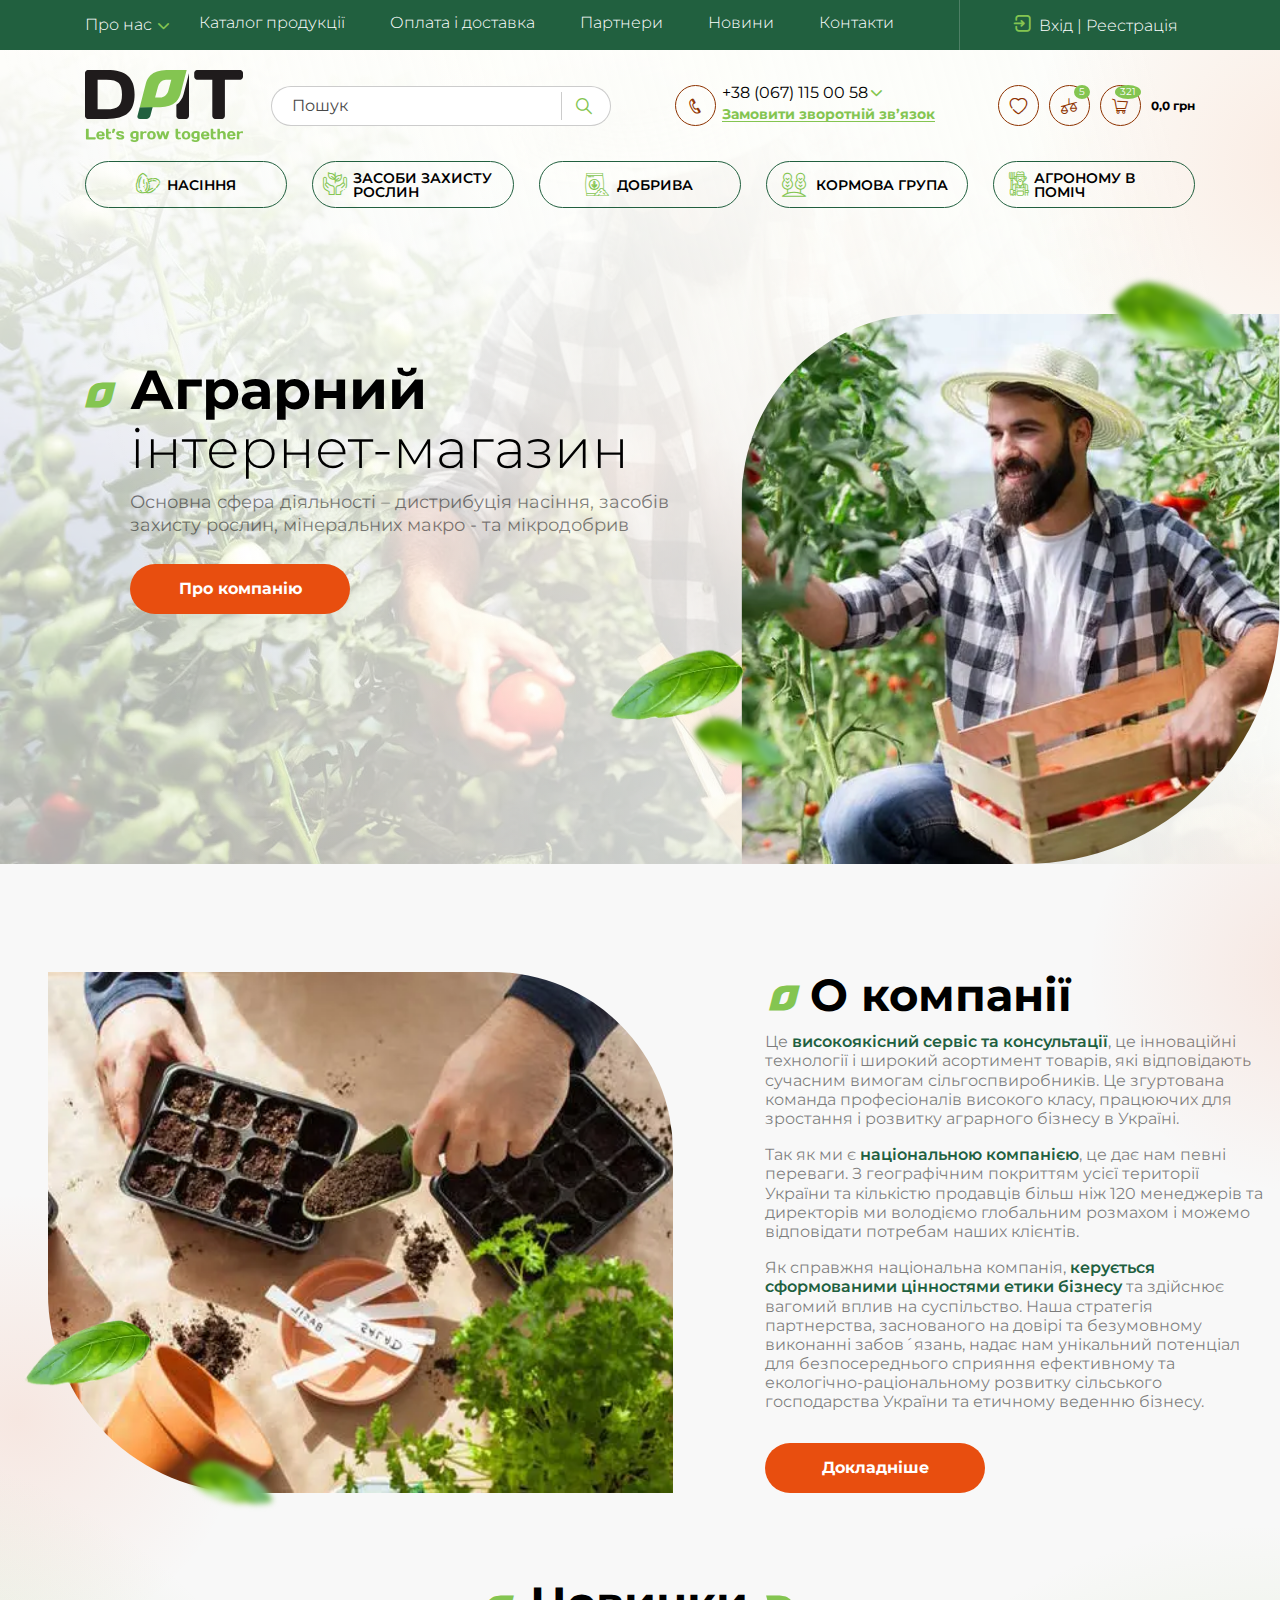
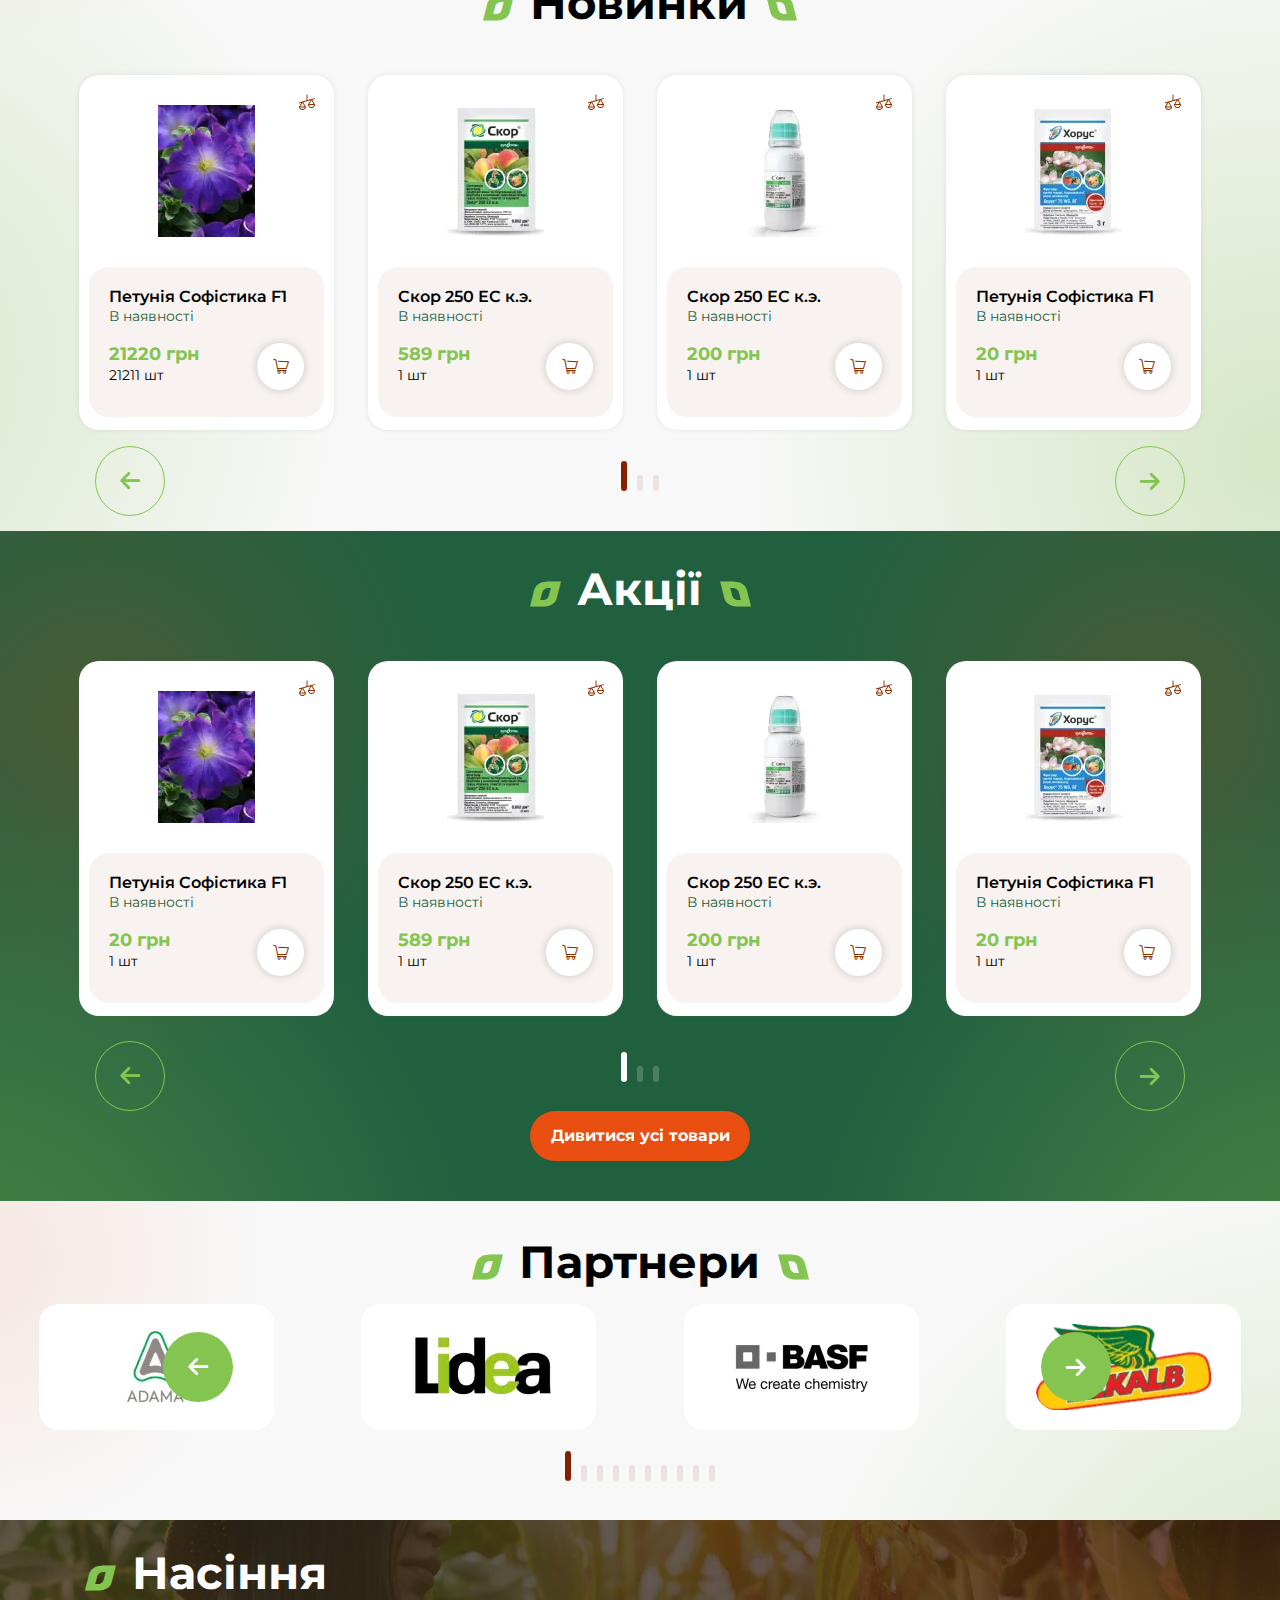
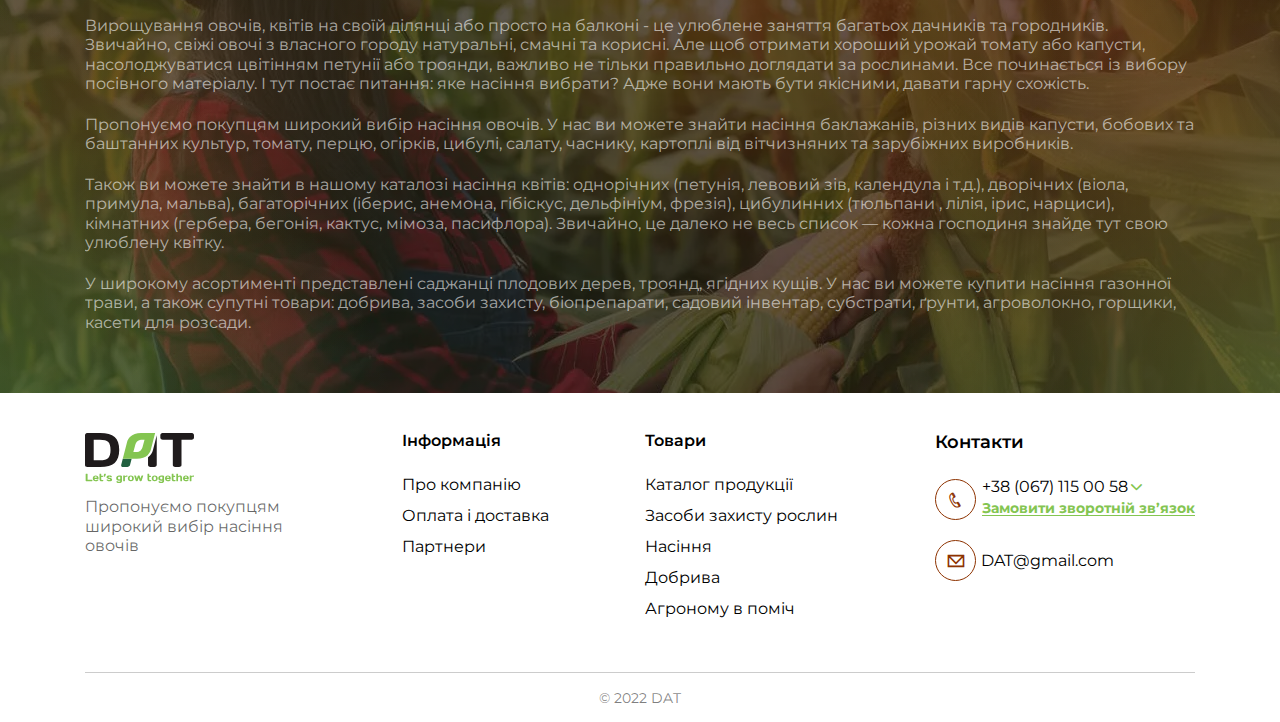
<file: index.html>
<!DOCTYPE html>
<html lang="uk">

<head>
    <meta charset="UTF-8">
    <meta http-equiv="X-UA-Compatible" content="IE=edge">
    <meta name="viewport" content="width=device-width, initial-scale=1.0, maximum-scale=1.0, user-scalable=no">
    <meta name="description" content="">
    <meta name="keywords" content="">
    <meta name="robots" content="index,follow">
    <link rel="apple-touch-icon" sizes="180x180" href="apple-touch-icon.png">
    <link rel="icon" type="image/png" sizes="32x32" href="favicon-32x32.png">
    <link rel="icon" type="image/png" sizes="16x16" href="favicon-16x16.png">
    <link rel="manifest" href="site.webmanifest">
    <link rel="stylesheet" href="css/style.min.css?_v=20230716213202">
    <link rel="stylesheet" href="css/index.min.css?_v=20230716213202">
    <title>DAT Let's grow together</title>
</head>

<body>
    <div class="wrapper">
        <aside class="sidebar">
            <div class="sidebar__body">
                <div class="sidebar__row-upper">
                    <div class="sidebar__logo">
                        <img src="img/svg/logo-w.svg" alt="">
                    </div>
                    <div class="sidebar__row-upper-right-content">
                        <div class="sidebar__button-wrap">
                            <div class="sidebar__scales-counter">0</div>
                            <button type="button" class="sidebar__scales-button icon-scales"
                                aria-label="Додадти до порівнянь"></button>
                        </div>
                        <div class="sidebar__button-wrap">
                            <div class="sidebar__cart-counter">0</div>
                            <button type="button" class="sidebar__cart-button icon-cart"
                                aria-label="Додадти до корзини"></button>
                        </div>
                        <div class="sidebar__money-counter">0,0 грн</div>
                    </div>
                </div>
                <div class="sidebar__row-lower">
                    <button type="button" class="sidebar__favorites-button icon-heart"
                        aria-label="Відкрити обране"></button>
                    <form action="#" method="GET" class="sidebar__search-form">
                        <input type="text" name="search" placeholder="Пошук" class="sidebar__search-input">
                        <button type="submit" class="sidebar__submit-button icon-loupe"></button>
                    </form>
                </div>
                <address class="sidebar__callback">
                    <button type="button" class="sidebar__call-button icon-phone" aria-label="Зробити звонок"></button>
                    <div class="sidebar__tel-wrap">
                        <a href="tel:+380671150058" class="sidebar__tel-link">+38 (067) 115 00 58</a>
                        <button type="button" class="sidebar__expand-tel-button icon-arrow"
                            aria-label="Росширити меню з телефонами"></button>
                        <ul class="sidebar__tel-items">
                            <li class="sidebar__tel-item">
                                <a href="tel:+380501150058" class="sidebar__tel-link">+38 (050) 115 00 58</a>
                            </li>
                            <li class="sidebar__tel-item">
                                <a href="tel:+380671150058" class="sidebar__tel-link">+38 (067) 115 00 58</a>
                            </li>
                        </ul>
                        <a href="" class="sidebar__callback-link">Замовити зворотній зв’язок</a>
                    </div>
                </address>
                <nav class="sidebar__nav">
                    <ul class="sidebar__nav-items">
                        <li class="sidebar__nav-item">
                            <a href="" class="sidebar__nav-item-link">Про компанію</a>
                        </li>
                        <li class="sidebar__nav-item">
                            <a href="./catalog-plants.html" class="sidebar__nav-item-link">Каталог продукції</a>
                        </li>
                        <li class="sidebar__nav-item">
                            <a href="" class="sidebar__nav-item-link">Оплата і доставка</a>
                        </li>
                        <li class="sidebar__nav-item">
                            <a href="" class="sidebar__nav-item-link">Партнери</a>
                        </li>
                        <li class="sidebar__nav-item">
                            <a href="" class="sidebar__nav-item-link">Контакти</a>
                        </li>
                    </ul>
                </nav>
            </div>
        </aside>
        <div class="popup">
            <div class="popup__cart cart">
                <div class="cart__wrap">
                    <button type="button" class="cart__close-button" aria-label="Зачинити корзину">
                        <img src="img/svg/close-light.svg" alt="">
                    </button>
                    <div class="cart__body">
                        <div class="cart__gradient-left"></div>
                        <div class="cart__gradient-right"></div>
                        <div class="cart__gradient-green"></div>
                        <div class="cart__content">
                            <div class="cart__header">
                                <h3 class="cart__title icon-leaf">Кошик <span class="icon-leaf"></span></h3>
                            </div>
                            <div class="cart__main">
                                <article class="cart__product">
                                    <h4 class="cart__product-label">
                                        <a href="./catalog-plants.html" class="cart__product-label-link">
                                            Гербіцид Комманд®, <span>ФМС УКРАЇНА</span>
                                        </a>
                                    </h4>
                                    <div class="cart__product-left-wrap">
                                        <div class="cart__product-image-wrap">
                                            <picture><source srcset="img/prod1.webp" type="image/webp"><img src="img/prod1.jpg" alt=""></picture>
                                        </div>
                                        <div class="cart__product-info-wrap">
                                            <div class="cart__product-price">7814,63 грн</div>
                                            <div class="cart__product-quantity">Ціна за 5 л</div>
                                            <div class="cart__product-manufacturer-label">Виробник</div>
                                            <div class="cart__product-manufacturer">
                                                <picture><source srcset="img/manf-1.webp" type="image/webp"><img src="img/manf-1.png" alt=""></picture>
                                                <span>ФМС Украина</span>
                                            </div>
                                        </div>
                                    </div>
                                    <div class="cart__product-selectors-wrap">
                                        <ul class="cart__product-capacity-selector-items">
                                            <li class="cart__product-capacity-selector-item">
                                                <input type="radio" id="capacity_5l" value="5л" name="canister" checked>
                                                <label for="capacity_5l">Канистра 5л</label>
                                            </li>
                                            <li class="cart__product-capacity-selector-item">
                                                <input type="radio" id="capacity_10l" value="10л" name="canister">
                                                <label for="capacity_10l">Канистра 10л</label>
                                            </li>
                                            <li class="cart__product-capacity-selector-item">
                                                <input type="radio" id="capacity_20l" value="20л" name="canister">
                                                <label for="capacity_20l">Канистра 20л</label>
                                            </li>
                                            <li class="cart__product-capacity-selector-item">
                                                <input type="radio" id="capacity_50l" value="50л" name="canister">
                                                <label for="capacity_50l">Канистра 50л</label>
                                            </li>
                                            <li class="cart__product-capacity-selector-item-expand">
                                                <button type="button" class="cart__product-capacity-selector-item-expand-button icon-arrow" aria-label="Відкрити\закрити меню вибір ємності"></button>
                                            </li>
                                        </ul>
                                        <div class="cart__product-quantity-selector">
                                            <span class="cart__product-quantity-selector-label">Кількість</span>
                                            <div class="cart__product-quantity-selector-actions">
                                                <button type="button" class="cart__product-quantity-selector-add-button" aria-label="Додати кількість">+</button>
                                                <input type="number" name="cart_product-quantity" id="cart_product-quantity" min="1" max="99" value="1" aria-label="Поле введення кількості">
                                                <button type="button" class="cart__product-quantity-selector-reduce-button" aria-label="відняти кількість">-</button>
                                            </div>
                                        </div>
                                    </div>
                                </article>
                            </div>
                            <div class="cart__footer">
                                <button type="button" class="cart__footer-close-button icon-cart">Продовжити покупки</button>
                                <a href="./order.html" class="cart__checkout-link icon-table">Оформити заказ</a>
                            </div>
                        </div>
                    </div>
                </div>
            </div>
        </div>
        <header class="header">
            <div class="header__container">
                <div class="header__content">
                    <nav class="header__nav">
                        <ul class="header__nav-items">
                            <li class="header__nav-item">
                                <button type="button" class="header__about-item-expand-button icon-arrow">Про
                                    нас</button>
                                <ul class="header__about-items">
                                    <li class="header__about-item">
                                        <a href="" class="header__about-item-link">Наша команда</a>
                                    </li>
                                    <li class="header__about-item">
                                        <a href="" class="header__about-item-link">Партнери</a>
                                    </li>
                                    <li class="header__about-item">
                                        <a href="" class="header__about-item-link">Договір</a>
                                    </li>
                                </ul>
                            </li>
                            <li class="header__nav-item">
                                <a href="./catalog-plants.html" class="header__nav-item-link">Каталог продукції</a>
                            </li>
                            <li class="header__nav-item">
                                <a href="" class="header__nav-item-link">Оплата і доставка</a>
                            </li>
                            <li class="header__nav-item">
                                <a href="" class="header__nav-item-link">Партнери</a>
                            </li>
                            <li class="header__nav-item">
                                <a href="" class="header__nav-item-link">Новини</a>
                            </li>
                            <li class="header__nav-item">
                                <a href="" class="header__nav-item-link">Контакти</a>
                            </li>
                        </ul>
                    </nav>
                    <button type="button" class="header__login-button icon-log-out">Вхід | Реестрація</button>
                    <div class="header__menu-button-wrap">
                        <button type="button" class="header__menu-button"
                            aria-label="Відкрити чи закрити сайд меню"></button>
                        <div class="header__menu-button-animation anim">
                            <div class="anim__line anim__line-1" id="anim_1"></div>
                            <div class="anim__line anim__line-2" id="anim_2"></div>
                            <div class="anim__line anim__line-3" id="anim_3"></div>
                            <div class="anim__line anim__line-4" id="anim_4"></div>
                            <div class="anim__circle anim__circle-1" id="anim_5"></div>
                            <div class="anim__circle anim__circle-2" id="anim_6"></div>
                            <div class="anim__circle anim__circle-3" id="anim_7"></div>
                            <div class="anim__circle anim__circle-4" id="anim_8"></div>
                        </div>
                    </div>
                </div>
            </div>
        </header>
        <main class="main">
            <div class="main__firstscreen-background-wrap">
                <div class="main__head">
                    <div class="main-head__container">
                        <div class="main__logo">
                            <img src="img/svg/logo-b.svg" alt="">
                        </div>
                        <div class="main__form-search-wrap">
                            <form action="#" method="GET" class="main__search-form">
                                <input type="text" name="search" placeholder="Пошук" class="main__search-input">
                                <button type="submit" class="main__submit-button icon-loupe"
                                    aria-label="Почати пошук"></button>
                            </form>
                        </div>
                        <address class="main__callback">
                            <button type="button" class="main__call-button icon-phone"
                                aria-label="Зробити звонок"></button>
                            <div class="main__tel-wrap">
                                <a href="tel:+380671150058" class="main__tel-link">+38 (067) 115 00 58</a>
                                <button type="button" class="main__expand-tel-button icon-arrow"
                                    aria-label="Росширити меню с телефонними номерами"></button>
                                <ul class="main__tel-items">
                                    <li class="main__tel-item">
                                        <a href="tel:+380501150058" class="main__tel-link">+38 (050) 115 00 58</a>
                                    </li>
                                    <li class="main__tel-item">
                                        <a href="tel:+380671150058" class="main__tel-link">+38 (067) 115 00 58</a>
                                    </li>
                                </ul>
                                <a href="" class="main__callback-link">Замовити зворотній зв’язок</a>
                            </div>
                        </address>
                        <div class="main__row-upper-right-content">
                            <div class="main__button-wrap">
                                <button type="button" class="main__favorites-button icon-heart"
                                    aria-label="Відкрити обране"></button>
                            </div>
                            <div class="main__button-wrap">
                                <div class="main__scales-counter">5</div>
                                <button type="button" class="main__scales-button icon-scales"
                                    aria-label="Відкрити меню порівнянь"></button>
                            </div>
                            <div class="main__button-wrap">
                                <div class="main__cart-counter">321</div>
                                <button type="button" class="main__cart-button icon-cart"
                                    aria-label="Відкрити корзину"></button>
                            </div>
                            <div class="main__money-counter">0,0 грн</div>
                        </div>
                    </div>
                </div>
                <div class="main__categories categories">
                    <div class="categories__container">
                        <ul class="categories__items">
                            <li class="categories__item">
                                <a href="" class="categories__item-link icon-seeds">Насіння</a>
                                <button type="button" class="categories__expand-button" id="catBtn_1"
                                    aria-label="Росширити меню з категоріями">
                                    <span class="icon-arrow"></span>
                                </button>
                            </li>
                            <li class="categories__item">
                                <a href="./catalog-plants.html" class="categories__item-link icon-sapling">Засоби
                                    захисту рослин</a>
                            </li>
                            <li class="categories__item">
                                <a href="" class="categories__item-link icon-pack">Добрива</a>
                            </li>
                            <li class="categories__item">
                                <a href="" class="categories__item-link icon-trees">кормова група</a>
                            </li>
                            <li class="categories__item">
                                <a href="" class="categories__item-link icon-farmer">Агроному в поміч</a>
                            </li>
                        </ul>
                    </div>
                </div>
                <section class="main__firstscreen firstscreen">
                    <div class="firstscreen__container">
                        <h1 class="firstscreen__title icon-leaf"><span>Аграрний</span> інтернет-магазин</h1>
                        <div class="firstscreen__text">Основна сфера діяльності – дистрибуція насіння, засобів захисту
                            рослин, мінеральних макро - та мікродобрив</div>
                        <div class="firstscreen__image-wrap">
                            <div class="firstscreen__image-main">
                                <picture>
                                    <source srcset="img/bg-alt.webp" type="image/webp" media="(min-width: 675px)">
                                    <source srcset="img/bg-alt-w500.webp" type="image/webp" media="(max-width: 674px)">
                                    <img src="img/bg-alt.jpg" alt="">
                                </picture>
                            </div>
                            <div class="firstscreen__image-leaf-1">
                                <picture>
                                    <source srcset="img/leaf.webp" type="image/webp"><img src="img/leaf.png" alt="">
                                </picture>
                            </div>
                            <div class="firstscreen__image-leaf-2">
                                <picture>
                                    <source srcset="img/leaf.webp" type="image/webp"><img src="img/leaf.png" alt="">
                                </picture>
                            </div>
                            <div class="firstscreen__image-leaf-3">
                                <picture>
                                    <source srcset="img/leaf.webp" type="image/webp"><img src="img/leaf.png" alt="">
                                </picture>
                            </div>
                        </div>
                        <div class="firstscreen__link-wrap">
                            <a href="" class="firstscreen__link">Про компанію</a>
                        </div>
                    </div>
                </section>
                <div class="main__background">
                    <picture>
                        <source srcset="img/bg-w500.webp" type="image/webp" media="(max-width: 674px)">
                        <source srcset="img/bg.webp" type="image/webp" media="(min-width: 675px)">
                        <img src="img/bg.jpg" alt="">
                    </picture>
                </div>
            </div>
            <section class="main__about about">
                <div class="about__gradient-1"></div>
                <div class="about__gradient-2"></div>
                <div class="about__container">
                    <div class="about__image-wrap">
                        <div class="about__image-main">
                            <picture>
                                <source srcset="img/agro.webp" type="image/webp">
                                <img src="img/agro.jpg" alt="" loading="lazy">
                            </picture>
                        </div>
                        <div class="about__image-leaf-1">
                            <picture>
                                <source srcset="img/leaf.webp" type="image/webp">
                                <img src="img/leaf.png" alt="" loading="lazy">
                            </picture>
                        </div>
                        <div class="about__image-leaf-2">
                            <picture>
                                <source srcset="img/leaf.webp" type="image/webp">
                                <img src="img/leaf.png" alt="" loading="lazy">
                            </picture>
                        </div>
                    </div>
                    <div class="about__content">
                        <h2 class="about__title icon-leaf">О компанії</h2>
                        <div class="about__text">
                            <p>Це <strong>високоякісний сервіс та консультації</strong>, це інноваційні технології і
                                широкий асортимент товарів, які відповідають сучасним вимогам сільгоспвиробників. Це
                                згуртована команда професіоналів високого класу, працюючих для зростання і розвитку
                                аграрного бізнесу в Україні.</p>
                            <p>Так як ми є <strong>національною компанією</strong>, це дає нам певні переваги. З
                                географічним покриттям усієї території України та кількістю продавців більш ніж 120
                                менеджерів та директорів ми володіємо глобальним розмахом і можемо відповідати потребам
                                наших клієнтів.</p>
                            <p>Як справжня національна компанія, <strong>керується сформованими цінностями етики
                                    бізнесу</strong> та здійснює вагомий вплив на суспільство. Наша стратегія
                                партнерства, заснованого на довірі та безумовному виконанні забов´язань, надає нам
                                унікальний потенціал для безпосереднього сприяння ефективному та
                                екологічно-раціональному розвитку сільського господарства України та етичному веденню
                                бізнесу.</p>
                        </div>
                        <div class="about__link-wrap">
                            <a href="" class="about__link">Докладніше</a>
                        </div>
                    </div>
                </div>
            </section>
            <section class="main__novelties novelties">
                <div class="novelties__gradient-1"></div>
                <div class="novelties__gradient-2"></div>
                <div class="novelties__container">
                    <h2 class="novelties__title icon-leaf">Новинки <span class="icon-leaf"></span></h2>
                    <div class="novelties__slider swiper">
                        <div class="novelties__slider-items swiper-wrapper">
                            <div class="novelties__item swiper-slide">
                                <article class="novelties__product">
                                    <div class="novelties__product-image-wrap">
                                        <a href="./prod-card.html" class="novelties__product-image-link">
                                            <picture>
                                                <source srcset="img/prod1.webp" type="image/webp">
                                                <img src="img/prod1.jpg" alt="">
                                            </picture>
                                        </a>
                                    </div>
                                    <button type="button" class="novelties__product-scales-button icon-scales"
                                        aria-label="Додадти до порівнянь"></button>
                                    <div class="novelties__product-description-wrap">
                                        <h3 class="novelties__product-label"><a href=""
                                                class="novelties__product-link">Петунія Софістика F1</a></h3>
                                        <div class="novelties__product-availability">В наявності</div>
                                        <div class="novelties__product-lower-section">
                                            <div class="novelties__product-price-and-quantity-wrap">
                                                <div class="novelties__product-price">21220 грн</div>
                                                <div class="novelties__product-quantity">21211 шт</div>
                                            </div>
                                            <button type="button" aria-label="Додадти до корзини"
                                                class="novelties__product-add-to-cart-button icon-cart"></button>
                                        </div>
                                    </div>
                                </article>
                            </div>
                            <div class="novelties__item swiper-slide">
                                <article class="novelties__product">
                                    <div class="novelties__product-image-wrap">
                                        <a href="./prod-card.html" class="novelties__product-image-link">
                                            <picture>
                                                <source srcset="img/prod4.webp" type="image/webp">
                                                <img src="img/prod4.png" alt="">
                                            </picture>
                                        </a>
                                    </div>
                                    <button type="button" class="novelties__product-scales-button icon-scales"
                                        aria-label="Додадти до порівнянь"></button>
                                    <div class="novelties__product-description-wrap">
                                        <h3 class="novelties__product-label"><a href=""
                                                class="novelties__product-link">Скор 250 ЕС к.э.</a></h3>
                                        <div class="novelties__product-availability">В наявності</div>
                                        <div class="novelties__product-lower-section">
                                            <div class="novelties__product-price-and-quantity-wrap">
                                                <div class="novelties__product-price">589 грн</div>
                                                <div class="novelties__product-quantity">1 шт</div>
                                            </div>
                                            <button type="button" aria-label="Додадти до корзини"
                                                class="novelties__product-add-to-cart-button icon-cart"></button>
                                        </div>
                                    </div>
                                </article>
                            </div>
                            <div class="novelties__item swiper-slide">
                                <article class="novelties__product">
                                    <div class="novelties__product-image-wrap">
                                        <a href="./prod-card.html" class="novelties__product-image-link">
                                            <picture>
                                                <source srcset="img/prod2.webp" type="image/webp">
                                                <img src="img/prod2.png" alt="">
                                            </picture>
                                        </a>
                                    </div>
                                    <button type="button" class="novelties__product-scales-button icon-scales"
                                        aria-label="Додадти до порівнянь"></button>
                                    <div class="novelties__product-description-wrap">
                                        <h3 class="novelties__product-label"><a href=""
                                                class="novelties__product-link">Скор 250 ЕС к.э.</a></h3>
                                        <div class="novelties__product-availability">В наявності</div>
                                        <div class="novelties__product-lower-section">
                                            <div class="novelties__product-price-and-quantity-wrap">
                                                <div class="novelties__product-price">200 грн</div>
                                                <div class="novelties__product-quantity">1 шт</div>
                                            </div>
                                            <button type="button" aria-label="Додадти до корзини"
                                                class="novelties__product-add-to-cart-button icon-cart"></button>
                                        </div>
                                    </div>
                                </article>
                            </div>
                            <div class="novelties__item swiper-slide">
                                <article class="novelties__product">
                                    <div class="novelties__product-image-wrap">
                                        <a href="./prod-card.html" class="novelties__product-image-link">
                                            <picture>
                                                <source srcset="img/prod3.webp" type="image/webp">
                                                <img src="img/prod3.png" alt="">
                                            </picture>
                                        </a>
                                    </div>
                                    <button type="button" class="novelties__product-scales-button icon-scales"
                                        aria-label="Додадти до порівнянь"></button>
                                    <div class="novelties__product-description-wrap">
                                        <h3 class="novelties__product-label"><a href=""
                                                class="novelties__product-link">Петунія Софістика F1</a></h3>
                                        <div class="novelties__product-availability">В наявності</div>
                                        <div class="novelties__product-lower-section">
                                            <div class="novelties__product-price-and-quantity-wrap">
                                                <div class="novelties__product-price">20 грн</div>
                                                <div class="novelties__product-quantity">1 шт</div>
                                            </div>
                                            <button type="button" aria-label="Додадти до корзини"
                                                class="novelties__product-add-to-cart-button icon-cart"></button>
                                        </div>
                                    </div>
                                </article>
                            </div>
                            <div class="novelties__item swiper-slide">
                                <article class="novelties__product">
                                    <div class="novelties__product-image-wrap">
                                        <a href="./prod-card.html" class="novelties__product-image-link">
                                            <picture>
                                                <source srcset="img/prod1.webp" type="image/webp">
                                                <img src="img/prod1.jpg" alt="">
                                            </picture>
                                        </a>
                                    </div>
                                    <button type="button" class="novelties__product-scales-button icon-scales"
                                        aria-label="Додадти до порівнянь"></button>
                                    <div class="novelties__product-description-wrap">
                                        <h3 class="novelties__product-label"><a href=""
                                                class="novelties__product-link">Петунія Софістика F1</a></h3>
                                        <div class="novelties__product-availability">В наявності</div>
                                        <div class="novelties__product-lower-section">
                                            <div class="novelties__product-price-and-quantity-wrap">
                                                <div class="novelties__product-price">20 грн</div>
                                                <div class="novelties__product-quantity">1 шт</div>
                                            </div>
                                            <button type="button" aria-label="Додадти до корзини"
                                                class="novelties__product-add-to-cart-button icon-cart"></button>
                                        </div>
                                    </div>
                                </article>
                            </div>
                            <div class="novelties__item swiper-slide">
                                <article class="novelties__product">
                                    <div class="novelties__product-image-wrap">
                                        <a href="./prod-card.html" class="novelties__product-image-link">
                                            <picture>
                                                <source srcset="img/prod4.webp" type="image/webp">
                                                <img src="img/prod4.png" alt="">
                                            </picture>
                                        </a>
                                    </div>
                                    <button type="button" class="novelties__product-scales-button icon-scales"
                                        aria-label="Додадти до порівнянь"></button>
                                    <div class="novelties__product-description-wrap">
                                        <h3 class="novelties__product-label"><a href=""
                                                class="novelties__product-link">Скор 250 ЕС к.э.</a></h3>
                                        <div class="novelties__product-availability">В наявності</div>
                                        <div class="novelties__product-lower-section">
                                            <div class="novelties__product-price-and-quantity-wrap">
                                                <div class="novelties__product-price">589 грн</div>
                                                <div class="novelties__product-quantity">1 шт</div>
                                            </div>
                                            <button type="button" aria-label="Додадти до корзини"
                                                class="novelties__product-add-to-cart-button icon-cart"></button>
                                        </div>
                                    </div>
                                </article>
                            </div>
                            <div class="novelties__item swiper-slide">
                                <article class="novelties__product">
                                    <div class="novelties__product-image-wrap">
                                        <a href="./prod-card.html" class="novelties__product-image-link">
                                            <picture>
                                                <source srcset="img/prod2.webp" type="image/webp">
                                                <img src="img/prod2.png" alt="">
                                            </picture>
                                        </a>
                                    </div>
                                    <button type="button" class="novelties__product-scales-button icon-scales"
                                        aria-label="Додадти до порівнянь"></button>
                                    <div class="novelties__product-description-wrap">
                                        <h3 class="novelties__product-label"><a href=""
                                                class="novelties__product-link">Скор 250 ЕС к.э.</a></h3>
                                        <div class="novelties__product-availability">В наявності</div>
                                        <div class="novelties__product-lower-section">
                                            <div class="novelties__product-price-and-quantity-wrap">
                                                <div class="novelties__product-price">200 грн</div>
                                                <div class="novelties__product-quantity">1 шт</div>
                                            </div>
                                            <button type="button" aria-label="Додадти до корзини"
                                                class="novelties__product-add-to-cart-button icon-cart"></button>
                                        </div>
                                    </div>
                                </article>
                            </div>
                            <div class="novelties__item swiper-slide">
                                <article class="novelties__product">
                                    <div class="novelties__product-image-wrap">
                                        <a href="./prod-card.html" class="novelties__product-image-link">
                                            <picture>
                                                <source srcset="img/prod3.webp" type="image/webp">
                                                <img src="img/prod3.png" alt="">
                                            </picture>
                                        </a>
                                    </div>
                                    <button type="button" class="novelties__product-scales-button icon-scales"
                                        aria-label="Додадти до порівнянь"></button>
                                    <div class="novelties__product-description-wrap">
                                        <h3 class="novelties__product-label"><a href=""
                                                class="novelties__product-link">Петунія Софістика F1</a></h3>
                                        <div class="novelties__product-availability">В наявності</div>
                                        <div class="novelties__product-lower-section">
                                            <div class="novelties__product-price-and-quantity-wrap">
                                                <div class="novelties__product-price">20 грн</div>
                                                <div class="novelties__product-quantity">1 шт</div>
                                            </div>
                                            <button type="button" aria-label="Додадти до корзини"
                                                class="novelties__product-add-to-cart-button icon-cart"></button>
                                        </div>
                                    </div>
                                </article>
                            </div>
                            <div class="novelties__item swiper-slide">
                                <article class="novelties__product">
                                    <div class="novelties__product-image-wrap">
                                        <a href="./prod-card.html" class="novelties__product-image-link">
                                            <picture>
                                                <source srcset="img/prod1.webp" type="image/webp">
                                                <img src="img/prod1.jpg" alt="">
                                            </picture>
                                        </a>
                                    </div>
                                    <button type="button" class="novelties__product-scales-button icon-scales"
                                        aria-label="Додадти до порівнянь"></button>
                                    <div class="novelties__product-description-wrap">
                                        <h3 class="novelties__product-label"><a href=""
                                                class="novelties__product-link">Петунія Софістика F1</a></h3>
                                        <div class="novelties__product-availability">В наявності</div>
                                        <div class="novelties__product-lower-section">
                                            <div class="novelties__product-price-and-quantity-wrap">
                                                <div class="novelties__product-price">20 грн</div>
                                                <div class="novelties__product-quantity">1 шт</div>
                                            </div>
                                            <button type="button" aria-label="Додадти до корзини"
                                                class="novelties__product-add-to-cart-button icon-cart"></button>
                                        </div>
                                    </div>
                                </article>
                            </div>
                            <div class="novelties__item swiper-slide">
                                <article class="novelties__product">
                                    <div class="novelties__product-image-wrap">
                                        <a href="./prod-card.html" class="novelties__product-image-link">
                                            <picture>
                                                <source srcset="img/prod4.webp" type="image/webp">
                                                <img src="img/prod4.png" alt="">
                                            </picture>
                                        </a>
                                    </div>
                                    <button type="button" class="novelties__product-scales-button icon-scales"
                                        aria-label="Додадти до порівнянь"></button>
                                    <div class="novelties__product-description-wrap">
                                        <h3 class="novelties__product-label"><a href=""
                                                class="novelties__product-link">Скор 250 ЕС к.э.</a></h3>
                                        <div class="novelties__product-availability">В наявності</div>
                                        <div class="novelties__product-lower-section">
                                            <div class="novelties__product-price-and-quantity-wrap">
                                                <div class="novelties__product-price">589 грн</div>
                                                <div class="novelties__product-quantity">1 шт</div>
                                            </div>
                                            <button type="button" aria-label="Додадти до корзини"
                                                class="novelties__product-add-to-cart-button icon-cart"></button>
                                        </div>
                                    </div>
                                </article>
                            </div>
                            <div class="novelties__item swiper-slide">
                                <article class="novelties__product">
                                    <div class="novelties__product-image-wrap">
                                        <a href="./prod-card.html" class="novelties__product-image-link">
                                            <picture>
                                                <source srcset="img/prod2.webp" type="image/webp">
                                                <img src="img/prod2.png" alt="">
                                            </picture>
                                        </a>
                                    </div>
                                    <button type="button" class="novelties__product-scales-button icon-scales"
                                        aria-label="Додадти до порівнянь"></button>
                                    <div class="novelties__product-description-wrap">
                                        <h3 class="novelties__product-label"><a href=""
                                                class="novelties__product-link">Скор 250 ЕС к.э.</a></h3>
                                        <div class="novelties__product-availability">В наявності</div>
                                        <div class="novelties__product-lower-section">
                                            <div class="novelties__product-price-and-quantity-wrap">
                                                <div class="novelties__product-price">200 грн</div>
                                                <div class="novelties__product-quantity">1 шт</div>
                                            </div>
                                            <button type="button" aria-label="Додадти до корзини"
                                                class="novelties__product-add-to-cart-button icon-cart"></button>
                                        </div>
                                    </div>
                                </article>
                            </div>
                            <div class="novelties__item swiper-slide">
                                <article class="novelties__product">
                                    <div class="novelties__product-image-wrap">
                                        <a href="./prod-card.html" class="novelties__product-image-link">
                                            <picture>
                                                <source srcset="img/prod3.webp" type="image/webp">
                                                <img src="img/prod3.png" alt="">
                                            </picture>
                                        </a>
                                    </div>
                                    <button type="button" class="novelties__product-scales-button icon-scales"
                                        aria-label="Додадти до порівнянь"></button>
                                    <div class="novelties__product-description-wrap">
                                        <h3 class="novelties__product-label"><a href=""
                                                class="novelties__product-link">Петунія Софістика F1</a></h3>
                                        <div class="novelties__product-availability">В наявності</div>
                                        <div class="novelties__product-lower-section">
                                            <div class="novelties__product-price-and-quantity-wrap">
                                                <div class="novelties__product-price">20 грн</div>
                                                <div class="novelties__product-quantity">1 шт</div>
                                            </div>
                                            <button type="button" aria-label="Додадти до корзини"
                                                class="novelties__product-add-to-cart-button icon-cart"></button>
                                        </div>
                                    </div>
                                </article>
                            </div>
                        </div>
                    </div>
                    <div class="novelties__pagination swiper-pagination"></div>
                    <div class="novelties__button-prev icon-arrow-line swiper-button-prev"></div>
                    <div class="novelties__button-next icon-arrow-line swiper-button-next"></div>
                </div>
            </section>
            <section class="main__promotion promotion">
                <div class="promotion__gradient-orange-1"></div>
                <div class="promotion__gradient-orange-2"></div>
                <div class="promotion__gradient-green-1"></div>
                <div class="promotion__gradient-green-2"></div>
                <div class="promotion__container">
                    <h2 class="promotion__title icon-leaf">Акції <span class="icon-leaf"></span></h2>
                    <div class="promotion__slider swiper">
                        <div class="promotion__slider-items swiper-wrapper">
                            <div class="promotion__item swiper-slide">
                                <article class="promotion__product">
                                    <div class="promotion__product-image-wrap">
                                        <a href="./prod-card.html" class="promotion__product-image-link">
                                            <picture>
                                                <source srcset="img/prod1.webp" type="image/webp">
                                                <img src="img/prod1.jpg" alt="" loading="lazy">
                                            </picture>
                                        </a>
                                    </div>
                                    <button type="button" class="promotion__product-scales-button icon-scales"
                                        aria-label="Додадти до порівнянь"></button>
                                    <div class="promotion__product-description-wrap">
                                        <h3 class="promotion__product-label"><a href=""
                                                class="promotion__product-link">Петунія Софістика F1</a></h3>
                                        <div class="promotion__product-availability">В наявності</div>
                                        <div class="promotion__product-lower-section">
                                            <div class="promotion__product-price-and-quantity-wrap">
                                                <div class="promotion__product-price">20 грн</div>
                                                <div class="promotion__product-quantity">1 шт</div>
                                            </div>
                                            <button type="button"
                                                class="promotion__product-add-to-cart-button icon-cart"
                                                aria-label="Додадти до корзини"></button>
                                        </div>
                                    </div>
                                </article>
                            </div>
                            <div class="promotion__item swiper-slide">
                                <article class="promotion__product">
                                    <div class="promotion__product-image-wrap">
                                        <a href="./prod-card.html" class="promotion__product-image-link">
                                            <picture>
                                                <source srcset="img/prod4.webp" type="image/webp">
                                                <img src="img/prod4.png" alt="" loading="lazy">
                                            </picture>
                                        </a>
                                    </div>
                                    <button type="button" class="promotion__product-scales-button icon-scales"
                                        aria-label="Додадти до порівнянь"></button>
                                    <div class="promotion__product-description-wrap">
                                        <h3 class="promotion__product-label"><a href=""
                                                class="promotion__product-link">Скор 250 ЕС к.э.</a></h3>
                                        <div class="promotion__product-availability">В наявності</div>
                                        <div class="promotion__product-lower-section">
                                            <div class="promotion__product-price-and-quantity-wrap">
                                                <div class="promotion__product-price">589 грн</div>
                                                <div class="promotion__product-quantity">1 шт</div>
                                            </div>
                                            <button type="button"
                                                class="promotion__product-add-to-cart-button icon-cart"
                                                aria-label="Додадти до корзини"></button>
                                        </div>
                                    </div>
                                </article>
                            </div>
                            <div class="promotion__item swiper-slide">
                                <article class="promotion__product">
                                    <div class="promotion__product-image-wrap">
                                        <a href="./prod-card.html" class="promotion__product-image-link">
                                            <picture>
                                                <source srcset="img/prod2.webp" type="image/webp">
                                                <img src="img/prod2.png" alt="" loading="lazy">
                                            </picture>
                                        </a>
                                    </div>
                                    <button type="button" class="promotion__product-scales-button icon-scales"
                                        aria-label="Додадти до порівнянь"></button>
                                    <div class="promotion__product-description-wrap">
                                        <h3 class="promotion__product-label"><a href=""
                                                class="promotion__product-link">Скор 250 ЕС к.э.</a></h3>
                                        <div class="promotion__product-availability">В наявності</div>
                                        <div class="promotion__product-lower-section">
                                            <div class="promotion__product-price-and-quantity-wrap">
                                                <div class="promotion__product-price">200 грн</div>
                                                <div class="promotion__product-quantity">1 шт</div>
                                            </div>
                                            <button type="button"
                                                class="promotion__product-add-to-cart-button icon-cart"
                                                aria-label="Додадти до корзини"></button>
                                        </div>
                                    </div>
                                </article>
                            </div>
                            <div class="promotion__item swiper-slide">
                                <article class="promotion__product">
                                    <div class="promotion__product-image-wrap">
                                        <a href="./prod-card.html" class="promotion__product-image-link">
                                            <picture>
                                                <source srcset="img/prod3.webp" type="image/webp">
                                                <img src="img/prod3.png" alt="" loading="lazy">
                                            </picture>
                                        </a>
                                    </div>
                                    <button type="button" class="promotion__product-scales-button icon-scales"
                                        aria-label="Додадти до порівнянь"></button>
                                    <div class="promotion__product-description-wrap">
                                        <h3 class="promotion__product-label"><a href=""
                                                class="promotion__product-link">Петунія Софістика F1</a></h3>
                                        <div class="promotion__product-availability">В наявності</div>
                                        <div class="promotion__product-lower-section">
                                            <div class="promotion__product-price-and-quantity-wrap">
                                                <div class="promotion__product-price">20 грн</div>
                                                <div class="promotion__product-quantity">1 шт</div>
                                            </div>
                                            <button type="button"
                                                class="promotion__product-add-to-cart-button icon-cart"
                                                aria-label="Додадти до корзини"></button>
                                        </div>
                                    </div>
                                </article>
                            </div>
                            <div class="promotion__item swiper-slide">
                                <article class="promotion__product">
                                    <div class="promotion__product-image-wrap">
                                        <a href="./prod-card.html" class="promotion__product-image-link">
                                            <picture>
                                                <source srcset="img/prod1.webp" type="image/webp">
                                                <img src="img/prod1.jpg" alt="" loading="lazy">
                                            </picture>
                                        </a>
                                    </div>
                                    <button type="button" class="promotion__product-scales-button icon-scales"
                                        aria-label="Додадти до порівнянь"></button>
                                    <div class="promotion__product-description-wrap">
                                        <h3 class="promotion__product-label"><a href=""
                                                class="promotion__product-link">Петунія Софістика F1</a></h3>
                                        <div class="promotion__product-availability">В наявності</div>
                                        <div class="promotion__product-lower-section">
                                            <div class="promotion__product-price-and-quantity-wrap">
                                                <div class="promotion__product-price">20 грн</div>
                                                <div class="promotion__product-quantity">1 шт</div>
                                            </div>
                                            <button type="button"
                                                class="promotion__product-add-to-cart-button icon-cart"
                                                aria-label="Додадти до корзини"></button>
                                        </div>
                                    </div>
                                </article>
                            </div>
                            <div class="promotion__item swiper-slide">
                                <article class="promotion__product">
                                    <div class="promotion__product-image-wrap">
                                        <a href="./prod-card.html" class="promotion__product-image-link">
                                            <picture>
                                                <source srcset="img/prod4.webp" type="image/webp">
                                                <img src="img/prod4.png" alt="" loading="lazy">
                                            </picture>
                                        </a>
                                    </div>
                                    <button type="button" class="promotion__product-scales-button icon-scales"
                                        aria-label="Додадти до порівнянь"></button>
                                    <div class="promotion__product-description-wrap">
                                        <h3 class="promotion__product-label"><a href=""
                                                class="promotion__product-link">Скор 250 ЕС к.э.</a></h3>
                                        <div class="promotion__product-availability">В наявності</div>
                                        <div class="promotion__product-lower-section">
                                            <div class="promotion__product-price-and-quantity-wrap">
                                                <div class="promotion__product-price">589 грн</div>
                                                <div class="promotion__product-quantity">1 шт</div>
                                            </div>
                                            <button type="button"
                                                class="promotion__product-add-to-cart-button icon-cart"
                                                aria-label="Додадти до корзини"></button>
                                        </div>
                                    </div>
                                </article>
                            </div>
                            <div class="promotion__item swiper-slide">
                                <article class="promotion__product">
                                    <div class="promotion__product-image-wrap">
                                        <a href="./prod-card.html" class="promotion__product-image-link">
                                            <picture>
                                                <source srcset="img/prod2.webp" type="image/webp">
                                                <img src="img/prod2.png" alt="" loading="lazy">
                                            </picture>
                                        </a>
                                    </div>
                                    <button type="button" class="promotion__product-scales-button icon-scales"
                                        aria-label="Додадти до порівнянь"></button>
                                    <div class="promotion__product-description-wrap">
                                        <h3 class="promotion__product-label"><a href=""
                                                class="promotion__product-link">Скор 250 ЕС к.э.</a></h3>
                                        <div class="promotion__product-availability">В наявності</div>
                                        <div class="promotion__product-lower-section">
                                            <div class="promotion__product-price-and-quantity-wrap">
                                                <div class="promotion__product-price">200 грн</div>
                                                <div class="promotion__product-quantity">1 шт</div>
                                            </div>
                                            <button type="button"
                                                class="promotion__product-add-to-cart-button icon-cart"
                                                aria-label="Додадти до корзини"></button>
                                        </div>
                                    </div>
                                </article>
                            </div>
                            <div class="promotion__item swiper-slide">
                                <article class="promotion__product">
                                    <div class="promotion__product-image-wrap">
                                        <a href="./prod-card.html" class="promotion__product-image-link">
                                            <picture>
                                                <source srcset="img/prod3.webp" type="image/webp">
                                                <img src="img/prod3.png" alt="" loading="lazy">
                                            </picture>
                                        </a>
                                    </div>
                                    <button type="button" class="promotion__product-scales-button icon-scales"
                                        aria-label="Додадти до порівнянь"></button>
                                    <div class="promotion__product-description-wrap">
                                        <h3 class="promotion__product-label"><a href=""
                                                class="promotion__product-link">Петунія Софістика F1</a></h3>
                                        <div class="promotion__product-availability">В наявності</div>
                                        <div class="promotion__product-lower-section">
                                            <div class="promotion__product-price-and-quantity-wrap">
                                                <div class="promotion__product-price">20 грн</div>
                                                <div class="promotion__product-quantity">1 шт</div>
                                            </div>
                                            <button type="button"
                                                class="promotion__product-add-to-cart-button icon-cart"
                                                aria-label="Додадти до корзини"></button>
                                        </div>
                                    </div>
                                </article>
                            </div>
                            <div class="promotion__item swiper-slide">
                                <article class="promotion__product">
                                    <div class="promotion__product-image-wrap">
                                        <a href="./prod-card.html" class="promotion__product-image-link">
                                            <picture>
                                                <source srcset="img/prod1.webp" type="image/webp">
                                                <img src="img/prod1.jpg" alt="" loading="lazy">
                                            </picture>
                                        </a>
                                    </div>
                                    <button type="button" class="promotion__product-scales-button icon-scales"
                                        aria-label="Додадти до порівнянь"></button>
                                    <div class="promotion__product-description-wrap">
                                        <h3 class="promotion__product-label"><a href=""
                                                class="promotion__product-link">Петунія Софістика F1</a></h3>
                                        <div class="promotion__product-availability">В наявності</div>
                                        <div class="promotion__product-lower-section">
                                            <div class="promotion__product-price-and-quantity-wrap">
                                                <div class="promotion__product-price">20 грн</div>
                                                <div class="promotion__product-quantity">1 шт</div>
                                            </div>
                                            <button type="button"
                                                class="promotion__product-add-to-cart-button icon-cart"
                                                aria-label="Додадти до корзини"></button>
                                        </div>
                                    </div>
                                </article>
                            </div>
                            <div class="promotion__item swiper-slide">
                                <article class="promotion__product">
                                    <div class="promotion__product-image-wrap">
                                        <a href="./prod-card.html" class="promotion__product-image-link">
                                            <picture>
                                                <source srcset="img/prod4.webp" type="image/webp">
                                                <img src="img/prod4.png" alt="" loading="lazy">
                                            </picture>
                                        </a>
                                    </div>
                                    <button type="button" class="promotion__product-scales-button icon-scales"
                                        aria-label="Додадти до порівнянь"></button>
                                    <div class="promotion__product-description-wrap">
                                        <h3 class="promotion__product-label"><a href=""
                                                class="promotion__product-link">Скор 250 ЕС к.э.</a></h3>
                                        <div class="promotion__product-availability">В наявності</div>
                                        <div class="promotion__product-lower-section">
                                            <div class="promotion__product-price-and-quantity-wrap">
                                                <div class="promotion__product-price">589 грн</div>
                                                <div class="promotion__product-quantity">1 шт</div>
                                            </div>
                                            <button type="button"
                                                class="promotion__product-add-to-cart-button icon-cart"
                                                aria-label="Додадти до корзини"></button>
                                        </div>
                                    </div>
                                </article>
                            </div>
                            <div class="promotion__item swiper-slide">
                                <article class="promotion__product">
                                    <div class="promotion__product-image-wrap">
                                        <a href="./prod-card.html" class="promotion__product-image-link">
                                            <picture>
                                                <source srcset="img/prod2.webp" type="image/webp">
                                                <img src="img/prod2.png" alt="" loading="lazy">
                                            </picture>
                                        </a>
                                    </div>
                                    <button type="button" class="promotion__product-scales-button icon-scales"
                                        aria-label="Додадти до порівнянь"></button>
                                    <div class="promotion__product-description-wrap">
                                        <h3 class="promotion__product-label"><a href=""
                                                class="promotion__product-link">Скор 250 ЕС к.э.</a></h3>
                                        <div class="promotion__product-availability">В наявності</div>
                                        <div class="promotion__product-lower-section">
                                            <div class="promotion__product-price-and-quantity-wrap">
                                                <div class="promotion__product-price">200 грн</div>
                                                <div class="promotion__product-quantity">1 шт</div>
                                            </div>
                                            <button type="button"
                                                class="promotion__product-add-to-cart-button icon-cart"
                                                aria-label="Додадти до корзини"></button>
                                        </div>
                                    </div>
                                </article>
                            </div>
                            <div class="promotion__item swiper-slide">
                                <article class="promotion__product">
                                    <div class="promotion__product-image-wrap">
                                        <a href="./prod-card.html" class="promotion__product-image-link">
                                            <picture>
                                                <source srcset="img/prod3.webp" type="image/webp">
                                                <img src="img/prod3.png" alt="" loading="lazy">
                                            </picture>
                                        </a>
                                    </div>
                                    <button type="button" class="promotion__product-scales-button icon-scales"
                                        aria-label="Додадти до порівнянь"></button>
                                    <div class="promotion__product-description-wrap">
                                        <h3 class="promotion__product-label"><a href=""
                                                class="promotion__product-link">Петунія Софістика F1</a></h3>
                                        <div class="promotion__product-availability">В наявності</div>
                                        <div class="promotion__product-lower-section">
                                            <div class="promotion__product-price-and-quantity-wrap">
                                                <div class="promotion__product-price">20 грн</div>
                                                <div class="promotion__product-quantity">1 шт</div>
                                            </div>
                                            <button type="button"
                                                class="promotion__product-add-to-cart-button icon-cart"
                                                aria-label="Додадти до корзини"></button>
                                        </div>
                                    </div>
                                </article>
                            </div>
                        </div>
                    </div>
                    <div class="promotion__pagination swiper-pagination"></div>
                    <div class="promotion__button-prev icon-arrow-line swiper-button-prev"></div>
                    <div class="promotion__button-next icon-arrow-line swiper-button-next"></div>
                    <div class="promotion__all-products-link-wrap">
                        <a href="./catalog-plants.html" class="promotion__all-products-link">Дивитися усі товари</a>
                    </div>
                </div>
            </section>
            <section class="main__partners partners">
                <div class="partners__gradient-1"></div>
                <div class="partners__gradient-2"></div>
                <div class="partners__container">
                    <h2 class="partners__title icon-leaf">Партнери <span class="icon-leaf"></span></h2>
                    <div class="partners__slider swiper">
                        <div class="partners__slider-items swiper-wrapper">
                            <div class="partners__slider-item swiper-slide">
                                <a href="" class="partners__logo-link">
                                    <picture>
                                        <source srcset="img/logo1.webp" type="image/webp">
                                        <img src="img/logo1.png" alt="" loading="lazy">
                                    </picture>
                                </a>
                            </div>
                            <div class="partners__slider-item swiper-slide">
                                <a href="" class="partners__logo-link">
                                    <picture>
                                        <source srcset="img/logo2.webp" type="image/webp">
                                        <img src="img/logo2.png" alt="" loading="lazy">
                                    </picture>
                                </a>
                            </div>
                            <div class="partners__slider-item swiper-slide">
                                <a href="" class="partners__logo-link">
                                    <picture>
                                        <source srcset="img/logo3.webp" type="image/webp">
                                        <img src="img/logo3.png" alt="" loading="lazy">
                                    </picture>
                                </a>
                            </div>
                            <div class="partners__slider-item swiper-slide">
                                <a href="" class="partners__logo-link">
                                    <picture>
                                        <source srcset="img/logo4.webp" type="image/webp">
                                        <img src="img/logo4.png" alt="" loading="lazy">
                                    </picture>
                                </a>
                            </div>
                            <div class="partners__slider-item swiper-slide">
                                <a href="" class="partners__logo-link">
                                    <picture>
                                        <source srcset="img/logo5.webp" type="image/webp">
                                        <img src="img/logo5.png" alt="" loading="lazy">
                                    </picture>
                                </a>
                            </div>
                            <div class="partners__slider-item swiper-slide">
                                <a href="" class="partners__logo-link">
                                    <picture>
                                        <source srcset="img/logo1.webp" type="image/webp">
                                        <img src="img/logo1.png" alt="" loading="lazy">
                                    </picture>
                                </a>
                            </div>
                            <div class="partners__slider-item swiper-slide">
                                <a href="" class="partners__logo-link">
                                    <picture>
                                        <source srcset="img/logo2.webp" type="image/webp">
                                        <img src="img/logo2.png" alt="" loading="lazy">
                                    </picture>
                                </a>
                            </div>
                            <div class="partners__slider-item swiper-slide">
                                <a href="" class="partners__logo-link">
                                    <picture>
                                        <source srcset="img/logo3.webp" type="image/webp">
                                        <img src="img/logo3.png" alt="" loading="lazy">
                                    </picture>
                                </a>
                            </div>
                            <div class="partners__slider-item swiper-slide">
                                <a href="" class="partners__logo-link">
                                    <picture>
                                        <source srcset="img/logo4.webp" type="image/webp">
                                        <img src="img/logo4.png" alt="" loading="lazy">
                                    </picture>
                                </a>
                            </div>
                            <div class="partners__slider-item swiper-slide">
                                <a href="" class="partners__logo-link">
                                    <picture>
                                        <source srcset="img/logo5.webp" type="image/webp">
                                        <img src="img/logo5.png" alt="" loading="lazy">
                                    </picture>
                                </a>
                            </div>
                            <div class="partners__slider-item swiper-slide">
                                <a href="" class="partners__logo-link">
                                    <picture>
                                        <source srcset="img/logo1.webp" type="image/webp">
                                        <img src="img/logo1.png" alt="" loading="lazy">
                                    </picture>
                                </a>
                            </div>
                            <div class="partners__slider-item swiper-slide">
                                <a href="" class="partners__logo-link">
                                    <picture>
                                        <source srcset="img/logo2.webp" type="image/webp">
                                        <img src="img/logo2.png" alt="" loading="lazy">
                                    </picture>
                                </a>
                            </div>
                            <div class="partners__slider-item swiper-slide">
                                <a href="" class="partners__logo-link">
                                    <picture>
                                        <source srcset="img/logo3.webp" type="image/webp">
                                        <img src="img/logo3.png" alt="" loading="lazy">
                                    </picture>
                                </a>
                            </div>
                            <div class="partners__slider-item swiper-slide">
                                <a href="" class="partners__logo-link">
                                    <picture>
                                        <source srcset="img/logo4.webp" type="image/webp">
                                        <img src="img/logo4.png" alt="" loading="lazy">
                                    </picture>
                                </a>
                            </div>
                            <div class="partners__slider-item swiper-slide">
                                <a href="" class="partners__logo-link">
                                    <picture>
                                        <source srcset="img/logo5.webp" type="image/webp">
                                        <img src="img/logo5.png" alt="" loading="lazy">
                                    </picture>
                                </a>
                            </div>
                            <div class="partners__slider-item swiper-slide">
                                <a href="" class="partners__logo-link">
                                    <picture>
                                        <source srcset="img/logo1.webp" type="image/webp">
                                        <img src="img/logo1.png" alt="" loading="lazy">
                                    </picture>
                                </a>
                            </div>
                            <div class="partners__slider-item swiper-slide">
                                <a href="" class="partners__logo-link">
                                    <picture>
                                        <source srcset="img/logo2.webp" type="image/webp">
                                        <img src="img/logo2.png" alt="" loading="lazy">
                                    </picture>
                                </a>
                            </div>
                            <div class="partners__slider-item swiper-slide">
                                <a href="" class="partners__logo-link">
                                    <picture>
                                        <source srcset="img/logo3.webp" type="image/webp">
                                        <img src="img/logo3.png" alt="" loading="lazy">
                                    </picture>
                                </a>
                            </div>
                            <div class="partners__slider-item swiper-slide">
                                <a href="" class="partners__logo-link">
                                    <picture>
                                        <source srcset="img/logo4.webp" type="image/webp">
                                        <img src="img/logo4.png" alt="" loading="lazy">
                                    </picture>
                                </a>
                            </div>
                            <div class="partners__slider-item swiper-slide">
                                <a href="" class="partners__logo-link">
                                    <picture>
                                        <source srcset="img/logo5.webp" type="image/webp">
                                        <img src="img/logo5.png" alt="" loading="lazy">
                                    </picture>
                                </a>
                            </div>
                        </div>
                        <div class="partners__button-prev icon-arrow-line swiper-button-prev"></div>
                        <div class="partners__button-next icon-arrow-line swiper-button-next"></div>
                    </div>
                    <div class="partners__pagintaion swiper-pagination"></div>
                </div>
            </section>
            <section class="main__seeds seeds">
                <div class="seeds__gradient-orange-1"></div>
                <div class="seeds__gradient-orange-2"></div>
                <div class="seeds__gradient-green-1"></div>
                <div class="seeds__gradient-green-2"></div>
                <div class="seeds__background">
                    <div class="seeds__background-wrap">
                        <picture>
                            <source srcset="img/farmer1.webp" type="image/webp"
                                media="(min-width: 675px)">
                            <source srcset="img/farmer1-w500.webp" type="image/webp"
                                media="(max-width: 674px)">
                            <img src="img/farmer1.jpg" alt="" loading="lazy">
                        </picture>
                    </div>
                </div>
                <div class="seeds__container">
                    <h2 class="seeds__title icon-leaf">Насіння</h2>
                    <div class="seeds__text-wrap">
                        <div class="seeds__text">
                            <p>Вирощування овочів, квітів на своїй ділянці або просто на балконі - це улюблене заняття
                                багатьох дачників та городників. Звичайно, свіжі овочі з власного городу натуральні,
                                смачні та корисні. Але щоб отримати хороший урожай томату або капусти, насолоджуватися
                                цвітінням петунії або троянди, важливо не тільки правильно доглядати за рослинами. Все
                                починається із вибору посівного матеріалу. І тут постає питання: яке насіння вибрати?
                                Адже вони мають бути якісними, давати гарну схожість.</p>
                            <p>Пропонуємо покупцям широкий вибір насіння овочів. У нас ви можете знайти насіння
                                баклажанів, різних видів капусти, бобових та баштанних культур, томату, перцю, огірків,
                                цибулі, салату, часнику, картоплі від вітчизняних та зарубіжних виробників.</p>
                            <p>Також ви можете знайти в нашому каталозі насіння квітів: однорічних (петунія, левовий
                                зів, календула і т.д.), дворічних (віола, примула, мальва), багаторічних (іберис,
                                анемона, гібіскус, дельфініум, фрезія), цибулинних (тюльпани , лілія, ірис, нарциси),
                                кімнатних (гербера, бегонія, кактус, мімоза, пасифлора). Звичайно, це далеко не весь
                                список — кожна господиня знайде тут свою улюблену квітку.</p>
                            <p>У широкому асортименті представлені саджанці плодових дерев, троянд, ягідних кущів. У нас
                                ви можете купити насіння газонної трави, а також супутні товари: добрива, засоби
                                захисту, біопрепарати, садовий інвентар, субстрати, ґрунти, агроволокно, горщики, касети
                                для розсади.</p>
                        </div>
                        <button type="button" class="seeds__text-expand-button icon-arrow">Читати повністю</button>
                    </div>
                </div>
            </section>
        </main>
        <footer class="footer">
            <div class="footer__container">
                <div class="footer__content">
                    <nav class="footer__items">
                        <div class="footer__logo-wrap">
                            <div class="footer__logo">
                                <img src="img/svg/logo-b.svg" alt="">
                            </div>
                            <div class="footer__under-logo-text">
                                Пропонуємо покупцям широкий вибір насіння овочів
                            </div>
                        </div>
                        <div class="footer__item">
                            <div class="footer__item-label">Інформація</div>
                            <div class="footer__item-links-wrap">
                                <a href="" class="footer__item-link">Про компанію</a>
                                <a href="" class="footer__item-link">Оплата і доставка</a>
                                <a href="" class="footer__item-link">Партнери</a>
                            </div>
                        </div>
                        <div class="footer__item">
                            <div class="footer__item-label">Товари</div>
                            <div class="footer__item-links-wrap">
                                <a href="" class="footer__item-link">Каталог продукції</a>
                                <a href="./catalog-plants.html" class="footer__item-link">Засоби захисту рослин</a>
                                <a href="" class="footer__item-link">Насіння</a>
                                <a href="" class="footer__item-link">Добрива</a>
                                <a href="" class="footer__item-link">Агроному в поміч</a>
                            </div>
                        </div>
                        <div class="footer__item footer__feedback-item">
                            <div class="footer__item-label footer__label-contacts">Контакти</div>
                            <div class="footer__item-links-wrap">
                                <address class="footer__callback">
                                    <button type="button" class="footer__call-button icon-phone"
                                        aria-label="Замовити зворотній зв’язок"></button>
                                    <div class="footer__tel-wrap">
                                        <a href="tel:+380671150058" class="footer__tel-link">+38 (067) 115 00 58</a>
                                        <button type="button" class="footer__expand-tel-button icon-arrow"
                                            aria-label="Росширити телефони"></button>
                                        <ul class="footer__tel-items">
                                            <li class="footer__tel-item">
                                                <a href="tel:+380501150058" class="footer__tel-link">+38 (050) 115 00
                                                    58</a>
                                            </li>
                                            <li class="footer__tel-item">
                                                <a href="tel:+380671150058" class="footer__tel-link">+38 (067) 115 00
                                                    58</a>
                                            </li>
                                        </ul>
                                        <a href="" class="footer__callback-link">Замовити зворотній зв’язок</a>
                                    </div>
                                </address>
                                <address class="footer__email">
                                    <a href="mailto:DAT@gmail.com" class="footer__email-link-round icon-email"
                                        aria-label="Надiслати емейл"></a>
                                    <a href="mailto:DAT@gmail.com" class="footer__email-link">DAT@gmail.com</a>
                                </address>
                            </div>
                        </div>
                    </nav>
                </div>
                <div class="footer__copyright">© 2022 DAT</div>
                <button type="button" class="footer__pageup-button icon-arrow-line"
                    aria-label="Проскролити сторiнку догори"></button>
            </div>
        </footer>
    </div>
    <script src="js/index.min.js?_v=20230716213202"></script>
</body>

</html>
</file>
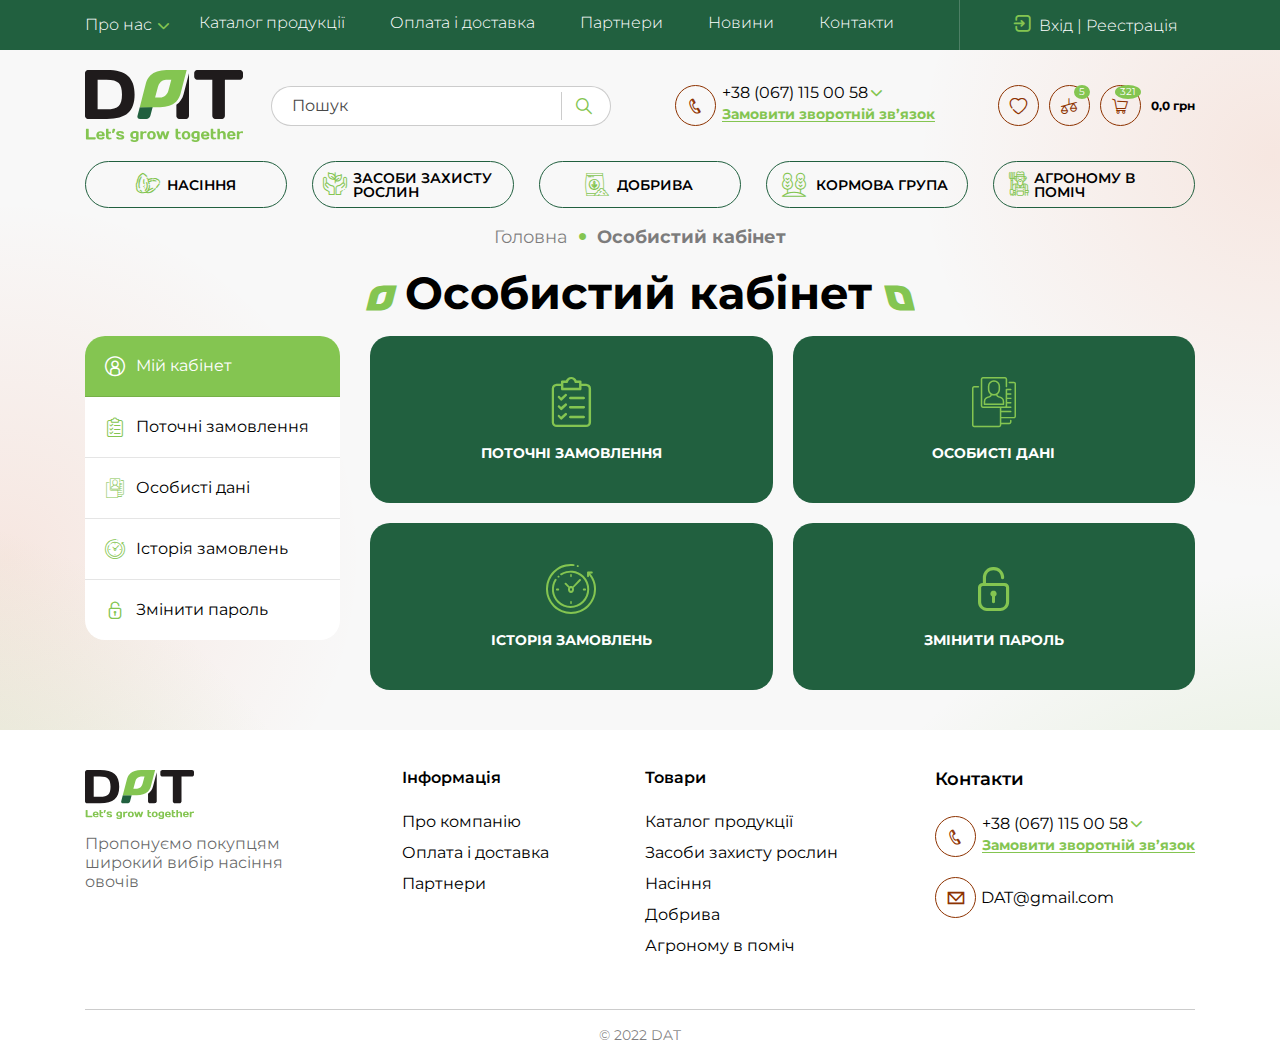
<file: cabinet.html>
<!DOCTYPE html>
<html lang="uk">
<head>
    <meta charset="UTF-8">
    <meta http-equiv="X-UA-Compatible" content="IE=edge">
    <meta name="viewport" content="width=device-width, initial-scale=1.0, maximum-scale=1.0, user-scalable=no">
    <meta name="description" content="">
    <meta name="keywords" content="">
    <meta name="robots" content="">
    <link rel="stylesheet" href="css/style.min.css?_v=20231002134041">
    <link rel="stylesheet" href="css/cabinet.min.css?_v=20231002134041">
    <link rel="apple-touch-icon" sizes="180x180" href="apple-touch-icon.png">
    <link rel="icon" type="image/png" sizes="32x32" href="favicon-32x32.png">
    <link rel="icon" type="image/png" sizes="16x16" href="favicon-16x16.png">
    <link rel="manifest" href="site.webmanifest">
    <title>Cabinet</title>
</head>

<body>
    <div class="wrapper">
        <aside class="sidebar">
            <div class="sidebar__body">
                <div class="sidebar__row-upper">
                    <a href="./index.html" class="sidebar__logo">
                        <img src="img/svg/logo-w.svg" alt="">
                    </a>
                    <div class="sidebar__row-upper-right-content">
                        <div class="sidebar__button-wrap">
                            <div class="sidebar__scales-counter">0</div>
                            <button type="button" class="sidebar__scales-button icon-scales" aria-label="Додадти до порівнянь"></button>
                        </div>
                        <div class="sidebar__button-wrap">
                            <div class="sidebar__cart-counter">0</div>
                            <button type="button" class="sidebar__cart-button icon-cart" aria-label="Додадти до корзини"></button>
                        </div>
                        <div class="sidebar__money-counter">0,0 грн</div>
                    </div>
                </div>
                <div class="sidebar__row-lower">
                    <button type="button" class="sidebar__favorites-button icon-heart" aria-label="Відкрити обране"></button>
                    <form action="#" method="GET" class="sidebar__search-form">
                        <input type="text" name="search" placeholder="Пошук" class="sidebar__search-input">
                        <button type="submit" class="sidebar__submit-button icon-loupe"></button>
                    </form>
                </div>
                <address class="sidebar__callback">
                    <button type="button" class="sidebar__call-button icon-phone" aria-label="Зробити звонок"></button>
                    <div class="sidebar__tel-wrap">
                        <a href="tel:+380671150058" class="sidebar__tel-link">+38 (067) 115 00 58</a>
                        <button type="button" class="sidebar__expand-tel-button icon-arrow" aria-label="Росширити меню з телефонами"></button>
                        <ul class="sidebar__tel-items">
                            <li class="sidebar__tel-item">
                                <a href="tel:+380501150058" class="sidebar__tel-link">+38 (050) 115 00 58</a>
                            </li>
                            <li class="sidebar__tel-item">
                                <a href="tel:+380671150058" class="sidebar__tel-link">+38 (067) 115 00 58</a>
                            </li>
                        </ul>
                        <a href="" class="sidebar__callback-link">Замовити зворотній зв’язок</a>
                    </div>
                </address>
                <nav class="sidebar__nav">
                    <ul class="sidebar__nav-items">
                        <li class="sidebar__nav-item">
                            <a href="" class="sidebar__nav-item-link">Про компанію</a>
                        </li>
                        <li class="sidebar__nav-item">
                            <a href="" class="sidebar__nav-item-link">Каталог продукції</a>
                        </li>
                        <li class="sidebar__nav-item">
                            <a href="" class="sidebar__nav-item-link">Оплата і доставка</a>
                        </li>
                        <li class="sidebar__nav-item">
                            <a href="" class="sidebar__nav-item-link">Партнери</a>
                        </li>
                        <li class="sidebar__nav-item">
                            <a href="" class="sidebar__nav-item-link">Контакти</a>
                        </li>
                    </ul>
                </nav>
            </div>
        </aside>
        <div class="popup">
            <div class="popup__cart cart">
                <div class="cart__wrap">
                    <button type="button" class="cart__close-button" aria-label="Зачинити корзину">
                        <img src="img/svg/close-light.svg" alt="">
                    </button>
                    <div class="cart__body">
                        <div class="cart__gradient-left"></div>
                        <div class="cart__gradient-right"></div>
                        <div class="cart__gradient-green"></div>
                        <div class="cart__content">
                            <div class="cart__header">
                                <h3 class="cart__title icon-leaf">Кошик <span class="icon-leaf"></span></h3>
                            </div>
                            <div class="cart__main">
                                <article class="cart__product">
                                    <h4 class="cart__product-label">
                                        <a href="./catalog-plants.html" class="cart__product-label-link">
                                            Гербіцид Комманд®, <span>ФМС УКРАЇНА</span>
                                        </a>
                                    </h4>
                                    <div class="cart__product-left-wrap">
                                        <div class="cart__product-image-wrap">
                                            <picture><source srcset="img/prod1.webp" type="image/webp"><img src="img/prod1.jpg" alt=""></picture>
                                        </div>
                                        <div class="cart__product-info-wrap">
                                            <div class="cart__product-price">7814,63 грн</div>
                                            <div class="cart__product-quantity">Ціна за 5 л</div>
                                            <div class="cart__product-manufacturer-label">Виробник</div>
                                            <div class="cart__product-manufacturer">
                                                <picture><source srcset="img/manf-1.webp" type="image/webp"><img src="img/manf-1.png" alt=""></picture>
                                                <span>ФМС Украина</span>
                                            </div>
                                        </div>
                                    </div>
                                    <div class="cart__product-selectors-wrap">
                                        <ul class="cart__product-capacity-selector-items">
                                            <li class="cart__product-capacity-selector-item">
                                                <input type="radio" id="capacity_5l" value="5л" name="canister" checked>
                                                <label for="capacity_5l">Канистра 5л</label>
                                            </li>
                                            <li class="cart__product-capacity-selector-item">
                                                <input type="radio" id="capacity_10l" value="10л" name="canister">
                                                <label for="capacity_10l">Канистра 10л</label>
                                            </li>
                                            <li class="cart__product-capacity-selector-item">
                                                <input type="radio" id="capacity_20l" value="20л" name="canister">
                                                <label for="capacity_20l">Канистра 20л</label>
                                            </li>
                                            <li class="cart__product-capacity-selector-item">
                                                <input type="radio" id="capacity_50l" value="50л" name="canister">
                                                <label for="capacity_50l">Канистра 50л</label>
                                            </li>
                                            <li class="cart__product-capacity-selector-item-expand">
                                                <button type="button" class="cart__product-capacity-selector-item-expand-button icon-arrow" aria-label="Відкрити\закрити меню вибір ємності"></button>
                                            </li>
                                        </ul>
                                        <div class="cart__product-quantity-selector">
                                            <span class="cart__product-quantity-selector-label">Кількість</span>
                                            <div class="cart__product-quantity-selector-actions">
                                                <button type="button" class="cart__product-quantity-selector-add-button" aria-label="Додати кількість">+</button>
                                                <input type="number" name="cart_product-quantity" id="cart_product-quantity" min="1" max="99" value="1" aria-label="Поле введення кількості">
                                                <button type="button" class="cart__product-quantity-selector-reduce-button" aria-label="відняти кількість">-</button>
                                            </div>
                                        </div>
                                    </div>
                                </article>
                            </div>
                            <div class="cart__footer">
                                <button type="button" class="cart__footer-close-button icon-cart">Продовжити покупки</button>
                                <a href="" class="cart__checkout-link icon-table">Оформити заказ</a>
                            </div>
                        </div>
                    </div>
                </div>
            </div>
        </div>
        <header class="header">
            <div class="header__container">
                <div class="header__content">
                    <nav class="header__nav">
                        <ul class="header__nav-items">
                            <li class="header__nav-item">
                                <button type="button" class="header__about-item-expand-button icon-arrow">Про нас</button>
                                <ul class="header__about-items">
                                    <li class="header__about-item">
                                        <a href="" class="header__about-item-link">Наша команда</a>
                                    </li>
                                    <li class="header__about-item">
                                        <a href="" class="header__about-item-link">Партнери</a>
                                    </li>
                                    <li class="header__about-item">
                                        <a href="" class="header__about-item-link">Договір</a>
                                    </li>
                                </ul>
                            </li>
                            <li class="header__nav-item">
                                <a href="" class="header__nav-item-link">Каталог продукції</a>
                            </li>
                            <li class="header__nav-item">
                                <a href="" class="header__nav-item-link">Оплата і доставка</a>
                            </li>
                            <li class="header__nav-item">
                                <a href="" class="header__nav-item-link">Партнери</a>
                            </li>
                            <li class="header__nav-item">
                                <a href="" class="header__nav-item-link">Новини</a>
                            </li>
                            <li class="header__nav-item">
                                <a href="" class="header__nav-item-link">Контакти</a>
                            </li>
                        </ul>
                    </nav>
                    <button type="button" class="header__login-button icon-log-out">Вхід | Реестрація</button>
                    <div class="header__menu-button-wrap">
                        <button type="button" class="header__menu-button" aria-label="Відкрити чи закрити сайд меню"></button>
                        <div class="header__menu-button-animation anim">
                            <div class="anim__line anim__line-1" id="anim_1"></div>
                            <div class="anim__line anim__line-2" id="anim_2"></div>
                            <div class="anim__line anim__line-3" id="anim_3"></div>
                            <div class="anim__line anim__line-4" id="anim_4"></div>
                            <div class="anim__circle anim__circle-1" id="anim_5"></div>
                            <div class="anim__circle anim__circle-2" id="anim_6"></div>
                            <div class="anim__circle anim__circle-3" id="anim_7"></div>
                            <div class="anim__circle anim__circle-4" id="anim_8"></div>
                        </div>
                    </div>
                </div>
            </div>
        </header>
        <main class="main">
            <div class="main__gradient-orange-1"></div>
            <div class="main__gradient-orange-2"></div>
            <div class="main__gradient-green-1"></div>
            <div class="main__gradient-green-2"></div>
                    <div class="main__head">
            <div class="main-head__container">
                <a href="./index.html" class="main__logo">
                    <img src="img/svg/logo-b.svg" alt="">
                </a>
                <div class="main__form-search-wrap">
                    <form action="#" method="GET" class="main__search-form">
                        <input type="text" name="search" placeholder="Пошук" class="main__search-input">
                        <button type="submit" class="main__submit-button icon-loupe" aria-label="Почати пошук"></button>
                    </form>
                </div>
                <address class="main__callback">
                    <button type="button" class="main__call-button icon-phone" aria-label="Зробити звонок"></button>
                    <div class="main__tel-wrap">
                        <a href="tel:+380671150058" class="main__tel-link">+38 (067) 115 00 58</a>
                        <button type="button" class="main__expand-tel-button icon-arrow" aria-label="Росширити меню с телефонними номерами"></button>
                        <ul class="main__tel-items">
                            <li class="main__tel-item">
                                <a href="tel:+380501150058" class="main__tel-link">+38 (050) 115 00 58</a>
                            </li>
                            <li class="main__tel-item">
                                <a href="tel:+380671150058" class="main__tel-link">+38 (067) 115 00 58</a>
                            </li>
                        </ul>
                        <a href="" class="main__callback-link">Замовити зворотній зв’язок</a>
                    </div>
                </address>
                <div class="main__row-upper-right-content">
                    <div class="main__button-wrap">
                        <button type="button" class="main__favorites-button icon-heart" aria-label="Відкрити обране"></button>
                    </div>
                    <div class="main__button-wrap">
                        <div class="main__scales-counter">5</div>
                        <button type="button" class="main__scales-button icon-scales" aria-label="Відкрити меню порівнянь"></button>
                    </div>
                    <div class="main__button-wrap">
                        <div class="main__cart-counter">321</div>
                        <button type="button" class="main__cart-button icon-cart" aria-label="Відкрити корзину"></button>
                    </div>
                    <div class="main__money-counter">0,0 грн</div>
                </div>
            </div>
        </div>
        <div class="main__categories categories">
            <div class="categories__container">
                <ul class="categories__items">
                    <li class="categories__item">
                        <a href="" class="categories__item-link icon-seeds">Насіння</a>
                        <button type="button" class="categories__expand-button" id="catBtn_1" aria-label="Росширити меню з категоріями">
                            <span class="icon-arrow"></span>
                        </button>
                    </li>
                    <li class="categories__item">
                        <a href="" class="categories__item-link icon-sapling">Засоби захисту рослин</a>
                    </li>
                    <li class="categories__item">
                        <a href="" class="categories__item-link icon-pack">Добрива</a>
                    </li>
                    <li class="categories__item">
                        <a href="" class="categories__item-link icon-trees">кормова група</a>
                    </li>
                    <li class="categories__item">
                        <a href="" class="categories__item-link icon-farmer">Агроному в поміч</a>
                    </li>
                </ul>
            </div>
        </div>
            <div class="main__page-address page-address">
                <div class="page-address__container">
                    <a href="./index.html" class="page-address__link">Головна</a><span class="page-adress__dot">&#9679;</span>
                    <a href="" class="page-address__link">Особистий кабінет</a>
                </div>
            </div>
            <div class="main__cabinet cabinet">
                <div class="cabinet__container">
                    <h1 class="cabinet__title icon-leaf">Особистий кабінет <span class="icon-leaf"></span></h1>
                    <div class="cabinet__main-wrap">
                        <div class="cabinet__sidemenu">
                            <ul class="cabinet__sidemenu-items">
                                <li class="cabinet__sidemenu-item-expand">
                                    <button type="button" class="cabinet__sidemenu-item-expand-button icon-arrow" aria-label="Відкрити\закрити меню вибору розділів"></button>
                                </li>
                                <li class="cabinet__sidemenu-item">
                                    <input type="radio" id="cabinet" name="cabinet__buttons" checked>
                                    <label for="cabinet" class="icon-login">Мій кабінет</label>
                                </li>
                                <li class="cabinet__sidemenu-item">
                                    <input type="radio" id="orders" name="cabinet__buttons">
                                    <label for="orders" class="icon-table">Поточні замовлення</label>
                                </li>
                                <li class="cabinet__sidemenu-item">
                                    <input type="radio" id="userdata" name="cabinet__buttons">
                                    <label for="password" class="icon-personal">Особисті дані</label>
                                </li>
                                <li class="cabinet__sidemenu-item">
                                    <input type="radio" id="history" name="cabinet__buttons">
                                    <label for="history" class="icon-clock">Історія замовлень</label>
                                </li>
                                <li class="cabinet__sidemenu-item">
                                    <input type="radio" id="password" name="cabinet__buttons">
                                    <label for="password" class="icon-lock">Змінити пароль</label>
                                </li>
                                
                            </ul>
                        </div>
                        <div class="cabinet__content">
                            <div class="cabinet__content-buttons">
                                <button type="button" class="cabinet__content-orders-button">
                                    <span class="icon-table"></span>
                                    <span>Поточні замовлення</span>
                                </button>
                                <button type="button" class="cabinet__content-userdata-button">
                                    <span class="icon-personal"></span>
                                    <span>Особисті дані</span>
                                </button>
                                <button type="button" class="cabinet__content-history-button">
                                    <span class="icon-clock"></span>
                                    <span>Історія замовлень</span>
                                </button>
                                <button type="button" class="cabinet__content-password-button">
                                    <span class="icon-lock"></span>
                                    <span>Змінити пароль</span>
                                </button>
                            </div>
                            <div class="cabinet__content-orders">
                                <ul class="cabinet__content-orders-items">
                                    <li class="cabinet__content-orders-item">
                                        <div class="cabinet__content-orders-item-image-wrap">
                                            <a href="" class="cabinet__content-orders-item-image-link">
                                                <picture><source srcset="img/prod1.webp" type="image/webp"><img src="img/prod1.jpg" alt=""></picture>
                                            </a>
                                        </div>
                                        <div class="cabinet__content-orders-item-info-wrap">
                                            <a href="" class="cabinet__content-orders-item-info-label">Гербіцид Комманд®, ФМС УКРАЇНА</a>
                                            <div class="cabinet__content-orders-item-info-quantity">Кількість х1</div>
                                            <div class="cabinet__content-orders-item-info-date">20.05.2021</div>
                                            <div class="cabinet__content-orders-item-info-status cabinet__content-orders-item-info-status-paid">Оплачен</div>
                                        </div>
                                        <div class="cabinet__content-orders-item-price">7814,63 грн</div>
                                        <button type="button" class="cabinet__content-orders-item-close-button">
                                            <img src="img/svg/close.svg" alt="">
                                        </button>
                                    </li>
                                    <li class="cabinet__content-orders-item">
                                        <div class="cabinet__content-orders-item-image-wrap">
                                            <a href="" class="cabinet__content-orders-item-image-link">
                                                <picture><source srcset="img/prod1.webp" type="image/webp"><img src="img/prod1.jpg" alt=""></picture>
                                            </a>
                                        </div>
                                        <div class="cabinet__content-orders-item-info-wrap">
                                            <a href="" class="cabinet__content-orders-item-info-label">Гербіцид Комманд®, ФМС УКРАЇНА</a>
                                            <div class="cabinet__content-orders-item-info-quantity">Кількість х1</div>
                                            <div class="cabinet__content-orders-item-info-date">20.05.2021</div>
                                            <div class="cabinet__content-orders-item-info-status cabinet__content-orders-item-info-status-inprocess">В дороге</div>
                                        </div>
                                        <div class="cabinet__content-orders-item-price">7814,63 грн</div>
                                        <button type="button" class="cabinet__content-orders-item-close-button">
                                            <img src="img/svg/close.svg" alt="">
                                        </button>
                                    </li>
                                    <li class="cabinet__content-orders-item">
                                        <div class="cabinet__content-orders-item-image-wrap">
                                            <a href="" class="cabinet__content-orders-item-image-link">
                                                <picture><source srcset="img/prod1.webp" type="image/webp"><img src="img/prod1.jpg" alt=""></picture>
                                            </a>
                                        </div>
                                        <div class="cabinet__content-orders-item-info-wrap">
                                            <a href="" class="cabinet__content-orders-item-info-label">Гербіцид Комманд®, ФМС УКРАЇНА</a>
                                            <div class="cabinet__content-orders-item-info-quantity">Кількість х1</div>
                                            <div class="cabinet__content-orders-item-info-date">20.05.2021</div>
                                            <div class="cabinet__content-orders-item-info-status cabinet__content-orders-item-info-status-ended">Завершен</div>
                                        </div>
                                        <div class="cabinet__content-orders-item-price">7814,63 грн</div>
                                        <button type="button" class="cabinet__content-orders-item-close-button">
                                            <img src="img/svg/close.svg" alt="">
                                        </button>
                                    </li>
                                </ul>
                            </div>
                            <form class="cabinet__content-userdata" action="#" method="POST">
                                <ul class="cabinet__content-userdata-items">
                                    <li class="cabinet__content-userdata-item">
                                        <label for="firstName">Ім’я</label>
                                        <input type="text" id="firstName" name="firstName" required>
                                        <img src="img/svg/pencil_1.svg" alt="">
                                    </li>
                                    <li class="cabinet__content-userdata-item">
                                        <label for="lastName">Прізвище</label>
                                        <input type="text" id="lastName" name="lastName" required>
                                        <img src="img/svg/pencil_1.svg" alt="">
                                    </li>
                                    <li class="cabinet__content-userdata-item">
                                        <label for="phone">Телефон</label>
                                        <input type="tel" id="phone" name="phone" required>
                                        <img src="img/svg/pencil_1.svg" alt="">
                                    </li>
                                    <li class="cabinet__content-userdata-item">
                                        <label for="email">Пошта</label>
                                        <input type="email" id="email" name="email" required>
                                        <img src="img/svg/pencil_1.svg" alt="">
                                    </li>
                                    <li class="cabinet__content-userdata-item">
                                        <label for="address">Адреса для доставки</label>
                                        <textarea id="address" name="address" required></textarea>
                                    </li>
                                    <li class="cabinet__content-userdata-item-submit">
                                        <button type="submit">Зберегти</button>
                                    </li>
                                </ul>
                            </form>
                            <div class="cabinet__content-history">
                                <ul class="cabinet__content-history-items">
                                    <li class="cabinet__content-history-item">
                                        <div class="cabinet__content-history-item-image-wrap">
                                            <a href="" class="cabinet__content-history-item-image-link">
                                                <picture><source srcset="img/prod1.webp" type="image/webp"><img src="img/prod1.jpg" alt=""></picture>
                                            </a>
                                        </div>
                                        <div class="cabinet__content-history-item-info-wrap">
                                            <a href="" class="cabinet__content-history-item-info-label">Гербіцид Комманд®, ФМС УКРАЇНА</a>
                                            <div class="cabinet__content-history-item-info-quantity">Кількість х1</div>
                                            <div class="cabinet__content-history-item-info-date">20.05.2021</div>
                                        </div>
                                        <div class="cabinet__content-history-item-price">7814,63 грн</div>
                                    </li>
                                    <li class="cabinet__content-history-item">
                                        <div class="cabinet__content-history-item-image-wrap">
                                            <a href="" class="cabinet__content-history-item-image-link">
                                                <picture><source srcset="img/prod1.webp" type="image/webp"><img src="img/prod1.jpg" alt=""></picture>
                                            </a>
                                        </div>
                                        <div class="cabinet__content-history-item-info-wrap">
                                            <a href="" class="cabinet__content-history-item-info-label">Гербіцид Комманд®, ФМС УКРАЇНА</a>
                                            <div class="cabinet__content-history-item-info-quantity">Кількість х1</div>
                                            <div class="cabinet__content-history-item-info-date">20.05.2021</div>
                                        </div>
                                        <div class="cabinet__content-history-item-price">7814,63 грн</div>
                                    </li>
                                    <li class="cabinet__content-history-item">
                                        <div class="cabinet__content-history-item-image-wrap">
                                            <a href="" class="cabinet__content-history-item-image-link">
                                                <picture><source srcset="img/prod1.webp" type="image/webp"><img src="img/prod1.jpg" alt=""></picture>
                                            </a>
                                        </div>
                                        <div class="cabinet__content-history-item-info-wrap">
                                            <a href="" class="cabinet__content-history-item-info-label">Гербіцид Комманд®, ФМС УКРАЇНА</a>
                                            <div class="cabinet__content-history-item-info-quantity">Кількість х1</div>
                                            <div class="cabinet__content-history-item-info-date">20.05.2021</div>
                                        </div>
                                        <div class="cabinet__content-history-item-price">7814,63 грн</div>
                                    </li>
                                </ul>
                            </div>
                            <form class="cabinet__content-password" name="passwordForm" action="№" method="POST">
                                <ul class="cabinet__content-password-items">
                                    <li class="cabinet__content-password-item">
                                        <label for="oldpass">Старий пароль</label>
                                        <input type="password" id="oldpass" name="oldpass" required>
                                    </li>
                                    <li class="cabinet__content-password-item">
                                        <label for="newpass">Новий пароль</label>
                                        <input type="password" id="newpass" name="newpass" required>
                                    </li>
                                    <li class="cabinet__content-password-item">
                                        <label for="newpass_confirm">Підтвердити пароль</label>
                                        <input type="password" id="newpass_confirm" name="newpass_confirm" required>
                                    </li>
                                    <li class="cabinet__content-password-item-submit">
                                        <button type="submit">Змінити пароль</button>
                                    </li>
                                </ul>
                            </form>
                        </div>
                    </div>
                </div>
            </div>
        </main>
        <footer class="footer">
            <div class="footer__container">
                <div class="footer__content">
                    <nav class="footer__items">
                        <div class="footer__logo-wrap">
                            <a href="./index.html" class="footer__logo">
                                <img src="img/svg/logo-b.svg" alt="">
                            </a>
                            <div class="footer__under-logo-text">
                                Пропонуємо покупцям широкий вибір насіння овочів
                            </div>
                        </div>
                        <div class="footer__item">
                            <div class="footer__item-label">Інформація</div>
                            <div class="footer__item-links-wrap">
                                <a href="" class="footer__item-link">Про компанію</a>
                                <a href="" class="footer__item-link">Оплата і доставка</a>
                                <a href="" class="footer__item-link">Партнери</a>
                            </div>
                        </div>
                        <div class="footer__item">
                            <div class="footer__item-label">Товари</div>
                            <div class="footer__item-links-wrap">
                                <a href="" class="footer__item-link">Каталог продукції</a>
                                <a href="" class="footer__item-link">Засоби захисту рослин</a>
                                <a href="" class="footer__item-link">Насіння</a>
                                <a href="" class="footer__item-link">Добрива</a>
                                <a href="" class="footer__item-link">Агроному в поміч</a>
                            </div>
                        </div>
                        <div class="footer__item footer__feedback-item">
                            <div class="footer__item-label footer__label-contacts">Контакти</div>
                            <div class="footer__item-links-wrap">
                                <address class="footer__callback">
                                    <button type="button" class="footer__call-button icon-phone" aria-label="Замовити зворотній зв’язок"></button>
                                    <div class="footer__tel-wrap">
                                        <a href="tel:+380671150058" class="footer__tel-link">+38 (067) 115 00 58</a>
                                        <button type="button" class="footer__expand-tel-button icon-arrow" aria-label="Росширити меню з телефонами"></button>
                                        <ul class="footer__tel-items">
                                            <li class="footer__tel-item">
                                                <a href="tel:+380501150058" class="footer__tel-link">+38 (050) 115 00 58</a>
                                            </li>
                                            <li class="footer__tel-item">
                                                <a href="tel:+380671150058" class="footer__tel-link">+38 (067) 115 00 58</a>
                                            </li>
                                        </ul>
                                        <a href="" class="footer__callback-link">Замовити зворотній зв’язок</a>
                                    </div>
                                </address>
                                <address class="footer__email">
                                    <a href="mailto:DAT@gmail.com" class="footer__email-link-round icon-email" aria-label="Надiслати емейл"></a>
                                    <a href="mailto:DAT@gmail.com" class="footer__email-link">DAT@gmail.com</a>
                                </address>
                            </div>
                        </div>
                    </nav>
                </div>
                <div class="footer__copyright">© 2022 DAT</div>
                <button type="button" class="footer__pageup-button icon-arrow-line" aria-label="Проскролити сторiнку догори"></button>
            </div>
        </footer>
    </div>
    <script src="js/cabinet.min.js?_v=20231002134041"></script>
</body>
</html>
</file>
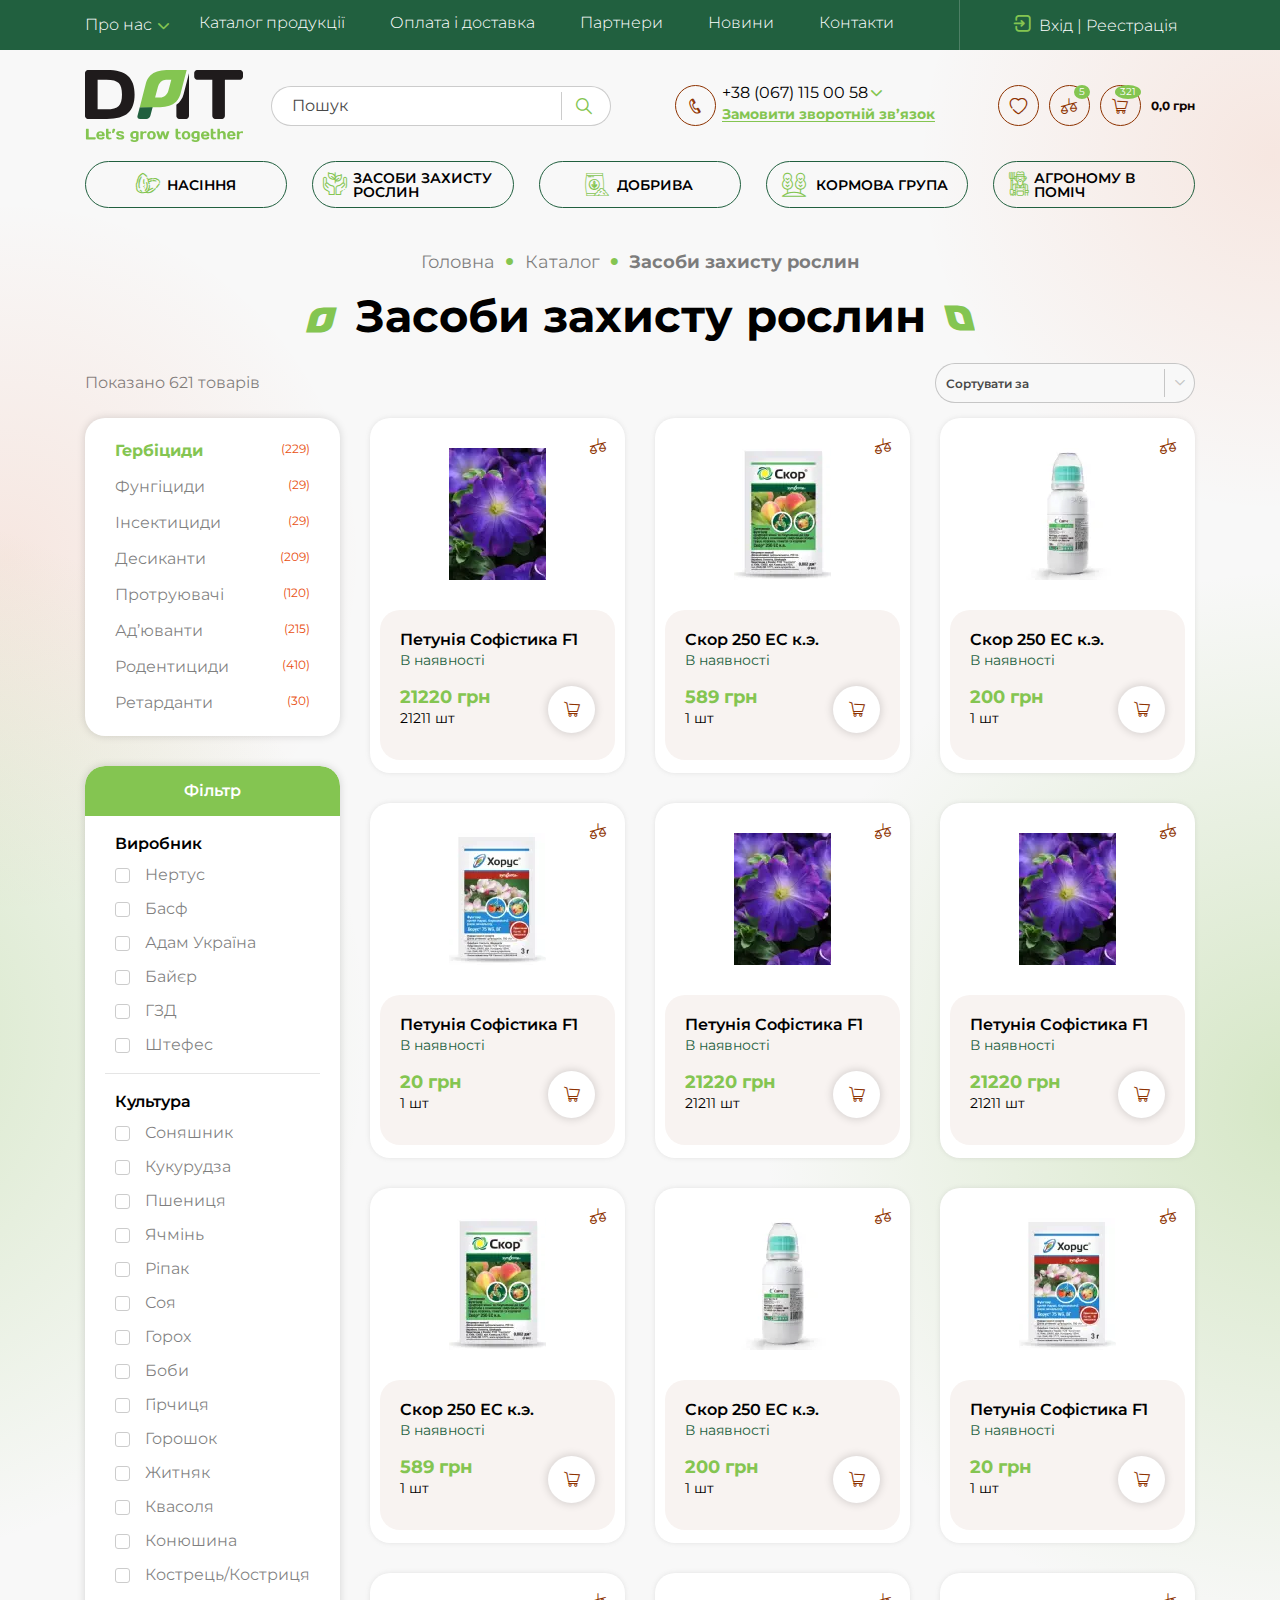
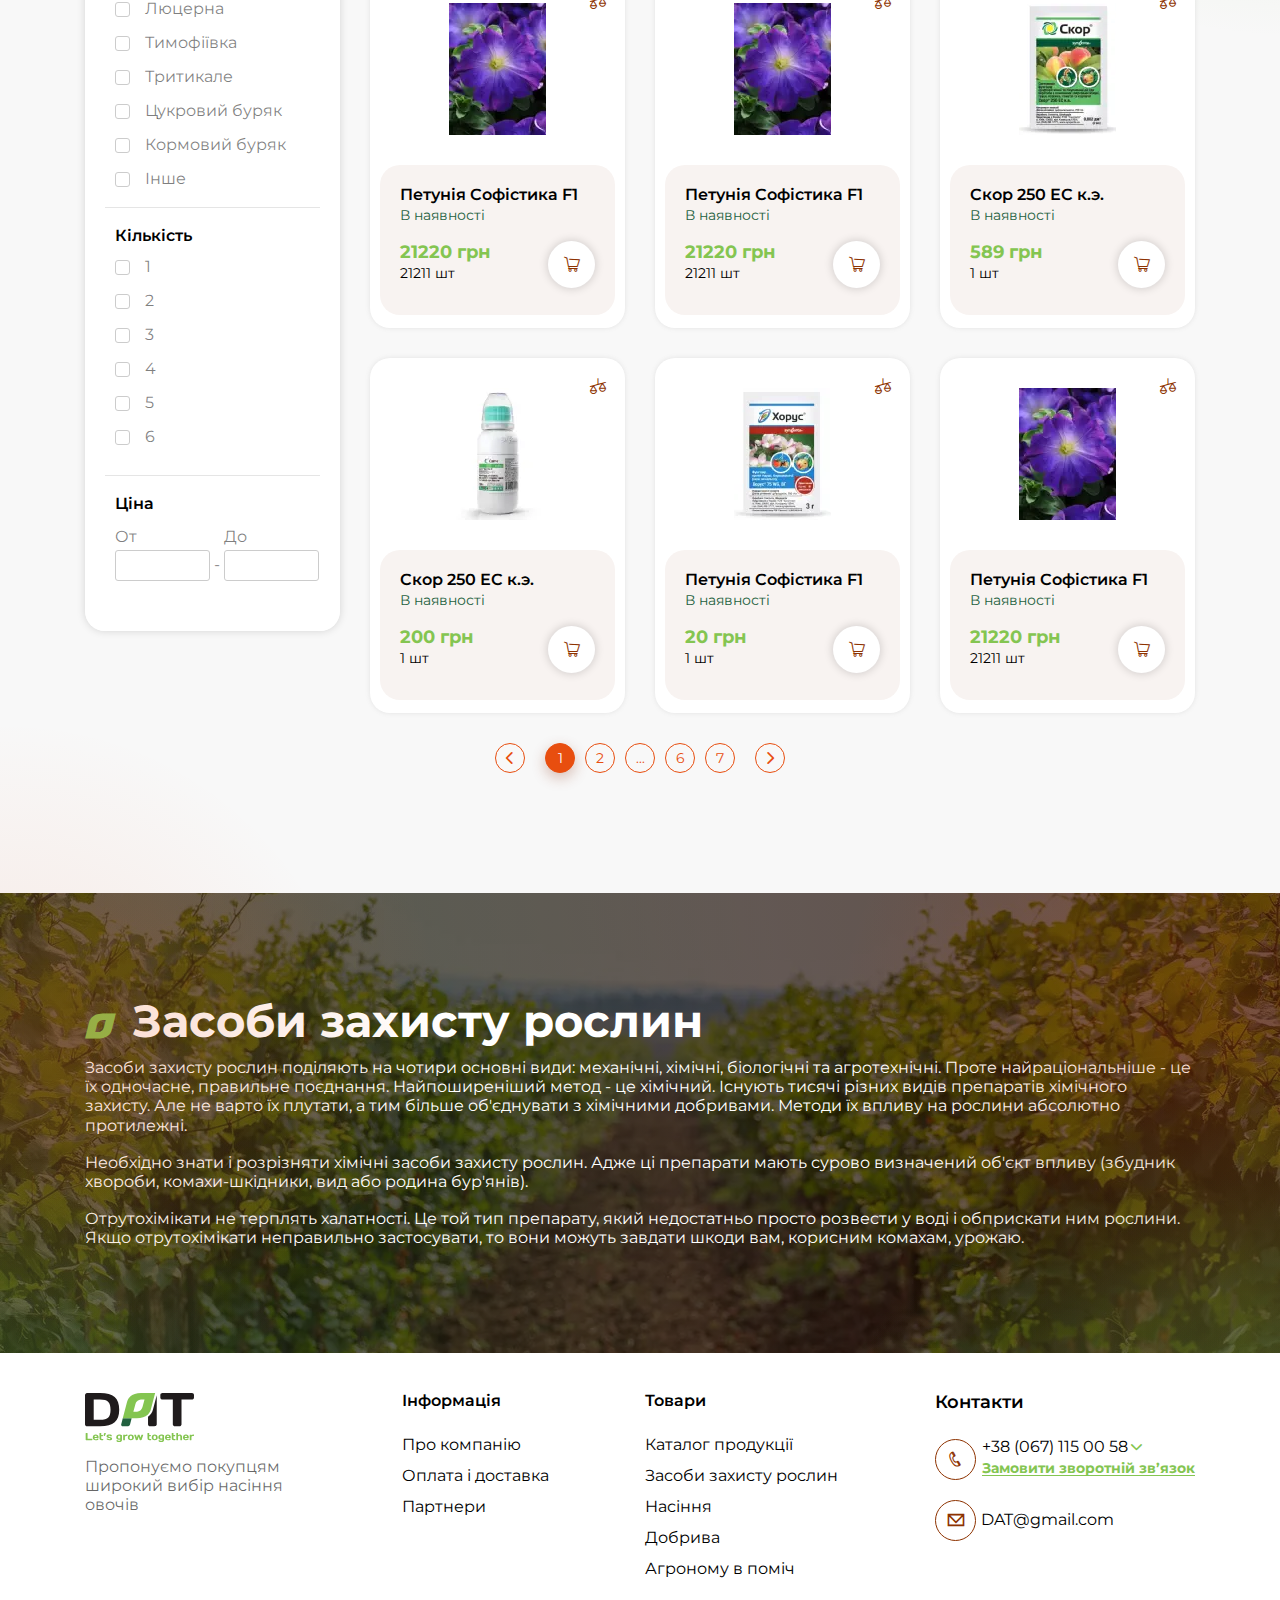
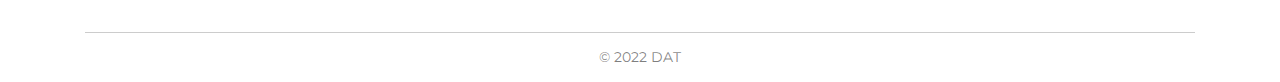
<file: catalog-plants.html>
<!DOCTYPE html>
<html lang="uk">
<head>
    <meta charset="UTF-8">
    <meta http-equiv="X-UA-Compatible" content="IE=edge">
    <meta name="viewport" content="width=device-width, initial-scale=1.0, maximum-scale=1.0, user-scalable=no">
    <meta name="description" content="">
    <meta name="keywords" content="">
    <meta name="robots" content="">
    <link rel="stylesheet" href="css/style.min.css?_v=20230728104225">
    <link rel="stylesheet" href="css/catalog-plants.min.css?_v=20230728104225">
    <link rel="apple-touch-icon" sizes="180x180" href="apple-touch-icon.png">
    <link rel="icon" type="image/png" sizes="32x32" href="favicon-32x32.png">
    <link rel="icon" type="image/png" sizes="16x16" href="favicon-16x16.png">
    <link rel="manifest" href="site.webmanifest">
    <title>DAT Catalog</title>
</head>

<body>
    <div class="wrapper">
        <aside class="sidebar">
            <div class="sidebar__body">
                <div class="sidebar__row-upper">
                    <a href="./index.html" class="sidebar__logo">
                        <img src="img/svg/logo-w.svg" alt="">
                    </a>
                    <div class="sidebar__row-upper-right-content">
                        <div class="sidebar__button-wrap">
                            <div class="sidebar__scales-counter">0</div>
                            <button type="button" class="sidebar__scales-button icon-scales" aria-label="Додадти до порівнянь"></button>
                        </div>
                        <div class="sidebar__button-wrap">
                            <div class="sidebar__cart-counter">0</div>
                            <button type="button" class="sidebar__cart-button icon-cart" aria-label="Додадти до корзини"></button>
                        </div>
                        <div class="sidebar__money-counter">0,0 грн</div>
                    </div>
                </div>
                <div class="sidebar__row-lower">
                    <button type="button" class="sidebar__favorites-button icon-heart" aria-label="Відкрити обране"></button>
                    <form action="#" method="GET" class="sidebar__search-form">
                        <input type="text" name="search" placeholder="Пошук" class="sidebar__search-input">
                        <button type="submit" class="sidebar__submit-button icon-loupe" aria-label="Почати пошук"></button>
                    </form>
                </div>
                <address class="sidebar__callback">
                    <button type="button" class="sidebar__call-button icon-phone" aria-label="Зробити звонок"></button>
                    <div class="sidebar__tel-wrap">
                        <a href="tel:+380671150058" class="sidebar__tel-link">+38 (067) 115 00 58</a>
                        <button type="button" class="sidebar__expand-tel-button icon-arrow" aria-label="Росширити меню з телефонами"></button>
                        <ul class="sidebar__tel-items">
                            <li class="sidebar__tel-item">
                                <a href="tel:+380501150058" class="sidebar__tel-link">+38 (050) 115 00 58</a>
                            </li>
                            <li class="sidebar__tel-item">
                                <a href="tel:+380671150058" class="sidebar__tel-link">+38 (067) 115 00 58</a>
                            </li>
                        </ul>
                        <a href="" class="sidebar__callback-link">Замовити зворотній зв’язок</a>
                    </div>
                </address>
                <nav class="sidebar__nav">
                    <ul class="sidebar__nav-items">
                        <li class="sidebar__nav-item">
                            <a href="" class="sidebar__nav-item-link">Про компанію</a>
                        </li>
                        <li class="sidebar__nav-item">
                            <a href="" class="sidebar__nav-item-link">Каталог продукції</a>
                        </li>
                        <li class="sidebar__nav-item">
                            <a href="" class="sidebar__nav-item-link">Оплата і доставка</a>
                        </li>
                        <li class="sidebar__nav-item">
                            <a href="" class="sidebar__nav-item-link">Партнери</a>
                        </li>
                        <li class="sidebar__nav-item">
                            <a href="" class="sidebar__nav-item-link">Контакти</a>
                        </li>
                    </ul>
                </nav>
            </div>
        </aside>
        <div class="popup">
            <div class="popup__cart cart">
                <div class="cart__wrap">
                    <button type="button" class="cart__close-button" aria-label="Зачинити корзину">
                        <img src="img/svg/close-light.svg" alt="">
                    </button>
                    <div class="cart__body">
                        <div class="cart__gradient-left"></div>
                        <div class="cart__gradient-right"></div>
                        <div class="cart__gradient-green"></div>
                        <div class="cart__content">
                            <div class="cart__header">
                                <h3 class="cart__title icon-leaf">Кошик <span class="icon-leaf"></span></h3>
                            </div>
                            <div class="cart__main">
                                <article class="cart__product">
                                    <h4 class="cart__product-label">
                                        <a href="./catalog-plants.html" class="cart__product-label-link">
                                            Гербіцид Комманд®, <span>ФМС УКРАЇНА</span>
                                        </a>
                                    </h4>
                                    <div class="cart__product-left-wrap">
                                        <div class="cart__product-image-wrap">
                                            <picture><source srcset="img/prod1.webp" type="image/webp"><img src="img/prod1.jpg" alt=""></picture>
                                        </div>
                                        <div class="cart__product-info-wrap">
                                            <div class="cart__product-price">7814,63 грн</div>
                                            <div class="cart__product-quantity">Ціна за 5 л</div>
                                            <div class="cart__product-manufacturer-label">Виробник</div>
                                            <div class="cart__product-manufacturer">
                                                <picture><source srcset="img/manf-1.webp" type="image/webp"><img src="img/manf-1.png" alt=""></picture>
                                                <span>ФМС Украина</span>
                                            </div>
                                        </div>
                                    </div>
                                    <div class="cart__product-selectors-wrap">
                                        <ul class="cart__product-capacity-selector-items">
                                            <li class="cart__product-capacity-selector-item">
                                                <input type="radio" id="capacity_5l" value="5л" name="canister" checked>
                                                <label for="capacity_5l">Канистра 5л</label>
                                            </li>
                                            <li class="cart__product-capacity-selector-item">
                                                <input type="radio" id="capacity_10l" value="10л" name="canister">
                                                <label for="capacity_10l">Канистра 10л</label>
                                            </li>
                                            <li class="cart__product-capacity-selector-item">
                                                <input type="radio" id="capacity_20l" value="20л" name="canister">
                                                <label for="capacity_20l">Канистра 20л</label>
                                            </li>
                                            <li class="cart__product-capacity-selector-item">
                                                <input type="radio" id="capacity_50l" value="50л" name="canister">
                                                <label for="capacity_50l">Канистра 50л</label>
                                            </li>
                                            <li class="cart__product-capacity-selector-item-expand">
                                                <button type="button" class="cart__product-capacity-selector-item-expand-button icon-arrow" aria-label="Відкрити\закрити меню вибір ємності"></button>
                                            </li>
                                        </ul>
                                        <div class="cart__product-quantity-selector">
                                            <span class="cart__product-quantity-selector-label">Кількість</span>
                                            <div class="cart__product-quantity-selector-actions">
                                                <button type="button" class="cart__product-quantity-selector-add-button" aria-label="Додати кількість">+</button>
                                                <input type="number" name="cart_product-quantity" id="cart_product-quantity" min="1" max="99" value="1" aria-label="Поле введення кількості">
                                                <button type="button" class="cart__product-quantity-selector-reduce-button" aria-label="відняти кількість">-</button>
                                            </div>
                                        </div>
                                    </div>
                                </article>
                            </div>
                            <div class="cart__footer">
                                <button type="button" class="cart__footer-close-button icon-cart">Продовжити покупки</button>
                                <a href="./order.html" class="cart__checkout-link icon-table">Оформити заказ</a>
                            </div>
                        </div>
                    </div>
                </div>
            </div>
        </div>
        <header class="header">
            <div class="header__container">
                <div class="header__content">
                    <nav class="header__nav">
                        <ul class="header__nav-items">
                            <li class="header__nav-item">
                                <button type="button" class="header__about-item-expand-button icon-arrow">Про нас</button>
                                <ul class="header__about-items">
                                    <li class="header__about-item">
                                        <a href="" class="header__about-item-link">Наша команда</a>
                                    </li>
                                    <li class="header__about-item">
                                        <a href="" class="header__about-item-link">Партнери</a>
                                    </li>
                                    <li class="header__about-item">
                                        <a href="" class="header__about-item-link">Договір</a>
                                    </li>
                                </ul>
                            </li>
                            <li class="header__nav-item">
                                <a href="" class="header__nav-item-link">Каталог продукції</a>
                            </li>
                            <li class="header__nav-item">
                                <a href="" class="header__nav-item-link">Оплата і доставка</a>
                            </li>
                            <li class="header__nav-item">
                                <a href="" class="header__nav-item-link">Партнери</a>
                            </li>
                            <li class="header__nav-item">
                                <a href="" class="header__nav-item-link">Новини</a>
                            </li>
                            <li class="header__nav-item">
                                <a href="" class="header__nav-item-link">Контакти</a>
                            </li>
                        </ul>
                    </nav>
                    <button type="button" class="header__login-button icon-log-out">Вхід | Реестрація</button>
                    <div class="header__menu-button-wrap">
                        <button type="button" class="header__menu-button" aria-label="Відкрити чи закрити сайд меню"></button>
                        <div class="header__menu-button-animation anim">
                            <div class="anim__line anim__line-1" id="anim_1"></div>
                            <div class="anim__line anim__line-2" id="anim_2"></div>
                            <div class="anim__line anim__line-3" id="anim_3"></div>
                            <div class="anim__line anim__line-4" id="anim_4"></div>
                            <div class="anim__circle anim__circle-1" id="anim_5"></div>
                            <div class="anim__circle anim__circle-2" id="anim_6"></div>
                            <div class="anim__circle anim__circle-3" id="anim_7"></div>
                            <div class="anim__circle anim__circle-4" id="anim_8"></div>
                        </div>
                    </div>
                </div>
            </div>
        </header>
        <main class="main">
            <div class="main__gradient-orange-1"></div>
            <div class="main__gradient-orange-2"></div>
            <div class="main__gradient-orange-3"></div>
            <div class="main__gradient-green-1"></div>
            <div class="main__gradient-green-2"></div>
            <div class="main__gradient-green-3"></div>
                    <div class="main__head">
            <div class="main-head__container">
                <a href="./index.html" class="main__logo">
                    <img src="img/svg/logo-b.svg" alt="">
                </a>
                <div class="main__form-search-wrap">
                    <form action="#" method="GET" class="main__search-form">
                        <input type="text" name="search" placeholder="Пошук" class="main__search-input">
                        <button type="submit" class="main__submit-button icon-loupe" aria-label="Почати пошук"></button>
                    </form>
                </div>
                <address class="main__callback">
                    <button type="button" class="main__call-button icon-phone" aria-label="Зробити звонок"></button>
                    <div class="main__tel-wrap">
                        <a href="tel:+380671150058" class="main__tel-link">+38 (067) 115 00 58</a>
                        <button type="button" class="main__expand-tel-button icon-arrow" aria-label="Росширити меню с телефонними номерами"></button>
                        <ul class="main__tel-items">
                            <li class="main__tel-item">
                                <a href="tel:+380501150058" class="main__tel-link">+38 (050) 115 00 58</a>
                            </li>
                            <li class="main__tel-item">
                                <a href="tel:+380671150058" class="main__tel-link">+38 (067) 115 00 58</a>
                            </li>
                        </ul>
                        <a href="" class="main__callback-link">Замовити зворотній зв’язок</a>
                    </div>
                </address>
                <div class="main__row-upper-right-content">
                    <div class="main__button-wrap">
                        <button type="button" class="main__favorites-button icon-heart" aria-label="Відкрити обране"></button>
                    </div>
                    <div class="main__button-wrap">
                        <div class="main__scales-counter">5</div>
                        <button type="button" class="main__scales-button icon-scales" aria-label="Відкрити меню порівнянь"></button>
                    </div>
                    <div class="main__button-wrap">
                        <div class="main__cart-counter">321</div>
                        <button type="button" class="main__cart-button icon-cart" aria-label="Відкрити корзину"></button>
                    </div>
                    <div class="main__money-counter">0,0 грн</div>
                </div>
            </div>
        </div>
        <div class="main__categories categories">
            <div class="categories__container">
                <ul class="categories__items">
                    <li class="categories__item">
                        <a href="" class="categories__item-link icon-seeds">Насіння</a>
                        <button type="button" class="categories__expand-button" id="catBtn_1" aria-label="Росширити меню з категоріями">
                            <span class="icon-arrow"></span>
                        </button>
                    </li>
                    <li class="categories__item">
                        <a href="" class="categories__item-link icon-sapling">Засоби захисту рослин</a>
                    </li>
                    <li class="categories__item">
                        <a href="" class="categories__item-link icon-pack">Добрива</a>
                    </li>
                    <li class="categories__item">
                        <a href="" class="categories__item-link icon-trees">кормова група</a>
                    </li>
                    <li class="categories__item">
                        <a href="" class="categories__item-link icon-farmer">Агроному в поміч</a>
                    </li>
                </ul>
            </div>
        </div>
            <div class="main__page-address page-address">
                <div class="page-address__container">
                    <a href="./index.html" class="page-address__link">Головна</a><span class="page-adress__dot">&#9679;</span>
                    <a href="" class="page-address__link">Каталог</a><span class="page-adress__dot">&#9679;</span>
                    <a href="" class="page-address__link">Засоби захисту рослин</a>
                </div>
            </div>
            <section class="main__products products">
                <div class="products__container">
                    <h1 class="products__title icon-leaf">Засоби захисту <span class="icon-leaf"></span> <span>рослин</span></h1>
                    <div class="products__buttons-wrap">
                        <button type="button" class="products__filter-button">Фільтр</button>
                        <div class="products__sort-button-wrap">
                            <button type="button" class="products__sort-button">Сортувати за<span class="icon-arrow"></span></button>
                            <ul class="products__sort-items">
                                <li class="products__sort-item"><button class="products__sort-item-button">Lorem ipsum dolor sit amet.</button></li>
                                <li class="products__sort-item"><button class="products__sort-item-button">Lorem, ipsum</button></li>
                                <li class="products__sort-item"><button class="products__sort-item-button">Lorem, ipsum</button></li>
                                <li class="products__sort-item"><button class="products__sort-item-button">Lorem, ipsum</button></li>
                                <li class="products__sort-item"><button class="products__sort-item-button">Lorem ipsum dolor sit amet.</button></li>
                                <li class="products__sort-item"><button class="products__sort-item-button">Lorem, ipsum</button></li>
                            </ul>
                        </div>
                        <div class="products__categories-button-wrap">
                            <button type="button" class="products__categories-button">
                                Гербіциди<span class="products__categories-button-counter">229</span>
                                <span class="icon-arrow"></span>
                            </button>
                            <ul class="products__categories-items">
                                <li class="products__categories-item">
                                    <input type="radio" name="category" id="herbicides" checked>
                                    <label for="herbicides">
                                        Гербіциди<span class="products__categories-item-counter">229</span>
                                    </label>
                                </li>
                                <li class="products__categories-item">
                                    <input type="radio" name="category" id="fungicides">
                                    <label for="fungicides">
                                        Фунгіциди<span class="products__categories-item-counter">29</span>
                                    </label>
                                </li>
                                <li class="products__categories-item">
                                    <input type="radio" name="category" id="insecticides">
                                    <label for="insecticides">
                                        Інсектициди<span class="products__categories-item-counter">29</span>
                                    </label>
                                </li>
                                <li class="products__categories-item">
                                    <input type="radio" name="category" id="desiccants">
                                    <label for="desiccants">
                                        Десиканти<span class="products__categories-item-counter">209</span>
                                    </label>
                                </li>
                                <li class="products__categories-item">
                                    <input type="radio" name="category" id="mordant">
                                    <label for="mordant">
                                        Протруювачі<span class="products__categories-item-counter">120</span>
                                    </label>
                                </li>
                                <li class="products__categories-item">
                                    <input type="radio" name="category" id="adjuvants">
                                    <label for="adjuvants">
                                        Ад’юванти<span class="products__categories-item-counter">215</span>
                                    </label>
                                </li>
                                <li class="products__categories-item">
                                    <input type="radio" name="category" id="rodenticides">
                                    <label for="rodenticides">
                                        Родентициди<span class="products__categories-item-counter">410</span>
                                    </label>
                                </li>
                                <li class="products__categories-item">
                                    <input type="radio" name="category" id="retardants">
                                    <label for="retardants">
                                        Ретарданти<span class="products__categories-item-counter">30</span>
                                    </label>
                                </li>                                
                            </ul>                            
                        </div>
                        <div class="products__counter">Показано 621 товарів</div>
                    </div>
                    <div class="product__goods-wrap">
                        <aside class="product__goods-side-filter">
                            <div class="product__goods-side-categories"></div>
                            <aside class="popup__filters filters">
                                <div class="filters__body">
                                    <header class="filters__header">
                                        <button type="button" class="filters__back-button icon-arrow-line" aria-label="Закрити меню Фільтрів"></button>
                                        <h2 class="filters__header-title">Фільтр</h2>
                                    </header>
                                    <div class="filters__main">
                                        <section class="filters__manufacturers">
                                            <h3 class="filters__manufacturers-title">Виробник</h3>
                                            <ul class="filters__manufacturers-items">
                                                <li class="filters__manufacturers-item">
                                                    <input type="radio" name="manufacturer" id="manufacturer1">
                                                    <label for="manufacturer1">Нертус</label>
                                                </li>
                                                <li class="filters__manufacturers-item">
                                                    <input type="radio" name="manufacturer" id="manufacturer2">
                                                    <label for="manufacturer2">Басф</label>
                                                </li>
                                                <li class="filters__manufacturers-item">
                                                    <input type="radio" name="manufacturer" id="manufacturer3">
                                                    <label for="manufacturer3">Адам Україна</label>
                                                </li>
                                                <li class="filters__manufacturers-item">
                                                    <input type="radio" name="manufacturer" id="manufacturer4">
                                                    <label for="manufacturer4">Байєр</label>
                                                </li>
                                                <li class="filters__manufacturers-item">
                                                    <input type="radio" name="manufacturer" id="manufacturer5">
                                                    <label for="manufacturer5">ГЗД</label>
                                                </li>
                                                <li class="filters__manufacturers-item">
                                                    <input type="radio" name="manufacturer" id="manufacturer6">
                                                    <label for="manufacturer6">Штефес</label>
                                                </li>
                                            </ul>
                                        </section>
                                        <section class="filters__grain">
                                            <h3 class="filters__grain-title">Культура</h3>
                                            <ul class="filters__grain-items">
                                                <li class="filters__grain-item">
                                                    <input type="radio" name="grain" id="grain1">
                                                    <label for="grain1">Соняшник</label>
                                                </li>
                                                <li class="filters__grain-item">
                                                    <input type="radio" name="grain" id="grain2">
                                                    <label for="grain2">Кукурудза</label>
                                                </li>
                                                <li class="filters__grain-item">
                                                    <input type="radio" name="grain" id="grain3">
                                                    <label for="grain3">Пшениця</label>
                                                </li>
                                                <li class="filters__grain-item">
                                                    <input type="radio" name="grain" id="grain4">
                                                    <label for="grain4">Ячмінь</label>
                                                </li>
                                                <li class="filters__grain-item">
                                                    <input type="radio" name="grain" id="grain5">
                                                    <label for="grain5">Ріпак</label>
                                                </li>
                                                <li class="filters__grain-item">
                                                    <input type="radio" name="grain" id="grain6">
                                                    <label for="grain6">Соя</label>
                                                </li>
                                                <li class="filters__grain-item">
                                                    <input type="radio" name="grain" id="grain7">
                                                    <label for="grain7">Горох</label>
                                                </li>
                                                <li class="filters__grain-item">
                                                    <input type="radio" name="grain" id="grain8">
                                                    <label for="grain8">Боби</label>
                                                </li>
                                                <li class="filters__grain-item">
                                                    <input type="radio" name="grain" id="grain9">
                                                    <label for="grain9">Гірчиця</label>
                                                </li>
                                                <li class="filters__grain-item">
                                                    <input type="radio" name="grain" id="grain10">
                                                    <label for="grain10">Горошок</label>
                                                </li>
                                                <li class="filters__grain-item">
                                                    <input type="radio" name="grain" id="grain11">
                                                    <label for="grain11">Житняк</label>
                                                </li>
                                                <li class="filters__grain-item">
                                                    <input type="radio" name="grain" id="grain12">
                                                    <label for="grain12">Квасоля</label>
                                                </li>
                                                <li class="filters__grain-item">
                                                    <input type="radio" name="grain" id="grain13">
                                                    <label for="grain13">Конюшина</label>
                                                </li>
                                                <li class="filters__grain-item">
                                                    <input type="radio" name="grain" id="grain14">
                                                    <label for="grain14">Кострець/Костриця</label>
                                                </li>
                                                <li class="filters__grain-item">
                                                    <input type="radio" name="grain" id="grain15">
                                                    <label for="grain15">Люцерна</label>
                                                </li>
                                                <li class="filters__grain-item">
                                                    <input type="radio" name="grain" id="grain16">
                                                    <label for="grain16">Тимофіївка</label>
                                                </li>
                                                <li class="filters__grain-item">
                                                    <input type="radio" name="grain" id="grain17">
                                                    <label for="grain17">Тритикале</label>
                                                </li>
                                                <li class="filters__grain-item">
                                                    <input type="radio" name="grain" id="grain18">
                                                    <label for="grain18">Цукровий буряк</label>
                                                </li>
                                                <li class="filters__grain-item">
                                                    <input type="radio" name="grain" id="grain19">
                                                    <label for="grain19">Кормовий буряк</label>
                                                </li>
                                                <li class="filters__grain-item">
                                                    <input type="radio" name="grain" id="grain20">
                                                    <label for="grain20">Інше</label>
                                                </li>
                                            </ul>
                                        </section>
                                        <section class="filter__count">
                                            <h3 class="filter__count-title">Кількість</h3>
                                            <ul class="filter__count-items">
                                                <li class="filter__count-item">
                                                    <input type="radio" name="count" id="count1">
                                                    <label for="count1">1</label>
                                                </li>
                                                <li class="filter__count-item">
                                                    <input type="radio" name="count" id="count2">
                                                    <label for="count2">2</label>
                                                </li>
                                                <li class="filter__count-item">
                                                    <input type="radio" name="count" id="count3">
                                                    <label for="count3">3</label>
                                                </li>
                                                <li class="filter__count-item">
                                                    <input type="radio" name="count" id="count4">
                                                    <label for="count4">4</label>
                                                </li>
                                                <li class="filter__count-item">
                                                    <input type="radio" name="count" id="count5">
                                                    <label for="count5">5</label>
                                                </li>
                                                <li class="filter__count-item">
                                                    <input type="radio" name="count" id="count6">
                                                    <label for="count6">6</label>
                                                </li>
                                            </ul>
                                        </section>
                                        <section class="filter__price-select">
                                            <h3 class="filter__price-select-title">Ціна</h3>
                                            <ul class="filter__price-select-items">
                                                <li class="filter__price-select-item">
                                                    <label for="input_price_from" id="label_price_from">От</label>
                                                    <input type="number" min="0" name="price_from" id="input_price_from" aria-labelledby="label_price_from">
                                                </li>
                                                <li class="filter__price-select-item-line">-</li>
                                                <li class="filter__price-select-item">
                                                    <label for="input_price_to" id="label_price_to">До</label>
                                                    <input type="number" min="0" name="price_to" id="input_price_to" aria-labelledby="label_price_to">
                                                </li>
                                            </ul>
                                        </section>
                                        <div class="filters__actions-wrap">
                                            <button type="button" class="filters__action-apply-button">Застосувати</button>
                                        </div>
                                    </div>
                                </div>
                            </aside>
                        </aside>
                        <ul class="products__goods-items">
                            <li class="products__goods-item">
                                <article class="products__goods">
                                    <div class="products__goods-image-wrap">
                                        <a href="./prod-card.html" class="products__goods-image-link"><picture><source srcset="img/prod1.webp" type="image/webp"><img src="img/prod1.jpg" alt=""></picture></a>
                                    </div>
                                    <button type="button" class="products__goods-scales-button icon-scales" aria-label="Додадти до порівнянь"></button>
                                    <div class="products__goods-description-wrap">
                                        <h3 class="products__goods-label"><a href="" class="products__goods-link">Петунія Софістика F1</a></h3>
                                        <div class="products__goods-availability">В наявності</div>
                                        <div class="products__goods-lower-section">
                                            <div class="products__goods-price-and-quantity-wrap">
                                                <div class="products__goods-price">21220 грн</div>
                                                <div class="products__goods-quantity">21211 шт</div>
                                            </div>
                                            <button type="button" aria-label="Додадти до корзини" class="products__goods-add-to-cart-button icon-cart"></button>
                                        </div>
                                    </div>
                                </article>
                            </li>
                            <li class="products__goods-item">
                                <article class="products__goods">
                                    <div class="products__goods-image-wrap">
                                        <a href="./prod-card.html" class="products__goods-image-link"><picture><source srcset="img/prod4.webp" type="image/webp"><img src="img/prod4.png" alt=""></picture></a>
                                    </div>
                                    <button type="button" class="products__goods-scales-button icon-scales" aria-label="Додадти до порівнянь"></button>
                                    <div class="products__goods-description-wrap">
                                        <h3 class="products__goods-label"><a href="" class="products__goods-link">Скор 250 ЕС к.э.</a></h3>
                                        <div class="products__goods-availability">В наявності</div>
                                        <div class="products__goods-lower-section">
                                            <div class="products__goods-price-and-quantity-wrap">
                                                <div class="products__goods-price">589 грн</div>
                                                <div class="products__goods-quantity">1 шт</div>
                                            </div>
                                            <button type="button" aria-label="Додадти до корзини" class="products__goods-add-to-cart-button icon-cart"></button>
                                        </div>
                                    </div>
                                </article>
                            </li>
                            <li class="products__goods-item">
                                <article class="products__goods">
                                    <div class="products__goods-image-wrap">
                                        <a href="./prod-card.html" class="products__goods-image-link"><picture><source srcset="img/prod2.webp" type="image/webp"><img src="img/prod2.png" alt=""></picture></a>
                                    </div>
                                    <button type="button" class="products__goods-scales-button icon-scales" aria-label="Додадти до порівнянь"></button>
                                    <div class="products__goods-description-wrap">
                                        <h3 class="products__goods-label"><a href="" class="products__goods-link">Скор 250 ЕС к.э.</a></h3>
                                        <div class="products__goods-availability">В наявності</div>
                                        <div class="products__goods-lower-section">
                                            <div class="products__goods-price-and-quantity-wrap">
                                                <div class="products__goods-price">200 грн</div>
                                                <div class="products__goods-quantity">1 шт</div>
                                            </div>
                                            <button type="button" aria-label="Додадти до корзини" class="products__goods-add-to-cart-button icon-cart"></button>
                                        </div>
                                    </div>
                                </article>
                            </li>
                            <li class="products__goods-item">
                                <article class="products__goods">
                                    <div class="products__goods-image-wrap">
                                        <a href="./prod-card.html" class="products__goods-image-link"><picture><source srcset="img/prod3.webp" type="image/webp"><img src="img/prod3.png" alt=""></picture></a>
                                    </div>
                                    <button type="button" class="products__goods-scales-button icon-scales" aria-label="Додадти до порівнянь"></button>
                                    <div class="products__goods-description-wrap">
                                        <h3 class="products__goods-label"><a href="" class="products__goods-link">Петунія Софістика F1</a></h3>
                                        <div class="products__goods-availability">В наявності</div>
                                        <div class="products__goods-lower-section">
                                            <div class="products__goods-price-and-quantity-wrap">
                                                <div class="products__goods-price">20 грн</div>
                                                <div class="products__goods-quantity">1 шт</div>
                                            </div>
                                            <button type="button" aria-label="Додадти до корзини" class="products__goods-add-to-cart-button icon-cart"></button>
                                        </div>
                                    </div>
                                </article>
                            </li>
                            <li class="products__goods-item">
                                <article class="products__goods">
                                    <div class="products__goods-image-wrap">
                                        <a href="./prod-card.html" class="products__goods-image-link"><picture><source srcset="img/prod1.webp" type="image/webp"><img src="img/prod1.jpg" alt=""></picture></a>
                                    </div>
                                    <button type="button" class="products__goods-scales-button icon-scales" aria-label="Додадти до порівнянь"></button>
                                    <div class="products__goods-description-wrap">
                                        <h3 class="products__goods-label"><a href="" class="products__goods-link">Петунія Софістика F1</a></h3>
                                        <div class="products__goods-availability">В наявності</div>
                                        <div class="products__goods-lower-section">
                                            <div class="products__goods-price-and-quantity-wrap">
                                                <div class="products__goods-price">21220 грн</div>
                                                <div class="products__goods-quantity">21211 шт</div>
                                            </div>
                                            <button type="button" aria-label="Додадти до корзини" class="products__goods-add-to-cart-button icon-cart"></button>
                                        </div>
                                    </div>
                                </article>
                            </li>
                        </ul>
                    </div>
                    <div class="product__goods-page-selector">
                        <button type="button" class="product__goods-page-selector-prev-button icon-arrow" aria-label="Вибрати попередню сторiнку"></button>
                        <div class="product__goods-page-selector-index-wrap">
                            <div class="product__goods-page-selector-index">
                                <input type="radio" id="page-index-1" name="page-index" value="1" checked>
                                <label for="page-index-1">1</label>
                            </div>
                            <div class="product__goods-page-selector-index">
                                <input type="radio" id="page-index-2" name="page-index" value="2">
                                <label for="page-index-2">2</label>
                            </div>
                            <div class="product__goods-page-selector-index">
                                <button type="button" class="product__goods-page-selector-expand-index-button">...</button>
                                <form method="post" action="#" name="post-index" class="product__goods-page-selector-expand-index-input-form">
                                    <input type="number" min="0" class="product__goods-page-selector-expand-index-input" placeholder="№">
                                </form>
                            </div>
                            <div class="product__goods-page-selector-index">
                                <input type="radio" id="page-index-6" name="page-index" value="6">
                                <label for="page-index-6">6</label>
                            </div>
                            <div class="product__goods-page-selector-index">
                                <input type="radio" id="page-index-7" name="page-index" value="7">
                                <label for="page-index-7">7</label>
                            </div>
                        </div>
                        <button type="button" class="product__goods-page-selector-next-button icon-arrow" aria-label="Вибрати наступну сторiнку"></button>
                    </div>
                </div>
            </section>
            <section class="main__about about">
                <div class="about__gradient-orange-1"></div>
                <div class="about__gradient-orange-2"></div>
                <div class="about__gradient-green-1"></div>
                <div class="about__gradient-green-2"></div> 
                <div class="about__background">
                    <picture>
                        <source srcset="img/about-bg-w500.webp" type="image/webp" media="(max-width: 674px)">
                        <source srcset="img/about-bg.webp" type="image/webp" media="(min-width: 675px)">
                        <img src="img/about-bg.jpg" alt="" loading="lazy">
                    </picture>
                </div>
                <div class="about__container">
                    <h2 class="about__title icon-leaf">Засоби захисту <span>рослин</span></h2>
                    <div class="about__text">
                        <p>Засоби захисту рослин поділяють на чотири основні види: механічні, хімічні, біологічні та агротехнічні. Проте найраціональніше - це їх одночасне, правильне поєднання. Найпоширеніший метод - це хімічний. Існують тисячі різних видів препаратів хімічного захисту. Але не варто їх плутати, а тим більше об′єднувати з хімічними добривами. Методи їх впливу на рослини абсолютно протилежні.</p>
                        <p>Необхідно знати і розрізняти хімічні засоби захисту рослин. Адже ці препарати мають сурово визначений об′єкт впливу (збудник хвороби, комахи-шкідники, вид або родина бур′янів).</p>
                        <p>Отрутохімікати не терплять халатності. Це той тип препарату, який недостатньо просто розвести у воді і обприскати ним рослини. Якщо отрутохімікати неправильно застосувати, то вони можуть завдати шкоди вам, корисним комахам, урожаю.</p>
                    </div>
                </div>
            </section>
        </main>
        <footer class="footer">
            <div class="footer__container">
                <div class="footer__content">
                    <nav class="footer__items">
                        <div class="footer__logo-wrap">
                            <a href="./index.html" class="footer__logo">
                                <img src="img/svg/logo-b.svg" alt="">
                            </a>
                            <div class="footer__under-logo-text">
                                Пропонуємо покупцям широкий вибір насіння овочів
                            </div>
                        </div>
                        <div class="footer__item">
                            <div class="footer__item-label">Інформація</div>
                            <div class="footer__item-links-wrap">
                                <a href="" class="footer__item-link">Про компанію</a>
                                <a href="" class="footer__item-link">Оплата і доставка</a>
                                <a href="" class="footer__item-link">Партнери</a>
                            </div>
                        </div>
                        <div class="footer__item">
                            <div class="footer__item-label">Товари</div>
                            <div class="footer__item-links-wrap">
                                <a href="" class="footer__item-link">Каталог продукції</a>
                                <a href="" class="footer__item-link">Засоби захисту рослин</a>
                                <a href="" class="footer__item-link">Насіння</a>
                                <a href="" class="footer__item-link">Добрива</a>
                                <a href="" class="footer__item-link">Агроному в поміч</a>
                            </div>
                        </div>
                        <div class="footer__item footer__feedback-item">
                            <div class="footer__item-label footer__label-contacts">Контакти</div>
                            <div class="footer__item-links-wrap">
                                <address class="footer__callback">
                                    <button type="button" class="footer__call-button icon-phone" aria-label="Замовити зворотній зв’язок"></button>
                                    <div class="footer__tel-wrap">
                                        <a href="tel:+380671150058" class="footer__tel-link">+38 (067) 115 00 58</a>
                                        <button type="button" class="footer__expand-tel-button icon-arrow" aria-label="Росширити меню з телефонами"></button>
                                        <ul class="footer__tel-items">
                                            <li class="footer__tel-item">
                                                <a href="tel:+380501150058" class="footer__tel-link">+38 (050) 115 00 58</a>
                                            </li>
                                            <li class="footer__tel-item">
                                                <a href="tel:+380671150058" class="footer__tel-link">+38 (067) 115 00 58</a>
                                            </li>
                                        </ul>
                                        <a href="" class="footer__callback-link">Замовити зворотній зв’язок</a>
                                    </div>
                                </address>
                                <address class="footer__email">
                                    <a href="mailto:DAT@gmail.com" class="footer__email-link-round icon-email" aria-label="Надiслати емейл"></a>
                                    <a href="mailto:DAT@gmail.com" class="footer__email-link">DAT@gmail.com</a>
                                </address>
                            </div>
                        </div>
                    </nav>
                </div>
                <div class="footer__copyright">© 2022 DAT</div>
                <button type="button" class="footer__pageup-button icon-arrow-line" aria-label="Проскролити сторiнку догори"></button>
            </div>
        </footer>
    </div>
    <script src="js/catalog-plants.min.js?_v=20230728104225"></script>
</body>
</html>
</file>
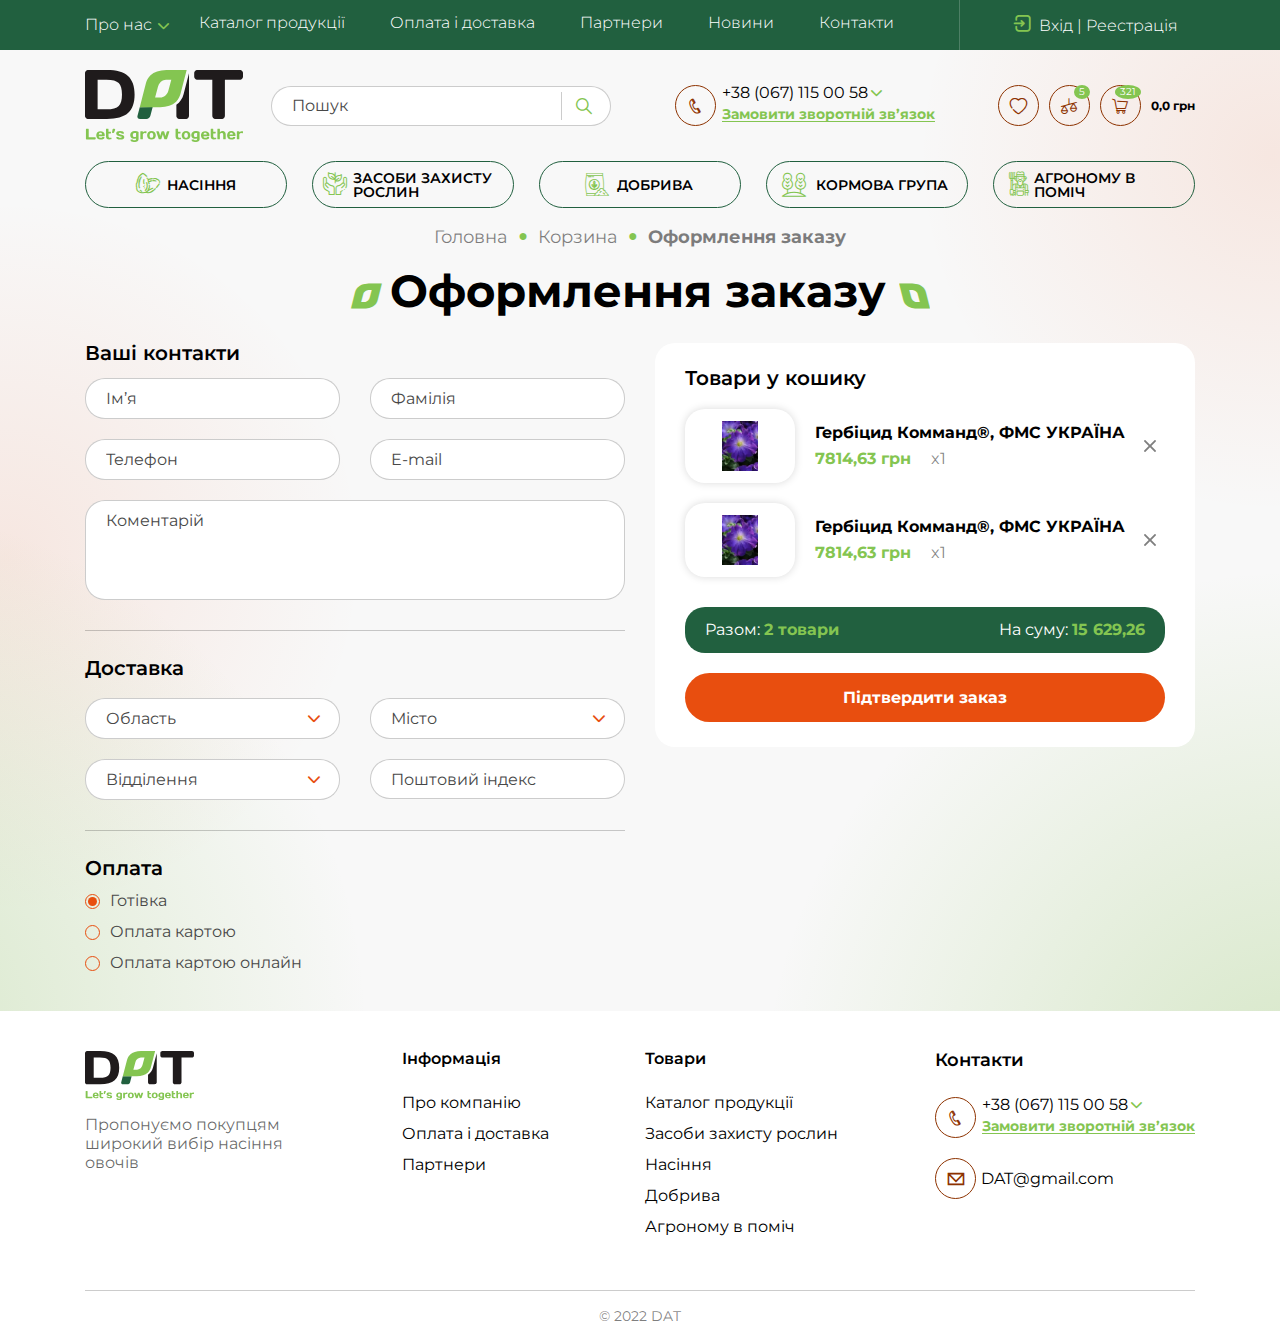
<file: order.html>
<!DOCTYPE html>
<html lang="uk">
<head>
    <meta charset="UTF-8">
    <meta http-equiv="X-UA-Compatible" content="IE=edge">
    <meta name="viewport" content="width=device-width, initial-scale=1.0, maximum-scale=1.0, user-scalable=no">
    <meta name="description" content="">
    <meta name="keywords" content="">
    <meta name="robots" content="">
    <link rel="stylesheet" href="css/style.min.css?_v=20230819235457">
    <link rel="stylesheet" href="css/order.min.css?_v=20230819235457">
    <link rel="apple-touch-icon" sizes="180x180" href="apple-touch-icon.png">
    <link rel="icon" type="image/png" sizes="32x32" href="favicon-32x32.png">
    <link rel="icon" type="image/png" sizes="16x16" href="favicon-16x16.png">
    <link rel="manifest" href="site.webmanifest">
    <title>Order</title>
</head>

<body>
    <div class="wrapper">
        <aside class="sidebar">
            <div class="sidebar__body">
                <div class="sidebar__row-upper">
                    <a href="./index.html" class="sidebar__logo">
                        <img src="img/svg/logo-w.svg" alt="">
                    </a>
                    <div class="sidebar__row-upper-right-content">
                        <div class="sidebar__button-wrap">
                            <div class="sidebar__scales-counter">0</div>
                            <button type="button" class="sidebar__scales-button icon-scales" aria-label="Додадти до порівнянь"></button>
                        </div>
                        <div class="sidebar__button-wrap">
                            <div class="sidebar__cart-counter">0</div>
                            <button type="button" class="sidebar__cart-button icon-cart" aria-label="Додадти до корзини"></button>
                        </div>
                        <div class="sidebar__money-counter">0,0 грн</div>
                    </div>
                </div>
                <div class="sidebar__row-lower">
                    <button type="button" class="sidebar__favorites-button icon-heart" aria-label="Відкрити обране"></button>
                    <form action="#" method="GET" class="sidebar__search-form">
                        <input type="text" name="search" placeholder="Пошук" class="sidebar__search-input">
                        <button type="submit" class="sidebar__submit-button icon-loupe"></button>
                    </form>
                </div>
                <address class="sidebar__callback">
                    <button type="button" class="sidebar__call-button icon-phone" aria-label="Зробити звонок"></button>
                    <div class="sidebar__tel-wrap">
                        <a href="tel:+380671150058" class="sidebar__tel-link">+38 (067) 115 00 58</a>
                        <button type="button" class="sidebar__expand-tel-button icon-arrow" aria-label="Росширити меню з телефонами"></button>
                        <ul class="sidebar__tel-items">
                            <li class="sidebar__tel-item">
                                <a href="tel:+380501150058" class="sidebar__tel-link">+38 (050) 115 00 58</a>
                            </li>
                            <li class="sidebar__tel-item">
                                <a href="tel:+380671150058" class="sidebar__tel-link">+38 (067) 115 00 58</a>
                            </li>
                        </ul>
                        <a href="" class="sidebar__callback-link">Замовити зворотній зв’язок</a>
                    </div>
                </address>
                <nav class="sidebar__nav">
                    <ul class="sidebar__nav-items">
                        <li class="sidebar__nav-item">
                            <a href="" class="sidebar__nav-item-link">Про компанію</a>
                        </li>
                        <li class="sidebar__nav-item">
                            <a href="" class="sidebar__nav-item-link">Каталог продукції</a>
                        </li>
                        <li class="sidebar__nav-item">
                            <a href="" class="sidebar__nav-item-link">Оплата і доставка</a>
                        </li>
                        <li class="sidebar__nav-item">
                            <a href="" class="sidebar__nav-item-link">Партнери</a>
                        </li>
                        <li class="sidebar__nav-item">
                            <a href="" class="sidebar__nav-item-link">Контакти</a>
                        </li>
                    </ul>
                </nav>
            </div>
        </aside>
        <div class="popup">
            <div class="popup__cart cart">
                <div class="cart__wrap">
                    <button type="button" class="cart__close-button" aria-label="Зачинити корзину">
                        <img src="img/svg/close-light.svg" alt="">
                    </button>
                    <div class="cart__body">
                        <div class="cart__gradient-left"></div>
                        <div class="cart__gradient-right"></div>
                        <div class="cart__gradient-green"></div>
                        <div class="cart__content">
                            <div class="cart__header">
                                <h3 class="cart__title icon-leaf">Кошик <span class="icon-leaf"></span></h3>
                            </div>
                            <div class="cart__main">
                                <article class="cart__product">
                                    <h4 class="cart__product-label">
                                        <a href="./catalog-plants.html" class="cart__product-label-link">
                                            Гербіцид Комманд®, <span>ФМС УКРАЇНА</span>
                                        </a>
                                    </h4>
                                    <div class="cart__product-left-wrap">
                                        <div class="cart__product-image-wrap">
                                            <picture><source srcset="img/prod1.webp" type="image/webp"><img src="img/prod1.jpg" alt=""></picture>
                                        </div>
                                        <div class="cart__product-info-wrap">
                                            <div class="cart__product-price">7814,63 грн</div>
                                            <div class="cart__product-quantity">Ціна за 5 л</div>
                                            <div class="cart__product-manufacturer-label">Виробник</div>
                                            <div class="cart__product-manufacturer">
                                                <picture><source srcset="img/manf-1.webp" type="image/webp"><img src="img/manf-1.png" alt=""></picture>
                                                <span>ФМС Украина</span>
                                            </div>
                                        </div>
                                    </div>
                                    <div class="cart__product-selectors-wrap">
                                        <ul class="cart__product-capacity-selector-items">
                                            <li class="cart__product-capacity-selector-item">
                                                <input type="radio" id="capacity_5l" value="5л" name="canister" checked>
                                                <label for="capacity_5l">Канистра 5л</label>
                                            </li>
                                            <li class="cart__product-capacity-selector-item">
                                                <input type="radio" id="capacity_10l" value="10л" name="canister">
                                                <label for="capacity_10l">Канистра 10л</label>
                                            </li>
                                            <li class="cart__product-capacity-selector-item">
                                                <input type="radio" id="capacity_20l" value="20л" name="canister">
                                                <label for="capacity_20l">Канистра 20л</label>
                                            </li>
                                            <li class="cart__product-capacity-selector-item">
                                                <input type="radio" id="capacity_50l" value="50л" name="canister">
                                                <label for="capacity_50l">Канистра 50л</label>
                                            </li>
                                            <li class="cart__product-capacity-selector-item-expand">
                                                <button type="button" class="cart__product-capacity-selector-item-expand-button icon-arrow" aria-label="Відкрити\закрити меню вибір ємності"></button>
                                            </li>
                                        </ul>
                                        <div class="cart__product-quantity-selector">
                                            <span class="cart__product-quantity-selector-label">Кількість</span>
                                            <div class="cart__product-quantity-selector-actions">
                                                <button type="button" class="cart__product-quantity-selector-add-button" aria-label="Додати кількість">+</button>
                                                <input type="number" name="cart_product-quantity" id="cart_product-quantity" min="1" max="99" value="1" aria-label="Поле введення кількості">
                                                <button type="button" class="cart__product-quantity-selector-reduce-button" aria-label="відняти кількість">-</button>
                                            </div>
                                        </div>
                                    </div>
                                </article>
                            </div>
                            <div class="cart__footer">
                                <button type="button" class="cart__footer-close-button icon-cart">Продовжити покупки</button>
                                <a href="./order.html" class="cart__checkout-link icon-table">Оформити заказ</a>
                            </div>
                        </div>
                    </div>
                </div>
            </div>
        </div>
        <header class="header">
            <div class="header__container">
                <div class="header__content">
                    <nav class="header__nav">
                        <ul class="header__nav-items">
                            <li class="header__nav-item">
                                <button type="button" class="header__about-item-expand-button icon-arrow">Про нас</button>
                                <ul class="header__about-items">
                                    <li class="header__about-item">
                                        <a href="" class="header__about-item-link">Наша команда</a>
                                    </li>
                                    <li class="header__about-item">
                                        <a href="" class="header__about-item-link">Партнери</a>
                                    </li>
                                    <li class="header__about-item">
                                        <a href="" class="header__about-item-link">Договір</a>
                                    </li>
                                </ul>
                            </li>
                            <li class="header__nav-item">
                                <a href="" class="header__nav-item-link">Каталог продукції</a>
                            </li>
                            <li class="header__nav-item">
                                <a href="" class="header__nav-item-link">Оплата і доставка</a>
                            </li>
                            <li class="header__nav-item">
                                <a href="" class="header__nav-item-link">Партнери</a>
                            </li>
                            <li class="header__nav-item">
                                <a href="" class="header__nav-item-link">Новини</a>
                            </li>
                            <li class="header__nav-item">
                                <a href="" class="header__nav-item-link">Контакти</a>
                            </li>
                        </ul>
                    </nav>
                    <button type="button" class="header__login-button icon-log-out">Вхід | Реестрація</button>
                    <div class="header__menu-button-wrap">
                        <button type="button" class="header__menu-button" aria-label="Відкрити чи закрити сайд меню"></button>
                        <div class="header__menu-button-animation anim">
                            <div class="anim__line anim__line-1" id="anim_1"></div>
                            <div class="anim__line anim__line-2" id="anim_2"></div>
                            <div class="anim__line anim__line-3" id="anim_3"></div>
                            <div class="anim__line anim__line-4" id="anim_4"></div>
                            <div class="anim__circle anim__circle-1" id="anim_5"></div>
                            <div class="anim__circle anim__circle-2" id="anim_6"></div>
                            <div class="anim__circle anim__circle-3" id="anim_7"></div>
                            <div class="anim__circle anim__circle-4" id="anim_8"></div>
                        </div>
                    </div>
                </div>
            </div>
        </header>
        <main class="main">
            <div class="main__gradient-orange-1"></div>
            <div class="main__gradient-orange-2"></div>
            <div class="main__gradient-green-1"></div>
            <div class="main__gradient-green-2"></div>
                    <div class="main__head">
            <div class="main-head__container">
                <a href="./index.html" class="main__logo">
                    <img src="img/svg/logo-b.svg" alt="">
                </a>
                <div class="main__form-search-wrap">
                    <form action="#" method="GET" class="main__search-form">
                        <input type="text" name="search" placeholder="Пошук" class="main__search-input">
                        <button type="submit" class="main__submit-button icon-loupe" aria-label="Почати пошук"></button>
                    </form>
                </div>
                <address class="main__callback">
                    <button type="button" class="main__call-button icon-phone" aria-label="Зробити звонок"></button>
                    <div class="main__tel-wrap">
                        <a href="tel:+380671150058" class="main__tel-link">+38 (067) 115 00 58</a>
                        <button type="button" class="main__expand-tel-button icon-arrow" aria-label="Росширити меню с телефонними номерами"></button>
                        <ul class="main__tel-items">
                            <li class="main__tel-item">
                                <a href="tel:+380501150058" class="main__tel-link">+38 (050) 115 00 58</a>
                            </li>
                            <li class="main__tel-item">
                                <a href="tel:+380671150058" class="main__tel-link">+38 (067) 115 00 58</a>
                            </li>
                        </ul>
                        <a href="" class="main__callback-link">Замовити зворотній зв’язок</a>
                    </div>
                </address>
                <div class="main__row-upper-right-content">
                    <div class="main__button-wrap">
                        <button type="button" class="main__favorites-button icon-heart" aria-label="Відкрити обране"></button>
                    </div>
                    <div class="main__button-wrap">
                        <div class="main__scales-counter">5</div>
                        <button type="button" class="main__scales-button icon-scales" aria-label="Відкрити меню порівнянь"></button>
                    </div>
                    <div class="main__button-wrap">
                        <div class="main__cart-counter">321</div>
                        <button type="button" class="main__cart-button icon-cart" aria-label="Відкрити корзину"></button>
                    </div>
                    <div class="main__money-counter">0,0 грн</div>
                </div>
            </div>
        </div>
        <div class="main__categories categories">
            <div class="categories__container">
                <ul class="categories__items">
                    <li class="categories__item">
                        <a href="" class="categories__item-link icon-seeds">Насіння</a>
                        <button type="button" class="categories__expand-button" id="catBtn_1" aria-label="Росширити меню з категоріями">
                            <span class="icon-arrow"></span>
                        </button>
                    </li>
                    <li class="categories__item">
                        <a href="" class="categories__item-link icon-sapling">Засоби захисту рослин</a>
                    </li>
                    <li class="categories__item">
                        <a href="" class="categories__item-link icon-pack">Добрива</a>
                    </li>
                    <li class="categories__item">
                        <a href="" class="categories__item-link icon-trees">кормова група</a>
                    </li>
                    <li class="categories__item">
                        <a href="" class="categories__item-link icon-farmer">Агроному в поміч</a>
                    </li>
                </ul>
            </div>
        </div>
            <div class="main__page-address page-address">
                <div class="page-address__container">
                    <a href="./index.html" class="page-address__link">Головна</a><span class="page-adress__dot">&#9679;</span>
                    <a href="" class="page-address__link">Корзина</a><span class="page-adress__dot">&#9679;</span>
                    <a href="" class="page-address__link">Оформлення заказу</a>
                </div>
            </div>
            <section class="main__order order">
                <div class="order__container">
                    <h1 class="order__title icon-leaf">Оформлення заказу <span class="icon-leaf"></span></h1>
                    <form action="#" method="post" class="order__form">
                        <div class="order__form-left-wrap">
                            <h2 class="order__form-name-title">Ваші контакти</h2>
                            <div class="order__form-name-wrap">
                                <input type="text" class="order__form-firstname" id="first-name" name="fisrt-name" placeholder="Ім’я" required>
                                <input type="text" class="order__form-secondname" id="second-name" name="second-name" placeholder="Фамілія" required>
                                <input type="tel" class="order__form-tel" id="phone" name="phone" placeholder="Телефон" pattern="\+380\d{9}" required>
                                <input type="email" class="order__form-email" id="email" name="email" placeholder="E-mail" required>
                                <textarea class="order__form-comment" id="comment" name="comment" placeholder="Коментарій" cols="30" ></textarea>
                            </div>
                            <h2 class="order__form-delivery-title">Доставка</h2>
                            <div class="order__form-delivery-wrap">
                                <div class="order__form-delivery-region-wrap">
                                    <button type="button" class="order__form-delivery-region-button icon-arrow">
                                        <span class="order__form-delivery-region-button-label">Область</span>
                                    </button>
                                    <ul class="order__form-delivery-region-items">
                                        <li class="order__form-delivery-region-item">
                                            <input type="radio" name="region" id="region_1">
                                            <label for="region_1">Lorem ipsum dolor sit amet.</label>
                                        </li>
                                        <li class="order__form-delivery-region-item">
                                            <input type="radio" name="region" id="region_2">
                                            <label for="region_2">Lorem ipsum dolor sit amet.</label>
                                        </li>
                                        <li class="order__form-delivery-region-item">
                                            <input type="radio" name="region" id="region_3">
                                            <label for="region_3">Lorem ipsum dolor sit amet.</label>
                                        </li>
                                        <li class="order__form-delivery-region-item">
                                            <input type="radio" name="region" id="region_4">
                                            <label for="region_4">Lorem ipsum dolor sit amet.</label>
                                        </li>
                                        <li class="order__form-delivery-region-item">
                                            <input type="radio" name="region" id="region_5">
                                            <label for="region_5">Lorem ipsum dolor sit amet.</label>
                                        </li>
                                        <li class="order__form-delivery-region-item">
                                            <input type="radio" name="region" id="region_6">
                                            <label for="region_6">Lorem ipsum dolor sit amet.</label>
                                        </li>
                                        <li class="order__form-delivery-region-item">
                                            <input type="radio" name="region" id="region_7">
                                            <label for="region_7">Lorem ipsum dolor sit amet.</label>
                                        </li>
                                        <li class="order__form-delivery-region-item">
                                            <input type="radio" name="region" id="region_8">
                                            <label for="region_8">Lorem ipsum dolor sit amet.</label>
                                        </li>
                                        <li class="order__form-delivery-region-item">
                                            <input type="radio" name="region" id="region_9">
                                            <label for="region_9">Lorem ipsum dolor sit amet.</label>
                                        </li>
                                        <li class="order__form-delivery-region-item">
                                            <input type="radio" name="region" id="region_10">
                                            <label for="region_10">Lorem ipsum dolor sit amet.</label>
                                        </li>
                                        <li class="order__form-delivery-region-item">
                                            <input type="radio" name="region" id="region_11">
                                            <label for="region_11">Lorem ipsum dolor sit amet.</label>
                                        </li>
                                        <li class="order__form-delivery-region-item">
                                            <input type="radio" name="region" id="region_12">
                                            <label for="region_12">Lorem ipsum dolor sit amet.</label>
                                        </li>
                                    </ul>
                                </div>
                                <div class="order__form-delivery-city-wrap">
                                    <button type="button" class="order__form-delivery-city-button icon-arrow">
                                        <span class="order__form-delivery-city-button-label">Місто</span>
                                    </button>
                                    <ul class="order__form-delivery-city-items">
                                        <li class="order__form-delivery-city-item">
                                            <input type="radio" name="city" id="city_1">
                                            <label for="city_1">Lorem ipsum dolor sit amet.</label>
                                        </li>
                                        <li class="order__form-delivery-city-item">
                                            <input type="radio" name="city" id="city_2">
                                            <label for="city_2">Lorem ipsum dolor sit amet.</label>
                                        </li>
                                        <li class="order__form-delivery-city-item">
                                            <input type="radio" name="city" id="city_3">
                                            <label for="city_3">Lorem ipsum dolor sit amet.</label>
                                        </li>
                                        <li class="order__form-delivery-city-item">
                                            <input type="radio" name="city" id="city_4">
                                            <label for="city_4">Lorem ipsum dolor sit amet.</label>
                                        </li>
                                        <li class="order__form-delivery-city-item">
                                            <input type="radio" name="city" id="city_5">
                                            <label for="city_5">Lorem ipsum dolor sit amet.</label>
                                        </li>
                                        <li class="order__form-delivery-city-item">
                                            <input type="radio" name="city" id="city_6">
                                            <label for="city_6">Lorem ipsum dolor sit amet.</label>
                                        </li>
                                        <li class="order__form-delivery-city-item">
                                            <input type="radio" name="city" id="city_7">
                                            <label for="city_7">Lorem ipsum dolor sit amet.</label>
                                        </li>
                                        <li class="order__form-delivery-city-item">
                                            <input type="radio" name="city" id="city_8">
                                            <label for="city_8">Lorem ipsum dolor sit amet.</label>
                                        </li>
                                        <li class="order__form-delivery-city-item">
                                            <input type="radio" name="city" id="city_9">
                                            <label for="city_9">Lorem ipsum dolor sit amet.</label>
                                        </li>
                                        <li class="order__form-delivery-city-item">
                                            <input type="radio" name="city" id="city_10">
                                            <label for="city_10">Lorem ipsum dolor sit amet.</label>
                                        </li>
                                        <li class="order__form-delivery-city-item">
                                            <input type="radio" name="city" id="city_11">
                                            <label for="city_11">Lorem ipsum dolor sit amet.</label>
                                        </li>
                                        <li class="order__form-delivery-city-item">
                                            <input type="radio" name="city" id="city_12">
                                            <label for="city_12">Lorem ipsum dolor sit amet.</label>
                                        </li>
                                    </ul>
                                </div>
                                <div class="order__form-delivery-post-wrap">
                                    <button type="button" class="order__form-delivery-post-button icon-arrow">
                                        <span class="order__form-delivery-post-button-label">Відділення</span>
                                    </button>
                                    <ul class="order__form-delivery-post-items">
                                        <li class="order__form-delivery-post-item">
                                            <input type="radio" name="post" id="post_1">
                                            <label for="post_1">Lorem ipsum dolor sit amet.</label>
                                        </li>
                                        <li class="order__form-delivery-post-item">
                                            <input type="radio" name="post" id="post_2">
                                            <label for="post_2">Lorem ipsum dolor sit amet.</label>
                                        </li>
                                        <li class="order__form-delivery-post-item">
                                            <input type="radio" name="post" id="post_3">
                                            <label for="post_3">Lorem ipsum dolor sit amet.</label>
                                        </li>
                                        <li class="order__form-delivery-post-item">
                                            <input type="radio" name="post" id="post_4">
                                            <label for="post_4">Lorem ipsum dolor sit amet.</label>
                                        </li>
                                        <li class="order__form-delivery-post-item">
                                            <input type="radio" name="post" id="post_5">
                                            <label for="post_5">Lorem ipsum dolor sit amet.</label>
                                        </li>
                                        <li class="order__form-delivery-post-item">
                                            <input type="radio" name="post" id="post_6">
                                            <label for="post_6">Lorem ipsum dolor sit amet.</label>
                                        </li>
                                        <li class="order__form-delivery-post-item">
                                            <input type="radio" name="post" id="post_7">
                                            <label for="post_7">Lorem ipsum dolor sit amet.</label>
                                        </li>
                                        <li class="order__form-delivery-post-item">
                                            <input type="radio" name="post" id="post_8">
                                            <label for="post_8">Lorem ipsum dolor sit amet.</label>
                                        </li>
                                        <li class="order__form-delivery-post-item">
                                            <input type="radio" name="post" id="post_9">
                                            <label for="post_9">Lorem ipsum dolor sit amet.</label>
                                        </li>
                                        <li class="order__form-delivery-post-item">
                                            <input type="radio" name="post" id="post_10">
                                            <label for="post_10">Lorem ipsum dolor sit amet.</label>
                                        </li>
                                        <li class="order__form-delivery-post-item">
                                            <input type="radio" name="post" id="post_11">
                                            <label for="post_11">Lorem ipsum dolor sit amet.</label>
                                        </li>
                                        <li class="order__form-delivery-post-item">
                                            <input type="radio" name="post" id="post_12">
                                            <label for="post_12">Lorem ipsum dolor sit amet.</label>
                                        </li>
                                    </ul>
                                </div>
                                <input type="tel" class="order__form-delivery-zipcode" pattern="\d{5}" name="zip-code" id="zip-code" placeholder="Поштовий індекс" required>
                            </div>
                            <h2 class="order__form-payment-title">Оплата</h2>
                            <ul class="order__form-payment-items">
                                <li class="order__form-payment-item">
                                    <input type="radio" name="payment" id="payment-cash" checked>
                                    <label for="payment-cash">Готівка</label>
                                </li>
                                <li class="order__form-payment-item">
                                    <input type="radio" name="payment" id="payment-card">
                                    <label for="payment-card">Оплата картою</label>
                                </li>
                                <li class="order__form-payment-item">
                                    <input type="radio" name="payment" id="payment-card-online">
                                    <label for="payment-card-online">Оплата картою онлайн</label>
                                </li>
                            </ul>
                        </div>
                        <div class="order__form-right-wrap">
                            <h2 class="order__form-cart-content-title">Товари у кошику</h2>
                            <div class="order__form-cart-content">
                                <article class="order__form-order-cart order-cart">
                                    <button type="button" class="order-cart__close-button" aria-label="Видалити товар с кошику">
                                        <img src="img/svg/close.svg" alt="">
                                    </button>
                                    <div class="order-cart__info">
                                        <h3 class="order-cart__label"><a href="./catalog-plants.html" class="order-cart__label-link">Гербіцид Комманд®, <span>ФМС УКРАЇНА</span></a></h3>
                                        <div class="order-cart__info-image-wrap">
                                            <picture><source srcset="img/prod1.webp" type="image/webp"><img src="img/prod1.jpg" alt=""></picture>
                                        </div>
                                        <div class="order-cart__info-text">
                                            <div class="order-cart__info-price">7814,63 грн</div>
                                            <div class="order-cart__info-quantity">x1</div>
                                        </div>
                                    </div>
                                </article>
                                <article class="order__form-order-cart order-cart">
                                    <button type="button" class="order-cart__close-button" aria-label="Видалити товар с кошику">
                                        <img src="img/svg/close.svg" alt="">
                                    </button>
                                    <div class="order-cart__info">
                                        <h3 class="order-cart__label"><a href="./catalog-plants.html" class="order-cart__label-link">Гербіцид Комманд®, <span>ФМС УКРАЇНА</span></a></h3>
                                        <div class="order-cart__info-image-wrap">
                                            <picture><source srcset="img/prod1.webp" type="image/webp"><img src="img/prod1.jpg" alt=""></picture>
                                        </div>
                                        <div class="order-cart__info-text">
                                            <div class="order-cart__info-price">7814,63 грн</div>
                                            <div class="order-cart__info-quantity">x1</div>
                                        </div>
                                    </div>
                                </article>
                            </div>
                            <div class="order__form-cart-info-items">
                                <div class="order__form-cart-info-item">Разом: <span>2 товари</span></div>
                                <div class="order__form-cart-info-item">На суму: <span>15 629,26</span></div>
                            </div>
                            <input type="submit" class="order__form-submit-button" value="Підтвердити заказ">
                        </div>
                    </form>
                </div>
            </section>
        </main>
        <footer class="footer">
            <div class="footer__container">
                <div class="footer__content">
                    <nav class="footer__items">
                        <div class="footer__logo-wrap">
                            <a href="./index.html" class="footer__logo">
                                <img src="img/svg/logo-b.svg" alt="">
                            </a>
                            <div class="footer__under-logo-text">
                                Пропонуємо покупцям широкий вибір насіння овочів
                            </div>
                        </div>
                        <div class="footer__item">
                            <div class="footer__item-label">Інформація</div>
                            <div class="footer__item-links-wrap">
                                <a href="" class="footer__item-link">Про компанію</a>
                                <a href="" class="footer__item-link">Оплата і доставка</a>
                                <a href="" class="footer__item-link">Партнери</a>
                            </div>
                        </div>
                        <div class="footer__item">
                            <div class="footer__item-label">Товари</div>
                            <div class="footer__item-links-wrap">
                                <a href="" class="footer__item-link">Каталог продукції</a>
                                <a href="" class="footer__item-link">Засоби захисту рослин</a>
                                <a href="" class="footer__item-link">Насіння</a>
                                <a href="" class="footer__item-link">Добрива</a>
                                <a href="" class="footer__item-link">Агроному в поміч</a>
                            </div>
                        </div>
                        <div class="footer__item footer__feedback-item">
                            <div class="footer__item-label footer__label-contacts">Контакти</div>
                            <div class="footer__item-links-wrap">
                                <address class="footer__callback">
                                    <button type="button" class="footer__call-button icon-phone" aria-label="Замовити зворотній зв’язок"></button>
                                    <div class="footer__tel-wrap">
                                        <a href="tel:+380671150058" class="footer__tel-link">+38 (067) 115 00 58</a>
                                        <button type="button" class="footer__expand-tel-button icon-arrow" aria-label="Росширити меню з телефонами"></button>
                                        <ul class="footer__tel-items">
                                            <li class="footer__tel-item">
                                                <a href="tel:+380501150058" class="footer__tel-link">+38 (050) 115 00 58</a>
                                            </li>
                                            <li class="footer__tel-item">
                                                <a href="tel:+380671150058" class="footer__tel-link">+38 (067) 115 00 58</a>
                                            </li>
                                        </ul>
                                        <a href="" class="footer__callback-link">Замовити зворотній зв’язок</a>
                                    </div>
                                </address>
                                <address class="footer__email">
                                    <a href="mailto:DAT@gmail.com" class="footer__email-link-round icon-email" aria-label="Надiслати емейл"></a>
                                    <a href="mailto:DAT@gmail.com" class="footer__email-link">DAT@gmail.com</a>
                                </address>
                            </div>
                        </div>
                    </nav>
                </div>
                <div class="footer__copyright">© 2022 DAT</div>
                <button type="button" class="footer__pageup-button icon-arrow-line" aria-label="Проскролити сторiнку догори"></button>
            </div>
        </footer>
    </div>
    <script src="js/order.min.js?_v=20230819235457"></script>
</body>
</html>
</file>
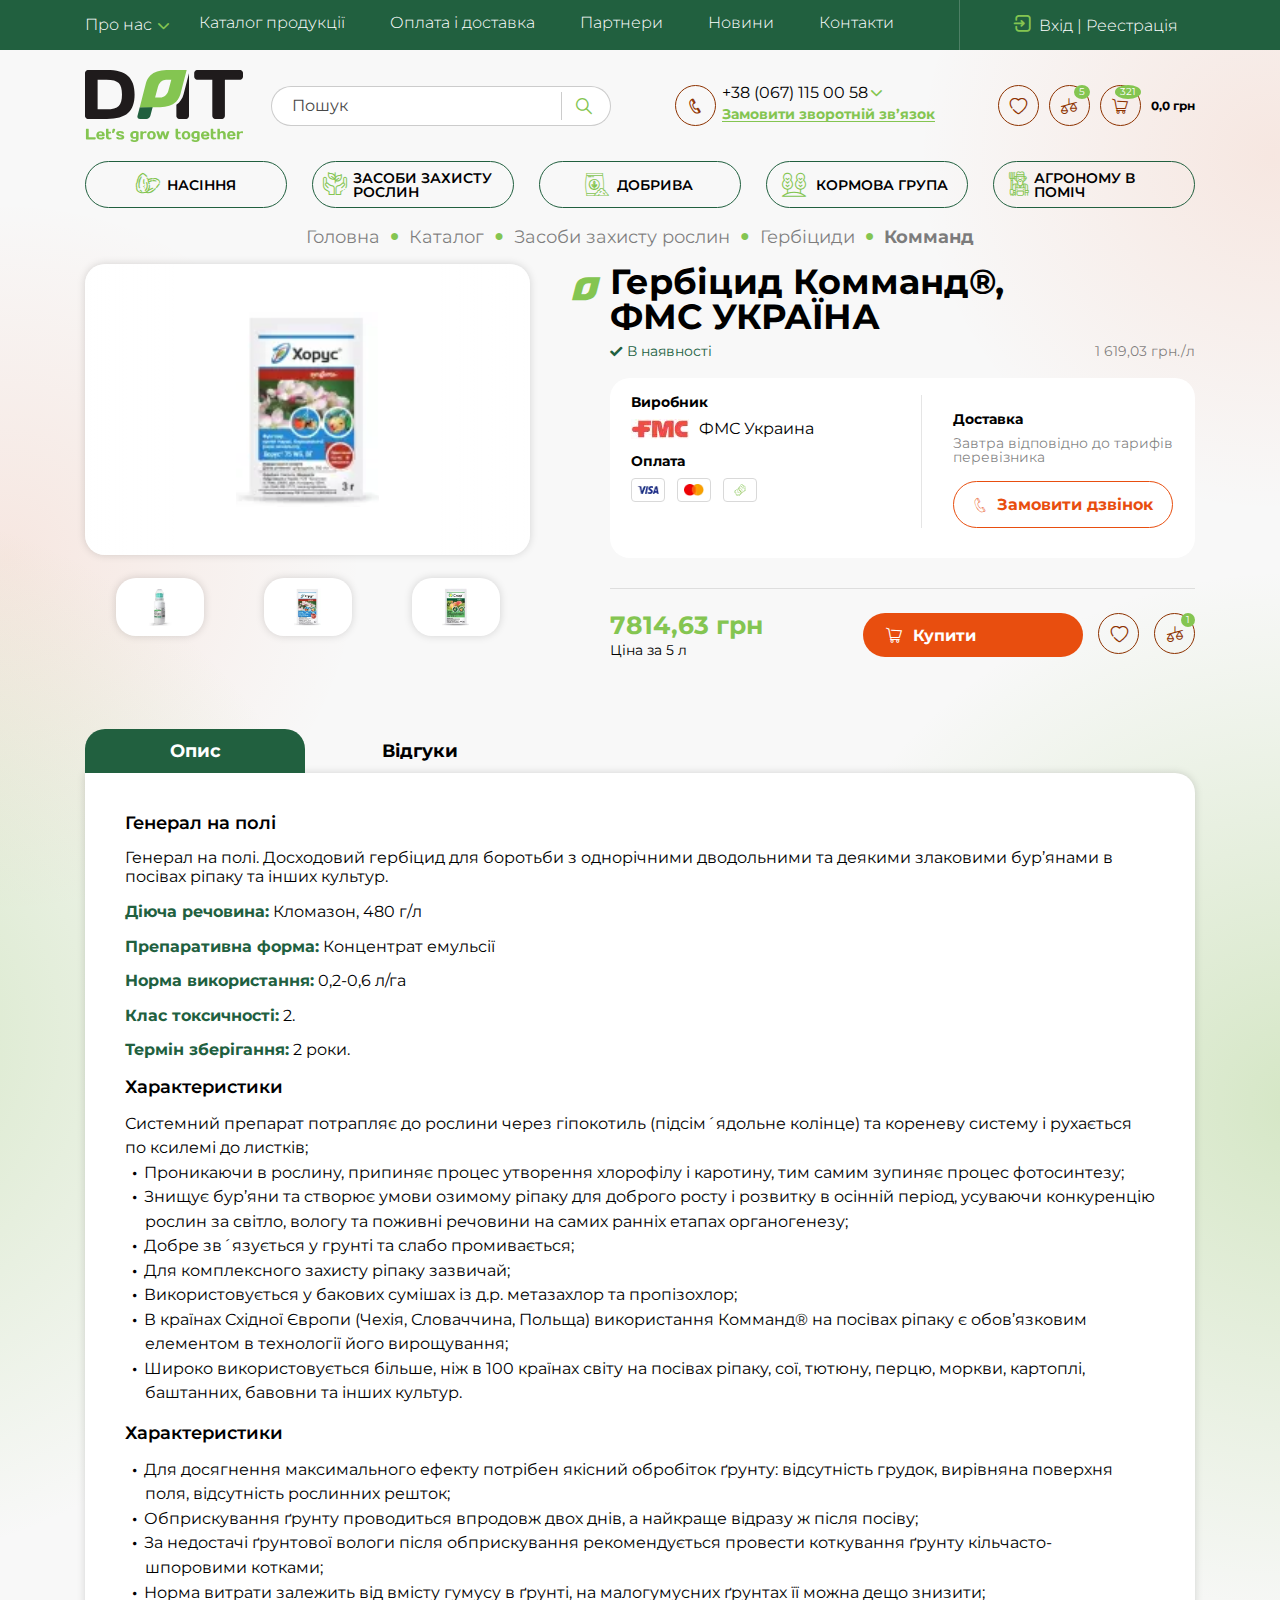
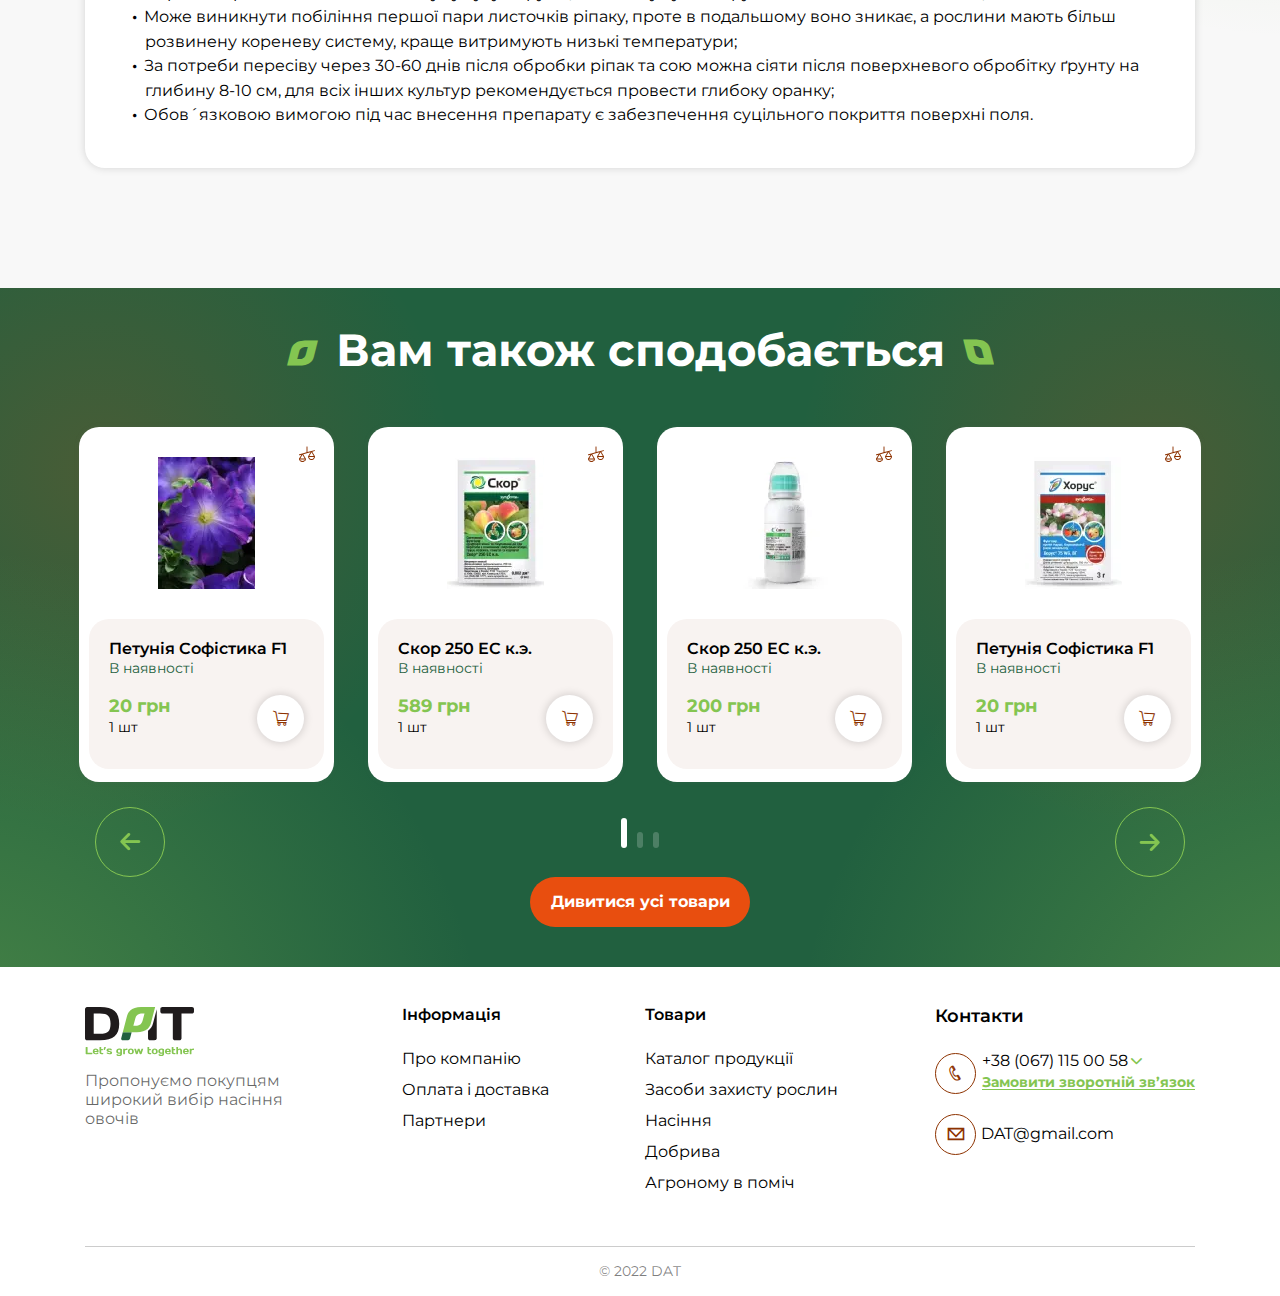
<file: prod-card.html>
<!DOCTYPE html>
<html lang="uk">
<head>
    <meta charset="UTF-8">
    <meta http-equiv="X-UA-Compatible" content="IE=edge">
    <meta name="viewport" content="width=device-width, initial-scale=1.0, maximum-scale=1.0, user-scalable=no">
    <meta name="description" content="">
    <meta name="keywords" content="">
    <meta name="robots" content="">
    <link rel="stylesheet" href="css/style.min.css?_v=20230804182807">
    <link rel="stylesheet" href="css/prod-card.min.css?_v=20230804182807">
    <link rel="apple-touch-icon" sizes="180x180" href="apple-touch-icon.png">
    <link rel="icon" type="image/png" sizes="32x32" href="favicon-32x32.png">
    <link rel="icon" type="image/png" sizes="16x16" href="favicon-16x16.png">
    <link rel="manifest" href="site.webmanifest">
    <title>Product card</title>
</head>

<body>
    <div class="wrapper">
        <aside class="sidebar">
            <div class="sidebar__body">
                <div class="sidebar__row-upper">
                    <a href="./index.html" class="sidebar__logo">
                        <img src="img/svg/logo-w.svg" alt="">
                    </a>
                    <div class="sidebar__row-upper-right-content">
                        <div class="sidebar__button-wrap">
                            <div class="sidebar__scales-counter">0</div>
                            <button type="button" class="sidebar__scales-button icon-scales" aria-label="Додадти до порівнянь"></button>
                        </div>
                        <div class="sidebar__button-wrap">
                            <div class="sidebar__cart-counter">0</div>
                            <button type="button" class="sidebar__cart-button icon-cart" aria-label="Додадти до корзини"></button>
                        </div>
                        <div class="sidebar__money-counter">0,0 грн</div>
                    </div>
                </div>
                <div class="sidebar__row-lower">
                    <button type="button" class="sidebar__favorites-button icon-heart" aria-label="Відкрити обране"></button>
                    <form action="#" method="GET" class="sidebar__search-form">
                        <input type="text" name="search" placeholder="Пошук" class="sidebar__search-input">
                        <button type="submit" class="sidebar__submit-button icon-loupe"></button>
                    </form>
                </div>
                <address class="sidebar__callback">
                    <button type="button" class="sidebar__call-button icon-phone" aria-label="Зробити звонок"></button>
                    <div class="sidebar__tel-wrap">
                        <a href="tel:+380671150058" class="sidebar__tel-link">+38 (067) 115 00 58</a>
                        <button type="button" class="sidebar__expand-tel-button icon-arrow" aria-label="Росширити меню з телефонами"></button>
                        <ul class="sidebar__tel-items">
                            <li class="sidebar__tel-item">
                                <a href="tel:+380501150058" class="sidebar__tel-link">+38 (050) 115 00 58</a>
                            </li>
                            <li class="sidebar__tel-item">
                                <a href="tel:+380671150058" class="sidebar__tel-link">+38 (067) 115 00 58</a>
                            </li>
                        </ul>
                        <a href="" class="sidebar__callback-link">Замовити зворотній зв’язок</a>
                    </div>
                </address>
                <nav class="sidebar__nav">
                    <ul class="sidebar__nav-items">
                        <li class="sidebar__nav-item">
                            <a href="" class="sidebar__nav-item-link">Про компанію</a>
                        </li>
                        <li class="sidebar__nav-item">
                            <a href="" class="sidebar__nav-item-link">Каталог продукції</a>
                        </li>
                        <li class="sidebar__nav-item">
                            <a href="" class="sidebar__nav-item-link">Оплата і доставка</a>
                        </li>
                        <li class="sidebar__nav-item">
                            <a href="" class="sidebar__nav-item-link">Партнери</a>
                        </li>
                        <li class="sidebar__nav-item">
                            <a href="" class="sidebar__nav-item-link">Контакти</a>
                        </li>
                    </ul>
                </nav>
            </div>
        </aside>
        <div class="popup">
            <div class="popup__cart cart">
                <div class="cart__wrap">
                    <button type="button" class="cart__close-button" aria-label="Зачинити корзину">
                        <img src="img/svg/close-light.svg" alt="">
                    </button>
                    <div class="cart__body">
                        <div class="cart__gradient-left"></div>
                        <div class="cart__gradient-right"></div>
                        <div class="cart__gradient-green"></div>
                        <div class="cart__content">
                            <div class="cart__header">
                                <h3 class="cart__title icon-leaf">Кошик <span class="icon-leaf"></span></h3>
                            </div>
                            <div class="cart__main">
                                <article class="cart__product">
                                    <h4 class="cart__product-label">
                                        <a href="./catalog-plants.html" class="cart__product-label-link">
                                            Гербіцид Комманд®, <span>ФМС УКРАЇНА</span>
                                        </a>
                                    </h4>
                                    <div class="cart__product-left-wrap">
                                        <div class="cart__product-image-wrap">
                                            <picture><source srcset="img/prod1.webp" type="image/webp"><img src="img/prod1.jpg" alt=""></picture>
                                        </div>
                                        <div class="cart__product-info-wrap">
                                            <div class="cart__product-price">7814,63 грн</div>
                                            <div class="cart__product-quantity">Ціна за 5 л</div>
                                            <div class="cart__product-manufacturer-label">Виробник</div>
                                            <div class="cart__product-manufacturer">
                                                <picture><source srcset="img/manf-1.webp" type="image/webp"><img src="img/manf-1.png" alt=""></picture>
                                                <span>ФМС Украина</span>
                                            </div>
                                        </div>
                                    </div>
                                    <div class="cart__product-selectors-wrap">
                                        <ul class="cart__product-capacity-selector-items">
                                            <li class="cart__product-capacity-selector-item">
                                                <input type="radio" id="capacity_5l" value="5л" name="canister" checked>
                                                <label for="capacity_5l">Канистра 5л</label>
                                            </li>
                                            <li class="cart__product-capacity-selector-item">
                                                <input type="radio" id="capacity_10l" value="10л" name="canister">
                                                <label for="capacity_10l">Канистра 10л</label>
                                            </li>
                                            <li class="cart__product-capacity-selector-item">
                                                <input type="radio" id="capacity_20l" value="20л" name="canister">
                                                <label for="capacity_20l">Канистра 20л</label>
                                            </li>
                                            <li class="cart__product-capacity-selector-item">
                                                <input type="radio" id="capacity_50l" value="50л" name="canister">
                                                <label for="capacity_50l">Канистра 50л</label>
                                            </li>
                                            <li class="cart__product-capacity-selector-item-expand">
                                                <button type="button" class="cart__product-capacity-selector-item-expand-button icon-arrow" aria-label="Відкрити\закрити меню вибір ємності"></button>
                                            </li>
                                        </ul>
                                        <div class="cart__product-quantity-selector">
                                            <span class="cart__product-quantity-selector-label">Кількість</span>
                                            <div class="cart__product-quantity-selector-actions">
                                                <button type="button" class="cart__product-quantity-selector-add-button" aria-label="Додати кількість">+</button>
                                                <input type="number" name="cart_product-quantity" id="cart_product-quantity" min="1" max="99" value="1" aria-label="Поле введення кількості">
                                                <button type="button" class="cart__product-quantity-selector-reduce-button" aria-label="відняти кількість">-</button>
                                            </div>
                                        </div>
                                    </div>
                                </article>
                            </div>
                            <div class="cart__footer">
                                <button type="button" class="cart__footer-close-button icon-cart">Продовжити покупки</button>
                                <a href="./order.html" class="cart__checkout-link icon-table">Оформити заказ</a>
                            </div>
                        </div>
                    </div>
                </div>
            </div>
        </div>
        <header class="header">
            <div class="header__container">
                <div class="header__content">
                    <nav class="header__nav">
                        <ul class="header__nav-items">
                            <li class="header__nav-item">
                                <button type="button" class="header__about-item-expand-button icon-arrow">Про нас</button>
                                <ul class="header__about-items">
                                    <li class="header__about-item">
                                        <a href="" class="header__about-item-link">Наша команда</a>
                                    </li>
                                    <li class="header__about-item">
                                        <a href="" class="header__about-item-link">Партнери</a>
                                    </li>
                                    <li class="header__about-item">
                                        <a href="" class="header__about-item-link">Договір</a>
                                    </li>
                                </ul>
                            </li>
                            <li class="header__nav-item">
                                <a href="" class="header__nav-item-link">Каталог продукції</a>
                            </li>
                            <li class="header__nav-item">
                                <a href="" class="header__nav-item-link">Оплата і доставка</a>
                            </li>
                            <li class="header__nav-item">
                                <a href="" class="header__nav-item-link">Партнери</a>
                            </li>
                            <li class="header__nav-item">
                                <a href="" class="header__nav-item-link">Новини</a>
                            </li>
                            <li class="header__nav-item">
                                <a href="" class="header__nav-item-link">Контакти</a>
                            </li>
                        </ul>
                    </nav>
                    <button type="button" class="header__login-button icon-log-out">Вхід | Реестрація</button>
                    <div class="header__menu-button-wrap">
                        <button type="button" class="header__menu-button" aria-label="Відкрити чи закрити сайд меню"></button>
                        <div class="header__menu-button-animation anim">
                            <div class="anim__line anim__line-1" id="anim_1"></div>
                            <div class="anim__line anim__line-2" id="anim_2"></div>
                            <div class="anim__line anim__line-3" id="anim_3"></div>
                            <div class="anim__line anim__line-4" id="anim_4"></div>
                            <div class="anim__circle anim__circle-1" id="anim_5"></div>
                            <div class="anim__circle anim__circle-2" id="anim_6"></div>
                            <div class="anim__circle anim__circle-3" id="anim_7"></div>
                            <div class="anim__circle anim__circle-4" id="anim_8"></div>
                        </div>
                    </div>
                </div>
            </div>
        </header>
        <main class="main">
            <div class="main__gradient-orange-1"></div>
            <div class="main__gradient-orange-2"></div>
            <div class="main__gradient-green-1"></div>
            <div class="main__gradient-green-2"></div>
                    <div class="main__head">
            <div class="main-head__container">
                <a href="./index.html" class="main__logo">
                    <img src="img/svg/logo-b.svg" alt="">
                </a>
                <div class="main__form-search-wrap">
                    <form action="#" method="GET" class="main__search-form">
                        <input type="text" name="search" placeholder="Пошук" class="main__search-input">
                        <button type="submit" class="main__submit-button icon-loupe" aria-label="Почати пошук"></button>
                    </form>
                </div>
                <address class="main__callback">
                    <button type="button" class="main__call-button icon-phone" aria-label="Зробити звонок"></button>
                    <div class="main__tel-wrap">
                        <a href="tel:+380671150058" class="main__tel-link">+38 (067) 115 00 58</a>
                        <button type="button" class="main__expand-tel-button icon-arrow" aria-label="Росширити меню с телефонними номерами"></button>
                        <ul class="main__tel-items">
                            <li class="main__tel-item">
                                <a href="tel:+380501150058" class="main__tel-link">+38 (050) 115 00 58</a>
                            </li>
                            <li class="main__tel-item">
                                <a href="tel:+380671150058" class="main__tel-link">+38 (067) 115 00 58</a>
                            </li>
                        </ul>
                        <a href="" class="main__callback-link">Замовити зворотній зв’язок</a>
                    </div>
                </address>
                <div class="main__row-upper-right-content">
                    <div class="main__button-wrap">
                        <button type="button" class="main__favorites-button icon-heart" aria-label="Відкрити обране"></button>
                    </div>
                    <div class="main__button-wrap">
                        <div class="main__scales-counter">5</div>
                        <button type="button" class="main__scales-button icon-scales" aria-label="Відкрити меню порівнянь"></button>
                    </div>
                    <div class="main__button-wrap">
                        <div class="main__cart-counter">321</div>
                        <button type="button" class="main__cart-button icon-cart" aria-label="Відкрити корзину"></button>
                    </div>
                    <div class="main__money-counter">0,0 грн</div>
                </div>
            </div>
        </div>
        <div class="main__categories categories">
            <div class="categories__container">
                <ul class="categories__items">
                    <li class="categories__item">
                        <a href="" class="categories__item-link icon-seeds">Насіння</a>
                        <button type="button" class="categories__expand-button" id="catBtn_1" aria-label="Росширити меню з категоріями">
                            <span class="icon-arrow"></span>
                        </button>
                    </li>
                    <li class="categories__item">
                        <a href="" class="categories__item-link icon-sapling">Засоби захисту рослин</a>
                    </li>
                    <li class="categories__item">
                        <a href="" class="categories__item-link icon-pack">Добрива</a>
                    </li>
                    <li class="categories__item">
                        <a href="" class="categories__item-link icon-trees">кормова група</a>
                    </li>
                    <li class="categories__item">
                        <a href="" class="categories__item-link icon-farmer">Агроному в поміч</a>
                    </li>
                </ul>
            </div>
        </div>
            <div class="main__page-address page-address">
                <div class="page-address__container">
                    <a href="./index.html" class="page-address__link">Головна</a><span class="page-adress__dot">&#9679;</span>
                    <a href="./catalog-plants.html" class="page-address__link">Каталог</a><span class="page-adress__dot">&#9679;</span>
                    <a href="./catalog-plants.html" class="page-address__link">Засоби захисту рослин</a><span class="page-adress__dot">&#9679;</span>
                    <a href="" class="page-address__link">Гербіциди</a><span class="page-adress__dot">&#9679;</span>
                    <a href="" class="page-address__link">Комманд</a>
                </div>
            </div>
            <section class="main__product-card card">
                <div class="card__container">
                    <div class="card__gallery-wrap">
                        <div class="card__slider-main swiper">
                            <ul class="card__slider-main-items swiper-wrapper">
                                <li class="card__slider-main-item swiper-slide">
                                    <button type="button" class="card__slider-main-button">
                                        <picture><source srcset="img/prod1.webp" type="image/webp"><img src="img/prod1.jpg" alt=""></picture>
                                    </button>
                                </li>
                                <li class="card__slider-main-item swiper-slide">
                                    <button type="button" class="card__slider-main-button">
                                        <picture><source srcset="img/prod2.webp" type="image/webp"><img src="img/prod2.png" alt=""></picture>
                                    </button>
                                </li>
                                <li class="card__slider-main-item swiper-slide">
                                    <button type="button" class="card__slider-main-button">
                                        <picture><source srcset="img/prod3.webp" type="image/webp"><img src="img/prod3.png" alt=""></picture>
                                    </button>
                                </li>
                                <li class="card__slider-main-item swiper-slide">
                                    <button type="button" class="card__slider-main-button">
                                        <picture><source srcset="img/prod4.webp" type="image/webp"><img src="img/prod4.png" alt=""></picture>
                                    </button>
                                </li>
                                <li class="card__slider-main-item swiper-slide">
                                    <button type="button" class="card__slider-main-button">
                                        <picture><source srcset="img/kopi.webp" type="image/webp"><img src="img/kopi.jpg" alt=""></picture>
                                    </button>
                                </li>
                            </ul>
                            <div class="card__slider-main-prev-button icon-arrow-line swiper-button-prev"></div>
                            <div class="card__slider-main-next-button icon-arrow-line swiper-button-next"></div>
                        </div>
                        <div class="card__slider-sub swiper">
                            <ul class="card__slider-sub-items swiper-wrapper">
                                <li class="card__slider-sub-item swiper-slide">
                                    <button type="button" class="card__slider-sub-button">
                                        <picture><source srcset="img/prod1.webp" type="image/webp"><img src="img/prod1.jpg" alt=""></picture>
                                    </button></li>
                                <li class="card__slider-sub-item swiper-slide">
                                    <button type="button" class="card__slider-sub-button">
                                        <picture><source srcset="img/prod2.webp" type="image/webp"><img src="img/prod2.png" alt=""></picture>
                                    </button></li>
                                <li class="card__slider-sub-item swiper-slide">
                                    <button type="button" class="card__slider-sub-button">
                                        <picture><source srcset="img/prod3.webp" type="image/webp"><img src="img/prod3.png" alt=""></picture>
                                    </button></li>
                                <li class="card__slider-sub-item swiper-slide">
                                    <button type="button" class="card__slider-sub-button">
                                        <picture><source srcset="img/prod4.webp" type="image/webp"><img src="img/prod4.png" alt=""></picture>
                                    </button></li>
                                <li class="card__slider-sub-item swiper-slide">
                                    <button type="button" class="card__slider-sub-button">
                                        <picture><source srcset="img/kopi.webp" type="image/webp"><img src="img/kopi.jpg" alt=""></picture>
                                    </button></li>
                            </ul>
                        </div>
                    </div>
                    <div class="card__info">
                        <h1 class="card__info-title icon-leaf">Гербіцид Комманд®,<span>ФМС УКРАЇНА</span></h1>
                        <div class="card__info-indicators">
                            <span class="card__info-availability icon-mark-check">В наявності</span>
                            <span class="card__info-price">1 619,03 грн./л</span>
                        </div>
                        <div class="card__info-main">
                            <div class="card__info-main-left">
                                <div class="card__info-main-manufacturer">
                                    <div class="card__info-main-label">Виробник</div>
                                    <div class="card__info-main-manufacturer-content">
                                        <picture><source srcset="img/manf-1.webp" type="image/webp"><img src="img/manf-1.png" alt=""></picture><span>ФМС Украина</span>
                                    </div>
                                </div>
                                <div class="card__info-main-payment">
                                    <div class="card__info-main-label">Оплата</div>
                                    <div class="card__info-main-payment-icons">
                                        <div class="card__info-main-payment-icon-visa">
                                            <picture><source srcset="img/visa-logo.webp" type="image/webp"><img src="img/visa-logo.png" alt=""></picture>
                                        </div>
                                        <div class="card__info-main-payment-icon-mastercard">
                                            <picture><source srcset="img/Mastercard.webp" type="image/webp"><img src="img/Mastercard.png" alt=""></picture>
                                        </div>
                                        <div class="card__info-main-payment-icon-cash">
                                            <picture><source srcset="img/money.webp" type="image/webp"><img src="img/money.png" alt=""></picture>
                                        </div>
                                    </div>
                                </div>
                            </div>
                            <div class="card__info-main-right">
                                <div class="card__info-main-delivery">
                                    <div class="card__info-main-label">Доставка</div>
                                    <div class="card__info-main-delivery-text">Завтра відповідно до тарифів перевізника</div>
                                </div>
                                <div class="card__info-main-callback">
                                    <button type="button" class="card__info-main-callback-button icon-phone">Замовити дзвінок</button>
                                </div>
                            </div>
                        </div>
                        <div class="card__info-actions">
                            <div class="card__info-actions-price-and-quantity">
                                <div class="card__info-actions-price">7814,63 грн</div>
                                <div class="card__info-actions-quantity">Ціна за 5 л</div>
                            </div>
                            <div class="card__info-actions-buttons">
                                <button class="card__info-actions-buy-button icon-cart">Купити</button>
                                <button class="card__info-actions-favorite-button icon-heart" aria-label="Додадти до обраного"></button>
                                <div class="card__info-actions-button-wrap">
                                    <div class="card__info-actions-scales-counter">1</div>
                                    <button class="card__info-actions-scales-button icon-scales" aria-label="Додадти до порівнянь"></button>
                                </div>
                            </div>
                        </div>
                    </div>
                </div>
            </section>
            <div class="main__product-description description">
                <div class="description__container">
                    <div class="description__selectors">
                        <div class="description__selector-wrap">
                            <input type="radio" name="selector" id="description" checked>
                            <label for="description">Опис</label>
                        </div>
                        <div class="description__selector-wrap">
                            <input type="radio" name="selector" id="feedback">
                            <label for="feedback">Відгуки</label>
                        </div>
                    </div>
                    <div class="description__content-wrap">
                        <div class="description__content-specifications">
                            <div class="description__content-specifications-top">
                                <div class="description__content-specifications-top-title">Генерал на полі</div>
                                <div class="description__content-specifications-top-text">Генерал на полі. Досходовий гербіцид для боротьби з однорічними дводольними та деякими злаковими бур’янами в посівах ріпаку та інших культур.</div>
                                <ul class="description__content-specifications-top-list">
                                    <li class="description__content-specifications-top-list-item"><strong>Діюча речовина:</strong> Кломазон, 480 г/л</li>
                                    <li class="description__content-specifications-top-list-item"><strong>Препаративна форма:</strong> Концентрат емульсії</li>
                                    <li class="description__content-specifications-top-list-item"><strong>Норма використання:</strong> 0,2-0,6 л/га</li>
                                    <li class="description__content-specifications-top-list-item"><strong>Клас токсичності:</strong> 2.</li>
                                    <li class="description__content-specifications-top-list-item"><strong>Термін зберігання:</strong> 2 роки.</li>
                                </ul>
                            </div>
                            <div class="description__content-specifications-characteristics">
                                <div class="description__content-specifications-characteristics-title">Характеристики</div>
                                <div class="description__content-specifications-characteristics-text">Системний препарат потрапляє до рослини через гіпокотиль (підсім´ядольне колінце) та кореневу систему і рухається по ксилемі до листків;
                                </div>
                                <ul class="description__content-specifications-characteristics-list">
                                    <li class="description__content-specifications-characteristics-list-item">Проникаючи в рослину, припиняє процес утворення хлорофілу і каротину, тим самим зупиняє процес фотосинтезу;</li>
                                    <li class="description__content-specifications-characteristics-list-item">Знищує бур’яни та створює умови озимому ріпаку для доброго росту і розвитку в осінній період, усуваючи конкуренцію рослин за світло, вологу та поживні речовини на самих ранніх етапах органогенезу;</li>
                                    <li class="description__content-specifications-characteristics-list-item">Добре зв´язується у грунті та слабо промивається;</li>
                                    <li class="description__content-specifications-characteristics-list-item">Для комплексного захисту ріпаку зазвичай;</li>
                                    <li class="description__content-specifications-characteristics-list-item">Використовується у бакових сумішах із д.р. метазахлор та пропізохлор;</li>
                                    <li class="description__content-specifications-characteristics-list-item">В країнах Східної Європи (Чехія, Словаччина, Польща) використання Комманд® на посівах ріпаку є обов’язковим елементом в технології його вирощування;</li>
                                    <li class="description__content-specifications-characteristics-list-item">Широко використовується більше, ніж в 100 країнах світу на посівах ріпаку, сої, тютюну, перцю, моркви, картоплі, баштанних, бавовни та інших культур.</li>
                                </ul>
                            </div>
                            <div class="description__content-specifications-recommendations">
                                <div class="description__content-specifications-recommendations-title">Характеристики</div>
                                <ul class="description__content-specifications-recommendations-list">
                                    <li class="description__content-specifications-recommendations-list-item">Для досягнення максимального ефекту потрібен якісний обробіток ґрунту: відсутність грудок, вирівняна поверхня поля, відсутність рослинних решток;</li>
                                    <li class="description__content-specifications-recommendations-list-item">Обприскування ґрунту проводиться впродовж двох днів, а найкраще відразу ж після посіву;</li>
                                    <li class="description__content-specifications-recommendations-list-item">За недостачі ґрунтової вологи після обприскування рекомендується провести коткування ґрунту кільчасто- шпоровими котками;</li>
                                    <li class="description__content-specifications-recommendations-list-item">Норма витрати залежить від вмісту гумусу в ґрунті, на малогумусних ґрунтах її можна дещо знизити;</li>
                                    <li class="description__content-specifications-recommendations-list-item">Може виникнути побіління першої пари листочків ріпаку, проте в подальшому воно зникає, а рослини мають більш розвинену кореневу систему, краще витримують низькі температури;</li>
                                    <li class="description__content-specifications-recommendations-list-item">За потреби пересіву через 30-60 днів після обробки ріпак та сою можна сіяти після поверхневого обробітку ґрунту на глибину 8-10 см, для всіх інших культур рекомендується провести глибоку оранку;</li>
                                    <li class="description__content-specifications-recommendations-list-item">Обов´язковою вимогою під час внесення препарату є забезпечення суцільного покриття поверхні поля.</li>
                                </ul>
                            </div>
                        </div>
                        <div class="description__reviews-wrap">
                            <div class="description__users-reviews">
                                <div class="description__users-reviews-prototype">
                                    <div class="description__users-reviews-prototype-name">Степан</div>
                                    <div class="description__users-reviews-prototype-text">Lorem ipsum dolor sit amet consectetur adipisicing elit. Quae adipisci excepturi iste veritatis totam corrupti quam perspiciatis id amet est.</div>
                                    <div class="description__users-reviews-prototype-rating">
                                        <span>★</span>
                                        <span>★</span>
                                        <span>★</span>
                                        <span>★</span>
                                        <span>★</span>
                                    </div>
                                </div>
                                <div class="description__users-reviews-prototype">
                                    <div class="description__users-reviews-prototype-name">Степан</div>
                                    <div class="description__users-reviews-prototype-text">Lorem ipsum dolor sit amet consectetur adipisicing elit. Quae adipisci excepturi iste veritatis totam corrupti quam perspiciatis id amet est.</div>
                                    <div class="description__users-reviews-prototype-rating">
                                        <span>★</span>
                                        <span>★</span>
                                        <span>★</span>
                                        <span>★</span>
                                        <span>★</span>
                                    </div>
                                </div>
                                <div class="description__users-reviews-prototype">
                                    <div class="description__users-reviews-prototype-name">Степан</div>
                                    <div class="description__users-reviews-prototype-text">Lorem ipsum dolor sit amet consectetur adipisicing elit. Quae adipisci excepturi iste veritatis totam corrupti quam perspiciatis id amet est.</div>
                                    <div class="description__users-reviews-prototype-rating">
                                        <span>★</span>
                                        <span>★</span>
                                        <span>★</span>
                                        <span>★</span>
                                        <span>★</span>
                                    </div>
                                </div>
                            </div>
                            <form class="description__review-form">
                                <input class="description__review-form-name" type="text" id="review_name" name="review_name" placeholder="Ім’я" required>
                                <input class="description__review-form-email" type="email" id="review_email" name="review_email" placeholder="Пошта" required>
                                <textarea class="description__review-form-text" id="review_message" name="review_message" minlength="30" placeholder="Відгук" style="resize: none;" required></textarea>
                                <div class="description__review-form-rating">
                                    <input type="checkbox" id="star5" name="rating[]" value="5">
                                    <input type="checkbox" id="star4" name="rating[]" value="4">
                                    <input type="checkbox" id="star3" name="rating[]" value="3">
                                    <input type="checkbox" id="star2" name="rating[]" value="2">
                                    <input type="checkbox" id="star1" name="rating[]" value="1">
                                </div>
                                <button class="description__review-form-submit" type="submit" id="review_submit">Додати відгук</button>
                            </form>
                        </div>
                    </div>
                </div>
            </div>
            <section class="main__promotion promotion">
                <div class="promotion__gradient-orange-1"></div>
                <div class="promotion__gradient-orange-2"></div>
                <div class="promotion__gradient-green-1"></div>
                <div class="promotion__gradient-green-2"></div>
                <div class="promotion__container">
                    <h2 class="promotion__title icon-leaf">Вам також <span class="icon-leaf"></span> <span>сподобається</span></h2>
                    <div class="promotion__slider swiper">
                        <div class="promotion__slider-items swiper-wrapper">
                            <div class="promotion__item swiper-slide">
                                <article class="promotion__product">
                                    <div class="promotion__product-image-wrap">
                                        <a href="" class="promotion__product-image-link"><picture><source srcset="img/prod1.webp" type="image/webp"><img src="img/prod1.jpg" alt=""></picture></a>
                                    </div>
                                    <button type="button" class="promotion__product-scales-button icon-scales" aria-label="Додадти до порівнянь"></button>
                                    <div class="promotion__product-description-wrap">
                                        <h3 class="promotion__product-label"><a href="" class="promotion__product-link">Петунія Софістика F1</a></h3>
                                        <div class="promotion__product-availability">В наявності</div>
                                        <div class="promotion__product-lower-section">
                                            <div class="promotion__product-price-and-quantity-wrap">
                                                <div class="promotion__product-price">20 грн</div>
                                                <div class="promotion__product-quantity">1 шт</div>
                                            </div>
                                            <button type="button" class="promotion__product-add-to-cart-button icon-cart" aria-label="Додадти до корзини"></button>
                                        </div>
                                    </div>
                                </article>
                            </div>
                            <div class="promotion__item swiper-slide">
                                <article class="promotion__product">
                                    <div class="promotion__product-image-wrap">
                                        <a href="" class="promotion__product-image-link"><picture><source srcset="img/prod4.webp" type="image/webp"><img src="img/prod4.png" alt=""></picture></a>
                                    </div>
                                    <button type="button" class="promotion__product-scales-button icon-scales" aria-label="Додадти до порівнянь"></button>
                                    <div class="promotion__product-description-wrap">
                                        <h3 class="promotion__product-label"><a href="" class="promotion__product-link">Скор 250 ЕС к.э.</a></h3>
                                        <div class="promotion__product-availability">В наявності</div>
                                        <div class="promotion__product-lower-section">
                                            <div class="promotion__product-price-and-quantity-wrap">
                                                <div class="promotion__product-price">589 грн</div>
                                                <div class="promotion__product-quantity">1 шт</div>
                                            </div>
                                            <button type="button" class="promotion__product-add-to-cart-button icon-cart" aria-label="Додадти до корзини"></button>
                                        </div>
                                    </div>
                                </article>
                            </div>
                            <div class="promotion__item swiper-slide">
                                <article class="promotion__product">
                                    <div class="promotion__product-image-wrap">
                                        <a href="" class="promotion__product-image-link"><picture><source srcset="img/prod2.webp" type="image/webp"><img src="img/prod2.png" alt=""></picture></a>
                                    </div>
                                    <button type="button" class="promotion__product-scales-button icon-scales" aria-label="Додадти до порівнянь"></button>
                                    <div class="promotion__product-description-wrap">
                                        <h3 class="promotion__product-label"><a href="" class="promotion__product-link">Скор 250 ЕС к.э.</a></h3>
                                        <div class="promotion__product-availability">В наявності</div>
                                        <div class="promotion__product-lower-section">
                                            <div class="promotion__product-price-and-quantity-wrap">
                                                <div class="promotion__product-price">200 грн</div>
                                                <div class="promotion__product-quantity">1 шт</div>
                                            </div>
                                            <button type="button" class="promotion__product-add-to-cart-button icon-cart" aria-label="Додадти до корзини"></button>
                                        </div>
                                    </div>
                                </article>
                            </div>
                            <div class="promotion__item swiper-slide">
                                <article class="promotion__product">
                                    <div class="promotion__product-image-wrap">
                                        <a href="" class="promotion__product-image-link"><picture><source srcset="img/prod3.webp" type="image/webp"><img src="img/prod3.png" alt=""></picture></a>
                                    </div>
                                    <button type="button" class="promotion__product-scales-button icon-scales" aria-label="Додадти до порівнянь"></button>
                                    <div class="promotion__product-description-wrap">
                                        <h3 class="promotion__product-label"><a href="" class="promotion__product-link">Петунія Софістика F1</a></h3>
                                        <div class="promotion__product-availability">В наявності</div>
                                        <div class="promotion__product-lower-section">
                                            <div class="promotion__product-price-and-quantity-wrap">
                                                <div class="promotion__product-price">20 грн</div>
                                                <div class="promotion__product-quantity">1 шт</div>
                                            </div>
                                            <button type="button" class="promotion__product-add-to-cart-button icon-cart" aria-label="Додадти до корзини"></button>
                                        </div>
                                    </div>
                                </article>
                            </div>
                            <div class="promotion__item swiper-slide">
                                <article class="promotion__product">
                                    <div class="promotion__product-image-wrap">
                                        <a href="" class="promotion__product-image-link"><picture><source srcset="img/prod1.webp" type="image/webp"><img src="img/prod1.jpg" alt=""></picture></a>
                                    </div>
                                    <button type="button" class="promotion__product-scales-button icon-scales" aria-label="Додадти до порівнянь"></button>
                                    <div class="promotion__product-description-wrap">
                                        <h3 class="promotion__product-label"><a href="" class="promotion__product-link">Петунія Софістика F1</a></h3>
                                        <div class="promotion__product-availability">В наявності</div>
                                        <div class="promotion__product-lower-section">
                                            <div class="promotion__product-price-and-quantity-wrap">
                                                <div class="promotion__product-price">20 грн</div>
                                                <div class="promotion__product-quantity">1 шт</div>
                                            </div>
                                            <button type="button" class="promotion__product-add-to-cart-button icon-cart" aria-label="Додадти до корзини"></button>
                                        </div>
                                    </div>
                                </article>
                            </div>
                            <div class="promotion__item swiper-slide">
                                <article class="promotion__product">
                                    <div class="promotion__product-image-wrap">
                                        <a href="" class="promotion__product-image-link"><picture><source srcset="img/prod4.webp" type="image/webp"><img src="img/prod4.png" alt=""></picture></a>
                                    </div>
                                    <button type="button" class="promotion__product-scales-button icon-scales" aria-label="Додадти до порівнянь"></button>
                                    <div class="promotion__product-description-wrap">
                                        <h3 class="promotion__product-label"><a href="" class="promotion__product-link">Скор 250 ЕС к.э.</a></h3>
                                        <div class="promotion__product-availability">В наявності</div>
                                        <div class="promotion__product-lower-section">
                                            <div class="promotion__product-price-and-quantity-wrap">
                                                <div class="promotion__product-price">589 грн</div>
                                                <div class="promotion__product-quantity">1 шт</div>
                                            </div>
                                            <button type="button" class="promotion__product-add-to-cart-button icon-cart" aria-label="Додадти до корзини"></button>
                                        </div>
                                    </div>
                                </article>
                            </div>
                            <div class="promotion__item swiper-slide">
                                <article class="promotion__product">
                                    <div class="promotion__product-image-wrap">
                                        <a href="" class="promotion__product-image-link"><picture><source srcset="img/prod2.webp" type="image/webp"><img src="img/prod2.png" alt=""></picture></a>
                                    </div>
                                    <button type="button" class="promotion__product-scales-button icon-scales" aria-label="Додадти до порівнянь"></button>
                                    <div class="promotion__product-description-wrap">
                                        <h3 class="promotion__product-label"><a href="" class="promotion__product-link">Скор 250 ЕС к.э.</a></h3>
                                        <div class="promotion__product-availability">В наявності</div>
                                        <div class="promotion__product-lower-section">
                                            <div class="promotion__product-price-and-quantity-wrap">
                                                <div class="promotion__product-price">200 грн</div>
                                                <div class="promotion__product-quantity">1 шт</div>
                                            </div>
                                            <button type="button" class="promotion__product-add-to-cart-button icon-cart" aria-label="Додадти до корзини"></button>
                                        </div>
                                    </div>
                                </article>
                            </div>
                            <div class="promotion__item swiper-slide">
                                <article class="promotion__product">
                                    <div class="promotion__product-image-wrap">
                                        <a href="" class="promotion__product-image-link"><picture><source srcset="img/prod3.webp" type="image/webp"><img src="img/prod3.png" alt=""></picture></a>
                                    </div>
                                    <button type="button" class="promotion__product-scales-button icon-scales" aria-label="Додадти до порівнянь"></button>
                                    <div class="promotion__product-description-wrap">
                                        <h3 class="promotion__product-label"><a href="" class="promotion__product-link">Петунія Софістика F1</a></h3>
                                        <div class="promotion__product-availability">В наявності</div>
                                        <div class="promotion__product-lower-section">
                                            <div class="promotion__product-price-and-quantity-wrap">
                                                <div class="promotion__product-price">20 грн</div>
                                                <div class="promotion__product-quantity">1 шт</div>
                                            </div>
                                            <button type="button" class="promotion__product-add-to-cart-button icon-cart" aria-label="Додадти до корзини"></button>
                                        </div>
                                    </div>
                                </article>
                            </div>
                            <div class="promotion__item swiper-slide">
                                <article class="promotion__product">
                                    <div class="promotion__product-image-wrap">
                                        <a href="" class="promotion__product-image-link"><picture><source srcset="img/prod1.webp" type="image/webp"><img src="img/prod1.jpg" alt=""></picture></a>
                                    </div>
                                    <button type="button" class="promotion__product-scales-button icon-scales" aria-label="Додадти до порівнянь"></button>
                                    <div class="promotion__product-description-wrap">
                                        <h3 class="promotion__product-label"><a href="" class="promotion__product-link">Петунія Софістика F1</a></h3>
                                        <div class="promotion__product-availability">В наявності</div>
                                        <div class="promotion__product-lower-section">
                                            <div class="promotion__product-price-and-quantity-wrap">
                                                <div class="promotion__product-price">20 грн</div>
                                                <div class="promotion__product-quantity">1 шт</div>
                                            </div>
                                            <button type="button" class="promotion__product-add-to-cart-button icon-cart" aria-label="Додадти до корзини"></button>
                                        </div>
                                    </div>
                                </article>
                            </div>
                            <div class="promotion__item swiper-slide">
                                <article class="promotion__product">
                                    <div class="promotion__product-image-wrap">
                                        <a href="" class="promotion__product-image-link"><picture><source srcset="img/prod4.webp" type="image/webp"><img src="img/prod4.png" alt=""></picture></a>
                                    </div>
                                    <button type="button" class="promotion__product-scales-button icon-scales" aria-label="Додадти до порівнянь"></button>
                                    <div class="promotion__product-description-wrap">
                                        <h3 class="promotion__product-label"><a href="" class="promotion__product-link">Скор 250 ЕС к.э.</a></h3>
                                        <div class="promotion__product-availability">В наявності</div>
                                        <div class="promotion__product-lower-section">
                                            <div class="promotion__product-price-and-quantity-wrap">
                                                <div class="promotion__product-price">589 грн</div>
                                                <div class="promotion__product-quantity">1 шт</div>
                                            </div>
                                            <button type="button" class="promotion__product-add-to-cart-button icon-cart" aria-label="Додадти до корзини"></button>
                                        </div>
                                    </div>
                                </article>
                            </div>
                            <div class="promotion__item swiper-slide">
                                <article class="promotion__product">
                                    <div class="promotion__product-image-wrap">
                                        <a href="" class="promotion__product-image-link"><picture><source srcset="img/prod2.webp" type="image/webp"><img src="img/prod2.png" alt=""></picture></a>
                                    </div>
                                    <button type="button" class="promotion__product-scales-button icon-scales" aria-label="Додадти до порівнянь"></button>
                                    <div class="promotion__product-description-wrap">
                                        <h3 class="promotion__product-label"><a href="" class="promotion__product-link">Скор 250 ЕС к.э.</a></h3>
                                        <div class="promotion__product-availability">В наявності</div>
                                        <div class="promotion__product-lower-section">
                                            <div class="promotion__product-price-and-quantity-wrap">
                                                <div class="promotion__product-price">200 грн</div>
                                                <div class="promotion__product-quantity">1 шт</div>
                                            </div>
                                            <button type="button" class="promotion__product-add-to-cart-button icon-cart" aria-label="Додадти до корзини"></button>
                                        </div>
                                    </div>
                                </article>
                            </div>
                            <div class="promotion__item swiper-slide">
                                <article class="promotion__product">
                                    <div class="promotion__product-image-wrap">
                                        <a href="" class="promotion__product-image-link"><picture><source srcset="img/prod3.webp" type="image/webp"><img src="img/prod3.png" alt=""></picture></a>
                                    </div>
                                    <button type="button" class="promotion__product-scales-button icon-scales" aria-label="Додадти до порівнянь"></button>
                                    <div class="promotion__product-description-wrap">
                                        <h3 class="promotion__product-label"><a href="" class="promotion__product-link">Петунія Софістика F1</a></h3>
                                        <div class="promotion__product-availability">В наявності</div>
                                        <div class="promotion__product-lower-section">
                                            <div class="promotion__product-price-and-quantity-wrap">
                                                <div class="promotion__product-price">20 грн</div>
                                                <div class="promotion__product-quantity">1 шт</div>
                                            </div>
                                            <button type="button" class="promotion__product-add-to-cart-button icon-cart" aria-label="Додадти до корзини"></button>
                                        </div>
                                    </div>
                                </article>
                            </div>
                        </div>
                    </div>
                    <div class="promotion__pagination swiper-pagination"></div>
                    <div class="promotion__button-prev icon-arrow-line swiper-button-prev"></div>
                    <div class="promotion__button-next icon-arrow-line swiper-button-next"></div>
                    <div class="promotion__all-products-link-wrap">
                        <a href="./catalog-plants.html" class="promotion__all-products-link">Дивитися усі товари</a>
                    </div>
                </div>
            </section>
        </main>
        <footer class="footer">
            <div class="footer__container">
                <div class="footer__content">
                    <nav class="footer__items">
                        <div class="footer__logo-wrap">
                            <a href="./index.html" class="footer__logo">
                                <img src="img/svg/logo-b.svg" alt="">
                            </a>
                            <div class="footer__under-logo-text">
                                Пропонуємо покупцям широкий вибір насіння овочів
                            </div>
                        </div>
                        <div class="footer__item">
                            <div class="footer__item-label">Інформація</div>
                            <div class="footer__item-links-wrap">
                                <a href="" class="footer__item-link">Про компанію</a>
                                <a href="" class="footer__item-link">Оплата і доставка</a>
                                <a href="" class="footer__item-link">Партнери</a>
                            </div>
                        </div>
                        <div class="footer__item">
                            <div class="footer__item-label">Товари</div>
                            <div class="footer__item-links-wrap">
                                <a href="" class="footer__item-link">Каталог продукції</a>
                                <a href="" class="footer__item-link">Засоби захисту рослин</a>
                                <a href="" class="footer__item-link">Насіння</a>
                                <a href="" class="footer__item-link">Добрива</a>
                                <a href="" class="footer__item-link">Агроному в поміч</a>
                            </div>
                        </div>
                        <div class="footer__item footer__feedback-item">
                            <div class="footer__item-label footer__label-contacts">Контакти</div>
                            <div class="footer__item-links-wrap">
                                <address class="footer__callback">
                                    <button type="button" class="footer__call-button icon-phone" aria-label="Замовити зворотній зв’язок"></button>
                                    <div class="footer__tel-wrap">
                                        <a href="tel:+380671150058" class="footer__tel-link">+38 (067) 115 00 58</a>
                                        <button type="button" class="footer__expand-tel-button icon-arrow" aria-label="Росширити меню з телефонами"></button>
                                        <ul class="footer__tel-items">
                                            <li class="footer__tel-item">
                                                <a href="tel:+380501150058" class="footer__tel-link">+38 (050) 115 00 58</a>
                                            </li>
                                            <li class="footer__tel-item">
                                                <a href="tel:+380671150058" class="footer__tel-link">+38 (067) 115 00 58</a>
                                            </li>
                                        </ul>
                                        <a href="" class="footer__callback-link">Замовити зворотній зв’язок</a>
                                    </div>
                                </address>
                                <address class="footer__email">
                                    <a href="mailto:DAT@gmail.com" class="footer__email-link-round icon-email" aria-label="Надiслати емейл"></a>
                                    <a href="mailto:DAT@gmail.com" class="footer__email-link">DAT@gmail.com</a>
                                </address>
                            </div>
                        </div>
                    </nav>
                </div>
                <div class="footer__copyright">© 2022 DAT</div>
                <button type="button" class="footer__pageup-button icon-arrow-line" aria-label="Проскролити сторiнку догори"></button>
            </div>
        </footer>
    </div>
    <script src="js/prod-card.min.js?_v=20230804182807"></script>
</body>
</html>
</file>
<file: css/style.min.css>
@font-face{font-family:Montserrat;font-display:swap;src:url(../fonts/Montserrat-Light.woff2) format("woff2"),url(../fonts/Montserrat-Light.woff) format("woff");font-weight:300;font-style:normal}@font-face{font-family:Montserrat;font-display:swap;src:url(../fonts/Montserrat-Regular.woff2) format("woff2"),url(../fonts/Montserrat-Regular.woff) format("woff");font-weight:400;font-style:normal}@font-face{font-family:Montserrat;font-display:swap;src:url(../fonts/Montserrat-Bold.woff2) format("woff2"),url(../fonts/Montserrat-Bold.woff) format("woff");font-weight:700;font-style:normal}@font-face{font-family:Montserrat;font-display:swap;src:url(../fonts/Montserrat-SemiBold.woff2) format("woff2"),url(../fonts/Montserrat-SemiBold.woff) format("woff");font-weight:600;font-style:normal}*{padding:0;margin:0;border:0}*,:after,:before{box-sizing:border-box}:active,:focus{outline:0}a:active,a:focus{outline:0}aside,footer,header,nav{display:block}body,html{height:100%;width:100%;font-size:100%;line-height:1;font-size:1em;-ms-text-size-adjust:100%;-moz-text-size-adjust:100%;-webkit-text-size-adjust:100%}button,input,textarea{font-family:inherit}input::-ms-clear{display:none}button{cursor:pointer}button::-moz-focus-inner{padding:0;border:0}button:focus{outline:0}a,a:visited{text-decoration:none}address{font-style:normal}a:hover{text-decoration:none}ul li{list-style:none}img{vertical-align:top;height:auto;width:100%}picture{height:auto;width:100%}h1,h2,h3,h4,h5,h6{font-size:inherit;font-weight:400}@font-face{font-family:icons;src:url(../fonts/icons.woff2) format("woff2"),url(../fonts/icons.woff) format("woff"),url(fonts/icons.svg?201jwz#icons) format("svg");font-weight:400;font-style:normal;font-display:block}[class*=" icon-"]:before,[class^=icon-]:before{font-family:icons!important;speak:never;font-style:normal;font-weight:400;font-variant:normal;text-transform:none;line-height:1;-webkit-font-smoothing:antialiased;-moz-osx-font-smoothing:grayscale}.icon-mark-check:before{content:"\e918"}.icon-leaf:before{content:"\e917"}.icon-seeds:before{content:"\e914"}.icon-arrow:before{content:"\e900"}.icon-arrow-line:before{content:"\e901"}.icon-cart:before{content:"\e902"}.icon-clock:before{content:"\e903"}.icon-email:before{content:"\e904"}.icon-farmer:before{content:"\e905"}.icon-heart:before{content:"\e906"}.icon-list-clock:before{content:"\e907"}.icon-lock:before{content:"\e908"}.icon-login:before{content:"\e909"}.icon-log-out:before{content:"\e90a"}.icon-loupe:before{content:"\e90b"}.icon-menu:before{content:"\e90c"}.icon-pack:before{content:"\e90d"}.icon-personal:before{content:"\e90e"}.icon-phone:before{content:"\e90f"}.icon-pin:before{content:"\e910"}.icon-pin-alt:before{content:"\e911"}.icon-sapling:before{content:"\e912"}.icon-scales:before{content:"\e913"}.icon-table:before{content:"\e915"}.icon-trees:before{content:"\e916"}body{background-color:#f8f8f8;font-family:Montserrat;overflow-x:hidden}body.block-scroll{overflow:hidden}.wrapper{min-height:100%;display:flex;flex-direction:column;overflow:clip}[class*=-button]{background-color:transparent;flex-shrink:0}[class*=__container]{max-width:71.25rem;margin:0 auto;padding:0 15px}[class*=__gradient]{pointer-events:none}.sidebar{position:relative}.sidebar__body{position:fixed;padding:50px 15px 15px 15px;top:0;left:0;height:100vh;width:100vw;background-color:#21603f;transition:all .4s ease;transform:translateX(200%);z-index:90}.sidebar__body--opend{transform:translateX(0);overflow-y:scroll}.sidebar__row-upper{display:flex;flex-direction:row;justify-content:space-between;padding-top:20px;min-height:50px;padding-bottom:20px}.sidebar__logo{width:106px}.sidebar__row-upper-right-content{display:flex;flex-direction:row;justify-content:end;align-items:start;gap:10px}.sidebar__button-wrap{position:relative;width:41px;height:41px}.sidebar__scales-counter{display:flex;justify-content:center;align-items:center;color:#fff;position:absolute;right:0;top:0;font-size:.625rem;background-color:#84c551;border-radius:50%;height:14px;width:14px}.sidebar__scales-button{width:100%;height:100%;display:flex;justify-content:center;align-items:center;border:1px solid #fff;border-radius:50%;background-color:transparent;transition:all .2s ease}.sidebar__scales-button:active{background-color:#e84e0f}.sidebar__scales-button.icon-scales::before{font-size:1rem;color:#fff}.sidebar__cart-counter{display:flex;justify-content:center;align-items:center;color:#fff;position:absolute;right:0;top:0;font-size:.625rem;background-color:#84c551;border-radius:50%;height:14px;width:14px}.sidebar__cart-button{width:100%;height:100%;display:flex;justify-content:center;align-items:center;border:1px solid #fff;border-radius:50%;background-color:transparent;transition:all .2s ease}.sidebar__cart-button:active{background-color:#e84e0f}.sidebar__cart-button.icon-cart::before{font-size:1rem;color:#fff}.sidebar__money-counter{margin-top:15px;font-size:.75rem;font-weight:700;color:#fff}.sidebar__row-lower{display:flex;flex-direction:row;gap:20px;padding-bottom:20px}.sidebar__favorites-button{width:41px;height:41px;display:flex;justify-content:center;align-items:center;border:1px solid #fff;border-radius:50%;background-color:transparent;transition:all .2s ease}.sidebar__favorites-button:active{background-color:#e84e0f}.sidebar__favorites-button.icon-heart::before{font-size:1.125rem;font-weight:500;color:#fff}.sidebar__search-form{position:relative;width:230px;height:40px}.sidebar__search-input{width:100%;height:100%;border-radius:30px;border:1px solid rgba(0,0,0,.2);padding-left:20px;font-size:1rem;transition:box-shadow .3s ease-in;padding-right:49px}.sidebar__search-input::-moz-placeholder{font-size:1rem;color:#484848}.sidebar__search-input::placeholder{font-size:1rem;color:#484848}.sidebar__search-input:focus{box-shadow:0 0 10px 1px #3f3f3f}.sidebar__submit-button{position:absolute;display:flex;align-items:center;justify-items:center;height:28px;width:35px;top:50%;transform:translateY(-50%);right:15px;border-left:1px solid rgba(0,0,0,.2)}.sidebar__submit-button.icon-loupe::before{color:#84c551;font-size:1rem;margin-left:14px}.sidebar__callback{display:flex;flex-direction:row;gap:6px;padding-bottom:20px}.sidebar__call-button{width:41px;height:41px;display:flex;justify-content:center;align-items:center;border:1px solid #fff;border-radius:50%;background-color:transparent;transition:all .2s ease}.sidebar__call-button:active{background-color:#e84e0f}.sidebar__call-button.icon-phone::before{color:#fff;font-size:1rem}.sidebar__tel-wrap{display:flex;flex-direction:column;position:relative;gap:6px}.sidebar__tel-items{position:absolute;padding-top:15px;top:16px;left:0;flex-direction:column;gap:15px;display:none;background-color:#21603f}.sidebar__tel-items--expanded{display:flex;animation:side-tel-expand .5s ease 0s 1 normal forwards}@keyframes side-tel-expand{0%{opacity:0;transform:rotateX(-100deg);transform-origin:top}70%{opacity:1}100%{transform:rotateX(0);transform-origin:top}}.sidebar__tel-item{display:flex;flex-direction:row;gap:5px}.sidebar__tel-link{color:#fff;font-size:1rem;display:block;width:9.375rem}.sidebar__expand-tel-button{position:absolute;height:20px;width:20px;right:48px;top:-2px;transition:transform .3s ease;transform-origin:center}.sidebar__expand-tel-button--expanded{transform:rotate(-180deg)}.sidebar__expand-tel-button.icon-arrow::before{font-size:.6875rem;color:#84c551}.sidebar__callback-link{border-bottom:1px solid #84c551;color:#84c551;font-size:.875rem;font-weight:700}.sidebar__nav{border-top:1px solid rgba(255,255,255,.1019607843)}.sidebar__nav-items{display:flex;flex-direction:column;justify-content:center;align-items:center;gap:41px;padding-top:65px}.sidebar__nav-item-link{font-weight:300;font-size:1.375rem;color:#fff}.popup{position:relative}.cart{position:fixed;top:0;left:0;width:100dvw;height:100dvh;background:rgba(0,0,0,.6980392157);display:flex;align-items:center;justify-content:center;z-index:300;padding:15px;transition:opacity .5s;opacity:0;pointer-events:none}.cart--opend{opacity:1;pointer-events:auto}.cart__wrap{position:relative;width:100%;max-width:1110px}.cart__close-button{position:absolute;top:-33px;right:0;height:30px;width:30px;padding:5px}.cart__close-button img,.cart__close-button picture{height:100%;-o-object-fit:contain;object-fit:contain}.cart__body{width:100%;height:80vh;overflow:hidden;background-color:#fff;border-radius:20px;position:relative}.cart__gradient-left{position:absolute;width:186px;height:978px;background:radial-gradient(50% 50% at 50% 50%,rgba(231,78,19,.1) 0,rgba(231,78,19,0) 100%);top:-600px;left:-40px}.cart__gradient-right{position:absolute;background:radial-gradient(50% 50% at 50% 50%,rgba(231,78,19,.1) 0,rgba(231,78,19,0) 100%);width:204px;height:1072px;top:-200px;right:-50px}.cart__gradient-green{position:absolute;background:radial-gradient(50% 50% at 50% 50%,rgba(132,190,81,.3) 0,rgba(210,230,189,0) 100%);width:279px;height:1464px;top:-350px;left:-125px}.cart__content{height:100%;overflow:scroll;position:relative}.cart__header{padding-top:35px;padding-bottom:15px;border-bottom:1px solid rgba(0,0,0,.1019607843)}.cart__title{position:relative;font-weight:700;line-height:1.2;font-size:2.8125rem;text-align:center;padding:0 15px}.cart__title.icon-leaf::before{color:#84c551;margin-right:8px;font-size:1.5625rem}.cart__title span.icon-leaf{color:#84c551;font-size:1.5625rem;display:inline-block;transform:scaleX(-1)}.cart__main{position:relative;padding:7px 20px 0 20px;border-bottom:1px solid rgba(0,0,0,.1019607843)}.cart__product{display:flex;flex-direction:column;padding-bottom:15px;padding-top:15px}.cart__product:not(:first-child){border-top:1px solid rgba(0,0,0,.1019607843)}.cart__product-label{margin-bottom:16px}.cart__product-label-link{font-size:1.375rem;color:#000;font-weight:700;line-height:1.24}.cart__product-label-link span{display:block}.cart__product-image-wrap{width:100%;height:171px;padding:28px 10px;border-radius:20px;box-shadow:0 0 8px 0 rgba(0,0,0,.1490196078);background-color:#fff;display:flex;justify-content:center;align-items:center;margin-bottom:16px}.cart__product-image-wrap img{width:100%;height:100%;-o-object-fit:contain;object-fit:contain}.cart__product-image-wrap picture{width:80%;height:100%}.cart__product-info-wrap{padding-left:3px}.cart__product-price{font-size:1.5625rem;font-weight:700;color:#84c551;margin-bottom:7px}.cart__product-quantity{font-size:.875rem;margin-bottom:18px}.cart__product-manufacturer-label{font-size:.875rem;font-weight:700;margin-bottom:10px}.cart__product-manufacturer{margin-bottom:19px}.cart__product-manufacturer img,.cart__product-manufacturer picture{height:20px;width:58px;-o-object-fit:contain;object-fit:contain}.cart__product-manufacturer span{font-size:.875rem;color:rgba(0,0,0,.5019607843)}.cart__product-selectors-wrap{padding-left:3px;position:relative}.cart__product-capacity-selector-items{position:absolute;top:0;left:3px;background-color:transparent;overflow:clip;min-height:47px;width:calc(100% - 3px);max-width:400px;display:flex;padding:15px 20px;justify-content:center;border:1px solid #e84e0f;border-radius:30px;display:flex;flex-direction:column;gap:0;transition:all .5s,background .2s}.cart__product-capacity-selector-item{position:relative;display:flex;align-items:center;width:-moz-fit-content;width:fit-content}.cart__product-capacity-selector-item input{position:absolute;top:0;left:0;-webkit-appearance:none;-moz-appearance:none;appearance:none;width:100%;height:100%;cursor:pointer}.cart__product-capacity-selector-item input:checked~label{color:#e84e0f;font-weight:700}.cart__product-capacity-selector-item label{transition:all .2s;font-size:1rem;pointer-events:none}.cart__product-capacity-selector-item:not(:has(input:checked)){opacity:0;pointer-events:none;max-height:0;overflow:hidden;transition:all .3s}.cart__product-capacity-selector-items--expanded{max-height:-moz-fit-content;max-height:fit-content;overflow:auto;gap:15px;background-color:#fff}.cart__product-capacity-selector-items--expanded .cart__product-capacity-selector-item:not(:has(input:checked)){max-height:50px;opacity:1;pointer-events:auto}.cart__product-capacity-selector-item-expand{position:absolute;right:15px;top:50%;transform:translateY(-50%);width:30px;height:30px}.cart__product-capacity-selector-item-expand .cart__product-capacity-selector-item-expand-button{width:100%;height:100%;display:flex;align-items:center;justify-content:center}.cart__product-capacity-selector-item-expand .cart__product-capacity-selector-item-expand-button.icon-arrow::before{color:#e84e0f;font-size:.75rem;display:block;transition:all .3s}.cart__product-capacity-selector-item-expand .cart__product-capacity-selector-item-expand-button--pressed.icon-arrow::before{transform:rotate(-180deg)}.cart__product-quantity-selector{margin-top:76px;display:flex;flex-direction:row;gap:20px}.cart__product-quantity-selector-label{font-size:1rem;font-weight:700;align-items:center;display:flex}.cart__product-quantity-selector-actions{display:flex;flex-direction:row;gap:10px;align-items:center}.cart__product-quantity-selector-actions input{height:47px;width:47px;border:1px solid rgba(0,0,0,.2);border-radius:50%;display:flex;align-items:center;justify-content:center;text-align:center;padding:10px;font-size:1rem}.cart__product-quantity-selector-actions input::-webkit-inner-spin-button,.cart__product-quantity-selector-actions input::-webkit-outer-spin-button{-webkit-appearance:none;margin:0}.cart__product-quantity-selector-actions input::-webkit-inner-spin-button input[type=number],.cart__product-quantity-selector-actions input::-webkit-outer-spin-button input[type=number]{-moz-appearance:textfield}.cart__product-quantity-selector-add-button{width:1.25rem;height:1.25rem;border-radius:50%;background-color:#84c551;color:#fff;display:flex;justify-content:center;align-items:center;font-size:1.25rem}.cart__product-quantity-selector-reduce-button{width:1.25rem;height:1.25rem;border-radius:50%;background-color:#84c551;color:#fff;display:flex;justify-content:center;align-items:center;font-size:1.25rem}.cart__footer{padding:20px 20px 40px 20px;display:flex;flex-direction:column;gap:11px;justify-content:center}.cart__footer-close-button{display:flex;align-items:center;justify-content:center;padding:10px 15px;min-height:44px;width:100%;max-width:400px;border:1px solid #e84e0f;border-radius:30px;font-size:1rem;font-weight:700;color:#e84e0f}.cart__footer-close-button.icon-cart::before{margin-right:11px}.cart__checkout-link{display:flex;align-items:center;justify-content:center;padding:10px 15px;min-height:44px;width:100%;max-width:400px;background-color:#e84e0f;border-radius:30px;font-size:1rem;font-weight:700;color:#fff}.cart__checkout-link.icon-table::before{margin-right:11px}.header{width:100%;background-color:#21603f;position:sticky;top:0;left:0;z-index:99;transition:background .4s ease}.header--opend{background-color:#347153}.header__container{position:relative;display:flex;flex-direction:column}.header__content{position:relative;display:flex;flex-direction:row;justify-content:space-between;justify-items:center;gap:15px;min-height:50px}.header__nav{display:none}.header__login-button{color:#fff;font-weight:300;font-size:1.125rem;margin-left:25px;white-space:nowrap;max-height:3.125rem}.header__login-button.icon-log-out{position:relative}.header__login-button.icon-log-out::before{position:absolute;left:-27px;top:13px;color:#84c551;font-size:1.25rem}.header__menu-button-wrap{position:absolute;top:4px;right:-1px;display:block;width:40px;height:40px}.header__menu-button{position:absolute;top:0;left:0;display:block;width:40px;height:40px;z-index:100}.header__menu-button--opend{display:none}.anim{position:relative;top:-10px;left:10px;width:40px;height:40px}.anim__line{transition:all .3s ease-out;position:absolute;left:7px;width:21px;border-top:3px solid #84c551;border-radius:10px}.anim__line-1{bottom:0}.anim__line-2{bottom:8px}.anim__line-3{bottom:16px}.anim__line-4{bottom:16px}.anim__line-1--opend{transform:translate(-2px,-9px) rotate(45deg)}.anim__line-2--opend{transform:translate(0,-1px) rotate(-45deg)}.anim__line-3--opend{transform:translate(0,9px) rotate(45deg)}.anim__line-4--opend{transform:translate(-2px,9px) rotate(-45deg)}.anim__circle{transition:all .3s ease-out;position:absolute;left:0;width:4px;border-top:4px solid #84c551;border-radius:20px}.anim__circle-1{bottom:0}.anim__circle-2{bottom:8px}.anim__circle-3{bottom:16px}.anim__circle-4{bottom:16px}.anim__circle-1--opend{transform:translate(3px,3px)}.anim__circle-2--opend{transform:translate(26px,11px)}.anim__circle-3--opend{transform:translate(3px,-2px)}.anim__circle-4--opend{transform:translate(26px,-2px)}.header__nav-item{margin-right:45px}.main-head__container{display:flex;flex-direction:row;justify-content:space-between;padding-top:20px;padding-bottom:20px;gap:15px;flex-wrap:wrap}.main__logo{width:6.625rem}.main__form-search-wrap{display:none}.main__callback{display:none}.main__row-upper-right-content{display:flex;flex-direction:row;justify-content:end;align-items:start;gap:10px}.card__info-actions-button-wrap,.main__button-wrap{position:relative;width:2.5625rem;height:2.5625rem}.main__button-wrap:first-child{display:none}.main__favorites-button{display:none}.card__info-actions-scales-counter,.main__scales-counter{display:flex;justify-content:center;align-items:center;color:#fff;position:absolute;right:0;top:0;padding:2px 5px;font-size:.625rem;background-color:#84c551;border-radius:50%;min-height:.875rem;min-width:.875rem;pointer-events:none}.card__info-actions-scales-button,.main__scales-button{width:100%;height:100%;display:flex;justify-content:center;align-items:center;border:1px solid #8d3200;border-radius:50%;background-color:transparent;transition:all .2s ease}.card__info-actions-scales-button.icon-scales::before,.main__scales-button.icon-scales::before{font-size:1rem;color:#8d3200}.card__info-actions-scales-button:active,.main__scales-button:active{background-color:#8d3200}.card__info-actions-scales-button:active.icon-scales::before,.main__scales-button:active.icon-scales::before{color:#fff}.main__cart-counter{display:flex;justify-content:center;align-items:center;color:#fff;position:absolute;right:0;top:0;padding:2px 5px;font-size:.625rem;background-color:#84c551;border-radius:50%;min-height:.875rem;min-width:.875rem;pointer-events:none}.main__cart-button{width:100%;height:100%;display:flex;justify-content:center;align-items:center;border:1px solid #8d3200;border-radius:50%;background-color:transparent;transition:all .2s ease}.main__cart-button.icon-cart::before{font-size:1rem;color:#8d3200}.main__cart-button:active{background-color:#8d3200}.main__cart-button:active.icon-cart::before{color:#fff}.main__money-counter{margin-top:15px;font-size:.75rem;font-weight:700;color:#000}.categories__container{padding-bottom:28px}.categories__items{position:relative;display:flex;flex-direction:column;max-width:350px;margin:0 auto;gap:15px}.categories__items>:first-child{z-index:2}.categories__items>:not(:first-child){opacity:0;pointer-events:none;position:absolute;top:0;left:0;transition:all .4s ease-out}.categories__items--expanded>:not(:first-child){opacity:1;pointer-events:auto}.categories__items--expanded>:nth-child(2){top:60px}.categories__items--expanded>:nth-child(3){top:120px}.categories__items--expanded>:nth-child(4){top:180px}.categories__items--expanded>:nth-child(5){top:240px}.categories__items--expanded>:nth-child(6){top:300px}.categories__items--expanded>:nth-child(7){top:360px}.categories__item{position:relative;min-height:47px;width:100%;max-width:400px;padding:15px 20px;background-color:#e84e0f;border-radius:30px;z-index:7}.categories__expand-button{position:absolute;width:30px;height:30px;font-size:.8125rem;right:11px;top:9px;color:#fff}.categories__expand-button>*{transition:all .3s ease-out;display:block}.categories__expand-button--expanded>*{transform:rotate(-180deg)}.categories__item-link{position:relative;margin-left:28px;text-transform:uppercase;color:#fff;font-size:.875rem;font-weight:600}.categories__item-link.icon-seeds::before{position:absolute;top:-2px;left:-28px;font-size:1.25rem}.categories__item-link.icon-sapling::before{position:absolute;top:-2px;left:-28px;font-size:1.25rem}.categories__item-link.icon-pack::before{position:absolute;top:-2px;left:-28px;font-size:1.25rem}.categories__item-link.icon-trees::before{position:absolute;top:-2px;left:-28px;font-size:1.25rem}.categories__item-link.icon-farmer::before{position:absolute;top:-2px;left:-28px;font-size:1.25rem}.footer{background-color:#fff}.footer__container{position:relative;padding-top:40px}.footer__logo-wrap{display:flex;flex-direction:column;gap:15px;margin-bottom:14px}.footer__logo{width:109px;height:49px}.footer__under-logo-text{color:rgba(0,0,0,.6);font-size:1rem;line-height:1.2}.footer__items{display:flex;flex-direction:row;justify-content:space-between;gap:15px;flex-wrap:wrap}.footer__item{max-width:47%;margin-bottom:55px}.footer__item-label{font-weight:600;color:#000;font-size:1rem;margin-bottom:28px}.footer__label-contacts{font-size:1.125rem}.footer__item-links-wrap{display:flex;flex-direction:column;gap:15px}.footer__item-link{color:#000;font-size:1rem}.footer__feedback-item{max-width:none;width:100%;margin-bottom:39px}.footer__callback{display:flex;flex-direction:row;gap:6px;margin-bottom:5px}.footer__call-button{width:2.5625rem;height:2.5625rem;display:flex;justify-content:center;align-items:center;border:1px solid #8d3200;border-radius:50%;background-color:transparent;transition:all .2s ease;z-index:5}.footer__call-button:active{background-color:#8d3200}.footer__call-button:active.icon-phone::before{color:#fff}.footer__call-button.icon-phone::before{font-weight:600;color:#8d3200;font-size:1rem}.footer__tel-wrap{display:flex;flex-direction:column;position:relative;gap:6px}.footer__tel-link{color:#000;font-size:1rem;display:block;width:9.375rem;z-index:5}.footer__expand-tel-button{position:absolute;height:1.25rem;width:1.25rem;right:48px;top:-2px;transition:transform .3s ease;transform-origin:center;z-index:5}.footer__expand-tel-button--expanded{transform:rotate(-180deg)}.footer__expand-tel-button.icon-arrow::before{font-size:.6875rem;color:#84c551}.footer__tel-items{position:absolute;padding-top:15px;width:17.5rem;height:8.125rem;top:-10px;left:-55px;flex-direction:column;justify-content:end;padding:12px;gap:18px;display:none;background-color:#fff;border-radius:30px;box-shadow:0 0 8px 0 rgba(0,0,0,.1490196078);z-index:4}.footer__tel-items--expanded{display:flex;animation:footer-tel-expand .5s ease-out 0s 1 normal forwards}@keyframes footer-tel-expand{0%{opacity:0;transform:rotateX(70deg);transform-origin:top}100%{opacity:1;transform:rotateX(0);transform-origin:top}}.footer__tel-item{margin-left:43px;display:flex;flex-direction:row}.footer__callback-link{border-bottom:1px solid #84c551;color:#84c551;font-size:.875rem;font-weight:700;z-index:5}.footer__email{display:flex;flex-direction:row;align-items:center}.footer__email-link-round{width:2.5625rem;height:2.5625rem;display:flex;justify-content:center;align-items:center;flex-shrink:0;border:1px solid #8d3200;border-radius:50%;background-color:transparent;transition:all .2s ease;margin-right:5px}.footer__email-link-round:active{background-color:#8d3200}.footer__email-link-round:active.icon-email::before{color:#fff}.footer__email-link-round.icon-email::before{font-weight:600;color:#8d3200;font-size:1rem;margin-left:1px}.footer__email-link{font-size:1rem;color:#000}.footer__copyright{min-height:50px;display:flex;align-items:center;justify-content:center;border-top:1px solid rgba(0,0,0,.2);font-size:.875rem;color:rgba(0,0,0,.5019607843);width:100%}.footer__pageup-button{position:absolute;bottom:-78px;right:13px;width:65px;height:188px;border-radius:30px;background-color:#84c551;display:flex;justify-content:center;padding-top:30px;z-index:10;transition:transform .7s cubic-bezier(.68,-.6,.32,1.6),background .2s,color .2s;transform:translateY(250px)}.footer__pageup-button.icon-arrow-line::before{color:#fff;font-size:1.25rem}.footer__pageup-button--show{transform:translateY(0)}@media (min-width:451px){.cart__wrap{width:423px}.cart__product-image-wrap{height:192px}.cart__product-label-link span{display:inline}}@media (min-width:540px){.footer__logo-wrap{max-width:220px}.footer__item{max-width:260px}.footer__feedback-item{max-width:260px}}@media (min-width:675px){.header{position:static}.header__login-button{padding-right:17px;font-size:1rem}.header__menu-button-wrap{display:none}.sidebar{display:none}.header__nav{display:block;width:54.6875rem;border-right:1px solid rgba(255,255,255,.2)}.header__nav-items{display:flex;flex-direction:row;justify-content:start;flex-wrap:wrap}.header__nav-item{position:relative;padding-top:15px;min-height:50px}.header__nav-item:first-child{margin-right:10px}.header__nav-item-link{font-size:1rem;font-weight:300;color:#fff;white-space:nowrap}.header__about-item-expand-button{position:relative;font-size:1rem;font-weight:300;color:#fff;white-space:nowrap;min-width:104px;text-align:left;z-index:5}.header__about-item-expand-button.icon-arrow::before{position:absolute;top:6px;right:20px;color:#84c551;font-size:.6875rem;transition:transform .3s;transform-origin:center}.header__about-items{position:absolute;display:none;flex-direction:column;top:50px;left:-9px;justify-content:space-between;gap:23px;background-color:#347153;width:13.75rem;padding:18px;border-bottom-left-radius:20px;border-bottom-right-radius:20px;animation:headAboutMenu .4s ease 0s 1 normal forwards;z-index:2}.header__about-items::after{content:"";position:absolute;top:-50px;left:0;width:6.5rem;height:3.125rem;background-color:#347153}@keyframes headAboutMenu{0%{opacity:0}100%{opacity:1}}.header__about-item-link{font-size:1rem;font-weight:300;color:#fff}.main-head__container{padding-bottom:10px;align-items:center;min-height:100px}.main__logo{width:9.875rem;height:4.4375rem;margin-bottom:10px}.main__row-upper-right-content{margin-bottom:10px}.main__button-wrap:first-child{display:block}.card__info-actions-favorite-button,.main__favorites-button{width:2.5625rem;height:2.5625rem;display:flex;justify-content:center;align-items:center;border:1px solid #8d3200;border-radius:50%;background-color:transparent;transition:all .2s ease}.card__info-actions-favorite-button:active,.main__favorites-button:active{background-color:#8d3200}.card__info-actions-favorite-button:active.icon-heart::before,.main__favorites-button:active.icon-heart::before{color:#fff}.card__info-actions-favorite-button.icon-heart::before,.main__favorites-button.icon-heart::before{font-weight:600;font-size:1.125rem;color:#8d3200}.main__callback{position:relative;display:flex;flex-direction:row;gap:6px;margin-bottom:10px;margin-right:35px}.main__call-button{width:2.5625rem;height:2.5625rem;display:flex;justify-content:center;align-items:center;border:1px solid #8d3200;border-radius:50%;background-color:transparent;transition:all .2s ease;z-index:11}.main__call-button:active{background-color:#8d3200}.main__call-button:active.icon-phone::before{color:#fff}.main__call-button.icon-phone::before{font-weight:600;color:#8d3200;font-size:1rem}.main__tel-wrap{display:flex;flex-direction:column;position:relative;gap:6px}.main__tel-link{color:#000;font-size:1rem;display:block;width:9.375rem;z-index:11}.main__expand-tel-button{position:absolute;height:1.25rem;width:1.25rem;right:48px;top:-2px;transition:transform .3s ease;transform-origin:center;z-index:11}.main__expand-tel-button--expanded{transform:rotate(-180deg)}.main__expand-tel-button.icon-arrow::before{font-size:.6875rem;color:#84c551}.main__tel-items{position:absolute;padding-top:15px;width:17.5rem;height:8.125rem;top:-10px;left:-55px;flex-direction:column;justify-content:end;padding:12px;gap:18px;display:none;background-color:#fff;border-radius:30px;box-shadow:0 0 8px 0 rgba(0,0,0,.1490196078)}.main__tel-items--expanded{display:flex;animation:main-tel-expand .5s ease-out 0s 1 normal forwards;z-index:10}@keyframes main-tel-expand{0%{opacity:0;transform:rotateX(70deg);transform-origin:top}100%{opacity:1;transform:rotateX(0);transform-origin:top}}.main__tel-item{margin-left:43px;display:flex;flex-direction:row}.main__callback-link{border-bottom:1px solid #84c551;color:#84c551;font-size:.875rem;font-weight:700;z-index:11}.main__form-search-wrap{display:block;margin-bottom:10px;margin-right:35px}.main__search-form{position:relative;width:21.25rem;height:2.5rem}.main__search-input{width:100%;height:100%;border-radius:30px;border:1px solid rgba(0,0,0,.2);padding-left:20px;font-size:1rem;transition:box-shadow .3s ease-in}.main__search-input::-moz-placeholder{font-size:1rem;color:#484848}.main__search-input::placeholder{font-size:1rem;color:#484848}.main__search-input:focus{box-shadow:0 0 12px 0 rgba(78,78,78,.3411764706) inset}.main__submit-button{position:absolute;display:flex;align-items:center;justify-items:center;height:1.75rem;width:2.1875rem;top:6px;right:15px;border-left:1px solid rgba(0,0,0,.2)}.main__submit-button.icon-loupe::before{color:#84c551;font-size:1rem;margin-left:14px}.main__submit-button:active.icon-loupe::before{color:#e84e0f}.categories__container{padding-bottom:100px}.categories__expand-button{display:none}.categories__items{max-width:none;width:100%;flex-direction:row;gap:10px;justify-content:center;flex-wrap:wrap}.categories__items>:first-child{z-index:none}.categories__items>:not(:first-child){position:static;opacity:1;pointer-events:auto}.categories__item{padding:0;display:flex;align-items:center;justify-content:center;max-width:12.625rem;background-color:transparent;border:1px solid #21603f;transition:all .2s ease-out}.categories__item:active{border-color:#e84e0f}.categories__item:active>*{background-color:#e84e0f;color:#fff}.categories__item:active>::before{color:#fff}.categories__item-link{display:flex;border-radius:30px;align-items:center;justify-content:center;padding:5px 10px 5px 40px;width:100%;height:100%;margin-left:0;color:#000;transition:all .2s ease-out}.categories__item-link::before{color:#84c551}.categories__item-link.icon-seeds::before{position:absolute;top:10px;left:50px;font-size:1.5rem}.categories__item-link.icon-sapling::before{position:absolute;top:10px;left:10px;font-size:1.5rem}.categories__item-link.icon-pack::before{position:absolute;top:11px;left:45px;font-size:1.5rem}.categories__item-link.icon-trees::before{position:absolute;top:11px;left:15px;font-size:1.5rem}.categories__item-link.icon-farmer::before{position:absolute;top:10px;left:13px;font-size:1.5rem}}@media (min-width:675px) and (pointer:coarse){.header__about-items--expanded{display:flex}.header__about-item-expand-button--expanded.icon-arrow::before{transform:rotate(-180deg)}}@media (min-width:675px) and (hover:hover){.header__login-button{position:relative}.header__login-button:after{transition:width .3s ease;position:absolute;bottom:10px;left:0;right:0;margin:auto;width:0%;content:"";background:#84c551;height:2px;transform:translateX(-23px)}.header__login-button:hover:after{width:105%}.header__nav-item-link{position:relative}.header__nav-item-link:after{transition:width .3s ease;position:absolute;bottom:-5px;left:0;right:0;margin:auto;width:0%;content:"";background:#84c551;height:2px}.header__nav-item-link:hover:after{width:100%}.header__about-item-expand-button{position:relative}.header__about-item-expand-button:after{transition:width .3s ease;position:absolute;bottom:-5px;left:0;right:0;margin:auto;width:0%;content:"";background:#84c551;height:2px;transform:translateX(-8px)}.header__about-item-expand-button:hover:after{width:82%}.header__about-item-expand-button:hover:before{transform:rotate(-180deg)}.header__about-item-link{position:relative}.header__about-item-link:after{transition:width .3s ease;position:absolute;bottom:-5px;left:0;right:0;margin:auto;width:0%;content:"";background:#84c551;height:2px}.header__about-item-link:hover:after{width:100%}.header__nav-item:hover>.header__about-items{display:flex}.main__call-button:hover{background-color:#8d3200}.main__call-button:hover.icon-phone::before{color:#fff}.main__call-button:active{border-color:#e84e0f;background-color:#e84e0f}.card__info-actions-favorite-button:hover,.main__favorites-button:hover{background-color:#8d3200}.card__info-actions-favorite-button:hover.icon-heart::before,.main__favorites-button:hover.icon-heart::before{color:#fff}.card__info-actions-favorite-button:active,.main__favorites-button:active{border-color:#e84e0f;background-color:#e84e0f}.main__cart-button:hover{background-color:#8d3200}.main__cart-button:hover.icon-cart::before{color:#fff}.main__cart-button:active{border-color:#e84e0f;background-color:#e84e0f}.card__info-actions-scales-button:hover,.main__scales-button:hover{background-color:#8d3200}.card__info-actions-scales-button:hover.icon-scales::before,.main__scales-button:hover.icon-scales::before{color:#fff}.card__info-actions-scales-button:active,.main__scales-button:active{border-color:#e84e0f;background-color:#e84e0f}.main__tel-link:hover{text-decoration:underline}.categories__item:hover{border-color:#e84e0f}.categories__item:hover>*{background-color:#e84e0f;color:#fff}.categories__item:hover>::before{color:#fff}.categories__item:active{border-color:#8d3200}.categories__item:active>*{background-color:#8d3200;color:#fff}.categories__item:active>::before{color:#fff}}@media (min-width:767px){.cart__wrap{width:100%}.cart__product-image-wrap{width:285px;padding:32px 20px}.cart__product-label{width:100%}.cart__product{flex-direction:row;flex-wrap:wrap;align-items:center;-moz-column-gap:15px;column-gap:15px;justify-content:space-evenly}.cart__product-left-wrap{display:flex;flex-direction:row;gap:30px;align-items:center}.cart__footer{flex-direction:row;justify-content:space-between;gap:15px}.cart__footer-close-button{width:16.25rem}.cart__checkout-link{width:16.25rem}.cart__gradient-green{width:1068px;height:1068px;top:-50px;left:-530px}.cart__gradient-left{height:713px;width:713px;left:-210px;top:-290px}.cart__gradient-right{height:782px;width:782px;right:-240px;top:-100px}}@media (min-width:767px) and (hover:hover){.footer__item-link{position:relative;width:-moz-fit-content;width:fit-content}.footer__item-link:after{transition:width .3s ease;position:absolute;bottom:-5px;left:0;right:0;margin:auto;width:0%;content:"";background:rgba(0,0,0,.4784313725);height:2px}.footer__item-link:hover:after{width:100%}.footer__call-button:hover,.footer__email-link-round:hover{background-color:#8d3200}.footer__call-button:hover::before,.footer__email-link-round:hover::before{color:#fff}.footer__call-button:active,.footer__email-link-round:active{background-color:#e84e0f;border-color:#e84e0f}}@media (min-width:980px){.cart__content{max-width:920px;margin:0 auto;overflow:hidden}.cart__main{overflow-y:auto;height:330px}.cart__footer{padding:20px 0 40px 0}.cart__product{justify-content:space-between;-moz-column-gap:30px;column-gap:30px}.cart__body{height:570px}}@media (min-width:1079.98px){.categories__items{justify-content:space-between}}@media (min-width:1300px){.footer__container{padding-top:122px}.footer__items{padding-bottom:121px}.footer__item-label{font-size:1.125rem}.footer__item{margin-bottom:0}.footer__item-links-wrap{gap:23px}.footer__item-link{font-size:1.125rem}.footer__callback{margin-bottom:0}}@media (min-width:1368px){.footer__pageup-button{right:-111px;bottom:-57px}}@media (max-width:1140px){.cart__title{font-size:calc(1.375rem + 1.4375 * ((100vw - 20rem)/ 51.25))}.cart__title.icon-leaf::before{font-size:calc(.6875rem + .875 * ((100vw - 20rem)/ 51.25))}.cart__title span.icon-leaf{font-size:calc(.6875rem + .875 * ((100vw - 20rem)/ 51.25))}.cart__product-label-link{font-size:calc(1rem + .375 * ((100vw - 20rem)/ 51.25))}.cart__product-price{font-size:calc(1rem + .5625 * ((100vw - 20rem)/ 51.25))}.header__nav-item{margin-right:calc(1px + 44 * ((100vw - 320px)/ 820))}}@media (pointer:coarse){.cart__product-quantity-selector-add-button,.cart__product-quantity-selector-reduce-button{transition:all .3s}.cart__product-quantity-selector-add-button:active,.cart__product-quantity-selector-reduce-button:active{background-color:#e84e0f}button:hover{text-decoration:none}a:hover{text-decoration:none}}@media (hover:hover){.cart__product-label-link:hover{text-decoration:underline}.cart__product-quantity-selector-add-button,.cart__product-quantity-selector-reduce-button{transition:all .2s}.cart__product-quantity-selector-add-button:hover,.cart__product-quantity-selector-reduce-button:hover{background-color:#21603f}.cart__product-quantity-selector-add-button:active,.cart__product-quantity-selector-reduce-button:active{background-color:#84c551}.cart__footer-close-button{transition:all .3s}.cart__footer-close-button:hover{background-color:#e84e0f;color:#fff}.cart__footer-close-button:hover.icon-cart{color:#fff}.cart__footer-close-button:active{background-color:#8d3200}.cart__checkout-link{transition:all .3s}.cart__checkout-link:hover{background-color:#8d3200}.cart__checkout-link:active{background-color:#e84e0f}}
</file>
<file: css/index.min.css>
.main__firstscreen-background-wrap{position:relative}.main__background{position:absolute;bottom:0;height:100%;width:100vw;left:0;z-index:-1}.main__background::after{position:absolute;content:"";top:0;left:0;height:100%;width:100%;background:linear-gradient(255.06deg,#fcfdfa 8.87%,rgba(255,255,255,.6) 85.66%),linear-gradient(181.56deg,#fefdf4 2.32%,rgba(255,255,255,.2) 62.39%)}.main__background img,.main__background picture{height:100%;-o-object-fit:cover;object-fit:cover}.firstscreen__container{position:relative;padding-bottom:40px}.firstscreen__title{padding-left:45px;margin-bottom:15px;position:relative;font-size:3.4375rem;font-weight:300}.firstscreen__title span{font-weight:700;line-height:1.15}.firstscreen__title.icon-leaf::before{color:#84c551;position:absolute;left:0;top:25px;font-size:1.5625rem}.firstscreen__text{font-size:1rem;color:rgba(0,0,0,.5019607843);line-height:1.25;padding-left:45px;padding-bottom:28px}.firstscreen__image-wrap{position:relative;width:100%;padding-bottom:28px}.firstscreen__image-main{width:100%;transform:scaleX(-1)}.firstscreen__image-main img,.firstscreen__image-main picture{border-top-right-radius:85px;border-bottom-left-radius:115px;min-height:250px;height:100%;width:100%;-o-object-fit:cover;object-fit:cover}.firstscreen__image-leaf-1{position:absolute;top:-20px;right:12px;z-index:2;height:80px;width:80px;transform:scaleX(-1);filter:blur(3px)}.firstscreen__image-leaf-2{position:absolute;bottom:5px;left:-47px;z-index:2;height:70px;width:70px}.firstscreen__image-leaf-3{position:absolute;bottom:6px;left:-15px;height:40px;width:40px;transform:scaleX(-1);filter:blur(2px)}.firstscreen__link{margin:0 auto;padding:10px 20px;display:flex;align-items:center;justify-content:center;background-color:#e84e0f;border-radius:30px;width:100%;min-height:50px;max-width:350px;font-size:1rem;font-weight:700;color:#fff;transition:all .2s}.about{position:relative}.about__gradient-1{position:absolute;top:-120px;right:-260px;background:radial-gradient(50% 50% at 50% 50%,rgba(231,78,19,.1) 0,rgba(231,78,19,0) 100%);height:453px;width:453px}.about__gradient-2{position:absolute;height:453px;width:453px;background:radial-gradient(50% 50% at 50% 50%,rgba(231,78,19,.1) 0,rgba(231,78,19,0) 100%);bottom:-65px;left:-208px}.about__container{max-width:87.5rem;display:flex;flex-direction:column;padding-top:40px;padding-bottom:35px}.about__image-wrap{position:relative;width:100%;padding-bottom:27px}.about__image-main{width:100%;height:100%;transform:scaleX(-1)}.about__image-main img,.about__image-main picture{min-height:236px;height:100%;-o-object-fit:cover;object-fit:cover;border-bottom-right-radius:110px;border-top-left-radius:110px}.about__image-leaf-1{display:none}.about__image-leaf-2{display:none}.about__title{padding-left:45px;position:relative;font-weight:700;font-size:2.8125rem;margin-bottom:15px}.about__title.icon-leaf::before{position:absolute;font-size:1.5625rem;color:#84c551;left:4px;top:8px}.about__text{font-size:1rem;color:rgba(0,0,0,.5019607843);line-height:1.2;padding-bottom:31px}.about__text strong{font-weight:600;color:#21603f}.about__text p{margin-bottom:17px}.about__text p:last-child{margin-bottom:0}.about__link{margin:0 auto;padding:10px 20px;display:flex;align-items:center;justify-content:center;background-color:#e84e0f;border-radius:30px;width:100%;min-height:50px;max-width:350px;font-size:1rem;font-weight:700;color:#fff;transition:all .2s}@font-face{font-family:swiper-icons;src:url("data:application/font-woff;charset=utf-8;base64, [base64]//wADZ2x5ZgAAAywAAADMAAAD2MHtryVoZWFkAAABbAAAADAAAAA2E2+eoWhoZWEAAAGcAAAAHwAAACQC9gDzaG10eAAAAigAAAAZAAAArgJkABFsb2NhAAAC0AAAAFoAAABaFQAUGG1heHAAAAG8AAAAHwAAACAAcABAbmFtZQAAA/gAAAE5AAACXvFdBwlwb3N0AAAFNAAAAGIAAACE5s74hXjaY2BkYGAAYpf5Hu/j+W2+MnAzMYDAzaX6QjD6/4//Bxj5GA8AuRwMYGkAPywL13jaY2BkYGA88P8Agx4j+/8fQDYfA1AEBWgDAIB2BOoAeNpjYGRgYNBh4GdgYgABEMnIABJzYNADCQAACWgAsQB42mNgYfzCOIGBlYGB0YcxjYGBwR1Kf2WQZGhhYGBiYGVmgAFGBiQQkOaawtDAoMBQxXjg/wEGPcYDDA4wNUA2CCgwsAAAO4EL6gAAeNpj2M0gyAACqxgGNWBkZ2D4/wMA+xkDdgAAAHjaY2BgYGaAYBkGRgYQiAHyGMF8FgYHIM3DwMHABGQrMOgyWDLEM1T9/w8UBfEMgLzE////P/5//f/V/xv+r4eaAAeMbAxwIUYmIMHEgKYAYjUcsDAwsLKxc3BycfPw8jEQA/[base64]/uznmfPFBNODM2K7MTQ45YEAZqGP81AmGGcF3iPqOop0r1SPTaTbVkfUe4HXj97wYE+yNwWYxwWu4v1ugWHgo3S1XdZEVqWM7ET0cfnLGxWfkgR42o2PvWrDMBSFj/IHLaF0zKjRgdiVMwScNRAoWUoH78Y2icB/yIY09An6AH2Bdu/UB+yxopYshQiEvnvu0dURgDt8QeC8PDw7Fpji3fEA4z/PEJ6YOB5hKh4dj3EvXhxPqH/SKUY3rJ7srZ4FZnh1PMAtPhwP6fl2PMJMPDgeQ4rY8YT6Gzao0eAEA409DuggmTnFnOcSCiEiLMgxCiTI6Cq5DZUd3Qmp10vO0LaLTd2cjN4fOumlc7lUYbSQcZFkutRG7g6JKZKy0RmdLY680CDnEJ+UMkpFFe1RN7nxdVpXrC4aTtnaurOnYercZg2YVmLN/d/gczfEimrE/fs/bOuq29Zmn8tloORaXgZgGa78yO9/cnXm2BpaGvq25Dv9S4E9+5SIc9PqupJKhYFSSl47+Qcr1mYNAAAAeNptw0cKwkAAAMDZJA8Q7OUJvkLsPfZ6zFVERPy8qHh2YER+3i/BP83vIBLLySsoKimrqKqpa2hp6+jq6RsYGhmbmJqZSy0sraxtbO3sHRydnEMU4uR6yx7JJXveP7WrDycAAAAAAAH//wACeNpjYGRgYOABYhkgZgJCZgZNBkYGLQZtIJsFLMYAAAw3ALgAeNolizEKgDAQBCchRbC2sFER0YD6qVQiBCv/H9ezGI6Z5XBAw8CBK/m5iQQVauVbXLnOrMZv2oLdKFa8Pjuru2hJzGabmOSLzNMzvutpB3N42mNgZGBg4GKQYzBhYMxJLMlj4GBgAYow/P/PAJJhLM6sSoWKfWCAAwDAjgbRAAB42mNgYGBkAIIbCZo5IPrmUn0hGA0AO8EFTQAA") format("woff");font-weight:400;font-style:normal}:root{--swiper-theme-color:#84c551}:host{position:relative;display:block;margin-left:auto;margin-right:auto;z-index:1}.swiper{margin-left:auto;margin-right:auto;position:relative;overflow:hidden;overflow:clip;list-style:none;padding:0;z-index:1;display:block}.swiper-vertical>.swiper-wrapper{flex-direction:column}.swiper-wrapper{position:relative;width:100%;height:100%;z-index:1;display:flex;transition-property:transform;transition-timing-function:var(--swiper-wrapper-transition-timing-function,initial);box-sizing:content-box}.swiper-android .swiper-slide,.swiper-ios .swiper-slide,.swiper-wrapper{transform:translate3d(0,0,0)}.swiper-horizontal{touch-action:pan-y}.swiper-vertical{touch-action:pan-x}.swiper-slide{flex-shrink:0;width:100%;height:100%;position:relative;transition-property:transform;display:block}.swiper-slide-invisible-blank{visibility:hidden}.swiper-autoheight,.swiper-autoheight .swiper-slide{height:auto}.swiper-autoheight .swiper-wrapper{align-items:flex-start;transition-property:transform,height}.swiper-backface-hidden .swiper-slide{transform:translateZ(0);backface-visibility:hidden}.swiper-3d.swiper-css-mode .swiper-wrapper{perspective:1200px}.swiper-3d .swiper-wrapper{transform-style:preserve-3d}.swiper-3d{perspective:1200px}.swiper-3d .swiper-cube-shadow,.swiper-3d .swiper-slide{transform-style:preserve-3d}.swiper-css-mode>.swiper-wrapper{overflow:auto;scrollbar-width:none;-ms-overflow-style:none}.swiper-css-mode>.swiper-wrapper::-webkit-scrollbar{display:none}.swiper-css-mode>.swiper-wrapper>.swiper-slide{scroll-snap-align:start start}.swiper-css-mode.swiper-horizontal>.swiper-wrapper{scroll-snap-type:x mandatory}.swiper-css-mode.swiper-vertical>.swiper-wrapper{scroll-snap-type:y mandatory}.swiper-css-mode.swiper-free-mode>.swiper-wrapper{scroll-snap-type:none}.swiper-css-mode.swiper-free-mode>.swiper-wrapper>.swiper-slide{scroll-snap-align:none}.swiper-css-mode.swiper-centered>.swiper-wrapper::before{content:"";flex-shrink:0;order:9999}.swiper-css-mode.swiper-centered>.swiper-wrapper>.swiper-slide{scroll-snap-align:center center;scroll-snap-stop:always}.swiper-css-mode.swiper-centered.swiper-horizontal>.swiper-wrapper>.swiper-slide:first-child{-webkit-margin-start:var(--swiper-centered-offset-before);margin-inline-start:var(--swiper-centered-offset-before)}.swiper-css-mode.swiper-centered.swiper-horizontal>.swiper-wrapper::before{height:100%;min-height:1px;width:var(--swiper-centered-offset-after)}.swiper-css-mode.swiper-centered.swiper-vertical>.swiper-wrapper>.swiper-slide:first-child{-webkit-margin-before:var(--swiper-centered-offset-before);margin-block-start:var(--swiper-centered-offset-before)}.swiper-css-mode.swiper-centered.swiper-vertical>.swiper-wrapper::before{width:100%;min-width:1px;height:var(--swiper-centered-offset-after)}.swiper-3d .swiper-slide-shadow,.swiper-3d .swiper-slide-shadow-bottom,.swiper-3d .swiper-slide-shadow-left,.swiper-3d .swiper-slide-shadow-right,.swiper-3d .swiper-slide-shadow-top{position:absolute;left:0;top:0;width:100%;height:100%;pointer-events:none;z-index:10}.swiper-3d .swiper-slide-shadow{background:rgba(0,0,0,.15)}.swiper-3d .swiper-slide-shadow-left{background-image:linear-gradient(to left,rgba(0,0,0,.5),rgba(0,0,0,0))}.swiper-3d .swiper-slide-shadow-right{background-image:linear-gradient(to right,rgba(0,0,0,.5),rgba(0,0,0,0))}.swiper-3d .swiper-slide-shadow-top{background-image:linear-gradient(to top,rgba(0,0,0,.5),rgba(0,0,0,0))}.swiper-3d .swiper-slide-shadow-bottom{background-image:linear-gradient(to bottom,rgba(0,0,0,.5),rgba(0,0,0,0))}.swiper-lazy-preloader{width:42px;height:42px;position:absolute;left:50%;top:50%;margin-left:-21px;margin-top:-21px;z-index:10;transform-origin:50%;box-sizing:border-box;border:4px solid var(--swiper-preloader-color,var(--swiper-theme-color));border-radius:50%;border-top-color:transparent}.swiper-watch-progress .swiper-slide-visible .swiper-lazy-preloader,.swiper:not(.swiper-watch-progress) .swiper-lazy-preloader{animation:swiper-preloader-spin 1s infinite linear}.swiper-lazy-preloader-white{--swiper-preloader-color:#fff}.swiper-lazy-preloader-black{--swiper-preloader-color:#000}@keyframes swiper-preloader-spin{0%{transform:rotate(0)}100%{transform:rotate(360deg)}}.swiper .swiper-notification{position:absolute;left:0;top:0;pointer-events:none;opacity:0;z-index:-1000}:root{--swiper-navigation-size:44px}.swiper-button-next,.swiper-button-prev{position:absolute;top:var(--swiper-navigation-top-offset,50%);width:calc(var(--swiper-navigation-size)/ 44 * 27);height:var(--swiper-navigation-size);margin-top:calc(0px - var(--swiper-navigation-size)/ 2);z-index:10;cursor:pointer;display:flex;align-items:center;justify-content:center;color:var(--swiper-navigation-color,var(--swiper-theme-color))}.swiper-button-next.swiper-button-disabled,.swiper-button-prev.swiper-button-disabled{opacity:.35;cursor:auto;pointer-events:none}.swiper-button-next.swiper-button-hidden,.swiper-button-prev.swiper-button-hidden{opacity:0;cursor:auto;pointer-events:none}.swiper-navigation-disabled .swiper-button-next,.swiper-navigation-disabled .swiper-button-prev{display:none!important}.swiper-button-next svg,.swiper-button-prev svg{width:100%;height:100%;-o-object-fit:contain;object-fit:contain;transform-origin:center}.swiper-rtl .swiper-button-next svg,.swiper-rtl .swiper-button-prev svg{transform:rotate(180deg)}.swiper-button-prev,.swiper-rtl .swiper-button-next{left:var(--swiper-navigation-sides-offset,10px);right:auto}.swiper-button-next,.swiper-rtl .swiper-button-prev{right:var(--swiper-navigation-sides-offset,10px);left:auto}.swiper-button-lock{display:none}.swiper-button-next:after,.swiper-button-prev:after{font-family:swiper-icons;font-size:var(--swiper-navigation-size);text-transform:none!important;letter-spacing:0;font-variant:initial;line-height:1}.swiper-button-prev:after,.swiper-rtl .swiper-button-next:after{content:"prev"}.swiper-button-next,.swiper-rtl .swiper-button-prev{right:var(--swiper-navigation-sides-offset,10px);left:auto}.swiper-button-next:after,.swiper-rtl .swiper-button-prev:after{content:"next"}.swiper-pagination{position:absolute;text-align:center;transition:.3s opacity;transform:translate3d(0,0,0);z-index:10}.swiper-pagination.swiper-pagination-hidden{opacity:0}.swiper-pagination-disabled>.swiper-pagination,.swiper-pagination.swiper-pagination-disabled{display:none!important}.swiper-horizontal>.swiper-pagination-bullets,.swiper-pagination-bullets.swiper-pagination-horizontal,.swiper-pagination-custom,.swiper-pagination-fraction{bottom:var(--swiper-pagination-bottom,8px);top:var(--swiper-pagination-top,auto);left:0;width:100%}.swiper-pagination-bullets-dynamic{overflow:hidden;font-size:0}.swiper-pagination-bullets-dynamic .swiper-pagination-bullet{transform:scale(.33);position:relative}.swiper-pagination-bullets-dynamic .swiper-pagination-bullet-active{transform:scale(1)}.swiper-pagination-bullets-dynamic .swiper-pagination-bullet-active-main{transform:scale(1)}.swiper-pagination-bullets-dynamic .swiper-pagination-bullet-active-prev{transform:scale(.66)}.swiper-pagination-bullets-dynamic .swiper-pagination-bullet-active-prev-prev{transform:scale(.33)}.swiper-pagination-bullets-dynamic .swiper-pagination-bullet-active-next{transform:scale(.66)}.swiper-pagination-bullets-dynamic .swiper-pagination-bullet-active-next-next{transform:scale(.33)}.swiper-pagination-bullet{width:var(--swiper-pagination-bullet-width,var(--swiper-pagination-bullet-size,8px));height:var(--swiper-pagination-bullet-height,var(--swiper-pagination-bullet-size,8px));display:inline-block;border-radius:var(--swiper-pagination-bullet-border-radius,50%);background:var(--swiper-pagination-bullet-inactive-color,#000);opacity:var(--swiper-pagination-bullet-inactive-opacity,.2)}button.swiper-pagination-bullet{border:none;margin:0;padding:0;box-shadow:none;-webkit-appearance:none;-moz-appearance:none;appearance:none}.swiper-pagination-clickable .swiper-pagination-bullet{cursor:pointer}.swiper-pagination-bullet:only-child{display:none!important}.swiper-pagination-bullet-active{opacity:var(--swiper-pagination-bullet-opacity,1);background:var(--swiper-pagination-color,var(--swiper-theme-color))}.swiper-pagination-vertical.swiper-pagination-bullets,.swiper-vertical>.swiper-pagination-bullets{right:var(--swiper-pagination-right,8px);left:var(--swiper-pagination-left,auto);top:50%;transform:translate3d(0,-50%,0)}.swiper-pagination-vertical.swiper-pagination-bullets .swiper-pagination-bullet,.swiper-vertical>.swiper-pagination-bullets .swiper-pagination-bullet{margin:var(--swiper-pagination-bullet-vertical-gap,6px) 0;display:block}.swiper-pagination-vertical.swiper-pagination-bullets.swiper-pagination-bullets-dynamic,.swiper-vertical>.swiper-pagination-bullets.swiper-pagination-bullets-dynamic{top:50%;transform:translateY(-50%);width:8px}.swiper-pagination-vertical.swiper-pagination-bullets.swiper-pagination-bullets-dynamic .swiper-pagination-bullet,.swiper-vertical>.swiper-pagination-bullets.swiper-pagination-bullets-dynamic .swiper-pagination-bullet{display:inline-block;transition:.2s transform,.2s top}.swiper-horizontal>.swiper-pagination-bullets .swiper-pagination-bullet,.swiper-pagination-horizontal.swiper-pagination-bullets .swiper-pagination-bullet{margin:0 var(--swiper-pagination-bullet-horizontal-gap,4px)}.swiper-horizontal>.swiper-pagination-bullets.swiper-pagination-bullets-dynamic,.swiper-pagination-horizontal.swiper-pagination-bullets.swiper-pagination-bullets-dynamic{left:50%;transform:translateX(-50%);white-space:nowrap}.swiper-horizontal>.swiper-pagination-bullets.swiper-pagination-bullets-dynamic .swiper-pagination-bullet,.swiper-pagination-horizontal.swiper-pagination-bullets.swiper-pagination-bullets-dynamic .swiper-pagination-bullet{transition:.2s transform,.2s left}.swiper-horizontal.swiper-rtl>.swiper-pagination-bullets-dynamic .swiper-pagination-bullet{transition:.2s transform,.2s right}.swiper-pagination-fraction{color:var(--swiper-pagination-fraction-color,inherit)}.swiper-pagination-progressbar{background:var(--swiper-pagination-progressbar-bg-color,rgba(0,0,0,.25));position:absolute}.swiper-pagination-progressbar .swiper-pagination-progressbar-fill{background:var(--swiper-pagination-color,var(--swiper-theme-color));position:absolute;left:0;top:0;width:100%;height:100%;transform:scale(0);transform-origin:left top}.swiper-rtl .swiper-pagination-progressbar .swiper-pagination-progressbar-fill{transform-origin:right top}.swiper-horizontal>.swiper-pagination-progressbar,.swiper-pagination-progressbar.swiper-pagination-horizontal,.swiper-pagination-progressbar.swiper-pagination-vertical.swiper-pagination-progressbar-opposite,.swiper-vertical>.swiper-pagination-progressbar.swiper-pagination-progressbar-opposite{width:100%;height:var(--swiper-pagination-progressbar-size,4px);left:0;top:0}.swiper-horizontal>.swiper-pagination-progressbar.swiper-pagination-progressbar-opposite,.swiper-pagination-progressbar.swiper-pagination-horizontal.swiper-pagination-progressbar-opposite,.swiper-pagination-progressbar.swiper-pagination-vertical,.swiper-vertical>.swiper-pagination-progressbar{width:var(--swiper-pagination-progressbar-size,4px);height:100%;left:0;top:0}.swiper-pagination-lock{display:none}.novelties{position:relative}.novelties__gradient-1{position:absolute;height:513px;width:513px;background:radial-gradient(50% 50% at 50% 50%,rgba(132,190,81,.3) 0,rgba(210,230,189,0) 100%);left:-340px;bottom:270px}.novelties__gradient-2{position:absolute;height:513px;width:513px;background:radial-gradient(50% 50% at 50% 50%,rgba(132,190,81,.3) 0,rgba(210,230,189,0) 100%);right:-250px;bottom:-190px}.novelties__container{padding:0 0 91px 0;display:flex;flex-direction:column;justify-content:center;align-items:center;position:relative}.novelties__title{font-weight:700;font-size:2.8125rem;text-align:center;margin-bottom:5px;padding:0 15px}.novelties__title.icon-leaf::before{color:#84c551;margin-right:8px;font-size:1.5625rem}.novelties__title span.icon-leaf{color:#84c551;font-size:1.5625rem;display:inline-block;transform:scaleX(-1)}.novelties__slider{width:100%;min-height:375px;padding:10px 0}.novelties__product{margin:0 auto;width:255px;min-height:355px;background-color:#fff;border-radius:20px;padding:10px;position:relative;box-shadow:0 0 5px 0 rgba(109,109,109,.1490196078)}.novelties__product-image-wrap{width:6.0625rem;height:8.25rem;margin:20px auto 30px auto}.novelties__product-image-link{height:100%;width:100%;display:block}.novelties__product-image-link img,.novelties__product-image-link picture{-o-object-fit:contain;object-fit:contain;height:100%}.novelties__product-scales-button{position:absolute;display:flex;align-items:center;justify-content:center;height:35px;width:35px;border-radius:50%;top:10px;right:10px}.novelties__product-scales-button.icon-scales::before{font-size:1rem;color:#8d3200}.novelties__product-description-wrap{border-radius:20px;padding:20px;background-color:#f8f3f1;position:relative;min-height:9.375rem;display:flex;flex-direction:column;line-height:1.3}.novelties__product-label{font-weight:600;font-size:1rem}.novelties__product-label .novelties__product-link{color:#000}.novelties__product-availability{color:#1e6140;font-size:.875rem;margin-bottom:17px}.novelties__product-lower-section{display:flex;flex-direction:row;justify-content:space-between}.novelties__product-price{font-size:1.125rem;font-weight:700;color:#84c551}.novelties__product-quantity{font-size:.875rem}.novelties__product-add-to-cart-button{box-shadow:0 0 8px 1px rgba(0,0,0,.1490196078);display:flex;justify-content:center;align-items:center;height:47px;width:47px;border-radius:50%;background-color:#8d3200;flex-shrink:0;transition:all .2s}.novelties__product-add-to-cart-button.icon-cart{color:#fff;font-size:1rem}.novelties__pagination{--swiper-pagination-color:#832000;--swiper-pagination-bullet-inactive-color:#832000;--swiper-pagination-bullet-inactive-opacity:0.1;--swiper-pagination-bullet-horizontal-gap:5px}.novelties__pagination.swiper-pagination{bottom:37px}.novelties__pagination .swiper-pagination-bullet{height:16px;width:6px;border-radius:3px;transition:all .4s ease-in-out}.novelties__pagination .swiper-pagination-bullet-active{height:30px}.novelties__button-next{display:none}.novelties__button-prev{display:none}.promotion{position:relative;background-color:#21603f;overflow:hidden;z-index:1}.promotion__gradient-orange-1{position:absolute;width:713px;height:713px;background:radial-gradient(50% 50% at 50% 50%,rgba(231,78,19,.2) 0,rgba(231,78,19,0) 100%);top:-170px;left:-260px}.promotion__gradient-orange-2{position:absolute;width:713px;height:713px;background:radial-gradient(50% 50% at 50% 50%,rgba(231,78,19,.2) 0,rgba(231,78,19,0) 100%);top:-170px;right:-230px}.promotion__gradient-green-1{position:absolute;height:1068px;width:1068px;background:radial-gradient(50% 50% at 50% 50%,rgba(132,190,81,.4) 0,rgba(210,230,189,0) 100%);bottom:-650px;left:-580px;bottom:-650px}.promotion__gradient-green-2{position:absolute;height:1068px;width:1068px;background:radial-gradient(50% 50% at 50% 50%,rgba(132,190,81,.4) 0,rgba(210,230,189,0) 100%);bottom:-650px;right:-580px}.promotion__container{padding:35px 0 40px 0;display:flex;flex-direction:column;justify-content:center;align-items:center;position:relative}.promotion__title{font-weight:700;font-size:2.8125rem;text-align:center;margin-bottom:5px;padding:0 15px;color:#fff}.promotion__title.icon-leaf::before{color:#84c551;margin-right:8px;font-size:1.5625rem}.promotion__title span.icon-leaf{color:#84c551;font-size:1.5625rem;display:inline-block;transform:scaleX(-1)}.promotion__slider{width:100%;min-height:375px;padding:10px 0}.promotion__product{margin:0 auto;width:255px;min-height:355px;background-color:#fff;border-radius:20px;padding:10px;position:relative;box-shadow:0 0 5px 0 rgba(109,109,109,.1490196078)}.promotion__product-image-wrap{width:6.0625rem;height:8.25rem;margin:20px auto 30px auto}.promotion__product-image-link{height:100%;width:100%;display:block}.promotion__product-image-link img,.promotion__product-image-link picture{-o-object-fit:contain;object-fit:contain;height:100%}.promotion__product-scales-button{position:absolute;display:flex;align-items:center;justify-content:center;height:35px;width:35px;border-radius:50%;top:10px;right:10px}.promotion__product-scales-button.icon-scales::before{font-size:1rem;color:#8d3200}.promotion__product-description-wrap{border-radius:20px;padding:20px;background-color:#f8f3f1;position:relative;min-height:9.375rem;display:flex;flex-direction:column;line-height:1.3}.promotion__product-label{font-weight:600;font-size:1rem}.promotion__product-label .promotion__product-link{color:#000}.promotion__product-availability{color:#1e6140;font-size:.875rem;margin-bottom:17px}.promotion__product-lower-section{display:flex;flex-direction:row;justify-content:space-between}.promotion__product-price{font-size:1.125rem;font-weight:700;color:#84c551}.promotion__product-quantity{font-size:.875rem}.promotion__product-add-to-cart-button{box-shadow:0 0 8px 1px rgba(0,0,0,.1490196078);display:flex;justify-content:center;align-items:center;height:47px;width:47px;border-radius:50%;background-color:#8d3200;flex-shrink:0;transition:all .2s}.promotion__product-add-to-cart-button.icon-cart{color:#fff;font-size:1rem}.promotion__pagination{--swiper-pagination-color:#fff;--swiper-pagination-bullet-inactive-color:#fff;--swiper-pagination-bullet-inactive-opacity:0.2;--swiper-pagination-bullet-horizontal-gap:5px}.promotion__pagination.swiper-pagination{bottom:116px}.promotion__pagination .swiper-pagination-bullet{height:16px;width:6px;border-radius:3px;transition:all .4s ease-in-out}.promotion__pagination .swiper-pagination-bullet-active{height:30px}.promotion__button-next{display:none}.promotion__button-prev{display:none}.promotion__all-products-link-wrap{padding:85px 15px 0 15px;width:100%}.promotion__all-products-link{padding:10px 20px;margin:0 auto;display:flex;align-items:center;justify-content:center;background-color:#e84e0f;border-radius:30px;width:100%;min-height:50px;max-width:350px;font-size:1rem;font-weight:700;color:#fff;transition:all .2s}.partners{position:relative;overflow:hidden}.partners__gradient-1{position:absolute;height:571px;width:571px;background:radial-gradient(50% 50% at 50% 50%,rgba(231,78,19,.1) 0,rgba(231,78,19,0) 100%);left:-304px;bottom:-25px}.partners__gradient-2{position:absolute;height:448px;width:448px;background:radial-gradient(50% 50% at 50% 50%,rgba(132,190,81,.3) 0,rgba(210,230,189,0) 100%);right:-220px;bottom:-160px}.partners__container{width:100%;max-width:none;padding:38px 0 80px 0;position:relative}.partners__title{font-weight:700;font-size:2.8125rem;text-align:center;margin-bottom:10px;padding:0 15px}.partners__title.icon-leaf::before{color:#84c551;margin-right:8px;font-size:1.5625rem}.partners__title span.icon-leaf{color:#84c551;font-size:1.5625rem;display:inline-block;transform:scaleX(-1)}.partners__slider{padding:10px 0;min-height:88px;width:100%}.partners__logo-link{margin:0 auto;max-width:135px;width:135px;height:68px;border-radius:20px;background-color:#fff;display:flex;justify-content:center;align-items:center}.partners__logo-link img,.partners__logo-link picture{-o-object-fit:contain;object-fit:contain;height:47px;width:93px}.partners__pagintaion{--swiper-pagination-color:#832000;--swiper-pagination-bullet-inactive-color:#832000;--swiper-pagination-bullet-inactive-opacity:0.1;--swiper-pagination-bullet-horizontal-gap:5px}.partners__pagintaion.swiper-pagination{bottom:36px}.partners__pagintaion .swiper-pagination-bullet{height:16px;width:6px;border-radius:3px;transition:all .4s ease-in-out}.partners__pagintaion .swiper-pagination-bullet-active{height:30px}.partners__button-prev{display:none}.partners__button-next{display:none}.seeds{position:relative;overflow:hidden}.seeds__gradient-orange-1{display:none}.seeds__gradient-orange-2{display:none}.seeds__gradient-green-1{display:none}.seeds__gradient-green-2{display:none}.seeds__background{position:absolute;bottom:0;left:0;height:100%;width:100%;pointer-events:none}.seeds__background-wrap{position:relative;height:100%;width:100%}.seeds__background-wrap::before{content:"";position:absolute;top:0;left:0;height:100%;width:100%;background:linear-gradient(0deg,rgba(0,0,0,.6),rgba(0,0,0,.6)),linear-gradient(80.25deg,rgba(132,190,81,.4) 1.38%,rgba(132,190,81,0) 62.36%),linear-gradient(262.1deg,rgba(232,78,15,.3) 3.67%,rgba(232,78,15,0) 87.59%)}.seeds__background-wrap img,.seeds__background-wrap picture{-o-object-fit:cover;object-fit:cover;height:100%}.seeds__container{padding-top:30px;padding-bottom:40px;position:relative;z-index:2}.seeds__title{font-weight:700;font-size:2.8125rem;color:#fff;margin-bottom:15px}.seeds__title.icon-leaf::before{color:#84c551;margin-right:8px;font-size:1.5625rem}.seeds__text{color:rgba(255,255,255,.6);font-size:1rem;line-height:1.22;overflow:hidden;max-height:540px;margin-bottom:15px}.seeds__text>p{margin-bottom:15px}.seeds__text>p:last-child{margin-bottom:none}.seeds__text--expanded{max-height:none}.seeds__text-expand-button{color:#fff;font-size:1rem;font-weight:700;text-decoration:underline;position:relative}.seeds__text-expand-button.icon-arrow::before{position:absolute;right:-18px;top:5px;font-size:.75rem;transition:all .3s}.seeds__text-expand-button--expanded.icon-arrow::before{transform:rotate(-180deg)}@media (min-width:426px){.seeds__text{max-height:none;margin-bottom:0}.seeds__text-expand-button{display:none}}@media (min-width:675px){.main__background::before{position:absolute;content:"";right:-326px;top:-176px;z-index:1;height:580px;width:580px;background:radial-gradient(50% 50% at 50% 50%,rgba(231,78,19,.1) 0,rgba(231,78,19,0) 100%)}.firstscreen__title span{display:block}.firstscreen__text{font-size:1.125rem}.about__image-wrap{width:80%;margin:0 auto}.about__image-leaf-1{position:absolute;display:block;z-index:2;width:150px;height:150px;bottom:30px;left:-30px}.about__image-leaf-2{position:absolute;display:block;z-index:2;width:100px;height:100px;bottom:-43px;left:130px;transform:scaleX(-1)}.about__image-leaf-2 img,.about__image-leaf-2 picture{filter:blur(2px)}.about__title.icon-leaf::before{top:11px}.novelties__title.icon-leaf::before{margin-right:16px}.novelties__title span.icon-leaf{margin-left:5px}.promotion__title.icon-leaf::before{margin-right:16px}.promotion__title span.icon-leaf{margin-left:5px}}@media (min-width:675px) and (hover:hover){.firstscreen__link:hover{box-shadow:0 0 5px 1px #e84e0f}.firstscreen__link:active{box-shadow:0 0 5px 1px #8d3200;background-color:#8d3200}.about__link:hover{box-shadow:0 0 5px 1px #e84e0f}.about__link:active{box-shadow:0 0 5px 1px #8d3200;background-color:#8d3200}.novelties__product{transition:box-shadow .3s}.novelties__product:hover{box-shadow:0 0 10px 2px rgba(0,0,0,.2117647059)}.novelties__product-add-to-cart-button:hover{background-color:#8d3200}.novelties__product-add-to-cart-button:hover.icon-cart::before{color:#fff}.novelties__product-add-to-cart-button:active{background-color:#e84e0f}.promotion__product{transition:box-shadow .3s}.promotion__product:hover{box-shadow:0 0 8px 1px rgba(255,255,255,.7803921569)}.promotion__product-add-to-cart-button:hover{background-color:#8d3200}.promotion__product-add-to-cart-button:hover.icon-cart::before{color:#fff}.promotion__product-add-to-cart-button:active{background-color:#e84e0f}}@media (min-width:767px){.firstscreen__image-wrap{position:absolute;top:0;right:15px;width:40%}.firstscreen__image-main{height:310px}.firstscreen__title{max-width:410px}.firstscreen__text{max-width:410px}.firstscreen__link{max-width:13.75rem;margin:0}.firstscreen__link-wrap{padding-left:45px}}@media (min-width:1023px){.firstscreen__text{max-width:550px}.firstscreen__title{max-width:550px}.about__container{flex-direction:row;gap:60px;justify-content:space-between;padding-top:108px;padding-bottom:87px}.about__title.icon-leaf::before{top:14px}.about__content{width:40%}.about__image-wrap{width:50%;padding-bottom:0}.about__image-main{margin-bottom:-13px}.about__image-main img,.about__image-main picture{border-bottom-right-radius:200px;border-top-left-radius:180px}.about__image-leaf-2{bottom:-63px}.about__link{max-width:13.75rem;margin:0}.novelties__gradient-1{position:absolute;height:1068px;width:1068px;background:radial-gradient(50% 50% at 50% 50%,rgba(132,190,81,.3) 0,rgba(210,230,189,0) 100%);left:-720px;bottom:-370px}.novelties__gradient-2{position:absolute;height:1068px;width:1068px;background:radial-gradient(50% 50% at 50% 50%,rgba(132,190,81,.3) 0,rgba(210,230,189,0) 100%);right:-530px;bottom:-460px}.novelties__title{margin-bottom:40px}.novelties__product-add-to-cart-button{height:2.9375rem;width:2.9375rem;background-color:#fff}.novelties__product-add-to-cart-button.icon-cart::before{color:#8d3200}.novelties__button-prev{left:25px;top:auto;bottom:15px;display:flex;align-items:center;justify-content:center;height:70px;width:70px;font-size:1.25rem;color:#84c551;transform:rotate(-90deg);border-radius:50%;border:1px solid #84c551}.novelties__button-prev::after{display:none}.novelties__button-next{right:25px;top:auto;bottom:15px;display:flex;align-items:center;justify-content:center;height:70px;width:70px;font-size:1.25rem;color:#84c551;transform:rotate(90deg);border-radius:50%;border:1px solid #84c551}.novelties__button-next::after{display:none}.promotion__gradient-1{position:absolute;height:1068px;width:1068px;background:radial-gradient(50% 50% at 50% 50%,rgba(132,190,81,.3) 0,rgba(210,230,189,0) 100%);left:-720px;bottom:-370px}.promotion__gradient-2{position:absolute;height:1068px;width:1068px;background:radial-gradient(50% 50% at 50% 50%,rgba(132,190,81,.3) 0,rgba(210,230,189,0) 100%);right:-530px;bottom:-460px}.promotion__title{margin-bottom:40px}.promotion__product-add-to-cart-button{height:2.9375rem;width:2.9375rem;background-color:#fff}.promotion__product-add-to-cart-button.icon-cart::before{color:#8d3200}.promotion__button-prev{left:25px;top:auto;bottom:90px;display:flex;align-items:center;justify-content:center;height:70px;width:70px;font-size:1.25rem;color:#84c551;transform:rotate(-90deg);border-radius:50%;border:1px solid #84c551}.promotion__button-prev::after{display:none}.promotion__button-next{right:25px;top:auto;bottom:90px;display:flex;align-items:center;justify-content:center;height:70px;width:70px;font-size:1.25rem;color:#84c551;transform:rotate(90deg);border-radius:50%;border:1px solid #84c551}.promotion__button-next::after{display:none}.promotion__all-products-link-wrap{padding:85px 0 0 0;max-width:13.75rem}.partners__title.icon-leaf::before{margin-right:16px}.partners__title span.icon-leaf{margin-left:5px}.partners__gradient-2{height:1068px;width:1068px;right:-580px;bottom:-720px}.partners__logo-link{height:126px;width:235px;max-width:none}.partners__logo-link img,.partners__logo-link picture{height:86px;width:175px}.partners__button-prev{top:60px;left:12.7%;display:flex;align-items:center;justify-content:center;height:70px;width:70px;font-size:1.25rem;color:#fff;transform:rotate(-90deg);border-radius:50%;background-color:#84c551}.partners__button-prev::after{display:none}.partners__button-next{top:60px;right:13.2%;display:flex;align-items:center;justify-content:center;height:70px;width:70px;font-size:1.25rem;color:#fff;transform:rotate(90deg);border-radius:50%;background-color:#84c551}.partners__button-next::after{display:none}.seeds__gradient-orange-1{position:absolute;display:block;width:713px;height:713px;top:-180px;left:-260px;background:radial-gradient(50% 50% at 50% 50%,rgba(231,78,19,.2) 0,rgba(231,78,19,0) 100%);z-index:1}.seeds__gradient-orange-2{position:absolute;display:block;width:713px;height:713px;top:-180px;right:-220px;background:radial-gradient(50% 50% at 50% 50%,rgba(231,78,19,.2) 0,rgba(231,78,19,0) 100%);z-index:1}.seeds__gradient-green-1{position:absolute;display:block;width:1068px;height:1068px;bottom:-660px;left:-660px;background:radial-gradient(50% 50% at 50% 50%,rgba(132,190,81,.4) 0,rgba(210,230,189,0) 100%);z-index:1}.seeds__gradient-green-2{position:absolute;display:block;width:1068px;height:1068px;bottom:-580px;right:-600px;background:radial-gradient(50% 50% at 50% 50%,rgba(132,190,81,.4) 0,rgba(210,230,189,0) 100%);z-index:1}.seeds__title{margin-bottom:21px}.seeds__title.icon-leaf::before{margin-right:16px}.seeds__text>p{margin-bottom:21px}.seeds__text>p:last-child{margin-bottom:none}}@media (min-width:1023px) and (hover:hover){.novelties__button-next,.novelties__button-prev{transition:all .2s}.novelties__button-next:hover,.novelties__button-prev:hover{background-color:#84c551}.novelties__button-next:hover::before,.novelties__button-prev:hover::before{color:#fff}.novelties__button-next:active,.novelties__button-prev:active{background-color:#21603f;border-color:#21603f}.promotion__button-next,.promotion__button-prev{transition:all .2s}.promotion__button-next:hover,.promotion__button-prev:hover{background-color:#84c551}.promotion__button-next:hover::before,.promotion__button-prev:hover::before{color:#fff}.promotion__button-next:active,.promotion__button-prev:active{background-color:#448526;border-color:#448526}.promotion__all-products-link:hover{box-shadow:0 0 8px 1px rgba(0,0,0,.342)}.promotion__all-products-link:active{box-shadow:0 0 8px 1px #8d3200;background-color:#8d3200}.partners__button-next,.partners__button-prev{transition:all .2s}.partners__button-next:hover,.partners__button-prev:hover{background-color:#21603f}.partners__button-next:active,.partners__button-prev:active{background-color:#84c551}}@media (min-width:1023px) and (pointer:coarse){.novelties__button-next,.novelties__button-prev{transition:all .2s}.novelties__button-next:active,.novelties__button-prev:active{background-color:#21603f;border-color:#21603f}.novelties__button-next:active::before,.novelties__button-prev:active::before{color:#fff}.novelties__product-add-to-cart-button:active{background-color:#8d3200}.novelties__product-add-to-cart-button:active.icon-cart::before{color:#fff}.promotion__button-next,.promotion__button-prev{transition:all .2s}.promotion__button-next:active,.promotion__button-prev:active{background-color:#448526;border-color:#448526}.promotion__button-next:active::before,.promotion__button-prev:active::before{color:#fff}.promotion__product-add-to-cart-button:active{background-color:#8d3200}.promotion__product-add-to-cart-button:active.icon-cart::before{color:#fff}.partners__button-next,.partners__button-prev{transition:all .2s}.partners__button-next:active,.partners__button-prev:active{background-color:#21603f}}@media (min-width:1141px){.categories__container{padding-bottom:150px}.firstscreen__container{position:static;padding-bottom:250px}.firstscreen__title{max-width:605px}.firstscreen__text{max-width:605px}.firstscreen__image-wrap{top:auto;right:0;bottom:-28px;width:42%}.firstscreen__image-main{height:550px}.firstscreen__image-main img,.firstscreen__image-main picture{border-top-right-radius:185px;border-bottom-left-radius:255px}.firstscreen__image-leaf-1{position:absolute;top:-40px;right:25px;z-index:2;height:160px;width:160px;transform:scaleX(-1);filter:blur(3px)}.firstscreen__image-leaf-2{position:absolute;bottom:90px;left:-140px;z-index:2;height:160px;width:160px}.firstscreen__image-leaf-3{position:absolute;bottom:70px;left:-60px;height:110px;width:110px;transform:scaleX(-1);filter:blur(3px)}}@media (min-width:1300px){.novelties__container{padding:87px 15px 175px 15px}.novelties__pagination.swiper-pagination{bottom:116px}.novelties__button-prev{top:341px;left:-70px}.novelties__button-next{top:341px;right:-70px}.promotion__container{padding:117px 15px 115px 15px}.promotion__pagination.swiper-pagination{bottom:200px}.promotion__button-prev{top:371px;left:-70px}.promotion__button-next{top:371px;right:-70px}.promotion__all-products-link-wrap{padding-top:93px}.partners__container{padding-top:113px;padding-bottom:175px}.partners__title{margin-bottom:34px}.partners__logo-link{width:245px}.partners__pagintaion.swiper-pagination{bottom:111px}.seeds__container{padding-top:115px;padding-bottom:105px}}@media (min-width:1439px){.categories__container{padding-bottom:182px}.firstscreen__container{padding-bottom:336px}.firstscreen__image-main{height:691px}.firstscreen__image-main img,.firstscreen__image-main picture{border-top-right-radius:245px;border-bottom-left-radius:310px}.novelties__button-prev{left:-130px}.novelties__button-next{right:-130px}.promotion__button-prev{left:-130px}.promotion__button-next{right:-130px}.partners__logo-link{width:255px}}@media (max-width:1140px){.firstscreen__title{font-size:calc(1.5625rem + 1.875 * ((100vw - 20rem)/ 51.25))}.about__title{padding-left:calc(25px + 20 * ((100vw - 320px)/ 820))}.about__title{font-size:calc(1.375rem + 1.4375 * ((100vw - 20rem)/ 51.25))}.about__title.icon-leaf::before{font-size:calc(.6875rem + .875 * ((100vw - 20rem)/ 51.25))}.novelties__title{font-size:calc(1.375rem + 1.4375 * ((100vw - 20rem)/ 51.25))}.novelties__title.icon-leaf::before{font-size:calc(.6875rem + .875 * ((100vw - 20rem)/ 51.25))}.novelties__title span.icon-leaf{font-size:calc(.6875rem + .875 * ((100vw - 20rem)/ 51.25))}.promotion__gradient-orange-1{width:calc(120px + 593 * ((100vw - 320px)/ 820))}.promotion__gradient-orange-1{left:calc(-40px + -220 * ((100vw - 320px)/ 820))}.promotion__gradient-orange-2{width:calc(120px + 593 * ((100vw - 320px)/ 820))}.promotion__gradient-orange-2{right:calc(-40px + -190 * ((100vw - 320px)/ 820))}.promotion__gradient-green-1{width:calc(180px + 888 * ((100vw - 320px)/ 820))}.promotion__gradient-green-1{bottom:calc(-400px + -250 * ((100vw - 320px)/ 820))}.promotion__gradient-green-1{left:calc(-110px + -470 * ((100vw - 320px)/ 820))}.promotion__gradient-green-2{width:calc(180px + 888 * ((100vw - 320px)/ 820))}.promotion__gradient-green-2{bottom:calc(-400px + -250 * ((100vw - 320px)/ 820))}.promotion__gradient-green-2{right:calc(-110px + -470 * ((100vw - 320px)/ 820))}.promotion__title{font-size:calc(1.375rem + 1.4375 * ((100vw - 20rem)/ 51.25))}.promotion__title.icon-leaf::before{font-size:calc(.6875rem + .875 * ((100vw - 20rem)/ 51.25))}.promotion__title span.icon-leaf{font-size:calc(.6875rem + .875 * ((100vw - 20rem)/ 51.25))}.partners__title{font-size:calc(1.375rem + 1.4375 * ((100vw - 20rem)/ 51.25))}.partners__title.icon-leaf::before{font-size:calc(.6875rem + .875 * ((100vw - 20rem)/ 51.25))}.partners__title span.icon-leaf{font-size:calc(.6875rem + .875 * ((100vw - 20rem)/ 51.25))}.seeds__title{font-size:calc(1.375rem + 1.4375 * ((100vw - 20rem)/ 51.25))}.seeds__title.icon-leaf::before{font-size:calc(.6875rem + .875 * ((100vw - 20rem)/ 51.25))}}@media (pointer:coarse){.firstscreen__link:active{background-color:#8d3200}.about__link:active{background-color:#8d3200}.novelties__product-add-to-cart-button:active{background-color:#e84e0f}.promotion__product-add-to-cart-button:active{background-color:#e84e0f}.promotion__all-products-link:active{background-color:#8d3200}.promotion__all-products-link:active{background-color:#8d3200}}@media (hover:hover){.partners__logo-link{transition:all .3s}.partners__logo-link:hover{box-shadow:0 0 10px 1px rgba(95,95,95,.596)}}
</file>
<file: css/cabinet.min.css>
.main{position:relative;overflow:clip}.main__gradient-orange-1{position:absolute;background:radial-gradient(50% 50% at 50% 50%,rgba(231,78,19,.1) 0,rgba(231,78,19,0) 100%);width:453px;height:453px;left:-210px;top:650px;z-index:-1}.main__gradient-orange-2{position:absolute;background:radial-gradient(50% 50% at 50% 50%,rgba(231,78,19,.1) 0,rgba(231,78,19,0) 100%);width:453px;height:453px;right:-270px;top:750px;z-index:-1}.main__gradient-green-1{position:absolute;background:radial-gradient(50% 50% at 50% 50%,rgba(132,190,81,.3) 0,rgba(210,230,189,0) 100%);width:513px;height:513px;right:-280px;top:300px;z-index:-1}.main__gradient-green-2{position:absolute;background:radial-gradient(50% 50% at 50% 50%,rgba(132,190,81,.3) 0,rgba(210,230,189,0) 100%);width:513px;height:513px;top:800px;right:-290px;z-index:-1}.categories__container{padding-bottom:20px}.page-address__container{display:flex;flex-direction:row;justify-content:center;white-space:nowrap;position:relative;padding-bottom:20px}.page-adress__dot{color:#84c551;margin:0 10px}.page-address__link{font-size:1.125rem;color:rgba(0,0,0,.5019607843)}.page-address__link:last-child{font-weight:700}.cabinet__container{display:flex;flex-direction:column;padding-bottom:40px}.cabinet__title{position:relative;font-weight:700;line-height:1.2;font-size:2.8125rem;text-align:center;margin-bottom:16px;color:#000}.cabinet__title.icon-leaf::before{color:#84c551;margin-right:8px;font-size:1.5625rem}.cabinet__title span.icon-leaf{color:#84c551;font-size:1.5625rem;display:inline-block;transform:scaleX(-1);margin-left:-1px}.cabinet__sidemenu{position:relative;z-index:4;min-height:61px;width:100%;margin-bottom:33px}.cabinet__sidemenu-items{position:absolute;top:0;left:50%;width:100%;transform:translateX(-50%);min-height:61px;max-width:400px;z-index:4;background-color:#fff;border-radius:20px;padding:20px;display:flex;flex-direction:column;justify-content:center;gap:0;transition:all .5s,background .2s}.cabinet__sidemenu-item{position:relative;display:flex;align-items:center;width:-moz-fit-content;width:fit-content}.cabinet__sidemenu-item input{position:absolute;top:0;left:0;-webkit-appearance:none;-moz-appearance:none;appearance:none;width:100%;height:100%;cursor:pointer}.cabinet__sidemenu-item input:checked~label::before{color:#84c551}.cabinet__sidemenu-item label{display:flex;align-items:center;font-size:1rem;pointer-events:none}.cabinet__sidemenu-item label::before{transition:all .2s;font-size:1.25rem;margin-right:11px}.cabinet__sidemenu-item:not(:has(input:checked)){opacity:0;pointer-events:none;max-height:0;overflow:hidden;transition:all .3s}.cabinet__sidemenu-item-expand{position:absolute;right:15px;top:50%;transform:translateY(-50%);width:30px;height:30px}.cabinet__sidemenu-item-expand .cabinet__sidemenu-item-expand-button{width:100%;height:100%;display:flex;align-items:center;justify-content:center}.cabinet__sidemenu-item-expand .cabinet__sidemenu-item-expand-button.icon-arrow::before{color:#84c551;font-size:.75rem;display:block;transition:all .3s}.cabinet__sidemenu-item-expand .cabinet__sidemenu-item-expand-button--pressed.icon-arrow::before{transform:rotate(-180deg)}.cabinet__sidemenu-items--expanded{max-height:-moz-fit-content;max-height:fit-content;overflow:auto;gap:20px;background-color:#fff}.cabinet__sidemenu-items--expanded .cabinet__sidemenu-item:not(:has(input:checked)){max-height:50px;opacity:1;pointer-events:auto}.cabinet__content>:not(.visible){display:none}.cabinet__content>[class^=cabinet__content]{animation:cabFade .4s ease 0s 1 normal forwards}.cabinet__content-buttons{display:flex;flex-direction:row;flex-wrap:wrap;gap:20px}.cabinet__content-buttons>[class$=-button]{padding:10px;height:167px;width:calc(50% - 10px);display:flex;flex-direction:column;justify-content:center;align-items:center;text-align:center;background-color:#21603f;border-radius:20px;gap:16px}.cabinet__content-buttons>[class$=-button] span{font-size:.875rem;color:#fff;font-weight:700;text-transform:uppercase}.cabinet__content-buttons>[class$=-button] span.icon-table::before{font-size:50px;color:#84c551}.cabinet__content-buttons>[class$=-button] span.icon-personal::before{font-size:50px;color:#84c551}.cabinet__content-buttons>[class$=-button] span.icon-clock::before{font-size:50px;color:#84c551}.cabinet__content-buttons>[class$=-button] span.icon-lock::before{font-size:50px;color:#84c551}.cabinet__content-orders{background-color:#fff;border-radius:20px;display:none}.cabinet__content-orders-items{display:flex;flex-direction:column;width:100%}.cabinet__content-orders-item{display:flex;flex-direction:column;gap:20px;position:relative;padding:20px}.cabinet__content-orders-item:not(:last-child){border-bottom:1px solid rgba(0,0,0,.1019607843)}.cabinet__content-orders-item-image-wrap{border-radius:20px;width:80%;height:120px;box-shadow:0 0 8px 0 rgba(0,0,0,.1490196078);padding:12px;display:flex;justify-content:center;align-items:center;margin:0 auto}.cabinet__content-orders-item-image-link{display:block;width:-moz-fit-content;width:fit-content;height:100%}.cabinet__content-orders-item-image-link img,.cabinet__content-orders-item-image-link picture{height:100%;-o-object-fit:contain;object-fit:contain}.cabinet__content-orders-item-info-wrap{display:flex;flex-direction:row;flex-wrap:wrap;align-items:center;gap:10px 15px}.cabinet__content-orders-item-info-label{color:#000;font-size:1.125rem;font-weight:700}.cabinet__content-orders-item-info-quantity{font-size:1rem}.cabinet__content-orders-item-info-date{font-size:1rem;color:rgba(0,0,0,.3647058824)}.cabinet__content-orders-item-info-status{padding:5px 10px;border-radius:90px;color:#fff;font-size:1rem}.cabinet__content-orders-item-info-status-paid{background-color:#8d3200}.cabinet__content-orders-item-info-status-inprocess{background-color:#f9a000}.cabinet__content-orders-item-info-status-ended{background-color:#21603f}.cabinet__content-orders-item-price{color:#84c551;font-size:1.5625rem;font-weight:700}.cabinet__content-orders-item-close-button{position:absolute;top:8px;right:8px;height:30px;width:30px;padding:5px}.cabinet__content-orders-item-close-button img{height:100%;-o-object-fit:contain;object-fit:contain}.cabinet__content-userdata{background-color:#fff;border-radius:20px;padding:20px}.cabinet__content-userdata-items{display:flex;flex-direction:column;gap:15px;width:100%}.cabinet__content-userdata-item{position:relative}.cabinet__content-userdata-item label{font-size:1rem;color:#484848}.cabinet__content-userdata-item input{margin-top:10px;height:2.5rem;width:100%;padding:10px 35px 10px 20px;font-size:1rem;color:#484848;border:1px solid rgba(0,0,0,.2);border-radius:90px}.cabinet__content-userdata-item textarea{margin-top:10px;min-height:6.25rem;width:100%;padding:10px 20px;font-size:1rem;color:#484848;border:1px solid rgba(0,0,0,.2);border-radius:20px;resize:none}.cabinet__content-userdata-item img{position:absolute;height:15px;width:15px;bottom:13px;right:18px}.cabinet__content-userdata-item-submit{display:flex;justify-content:center}.cabinet__content-userdata-item-submit button{min-height:47px;border-radius:30px;background-color:#e84e0f;width:100%;margin:0 auto;padding:10px 20px;max-width:300px;font-size:1rem;font-weight:700;color:#fff}.cabinet__content-history{background-color:#fff;border-radius:20px;display:none}.cabinet__content-history-items{display:flex;flex-direction:column;width:100%}.cabinet__content-history-item{display:flex;flex-direction:column;gap:20px;position:relative;padding:20px}.cabinet__content-history-item:not(:last-child){border-bottom:1px solid rgba(0,0,0,.1019607843)}.cabinet__content-history-item-image-wrap{border-radius:20px;width:80%;height:120px;box-shadow:0 0 8px 0 rgba(0,0,0,.1490196078);padding:12px;display:flex;justify-content:center;align-items:center;margin:0 auto}.cabinet__content-history-item-image-link{display:block;width:-moz-fit-content;width:fit-content;height:100%}.cabinet__content-history-item-image-link img,.cabinet__content-history-item-image-link picture{height:100%;-o-object-fit:contain;object-fit:contain}.cabinet__content-history-item-info-wrap{display:flex;flex-direction:row;flex-wrap:wrap;align-items:center;gap:10px 15px}.cabinet__content-history-item-info-label{color:#000;font-size:1.125rem;font-weight:700}.cabinet__content-history-item-info-quantity{font-size:1rem}.cabinet__content-history-item-info-date{font-size:1rem;color:rgba(0,0,0,.3647058824)}.cabinet__content-history-item-info-status{padding:5px 10px;border-radius:90px;color:#fff;font-size:1rem}.cabinet__content-history-item-info-status-paid{background-color:#8d3200}.cabinet__content-history-item-info-status-inprocess{background-color:#f9a000}.cabinet__content-history-item-info-status-ended{background-color:#21603f}.cabinet__content-history-item-price{color:#84c551;font-size:1.5625rem;font-weight:700}.cabinet__content-history-item-close-button{position:absolute;top:8px;right:8px;height:30px;width:30px;padding:5px}.cabinet__content-history-item-close-button img{height:100%;-o-object-fit:contain;object-fit:contain}.cabinet__content-password{background-color:#fff;border-radius:20px;padding:20px}.cabinet__content-password-items{display:flex;flex-direction:column;gap:15px;width:100%}.cabinet__content-password-item{position:relative}.cabinet__content-password-item label{font-size:1rem;color:#484848}.cabinet__content-password-item input{margin-top:10px;height:2.5rem;width:100%;padding:10px 35px 10px 20px;font-size:1rem;color:#484848;border:1px solid rgba(0,0,0,.2);border-radius:90px}.cabinet__content-password-item-submit{display:flex;justify-content:center}.cabinet__content-password-item-submit button{min-height:47px;border-radius:30px;background-color:#e84e0f;width:100%;margin:0 auto;padding:10px 20px;max-width:300px;font-size:1rem;font-weight:700;color:#fff;transition:.2s}@keyframes cabFade{0%{opacity:0}100%{opacity:1}}.visible{display:flex}@media (min-width:424px){.cabinet__content-orders-item{flex-direction:row;align-items:center;gap:15px}.cabinet__content-orders-item-image-wrap{width:100%}.cabinet__content-orders-item-info-wrap{width:-moz-fit-content;width:fit-content}.cabinet__content-history-item{flex-direction:row;align-items:center;gap:15px}.cabinet__content-history-item-image-wrap{width:100%}.cabinet__content-history-item-info-wrap{width:-moz-fit-content;width:fit-content}}@media (min-width:675px){.main__gradient-orange-1{background:radial-gradient(50% 50% at 50% 50%,rgba(231,78,19,.1) 0,rgba(231,78,19,0) 100%);width:713px;height:713px;top:-250px;left:auto;right:-350px}.main__gradient-orange-2{background:radial-gradient(50% 50% at 50% 50%,rgba(231,78,19,.1) 0,rgba(231,78,19,0) 100%);width:713px;height:713px;top:150px;right:auto;left:-350px}.main__gradient-green-1{background:radial-gradient(50% 50% at 50% 50%,rgba(132,190,81,.3) 0,rgba(210,230,189,0) 100%);width:1068px;height:1068px;right:auto;left:-700px;top:450px}.main__gradient-green-2{background:radial-gradient(50% 50% at 50% 50%,rgba(132,190,81,.3) 0,rgba(210,230,189,0) 100%);width:1068px;height:1068px;top:520px;right:-550px}}@media (min-width:767px){.cabinet__sidemenu-items--expanded{max-height:none;overflow:auto;gap:0}.cabinet__sidemenu-items--expanded .cabinet__sidemenu-item:not(:has(input:checked)){max-height:none;opacity:1;pointer-events:auto}.cabinet__sidemenu-item-expand{display:none}.cabinet__main-wrap{display:flex;flex-direction:row;gap:30px;justify-content:space-between}.cabinet__sidemenu{width:22.8%;min-width:255px}.cabinet__sidemenu-items{position:static;padding:0;transform:translateX(0);max-height:-moz-fit-content;max-height:fit-content;overflow:hidden;background-color:#fff}.cabinet__sidemenu-item{width:100%;padding:0 20px;transition:all .3s;border-bottom:1px solid rgba(0,0,0,.1019607843)}.cabinet__sidemenu-item label{max-height:none;height:60px;opacity:1;pointer-events:auto}.cabinet__sidemenu-item:not(:has(input:checked)){opacity:1;pointer-events:auto;max-height:none;overflow:hidden}.cabinet__sidemenu-item:not(:has(input:checked)) label::before{color:#84c551}.cabinet__sidemenu-item:has(input:checked){background-color:#84c551;color:#fff}.cabinet__sidemenu-item:has(input:checked) label::before{color:#fff}.cabinet__sidemenu-item:last-child{border-bottom:none}.cabinet__content{flex-shrink:1;width:74.3%}.cabinet__content-orders-item{padding-right:50px}.cabinet__content-orders-item-image-wrap{flex-shrink:0;width:7rem;height:4.75rem}.cabinet__content-orders-item-close-button{top:50%;transform:translateY(-50%)}.cabinet__content-userdata-items{gap:20px;flex-direction:row;flex-wrap:wrap;justify-content:space-between}.cabinet__content-userdata-item{width:calc(50% - 10px)}.cabinet__content-userdata-item:has(textarea){width:100%}.cabinet__content-userdata-item-submit button{width:13.75rem}.cabinet__content-history-item{padding-right:50px}.cabinet__content-history-item-image-wrap{flex-shrink:0;width:7rem;height:4.75rem}.cabinet__content-history-item-close-button{top:50%;transform:translateY(-50%)}.cabinet__content-password-item{width:calc(70% - 10px)}.cabinet__content-password-item-submit{justify-content:start}.cabinet__content-password-item-submit button{margin:10px 0 0 0;width:13.75rem}}@media (min-width:1023px){.cabinet__content-orders-item-info-label{width:100%}.cabinet__content-orders-item-close-button{right:18px}.cabinet__content-orders-item-price{padding:0 40px;white-space:nowrap}.cabinet__content-history-item-info-label{width:100%}.cabinet__content-history-item-price{padding:0 40px;white-space:nowrap}.cabinet__content-password-item{width:calc(50% - 10px)}}@media (max-width:1140px){.cabinet__title{font-size:calc(1.375rem + 1.4375 * ((100vw - 20rem)/ 51.25))}.cabinet__title.icon-leaf::before{font-size:calc(.6875rem + .875 * ((100vw - 20rem)/ 51.25))}.cabinet__title span.icon-leaf{font-size:calc(.6875rem + .875 * ((100vw - 20rem)/ 51.25))}}@media (hover:hover){.page-address__link:hover{text-decoration:underline}.page-address__link:last-child:hover{text-decoration:none;cursor:default}.cabinet__content-orders-item-info-label:hover{text-decoration:underline}.cabinet__content-history-item-info-label:hover{text-decoration:underline}.cabinet__content-password-item-submit button:hover{background-color:#8d3200}.cabinet__content-password-item-submit button:active{background-color:#e84e0f}.cabinet__content-userdata-item-submit button:hover{background-color:#8d3200}.cabinet__content-userdata-item-submit button:active{background-color:#e84e0f}}@media (pointer:coarse){.cabinet__content-password-item-submit button:active{background-color:#8d3200}.cabinet__content-userdata-item-submit button:active{background-color:#8d3200}}
</file>
<file: css/catalog-plants.min.css>
@charset "UTF-8";.main{position:relative;overflow:clip}.main__gradient-orange-1{position:absolute;background:radial-gradient(50% 50% at 50% 50%,rgba(231,78,19,.1) 0,rgba(231,78,19,0) 100%);width:453px;height:453px;left:-210px;top:650px}.main__gradient-orange-2{position:absolute;background:radial-gradient(50% 50% at 50% 50%,rgba(231,78,19,.1) 0,rgba(231,78,19,0) 100%);width:453px;height:453px;right:-270px;top:750px}.main__gradient-orange-3{position:absolute}.main__gradient-green-1{position:absolute;background:radial-gradient(50% 50% at 50% 50%,rgba(132,190,81,.3) 0,rgba(210,230,189,0) 100%);width:513px;height:513px;right:-280px;top:300px}.main__gradient-green-2{position:absolute}.main__gradient-green-3{position:absolute}.filters{position:fixed;top:0;left:0;width:100vw;height:100vh;z-index:160;pointer-events:none;opacity:0;background:rgba(0,0,0,.8);transition:all .4s}.filters--opend{opacity:1;pointer-events:auto}.filters__body{position:fixed;top:0;left:-100%;width:79.6875vw;height:100vh;z-index:161;transition:left .4s}.filters__body--opend{left:0}.filters__header{min-height:50px;display:flex;flex-direction:row;align-items:center;background-color:#84c551;padding:10px 15px;border-top-right-radius:20px}.filters__back-button{height:100%;width:40px;display:flex;align-items:center}.filters__back-button.icon-arrow-line::before{display:block;font-size:1.25rem;color:#fff;transform:rotate(-90deg)}.filters__header-title{font-size:1rem;color:#fff;font-weight:600}.filters__main{background-color:#fff;height:100%;width:100%;overflow-y:scroll}.filters__manufacturers{padding:20px 20px 0 20px}.filters__manufacturers-title{font-size:1rem;font-weight:600;padding-bottom:15px;padding-left:10px}.filters__manufacturers-items{display:flex;flex-direction:column;gap:18px;padding-left:10px;padding-bottom:20px;border-bottom:1px solid rgba(0,0,0,.1019607843)}.filters__manufacturers-item{display:flex;align-items:center;gap:15px}.filters__manufacturers-item input,.filters__manufacturers-item label{cursor:pointer}.filters__manufacturers-item label{font-size:1rem;color:rgba(0,0,0,.5019607843)}.filters__manufacturers-item input[type=radio]{flex-shrink:0;-webkit-appearance:none;-moz-appearance:none;appearance:none;position:relative;display:inline-block;height:15px;width:15px;border-radius:3px;border:1px solid #ccc}.filters__manufacturers-item input[type=radio]::before{content:"";position:absolute;top:2px;left:2px;height:9px;width:9px;border-radius:3px;background-color:#84c551;transform:scale(0);transition:transform .3s}.filters__manufacturers-item input[type=radio]:checked{border-color:#84c551}.filters__manufacturers-item input[type=radio]:checked::before{transform:scale(1)}.filters__grain{padding:20px 20px 0 20px}.filters__grain-title{font-size:1rem;font-weight:600;padding-bottom:15px;padding-left:10px}.filters__grain-items{display:flex;flex-direction:column;gap:18px;padding-left:10px;padding-bottom:20px;border-bottom:1px solid rgba(0,0,0,.1019607843)}.filters__grain-item{display:flex;align-items:center;gap:15px}.filters__grain-item input,.filters__grain-item label{cursor:pointer}.filters__grain-item label{font-size:1rem;color:rgba(0,0,0,.5019607843)}.filters__grain-item input[type=radio]{-webkit-appearance:none;-moz-appearance:none;appearance:none;position:relative;display:inline-block;height:15px;width:15px;flex-shrink:0;border-radius:3px;border:1px solid #ccc}.filters__grain-item input[type=radio]::before{content:"";position:absolute;top:2px;left:2px;height:9px;width:9px;border-radius:3px;background-color:#84c551;transform:scale(0);transition:transform .3s}.filters__grain-item input[type=radio]:checked{border-color:#84c551}.filters__grain-item input[type=radio]:checked::before{transform:scale(1)}.filter__count{padding:20px 20px 0 20px}.filter__count-title{font-size:1rem;font-weight:600;padding-bottom:15px;padding-left:10px}.filter__count-items{display:flex;flex-direction:column;gap:18px;padding-left:10px;padding-bottom:20px;border-bottom:1px solid rgba(0,0,0,.1019607843)}.filter__count-item{display:flex;align-items:center;gap:15px}.filter__count-item input,.filter__count-item label{cursor:pointer}.filter__count-item label{font-size:1rem;color:rgba(0,0,0,.5019607843)}.filter__count-item input[type=radio]{flex-shrink:0;-webkit-appearance:none;-moz-appearance:none;appearance:none;position:relative;display:inline-block;height:15px;width:15px;border-radius:3px;border:1px solid #ccc}.filter__count-item input[type=radio]::before{content:"";position:absolute;top:2px;left:2px;height:9px;width:9px;border-radius:3px;background-color:#84c551;transform:scale(0);transition:transform .3s}.filter__count-item input[type=radio]:checked{border-color:#84c551}.filter__count-item input[type=radio]:checked::before{transform:scale(1)}.filter__price-select{padding:20px 20px 0 20px}.filter__price-select-title{font-size:1rem;font-weight:600;padding-bottom:17px;padding-left:10px}.filter__price-select-items{display:flex;flex-direction:row;padding-bottom:50px;padding-left:10px;gap:4px}.filter__price-select-item-line{color:rgba(0,0,0,.5019607843);margin-top:28px}.filter__price-select-item{display:flex;flex-direction:column}.filter__price-select-item label{color:rgba(0,0,0,.5019607843);font-size:1rem;margin-bottom:5px}.filter__price-select-item input{max-width:95px;min-height:29px;border:1px solid #ccc;border-radius:3px;padding:5px 10px;font-size:1rem;letter-spacing:.1em}.filters__actions-wrap{position:sticky;width:100%;min-height:88px;display:flex;align-items:center;justify-content:center;z-index:165;bottom:50px;left:0;background:linear-gradient(0deg,#fff 0,rgba(255,255,255,0) 335.23%)}.filters__action-apply-button{min-width:214px;min-height:47px;padding:10px 20px;display:flex;justify-content:center;align-items:center;font-size:1rem;font-weight:700;color:#fff;background-color:#e84e0f;border-radius:90px}.categories__container{padding-bottom:20px}.page-address__container{white-space:nowrap;position:relative;padding-bottom:18px}.page-address__container::before{content:"";display:block;position:absolute;width:6.125rem;height:100%;background:linear-gradient(270deg,#f8f8f8 6.33%,rgba(248,248,248,0) 100%);z-index:2;top:50%;transform:translateY(-50%);right:0}.page-adress__dot{color:#84c551;margin:0 10px}.page-address__link{font-size:1.125rem;color:rgba(0,0,0,.5019607843)}.page-address__link:last-child{font-weight:700}.products__container{padding-bottom:25px}.products__title{position:relative;font-weight:700;line-height:1.2;font-size:2.8125rem;text-align:center;margin-bottom:20px}.products__title.icon-leaf::before{color:#84c551;margin-right:8px;font-size:1.5625rem}.products__title span.icon-leaf{color:#84c551;font-size:1.5625rem;display:inline-block;transform:scaleX(-1)}.products__title span:last-child{display:block}.products__buttons-wrap{display:flex;flex-direction:row;justify-content:space-between;flex-wrap:wrap;padding-bottom:15px;gap:20px}.products__filter-button{display:flex;align-items:center;justify-content:center;width:45.5%;min-width:135px;min-height:40px;background-color:#84c551;border-radius:20px;color:#fff;padding:10px;font-size:.75rem;font-weight:600}.products__sort-button-wrap{position:relative;width:45.5%}.products__sort-button{position:relative;display:flex;align-items:center;width:100%;min-width:135px;min-height:40px;border-radius:20px;border:1px solid rgba(0,0,0,.2);color:#484848;background-color:#f8f8f8;z-index:4;padding:10px 32px 10px 10px;font-size:.75rem;font-weight:600;transition:all .4s}.products__sort-button span.icon-arrow{display:flex;align-items:center;justify-content:center;position:absolute;height:28px;width:30px;right:0;top:50%;transform:translateY(-50%);border-left:1px solid rgba(0,0,0,.2)}.products__sort-button span.icon-arrow::before{display:inline-block;font-size:.625rem;transition:all .4s;color:rgba(0,0,0,.2);transform-origin:center}.products__sort-button--expanded{box-shadow:0 0 8px 1px rgba(92,92,92,.4431372549);background-color:#84c551;color:#fff}.products__sort-button--expanded span.icon-arrow::before{color:#fff;transform:rotate(-180deg) translateX(1px) translateY(1px)}.products__sort-items{position:absolute;top:29px;left:50%;width:73%;margin:0 auto;padding:30px 10px 20px 10px;display:none;flex-direction:column;align-items:center;gap:15px;background-color:#f8f8f8;z-index:3;border:1px solid rgba(0,0,0,.2);box-shadow:0 0 8px 1px rgba(92,92,92,.4431372549);border-bottom-left-radius:20px;border-bottom-right-radius:20px;animation:sortExpand .8s ease 0s 1 normal forwards}.products__sort-items--expanded{display:flex}@keyframes sortExpand{0%{opacity:0;transform:rotateX(-100deg) translateX(-50%);transform-origin:top}10%{opacity:0}100%{opacity:1;transform:rotateX(0) translateX(-50%);transform-origin:top}}.products__categories-button-wrap{position:relative;width:100%}.products__categories-button{position:relative;display:flex;align-items:center;justify-content:space-between;min-height:40px;border-radius:20px;border:1px solid rgba(0,0,0,.2);color:#484848;width:100%;padding:10px 55px 10px 20px;font-size:1rem;font-weight:600;color:#84c551;background-color:#f8f8f8;z-index:2}.products__categories-button span.icon-arrow{display:flex;align-items:center;justify-content:center;position:absolute;height:28px;width:50px;right:0;top:50%;transform:translateY(-50%);border-left:1px solid rgba(0,0,0,.2)}.products__categories-button span.icon-arrow::before{display:inline-block;font-size:.75rem;transition:all .4s;color:rgba(0,0,0,.2);transform-origin:center}.products__categories-button--expanded{box-shadow:0 0 8px 1px rgba(92,92,92,.4431372549);background-color:#84c551;color:#fff}.products__categories-button--expanded span.icon-arrow::before{color:#fff;transform:rotate(-180deg) translateX(1px) translateY(1px)}.products__categories-button-counter{font-size:.75rem;font-weight:400;color:#e84e0f}.products__categories-button-counter::before{content:"("}.products__categories-button-counter::after{content:")"}.products__categories-items{position:absolute;top:29px;left:50%;width:73%;margin:0 auto;padding:30px 15px 20px 15px;display:none;flex-direction:column;align-items:center;gap:20px;background-color:#f8f8f8;z-index:1;border:1px solid rgba(0,0,0,.2);box-shadow:0 0 8px 1px rgba(92,92,92,.4431372549);border-bottom-left-radius:20px;border-bottom-right-radius:20px;animation:categExpand .8s ease 0s 1 normal forwards}.products__categories-items--expanded{display:flex}@keyframes categExpand{0%{opacity:0;transform:rotateX(-100deg) translateX(-50%);transform-origin:top}10%{opacity:0}100%{opacity:1;transform:rotateX(0) translateX(-50%);transform-origin:top}}.products__categories-item{width:100%;position:relative}.products__categories-item:first-child{display:none}.products__categories-item input{position:absolute;z-index:2;-webkit-appearance:none;-moz-appearance:none;appearance:none;width:100%;height:100%;cursor:pointer}.products__categories-item input:checked~label{color:#84c551;font-weight:700}.products__categories-item label{transition:all .2s;display:flex;justify-content:space-between;font-size:1rem;color:rgba(0,0,0,.5019607843)}.products__categories-item-counter{font-size:.75rem;font-weight:400;color:#e84e0f}.products__categories-item-counter::before{content:"("}.products__categories-item-counter::after{content:")"}.products__counter{text-align:center;color:rgba(0,0,0,.5019607843);font-size:1rem;width:100%}.product__goods-side-filter{position:relative}.products__goods-items{display:flex;flex-direction:row;flex-wrap:wrap;justify-content:center;gap:22px;padding-bottom:30px}.products__goods{margin:0 auto;width:255px;min-height:355px;background-color:#fff;border-radius:20px;padding:10px;position:relative;box-shadow:0 0 5px 0 rgba(109,109,109,.1490196078)}.products__goods-image-wrap{width:6.0625rem;height:8.25rem;margin:20px auto 30px auto}.products__goods-image-link{height:100%;width:100%;display:block}.products__goods-image-link img,.products__goods-image-link picture{-o-object-fit:contain;object-fit:contain;height:100%}.products__goods-scales-button{position:absolute;display:flex;align-items:center;justify-content:center;height:35px;width:35px;border-radius:50%;top:10px;right:10px}.products__goods-scales-button.icon-scales::before{font-size:1rem;color:#8d3200}.products__goods-description-wrap{border-radius:20px;padding:20px;background-color:#f8f3f1;position:relative;min-height:9.375rem;display:flex;flex-direction:column;line-height:1.3}.products__goods-label{font-weight:600;font-size:1rem}.products__goods-label .products__goods-link{color:#000}.products__goods-availability{color:#1e6140;font-size:.875rem;margin-bottom:17px}.products__goods-lower-section{display:flex;flex-direction:row;justify-content:space-between}.products__goods-price{font-size:1.125rem;font-weight:700;color:#84c551}.products__goods-quantity{font-size:.875rem}.products__goods-add-to-cart-button{box-shadow:0 0 8px 1px rgba(0,0,0,.1490196078);display:flex;justify-content:center;align-items:center;height:47px;width:47px;border-radius:50%;background-color:#8d3200;flex-shrink:0;transition:all .2s}.products__goods-add-to-cart-button.icon-cart{color:#fff;font-size:1rem}.product__goods-page-selector{display:flex;flex-direction:row;justify-content:center;gap:20px}.product__goods-page-selector>[class*=-button]{height:30px;width:30px;border:1px solid #e84e0f;border-radius:50%;display:flex;justify-content:center;align-items:center;color:#e84e0f;font-size:.875rem}.product__goods-page-selector-prev-button{transition:all .2s}.product__goods-page-selector-prev-button.icon-arrow::before{transform:rotate(90deg);font-size:.75rem;margin-right:2px}.product__goods-page-selector-prev-button:active{background-color:#e84e0f;color:#fff}.product__goods-page-selector-next-button{transition:all .2s}.product__goods-page-selector-next-button.icon-arrow::before{transform:rotate(-90deg);font-size:.75rem;margin-left:2px}.product__goods-page-selector-next-button:active{background-color:#e84e0f;color:#fff}.product__goods-page-selector-index-wrap{display:flex;justify-content:center;flex-direction:row;gap:10px}.product__goods-page-selector-index{position:relative;height:30px;min-width:30px;display:flex;justify-content:center;align-items:center}.product__goods-page-selector-index>label{position:relative;font-size:.875rem;color:#e84e0f;z-index:1;transition:all .3s;cursor:pointer}.product__goods-page-selector-index>input[type=radio]{-webkit-appearance:none;-moz-appearance:none;appearance:none;cursor:pointer;position:absolute;top:0;left:0;width:100%;height:100%;border:1px solid #e84e0f;border-radius:50%;transition:all .3s}.product__goods-page-selector-index>input[type=radio]:checked{background-color:#e84e0f;box-shadow:0 5px 14px 0 rgba(140,50,19,.3019607843)}.product__goods-page-selector-index>input[type=radio]:checked~label{color:#fff}.product__goods-page-selector-expand-index-button{position:absolute;top:0;left:0;width:100%;height:100%;border:1px solid #e84e0f;border-radius:50%;transition:all .3s;color:#e84e0f}.product__goods-page-selector-expand-index-button--expanded{background-color:#e84e0f;color:#fff}.product__goods-page-selector-expand-index-input-form{position:absolute;top:-40px;left:50%;transform:translateX(-50%);z-index:-1;transition:all .3s;opacity:0;pointer-events:none}.product__goods-page-selector-expand-index-input-form input::-webkit-inner-spin-button,.product__goods-page-selector-expand-index-input-form input::-webkit-outer-spin-button{display:none}.product__goods-page-selector-expand-index-input-form>input{width:45px;height:30px;background-color:#f8f8f8;padding:5px;border:1px solid #e84e0f;border-radius:20px;color:#e84e0f;text-align:center;transition:all .3s}.product__goods-page-selector-expand-index-input-form>input::-moz-placeholder{text-align:center;font-size:13px;font-weight:700;color:rgba(63,63,63,.6509803922);-moz-transition:all .3s;transition:all .3s}.product__goods-page-selector-expand-index-input-form>input::placeholder{text-align:center;font-size:13px;font-weight:700;color:rgba(63,63,63,.6509803922);transition:all .3s}.product__goods-page-selector-expand-index-input-form>input::-webkit-inner-spin-button,.product__goods-page-selector-expand-index-input-form>input::-webkit-outer-spin-button{display:none}.product__goods-page-selector-expand-index-input-form>input:focus::-moz-placeholder{opacity:0}.product__goods-page-selector-expand-index-input-form>input:focus::placeholder{opacity:0}.product__goods-page-selector-expand-index-input-form--expanded{z-index:2;opacity:1;pointer-events:auto}.about{position:relative;overflow:clip}.about__gradient-orange-1{position:absolute}.about__gradient-orange-2{position:absolute}.about__gradient-green-1{position:absolute}.about__gradient-green-2{position:absolute}.about__background{position:absolute;width:100%;height:100%;top:0;left:0;z-index:-1}.about__background img,.about__background picture{height:100%;-o-object-fit:cover;object-fit:cover}.about__background::before{content:"";position:absolute;top:0;left:0;width:100%;height:100%;background:linear-gradient(0deg,rgba(0,0,0,.6),rgba(0,0,0,.6)),linear-gradient(80.25deg,rgba(132,190,81,.4) 1.38%,rgba(132,190,81,0) 62.36%),linear-gradient(262.1deg,rgba(232,78,15,.3) 3.67%,rgba(232,78,15,0) 87.59%)}.about__container{padding-top:35px;padding-bottom:35px}.about__title{font-weight:700;font-size:2.8125rem;color:#fff;margin-bottom:15px}.about__title.icon-leaf::before{color:#84c551;margin-right:8px;font-size:1.5625rem}.about__title span{display:block;margin-left:22px}.about__text{font-size:1rem;color:#fff;line-height:1.2}.about__text p:not(:last-child){margin-bottom:18px}@media (min-width:400px){.about__title span{display:inline;margin:0}}@media (min-width:451px){.products__title{display:flex;justify-content:center;align-items:center}.products__title.icon-leaf::before{margin-top:8px;margin-right:18px}.products__title span.icon-leaf{order:2;margin-left:18px;margin-top:8px}.products__title span:last-child{display:inline;order:1}.products__title span:last-child::before{content:" "}.page-address__container{display:flex;justify-content:center}.page-address__container::before{display:none}.products__buttons-wrap{justify-content:center}.products__filter-button{max-width:260px}.products__sort-button-wrap{max-width:260px}.products__categories-button-wrap{max-width:470px}.filters__body{max-width:370px}}@media (min-width:675px){.main__gradient-orange-1{background:radial-gradient(50% 50% at 50% 50%,rgba(231,78,19,.1) 0,rgba(231,78,19,0) 100%);width:713px;height:713px;top:-250px;left:auto;right:-350px}.main__gradient-orange-2{background:radial-gradient(50% 50% at 50% 50%,rgba(231,78,19,.1) 0,rgba(231,78,19,0) 100%);width:713px;height:713px;top:150px;right:auto;left:-350px}.main__gradient-orange-3{background:radial-gradient(50% 50% at 50% 50%,rgba(231,78,19,.1) 0,rgba(231,78,19,0) 100%);width:713px;height:713px;bottom:-80px;left:-350px}.main__gradient-green-1{background:radial-gradient(50% 50% at 50% 50%,rgba(132,190,81,.3) 0,rgba(210,230,189,0) 100%);width:1068px;height:1068px;right:auto;left:-700px;top:450px}.main__gradient-green-2{background:radial-gradient(50% 50% at 50% 50%,rgba(132,190,81,.3) 0,rgba(210,230,189,0) 100%);width:1068px;height:1068px;top:520px;right:-550px}.main__gradient-green-3{background:radial-gradient(50% 50% at 50% 50%,rgba(132,190,81,.3) 0,rgba(210,230,189,0) 100%);width:1068px;height:1068px;bottom:-890px;right:-500px}.about__gradient-orange-1{background:radial-gradient(50% 50% at 50% 50%,rgba(231,78,19,.2) 0,rgba(231,78,19,0) 100%);width:713px;height:713px;top:-220px;left:-270px}.about__gradient-orange-2{background:radial-gradient(50% 50% at 50% 50%,rgba(231,78,19,.2) 0,rgba(231,78,19,0) 100%);width:713px;height:713px;top:-220px;right:-270px}.about__gradient-green-1{background:radial-gradient(50% 50% at 50% 50%,rgba(132,190,81,.4) 0,rgba(210,230,189,0) 100%);width:1068px;height:1068px;top:230px;left:-660px}.about__gradient-green-2{background:radial-gradient(50% 50% at 50% 50%,rgba(132,190,81,.4) 0,rgba(210,230,189,0) 100%);width:1068px;height:1068px;top:130px;right:-610px}}@media (min-width:1023px){.categories__container{padding-bottom:45px}.products__container{padding-bottom:120px}.products__categories-item:first-child{display:block}.products__filter-button{display:none}.products__categories-button-wrap{display:none}.products__buttons-wrap{justify-content:space-between;gap:100px;align-items:center}.products__goods{width:240px}.products__goods-items{justify-content:end;gap:15px}.filters__back-button{display:none}.filters__actions-wrap{display:none}.products__sort-button-wrap{order:2}.products__counter{width:auto;order:1}.product__goods-wrap{display:flex;flex-direction:row}.product__goods-side-categories{width:100%;padding:25px 30px;background:#fff;box-shadow:0 0 8px 0 rgba(0,0,0,.1490196078);border-radius:20px}.product__goods-side-categories .products__categories-items{position:static;display:flex;animation:none;border-radius:0;box-shadow:none;border:none;padding:0;background:0 0;justify-content:space-between;width:100%}.product__goods-side-categories .products__categories-items .products__categories-item-button--selected{color:#84c551;font-weight:700}.product__goods-side-filter{width:225px;display:flex;flex-direction:column;gap:30px;flex-shrink:0}.filters{all:unset}.filters__body{position:static;top:auto;left:auto;width:auto;height:auto;z-index:auto;transition:none;box-shadow:0 0 8px 0 rgba(0,0,0,.1490196078);border-radius:20px;overflow:hidden}.filters__main{height:auto;overflow:auto}.filters__header{justify-content:center;border-top-left-radius:20px}.filter__count-items{padding-bottom:30px}.about__container{padding-top:105px;padding-bottom:105px}.about__title.icon-leaf::before{margin-right:16px}}@media (min-width:1060px){.product__goods-side-filter{width:255px}}@media (min-width:1140px){.products__goods-items{gap:30px}.products__goods{width:255px}}@media (max-width:1140px){.products__title{font-size:calc(1.375rem + 1.4375 * ((100vw - 20rem)/ 51.25))}.products__title.icon-leaf::before{font-size:calc(.6875rem + .875 * ((100vw - 20rem)/ 51.25))}.products__title span.icon-leaf{font-size:calc(.6875rem + .875 * ((100vw - 20rem)/ 51.25))}.about__title{font-size:calc(1.375rem + 1.4375 * ((100vw - 20rem)/ 51.25))}.about__title.icon-leaf::before{font-size:calc(.6875rem + .875 * ((100vw - 20rem)/ 51.25))}}@media (hover:hover){.page-address__link:hover{text-decoration:underline}.page-address__link:last-child:hover{text-decoration:none;cursor:default}.products__goods{transition:box-shadow .3s}.products__goods:hover{box-shadow:0 0 23px 0 rgba(0,0,0,.2117647059)}.products__goods-add-to-cart-button{background-color:#fff}.products__goods-add-to-cart-button.icon-cart::before{color:#8d3200}.products__goods-add-to-cart-button:hover{background-color:#8d3200}.products__goods-add-to-cart-button:hover.icon-cart::before{color:#fff}.products__goods-add-to-cart-button:active{background-color:#e84e0f}}@media (pointer:coarse){.products__goods-add-to-cart-button:active{background-color:#e84e0f}}
</file>
<file: css/order.min.css>
.main{position:relative;overflow:clip}.main__gradient-orange-1{position:absolute;background:radial-gradient(50% 50% at 50% 50%,rgba(231,78,19,.1) 0,rgba(231,78,19,0) 100%);width:453px;height:453px;left:-210px;top:650px;z-index:-1}.main__gradient-orange-2{position:absolute;background:radial-gradient(50% 50% at 50% 50%,rgba(231,78,19,.1) 0,rgba(231,78,19,0) 100%);width:453px;height:453px;right:-270px;top:750px;z-index:-1}.main__gradient-green-1{position:absolute;background:radial-gradient(50% 50% at 50% 50%,rgba(132,190,81,.3) 0,rgba(210,230,189,0) 100%);width:513px;height:513px;right:-280px;top:300px;z-index:-1}.main__gradient-green-2{position:absolute;background:radial-gradient(50% 50% at 50% 50%,rgba(132,190,81,.3) 0,rgba(210,230,189,0) 100%);width:513px;height:513px;top:800px;right:-290px;z-index:-1}.categories__container{padding-bottom:20px}.page-address__container{white-space:nowrap;position:relative;padding-bottom:18px}.page-address__container::before{content:"";display:block;position:absolute;width:6.125rem;height:100%;background:linear-gradient(270deg,#f8f8f8 6.33%,rgba(248,248,248,0) 100%);z-index:2;top:50%;transform:translateY(-50%);right:0}.page-adress__dot{color:#84c551;margin:0 10px}.page-address__link{font-size:1.125rem;color:rgba(0,0,0,.5019607843)}.page-address__link:last-child{font-weight:700}.order__title{position:relative;font-weight:700;line-height:1.2;font-size:2.8125rem;text-align:center;margin-bottom:25px;color:#000}.order__title.icon-leaf::before{color:#84c551;margin-right:8px;font-size:1.5625rem}.order__title span.icon-leaf{color:#84c551;font-size:1.5625rem;display:inline-block;transform:scaleX(-1)}.order__form{display:flex;flex-direction:column}.order__form>*>[class$=-title]{font-size:1.125rem;font-weight:600}.order__form-name-title{margin-bottom:15px}.order__form-name-wrap{display:flex;flex-direction:column;gap:20px;padding-bottom:30px;margin-bottom:27px;border-bottom:1px solid rgba(0,0,0,.2)}.order__form-name-wrap input,.order__form-name-wrap textarea{padding:10px 20px;border-radius:20px;border:1px solid rgba(0,0,0,.2);background-color:#fff;font-size:1rem;transition:.2s;min-height:40px}.order__form-name-wrap input::-moz-placeholder,.order__form-name-wrap textarea::-moz-placeholder{-moz-transition:.2s;transition:.2s;color:#484848}.order__form-name-wrap input::placeholder,.order__form-name-wrap textarea::placeholder{transition:.2s;color:#484848}.order__form-name-wrap input.order__form-email,.order__form-name-wrap textarea.order__form-email{margin-bottom:5px}.order__form-name-wrap input.order__form-comment,.order__form-name-wrap textarea.order__form-comment{min-height:100px;resize:none}.order__form-name-wrap input:focus,.order__form-name-wrap textarea:focus{box-shadow:0 0 8px 1px rgba(110,110,110,.4235294118)}.order__form-name-wrap input:focus::-moz-placeholder,.order__form-name-wrap textarea:focus::-moz-placeholder{color:transparent}.order__form-name-wrap input:focus::placeholder,.order__form-name-wrap textarea:focus::placeholder{color:transparent}.order__form-delivery-title{margin-bottom:20px}.order__form-delivery-wrap{display:flex;flex-direction:column;gap:15px;padding-bottom:30px;margin-bottom:27px;border-bottom:1px solid rgba(0,0,0,.2)}.order__form-delivery-wrap>* [class$=-label]{color:#484848;font-size:1rem;width:100%;text-align:start}.order__form-delivery-wrap>* [class*=-button]:not([class$=-label]){padding:10px 35px 10px 20px;min-height:40px;border-radius:20px;border:1px solid rgba(0,0,0,.2);background-color:#fff;position:relative;display:flex;align-items:center;width:100%;transition:.3s}.order__form-delivery-wrap>* [class*=-button]:not([class$=-label]).icon-arrow::before{position:absolute;right:10px;top:50%;transform:translateY(-50%);display:flex;justify-content:center;align-items:center;width:30px;height:30px;font-size:.75rem;color:#e84e0f}.order__form-delivery-wrap>* [class*=-items]{position:absolute;bottom:-199px;left:20px;background-color:#fff;border-bottom:5px solid #fff;width:calc(100% - 38px);padding:15px 10px 0 10px;overflow-y:scroll;overflow-x:hidden;height:200px;flex-direction:column;align-items:center;gap:15px;box-shadow:0 0 8px 1px rgba(110,110,110,.4745098039);border-bottom-left-radius:20px;border-bottom-right-radius:20px}.order__form-delivery-wrap>* [class$=-item]{width:-moz-fit-content;width:fit-content;text-align:center;position:relative}.order__form-delivery-wrap>* [class$=-item] label{pointer-events:none;color:#484848;font-size:.875rem;transition:color .2s}.order__form-delivery-wrap>* [class$=-item] input{position:absolute;top:0;left:0;-webkit-appearance:none;-moz-appearance:none;appearance:none;width:100%;height:100%;cursor:pointer}.order__form-delivery-wrap>* [class$=-item] input:checked~label{font-weight:600;border-radius:10px;color:#e84e0f}.order__form-delivery-wrap>[class$=-wrap]{position:relative;height:-moz-fit-content;height:fit-content}.order__form-delivery-region-button{z-index:6}.order__form-delivery-region-button--opend{box-shadow:0 0 8px 1px rgba(110,110,110,.4745098039)}.order__form-delivery-region-items{display:none;z-index:5}.order__form-delivery-region-items--opend{animation:menuSwing .7s ease-out 0s 1 normal forwards;display:flex}.order__form-delivery-city-button{z-index:4}.order__form-delivery-city-button--opend{box-shadow:0 0 8px 1px rgba(110,110,110,.4745098039)}.order__form-delivery-city-items{display:none;z-index:3}.order__form-delivery-city-items--opend{animation:menuSwing .7s ease-out 0s 1 normal forwards;display:flex}.order__form-delivery-post-button{z-index:2}.order__form-delivery-post-button--opend{box-shadow:0 0 8px 1px rgba(110,110,110,.4745098039)}.order__form-delivery-post-items{display:none;z-index:1}.order__form-delivery-post-items--opend{animation:menuSwing .7s ease-out 0s 1 normal forwards;display:flex}.order__form-delivery-zipcode{padding:10px 35px 10px 20px;height:40px;border-radius:20px;border:1px solid rgba(0,0,0,.2);background-color:#fff;position:relative;display:flex;align-items:center;width:100%;font-size:1rem;transition:.3s}.order__form-delivery-zipcode::-moz-placeholder{color:#484848;font-size:1rem}.order__form-delivery-zipcode::placeholder{color:#484848;font-size:1rem}.order__form-delivery-zipcode:focus{box-shadow:0 0 8px 1px rgba(110,110,110,.4745098039)}.order__form-delivery-zipcode:focus::-moz-placeholder{opacity:0}.order__form-delivery-zipcode:focus::placeholder{opacity:0}@keyframes menuSwing{0%{opacity:0;transform:rotateX(-100deg);transform-origin:top}100%{opacity:1;transform:rotateX(0);transform-origin:top}}.order__form-payment-title{margin-bottom:15px}.order__form-payment-items{display:flex;flex-direction:column;gap:15px;padding-bottom:40px}.order__form-payment-item{width:-moz-fit-content;width:fit-content;display:flex;align-items:center;gap:10px}.order__form-payment-item label{font-size:1rem;color:#484848;cursor:pointer}.order__form-payment-item input{-webkit-appearance:none;-moz-appearance:none;appearance:none;height:15px;width:15px;border-radius:50%;border:1px solid #e84e0f;padding:2px;position:relative;cursor:pointer}.order__form-payment-item input::before{content:"";display:block;width:100%;height:100%;scale:0;background-color:transparent;border-radius:50%;transition:.3s}.order__form-payment-item input:checked::before{scale:1;background-color:#e84e0f}.order__form-right-wrap{padding:15px 20px 20px 20px;border-radius:20px;background-color:#fff}.order__form-cart-content-title{margin-bottom:21px}.order__form-cart-content{margin-bottom:20px}.order-cart{position:relative;margin-bottom:20px}.order-cart__close-button{position:absolute;width:30px;height:30px;right:-9px;top:-8px;display:flex;justify-content:center;align-items:center}.order-cart__close-button img,.order-cart__close-button picture{width:12px;height:12px;-o-object-fit:contain;object-fit:contain;transition:.4s}.order-cart__label{width:100%;margin-bottom:10px;order:1}.order-cart__label .order-cart__label-link{padding-right:20px;font-size:1rem;font-weight:700;color:#000}.order-cart__label .order-cart__label-link span{white-space:nowrap}.order-cart__info{display:flex;flex-direction:row;flex-wrap:wrap;gap:0 20px;align-items:center}.order-cart__info-image-wrap{width:73px;height:52px;padding:9px;border-radius:20px;background-color:#fff;box-shadow:0 0 8px 0 rgba(0,0,0,.1490196078);order:2}.order-cart__info-image-wrap img,.order-cart__info-image-wrap picture{height:100%;-o-object-fit:contain;object-fit:contain}.order-cart__info-text{display:flex;flex-direction:row;gap:20px;flex-wrap:wrap;order:3}.order-cart__info-price{font-size:1rem;color:#84c551;font-weight:700}.order-cart__info-quantity{font-size:1rem;color:rgba(0,0,0,.5019607843)}.order__form-cart-info-items{padding:15px 20px;background-color:#21603f;border-radius:20px;display:flex;flex-direction:row;justify-content:space-between;flex-wrap:wrap;gap:12px;margin-bottom:20px}.order__form-cart-info-item{font-size:1rem;color:#fff}.order__form-cart-info-item span{color:#84c551;font-weight:700}.order__form-submit-button{display:flex;align-items:center;justify-content:center;padding:15px 20px;width:100%;min-height:47px;background-color:#e84e0f;border-radius:90px;font-size:1rem;color:#fff;font-weight:700;cursor:pointer}@media (min-width:550px){.page-address__container{display:flex;flex-direction:row;justify-content:center}.page-address__container::before{display:none}}@media (min-width:675px){.main__gradient-orange-1{background:radial-gradient(50% 50% at 50% 50%,rgba(231,78,19,.1) 0,rgba(231,78,19,0) 100%);width:713px;height:713px;top:-250px;left:auto;right:-350px}.main__gradient-orange-2{background:radial-gradient(50% 50% at 50% 50%,rgba(231,78,19,.1) 0,rgba(231,78,19,0) 100%);width:713px;height:713px;top:150px;right:auto;left:-350px}.main__gradient-green-1{background:radial-gradient(50% 50% at 50% 50%,rgba(132,190,81,.3) 0,rgba(210,230,189,0) 100%);width:1068px;height:1068px;right:auto;left:-700px;top:450px}.main__gradient-green-2{background:radial-gradient(50% 50% at 50% 50%,rgba(132,190,81,.3) 0,rgba(210,230,189,0) 100%);width:1068px;height:1068px;top:520px;right:-550px}}@media (min-width:767px){.order__form [class$=-title]{font-size:1.25rem}.order__form{display:flex;flex-direction:row;gap:30px;justify-content:space-between}.order__form-left-wrap{width:calc(50% - 15px)}.order__form-right-wrap{padding:25px 30px;height:-moz-fit-content;height:fit-content;width:calc(50% - 15px)}.order-cart:last-child{margin-bottom:30px}.order-cart__close-button{right:0;top:50%;transform:translateY(-50%)}.order-cart__info-image-wrap{padding:12px;width:6.875rem;height:4.625rem}}@media (min-width:1023px){.order__form-name-wrap{flex-direction:row;flex-wrap:wrap;justify-content:space-between;gap:20px 30px}.order__form-name-wrap input{width:calc(50% - 15px)}.order__form-name-wrap input.order__form-email{margin-bottom:0}.order__form-name-wrap textarea{width:100%}.order__form-delivery-wrap{flex-direction:row;flex-wrap:wrap;justify-content:space-between;gap:20px 30px}.order__form-delivery-wrap>[class$=-wrap]{width:calc(50% - 15px)}.order__form-delivery-zipcode{width:calc(50% - 15px)}.order-cart__info-image-wrap{flex-shrink:0}.order-cart__info{flex-wrap:nowrap}.order-cart__info-text{gap:0 20px}.order-cart__label{width:-moz-fit-content;width:fit-content}.order-cart__info-price{order:2}.order-cart__info-quantity{order:3}}@media (max-width:1140px){.order__title{font-size:calc(1.375rem + 1.4375 * ((100vw - 20rem)/ 51.25))}.order__title.icon-leaf::before{font-size:calc(.6875rem + .875 * ((100vw - 20rem)/ 51.25))}.order__title span.icon-leaf{font-size:calc(.6875rem + .875 * ((100vw - 20rem)/ 51.25))}}@media (hover:hover){.page-address__link:hover{text-decoration:underline}.page-address__link:last-child:hover{text-decoration:none;cursor:default}.order-cart__close-button:hover img{transform:rotate(-180deg)}.order-cart__label-link:hover{text-decoration:underline}.order__form-submit-button{transition:.3s}.order__form-submit-button:hover{background-color:#8d3200}.order__form-submit-button:active{background-color:#e84e0f}}
</file>
<file: css/prod-card.min.css>
@charset "UTF-8";.main{position:relative;overflow:clip}.main__gradient-orange-1{position:absolute;background:radial-gradient(50% 50% at 50% 50%,rgba(231,78,19,.1) 0,rgba(231,78,19,0) 100%);width:453px;height:453px;left:-210px;top:650px;z-index:-1}.main__gradient-orange-2{position:absolute;background:radial-gradient(50% 50% at 50% 50%,rgba(231,78,19,.1) 0,rgba(231,78,19,0) 100%);width:453px;height:453px;right:-270px;top:750px;z-index:-1}.main__gradient-orange-3{position:absolute;z-index:-1}.main__gradient-green-1{position:absolute;background:radial-gradient(50% 50% at 50% 50%,rgba(132,190,81,.3) 0,rgba(210,230,189,0) 100%);width:513px;height:513px;right:-280px;top:300px;z-index:-1}.main__gradient-green-2{position:absolute;z-index:-1}.main__gradient-green-3{position:absolute;z-index:-1}.categories__container{padding-bottom:20px}.page-address__container{white-space:nowrap;position:relative;padding-bottom:18px}.page-address__container::before{content:"";display:block;position:absolute;width:6.125rem;height:100%;background:linear-gradient(270deg,#f8f8f8 6.33%,rgba(248,248,248,0) 100%);z-index:2;top:50%;transform:translateY(-50%);right:0}.page-adress__dot{color:#84c551;margin:0 10px}.page-address__link{font-size:1.125rem;color:rgba(0,0,0,.5019607843)}.page-address__link:last-child{font-weight:700}@font-face{font-family:swiper-icons;src:url("data:application/font-woff;charset=utf-8;base64, [base64]//wADZ2x5ZgAAAywAAADMAAAD2MHtryVoZWFkAAABbAAAADAAAAA2E2+eoWhoZWEAAAGcAAAAHwAAACQC9gDzaG10eAAAAigAAAAZAAAArgJkABFsb2NhAAAC0AAAAFoAAABaFQAUGG1heHAAAAG8AAAAHwAAACAAcABAbmFtZQAAA/gAAAE5AAACXvFdBwlwb3N0AAAFNAAAAGIAAACE5s74hXjaY2BkYGAAYpf5Hu/j+W2+MnAzMYDAzaX6QjD6/4//Bxj5GA8AuRwMYGkAPywL13jaY2BkYGA88P8Agx4j+/8fQDYfA1AEBWgDAIB2BOoAeNpjYGRgYNBh4GdgYgABEMnIABJzYNADCQAACWgAsQB42mNgYfzCOIGBlYGB0YcxjYGBwR1Kf2WQZGhhYGBiYGVmgAFGBiQQkOaawtDAoMBQxXjg/wEGPcYDDA4wNUA2CCgwsAAAO4EL6gAAeNpj2M0gyAACqxgGNWBkZ2D4/wMA+xkDdgAAAHjaY2BgYGaAYBkGRgYQiAHyGMF8FgYHIM3DwMHABGQrMOgyWDLEM1T9/w8UBfEMgLzE////P/5//f/V/xv+r4eaAAeMbAxwIUYmIMHEgKYAYjUcsDAwsLKxc3BycfPw8jEQA/[base64]/uznmfPFBNODM2K7MTQ45YEAZqGP81AmGGcF3iPqOop0r1SPTaTbVkfUe4HXj97wYE+yNwWYxwWu4v1ugWHgo3S1XdZEVqWM7ET0cfnLGxWfkgR42o2PvWrDMBSFj/IHLaF0zKjRgdiVMwScNRAoWUoH78Y2icB/yIY09An6AH2Bdu/UB+yxopYshQiEvnvu0dURgDt8QeC8PDw7Fpji3fEA4z/PEJ6YOB5hKh4dj3EvXhxPqH/SKUY3rJ7srZ4FZnh1PMAtPhwP6fl2PMJMPDgeQ4rY8YT6Gzao0eAEA409DuggmTnFnOcSCiEiLMgxCiTI6Cq5DZUd3Qmp10vO0LaLTd2cjN4fOumlc7lUYbSQcZFkutRG7g6JKZKy0RmdLY680CDnEJ+UMkpFFe1RN7nxdVpXrC4aTtnaurOnYercZg2YVmLN/d/gczfEimrE/fs/bOuq29Zmn8tloORaXgZgGa78yO9/cnXm2BpaGvq25Dv9S4E9+5SIc9PqupJKhYFSSl47+Qcr1mYNAAAAeNptw0cKwkAAAMDZJA8Q7OUJvkLsPfZ6zFVERPy8qHh2YER+3i/BP83vIBLLySsoKimrqKqpa2hp6+jq6RsYGhmbmJqZSy0sraxtbO3sHRydnEMU4uR6yx7JJXveP7WrDycAAAAAAAH//wACeNpjYGRgYOABYhkgZgJCZgZNBkYGLQZtIJsFLMYAAAw3ALgAeNolizEKgDAQBCchRbC2sFER0YD6qVQiBCv/H9ezGI6Z5XBAw8CBK/m5iQQVauVbXLnOrMZv2oLdKFa8Pjuru2hJzGabmOSLzNMzvutpB3N42mNgZGBg4GKQYzBhYMxJLMlj4GBgAYow/P/PAJJhLM6sSoWKfWCAAwDAjgbRAAB42mNgYGBkAIIbCZo5IPrmUn0hGA0AO8EFTQAA");font-weight:400;font-style:normal}:root{--swiper-theme-color:#007aff}:host{position:relative;display:block;margin-left:auto;margin-right:auto;z-index:1}.swiper{margin-left:auto;margin-right:auto;position:relative;overflow:hidden;overflow:clip;list-style:none;padding:0;z-index:1;display:block}.swiper-vertical>.swiper-wrapper{flex-direction:column}.swiper-wrapper{position:relative;width:100%;height:100%;z-index:1;display:flex;transition-property:transform;transition-timing-function:var(--swiper-wrapper-transition-timing-function,initial);box-sizing:content-box}.swiper-android .swiper-slide,.swiper-ios .swiper-slide,.swiper-wrapper{transform:translate3d(0,0,0)}.swiper-horizontal{touch-action:pan-y}.swiper-vertical{touch-action:pan-x}.swiper-slide{flex-shrink:0;width:100%;height:100%;position:relative;transition-property:transform;display:block}.swiper-slide-invisible-blank{visibility:hidden}.swiper-autoheight,.swiper-autoheight .swiper-slide{height:auto}.swiper-autoheight .swiper-wrapper{align-items:flex-start;transition-property:transform,height}.swiper-backface-hidden .swiper-slide{transform:translateZ(0);backface-visibility:hidden}.swiper-3d.swiper-css-mode .swiper-wrapper{perspective:1200px}.swiper-3d .swiper-wrapper{transform-style:preserve-3d}.swiper-3d{perspective:1200px}.swiper-3d .swiper-cube-shadow,.swiper-3d .swiper-slide{transform-style:preserve-3d}.swiper-css-mode>.swiper-wrapper{overflow:auto;scrollbar-width:none;-ms-overflow-style:none}.swiper-css-mode>.swiper-wrapper::-webkit-scrollbar{display:none}.swiper-css-mode>.swiper-wrapper>.swiper-slide{scroll-snap-align:start start}.swiper-css-mode.swiper-horizontal>.swiper-wrapper{scroll-snap-type:x mandatory}.swiper-css-mode.swiper-vertical>.swiper-wrapper{scroll-snap-type:y mandatory}.swiper-css-mode.swiper-free-mode>.swiper-wrapper{scroll-snap-type:none}.swiper-css-mode.swiper-free-mode>.swiper-wrapper>.swiper-slide{scroll-snap-align:none}.swiper-css-mode.swiper-centered>.swiper-wrapper::before{content:"";flex-shrink:0;order:9999}.swiper-css-mode.swiper-centered>.swiper-wrapper>.swiper-slide{scroll-snap-align:center center;scroll-snap-stop:always}.swiper-css-mode.swiper-centered.swiper-horizontal>.swiper-wrapper>.swiper-slide:first-child{-webkit-margin-start:var(--swiper-centered-offset-before);margin-inline-start:var(--swiper-centered-offset-before)}.swiper-css-mode.swiper-centered.swiper-horizontal>.swiper-wrapper::before{height:100%;min-height:1px;width:var(--swiper-centered-offset-after)}.swiper-css-mode.swiper-centered.swiper-vertical>.swiper-wrapper>.swiper-slide:first-child{-webkit-margin-before:var(--swiper-centered-offset-before);margin-block-start:var(--swiper-centered-offset-before)}.swiper-css-mode.swiper-centered.swiper-vertical>.swiper-wrapper::before{width:100%;min-width:1px;height:var(--swiper-centered-offset-after)}.swiper-3d .swiper-slide-shadow,.swiper-3d .swiper-slide-shadow-bottom,.swiper-3d .swiper-slide-shadow-left,.swiper-3d .swiper-slide-shadow-right,.swiper-3d .swiper-slide-shadow-top{position:absolute;left:0;top:0;width:100%;height:100%;pointer-events:none;z-index:10}.swiper-3d .swiper-slide-shadow{background:rgba(0,0,0,.15)}.swiper-3d .swiper-slide-shadow-left{background-image:linear-gradient(to left,rgba(0,0,0,.5),rgba(0,0,0,0))}.swiper-3d .swiper-slide-shadow-right{background-image:linear-gradient(to right,rgba(0,0,0,.5),rgba(0,0,0,0))}.swiper-3d .swiper-slide-shadow-top{background-image:linear-gradient(to top,rgba(0,0,0,.5),rgba(0,0,0,0))}.swiper-3d .swiper-slide-shadow-bottom{background-image:linear-gradient(to bottom,rgba(0,0,0,.5),rgba(0,0,0,0))}.swiper-lazy-preloader{width:42px;height:42px;position:absolute;left:50%;top:50%;margin-left:-21px;margin-top:-21px;z-index:10;transform-origin:50%;box-sizing:border-box;border:4px solid var(--swiper-preloader-color,var(--swiper-theme-color));border-radius:50%;border-top-color:transparent}.swiper-watch-progress .swiper-slide-visible .swiper-lazy-preloader,.swiper:not(.swiper-watch-progress) .swiper-lazy-preloader{animation:swiper-preloader-spin 1s infinite linear}.swiper-lazy-preloader-white{--swiper-preloader-color:#fff}.swiper-lazy-preloader-black{--swiper-preloader-color:#000}@keyframes swiper-preloader-spin{0%{transform:rotate(0)}100%{transform:rotate(360deg)}}:root{--swiper-navigation-size:44px}.swiper-button-next,.swiper-button-prev{position:absolute;z-index:10;top:var(--swiper-navigation-top-offset,50%);display:flex;align-items:center;justify-content:center;width:calc(var(--swiper-navigation-size)/ 44 * 27);height:var(--swiper-navigation-size);margin-top:calc(0px - var(--swiper-navigation-size)/ 2);cursor:pointer;color:var(--swiper-navigation-color,var(--swiper-theme-color))}.swiper-button-next.swiper-button-disabled,.swiper-button-prev.swiper-button-disabled{cursor:auto;pointer-events:none;opacity:.35}.swiper-button-next.swiper-button-hidden,.swiper-button-prev.swiper-button-hidden{cursor:auto;pointer-events:none;opacity:0}.swiper-navigation-disabled .swiper-button-next,.swiper-navigation-disabled .swiper-button-prev{display:none!important}.swiper-button-next svg,.swiper-button-prev svg{width:100%;height:100%;transform-origin:center;-o-object-fit:contain;object-fit:contain}.swiper-rtl .swiper-button-next svg,.swiper-rtl .swiper-button-prev svg{transform:rotate(180deg)}.swiper-button-prev,.swiper-rtl .swiper-button-next{right:auto;left:var(--swiper-navigation-sides-offset,10px)}.swiper-button-next,.swiper-rtl .swiper-button-prev{right:var(--swiper-navigation-sides-offset,10px);left:auto}.swiper-button-lock{display:none}.swiper-button-next:after,.swiper-button-prev:after{font-family:swiper-icons;font-size:var(--swiper-navigation-size);font-variant:initial;line-height:1;letter-spacing:0;text-transform:none!important}.swiper-button-prev:after,.swiper-rtl .swiper-button-next:after{content:"prev"}.swiper-button-next,.swiper-rtl .swiper-button-prev{right:var(--swiper-navigation-sides-offset,10px);left:auto}.swiper-button-next:after,.swiper-rtl .swiper-button-prev:after{content:"next"}.swiper-pagination{position:absolute;text-align:center;transition:.3s opacity;transform:translate3d(0,0,0);z-index:10}.swiper-pagination.swiper-pagination-hidden{opacity:0}.swiper-pagination-disabled>.swiper-pagination,.swiper-pagination.swiper-pagination-disabled{display:none!important}.swiper-horizontal>.swiper-pagination-bullets,.swiper-pagination-bullets.swiper-pagination-horizontal,.swiper-pagination-custom,.swiper-pagination-fraction{bottom:var(--swiper-pagination-bottom,8px);top:var(--swiper-pagination-top,auto);left:0;width:100%}.swiper-pagination-bullets-dynamic{overflow:hidden;font-size:0}.swiper-pagination-bullets-dynamic .swiper-pagination-bullet{transform:scale(.33);position:relative}.swiper-pagination-bullets-dynamic .swiper-pagination-bullet-active{transform:scale(1)}.swiper-pagination-bullets-dynamic .swiper-pagination-bullet-active-main{transform:scale(1)}.swiper-pagination-bullets-dynamic .swiper-pagination-bullet-active-prev{transform:scale(.66)}.swiper-pagination-bullets-dynamic .swiper-pagination-bullet-active-prev-prev{transform:scale(.33)}.swiper-pagination-bullets-dynamic .swiper-pagination-bullet-active-next{transform:scale(.66)}.swiper-pagination-bullets-dynamic .swiper-pagination-bullet-active-next-next{transform:scale(.33)}.swiper-pagination-bullet{width:var(--swiper-pagination-bullet-width,var(--swiper-pagination-bullet-size,8px));height:var(--swiper-pagination-bullet-height,var(--swiper-pagination-bullet-size,8px));display:inline-block;border-radius:var(--swiper-pagination-bullet-border-radius,50%);background:var(--swiper-pagination-bullet-inactive-color,#000);opacity:var(--swiper-pagination-bullet-inactive-opacity,.2)}button.swiper-pagination-bullet{border:none;margin:0;padding:0;box-shadow:none;-webkit-appearance:none;-moz-appearance:none;appearance:none}.swiper-pagination-clickable .swiper-pagination-bullet{cursor:pointer}.swiper-pagination-bullet:only-child{display:none!important}.swiper-pagination-bullet-active{opacity:var(--swiper-pagination-bullet-opacity,1);background:var(--swiper-pagination-color,var(--swiper-theme-color))}.swiper-pagination-vertical.swiper-pagination-bullets,.swiper-vertical>.swiper-pagination-bullets{right:var(--swiper-pagination-right,8px);left:var(--swiper-pagination-left,auto);top:50%;transform:translate3d(0,-50%,0)}.swiper-pagination-vertical.swiper-pagination-bullets .swiper-pagination-bullet,.swiper-vertical>.swiper-pagination-bullets .swiper-pagination-bullet{margin:var(--swiper-pagination-bullet-vertical-gap,6px) 0;display:block}.swiper-pagination-vertical.swiper-pagination-bullets.swiper-pagination-bullets-dynamic,.swiper-vertical>.swiper-pagination-bullets.swiper-pagination-bullets-dynamic{top:50%;transform:translateY(-50%);width:8px}.swiper-pagination-vertical.swiper-pagination-bullets.swiper-pagination-bullets-dynamic .swiper-pagination-bullet,.swiper-vertical>.swiper-pagination-bullets.swiper-pagination-bullets-dynamic .swiper-pagination-bullet{display:inline-block;transition:.2s transform,.2s top}.swiper-horizontal>.swiper-pagination-bullets .swiper-pagination-bullet,.swiper-pagination-horizontal.swiper-pagination-bullets .swiper-pagination-bullet{margin:0 var(--swiper-pagination-bullet-horizontal-gap,4px)}.swiper-horizontal>.swiper-pagination-bullets.swiper-pagination-bullets-dynamic,.swiper-pagination-horizontal.swiper-pagination-bullets.swiper-pagination-bullets-dynamic{left:50%;transform:translateX(-50%);white-space:nowrap}.swiper-horizontal>.swiper-pagination-bullets.swiper-pagination-bullets-dynamic .swiper-pagination-bullet,.swiper-pagination-horizontal.swiper-pagination-bullets.swiper-pagination-bullets-dynamic .swiper-pagination-bullet{transition:.2s transform,.2s left}.swiper-horizontal.swiper-rtl>.swiper-pagination-bullets-dynamic .swiper-pagination-bullet{transition:.2s transform,.2s right}.swiper-pagination-fraction{color:var(--swiper-pagination-fraction-color,inherit)}.swiper-pagination-progressbar{background:var(--swiper-pagination-progressbar-bg-color,rgba(0,0,0,.25));position:absolute}.swiper-pagination-progressbar .swiper-pagination-progressbar-fill{background:var(--swiper-pagination-color,var(--swiper-theme-color));position:absolute;left:0;top:0;width:100%;height:100%;transform:scale(0);transform-origin:left top}.swiper-rtl .swiper-pagination-progressbar .swiper-pagination-progressbar-fill{transform-origin:right top}.swiper-horizontal>.swiper-pagination-progressbar,.swiper-pagination-progressbar.swiper-pagination-horizontal,.swiper-pagination-progressbar.swiper-pagination-vertical.swiper-pagination-progressbar-opposite,.swiper-vertical>.swiper-pagination-progressbar.swiper-pagination-progressbar-opposite{width:100%;height:var(--swiper-pagination-progressbar-size,4px);left:0;top:0}.swiper-horizontal>.swiper-pagination-progressbar.swiper-pagination-progressbar-opposite,.swiper-pagination-progressbar.swiper-pagination-horizontal.swiper-pagination-progressbar-opposite,.swiper-pagination-progressbar.swiper-pagination-vertical,.swiper-vertical>.swiper-pagination-progressbar{width:var(--swiper-pagination-progressbar-size,4px);height:100%;left:0;top:0}.swiper-pagination-lock{display:none}.swiper .swiper-notification{position:absolute;left:0;top:0;pointer-events:none;opacity:0;z-index:-1000}.card__container{display:flex;flex-direction:column;gap:30px;padding-bottom:40px}.card__gallery-wrap{width:100%;display:flex;flex-direction:column;justify-content:center;gap:13px}.card__slider-main{width:100%;background:#fff;border-radius:20px;box-shadow:0 0 8px 0 rgba(0,0,0,.1490196078);position:relative;padding-top:48px;padding-bottom:48px;min-height:11.8125rem;max-height:27.8125rem}.card__slider-main::after,.card__slider-main::before{content:"";position:absolute;top:0;width:20%;height:100%;pointer-events:none}.card__slider-main::before{z-index:2;left:0;background:linear-gradient(to right,rgba(255,255,255,.6),transparent)}.card__slider-main::after{z-index:2;right:0;background:linear-gradient(to left,rgba(255,255,255,.6),transparent)}.card__slider-main-item{display:flex;justify-content:center;height:12.1875rem}.card__slider-main-button{max-width:80%}.card__slider-main-button img,.card__slider-main-button picture{height:100%;-o-object-fit:contain;object-fit:contain}.card__slider-main-prev-button{display:none}.card__slider-main-next-button{display:none}.card__slider-sub{width:100%;padding:10px 4px}.card__slider-sub-item{display:flex;justify-content:center;align-items:center;width:5.5rem}.card__slider-sub-button{height:3.625rem;width:5.5rem;padding:10px;background-color:#fff;border-radius:20px;box-shadow:0 0 8px 0 rgba(0,0,0,.1490196078)}.card__slider-sub-button img,.card__slider-sub-button picture{height:100%;-o-object-fit:contain;object-fit:contain}.card__info-title{position:relative;padding-left:23px;margin-bottom:10px;font-size:2.1875rem;font-weight:700}.card__info-title span{display:block;text-transform:uppercase}.card__info-title.icon-leaf::before{position:absolute;left:2px;top:8px;font-size:.6875rem;color:#84c551}.card__info-indicators{display:flex;flex-direction:row;justify-content:space-between;margin-bottom:20px;padding-left:23px;align-items:center}.card__info-availability{color:#21603f;font-size:.875rem}.card__info-availability.icon-mark-check::before{color:#21603f;font-size:.625rem;margin-right:4px}.card__info-price{font-size:.875rem;color:rgba(0,0,0,.5019607843)}.card__info-main{display:flex;flex-direction:column;padding:17px 21px;background-color:#fff;border-radius:20px;margin-bottom:15px}.card__info-main-left{display:flex;flex-direction:column;gap:15px;padding-bottom:21px;border-bottom:1px solid rgba(0,0,0,.1019607843)}.card__info-main-label{font-size:.875rem;font-weight:700;margin-bottom:10px}.card__info-main-manufacturer-content{display:flex;flex-direction:row;align-items:center;gap:10px}.card__info-main-manufacturer-content img,.card__info-main-manufacturer-content picture{height:20px;width:58px;-o-object-fit:contain;object-fit:contain}.card__info-main-payment-icons{display:flex;flex-direction:row;gap:12px}.card__info-main-payment-icons [class*=payment-icon]{border:1px solid #d9d9d9;width:2.125rem;height:1.5rem;border-radius:4px;display:flex;justify-content:center;align-items:center;padding:5px}.card__info-main-payment-icons [class*=payment-icon] img,.card__info-main-payment-icons [class*=payment-icon] picture{height:100%;-o-object-fit:contain;object-fit:contain}.card__info-main-right{display:flex;flex-direction:column;gap:17px;padding-top:17px}.card__info-main-delivery-text{font-size:.875rem;color:rgba(0,0,0,.5019607843)}.card__info-main-callback-button{min-width:13.75rem;min-height:47px;display:flex;align-items:center;justify-content:center;border:1px solid #e84e0f;border-radius:90px;padding:12px 18px;color:#e84e0f;font-size:1rem;font-weight:700}.card__info-main-callback-button.icon-phone::before{margin-right:9px}.card__info-actions-price-and-quantity{display:flex;flex-direction:row;justify-content:space-between;align-items:center;padding-bottom:19px}.card__info-actions-price{font-size:1.5625rem;font-weight:700;color:#84c551}.card__info-actions-quantity{font-size:.875rem}.card__info-actions-buttons{display:flex;flex-direction:row;justify-content:center;gap:15px}.card__info-actions-buy-button{flex-shrink:1;width:13.75rem;min-height:44px;padding:12px 23px;background-color:#e84e0f;font-size:1rem;font-weight:700;color:#fff;border-radius:90px;display:flex;justify-content:start;align-items:center}.card__info-actions-buy-button.icon-cart::before{margin-right:11px;font-size:1rem}.card__info-actions-favorite-button{width:2.5625rem;height:2.5625rem;display:flex;justify-content:center;align-items:center;border:1px solid #8d3200;border-radius:50%;background-color:transparent;transition:all .2s ease}.card__info-actions-favorite-button:active{background-color:#8d3200}.card__info-actions-favorite-button:active.icon-heart::before{color:#fff}.card__info-actions-favorite-button.icon-heart::before{font-weight:600;font-size:1.125rem;color:#8d3200}.description__container{padding-bottom:40px}.description__selectors{display:flex;flex-direction:row;gap:5px}.description__selector-wrap{position:relative;max-width:calc(47% - 2.5px);width:13.75rem;min-height:44px;padding:10px 15px;display:flex;align-items:center;justify-content:center}.description__selector-wrap label{position:relative;z-index:1;pointer-events:none;font-weight:700;font-size:1.125rem;transition:all .3s}.description__selector-wrap input{-webkit-appearance:none;-moz-appearance:none;appearance:none;position:absolute;top:0;left:0;width:100%;height:100%;border-top-right-radius:20px;border-top-left-radius:20px;transition:all .3s;cursor:pointer}.description__selector-wrap input:checked{background-color:#21603f}.description__selector-wrap input:checked~label{color:#fff}.description__content-wrap{padding:17px 20px;box-shadow:0 0 8px 0 rgba(0,0,0,.1490196078);border-radius:20px;border-top-left-radius:0;background-color:#fff;display:flex;flex-direction:column;transition:.4s}.description__content-wrap--reviews-opend{border-top-left-radius:20px}.description__content-specifications{display:none;line-height:1.22}.description__content-specifications>* [class$=-title]{font-size:1.125rem;font-weight:600;margin-bottom:13px}.description__content-specifications>* [class$=-text]{font-size:1rem}.description__content-specifications--startpage{display:block}.description__content-specifications--show{display:block;animation:showBlock .8s ease 0s 1 normal forwards}.description__content-specifications-top{display:flex;flex-direction:column;margin-bottom:17px}.description__content-specifications-top-text{margin-bottom:15px}.description__content-specifications-top-list{display:flex;flex-direction:column;gap:15px}.description__content-specifications-top-list-item{font-size:1rem}.description__content-specifications-top-list-item strong{font-weight:700;color:#21603f}.description__content-specifications-characteristics{margin-bottom:17px}.description__content-specifications-characteristics-text{line-height:1.534}.description__content-specifications-characteristics-list{display:flex;flex-direction:column}.description__content-specifications-characteristics-list-item{line-height:1.534;padding-left:20px}.description__content-specifications-characteristics-list-item::before{content:"•";margin-left:-13px;margin-right:7px;font-weight:600}.description__content-specifications-recommendations-list{display:flex;flex-direction:column}.description__content-specifications-recommendations-list-item{line-height:1.534;padding-left:20px}.description__content-specifications-recommendations-list-item::before{content:"•";margin-left:-13px;margin-right:7px;font-weight:600}.description__reviews-wrap{display:none}.description__reviews-wrap--startpage{display:block}.description__reviews-wrap--show{display:block;animation:showBlock .8s ease 0s 1 normal forwards}@keyframes showBlock{0%{opacity:0}100%{opacity:1}}.description__users-reviews{display:flex;flex-direction:row;gap:20px;flex-wrap:wrap;justify-content:center}.description__users-reviews-prototype{display:flex;flex-direction:column;padding:15px 20px;border-radius:20px;border:1px solid rgba(0,0,0,.1019607843);background-color:#f8f8f8;box-shadow:0 0 8px 0 rgba(0,0,0,.1490196078);margin-bottom:20px;min-width:250px;width:100%}.description__users-reviews-prototype-name{font-weight:600;font-size:1.125rem;margin-bottom:15px}.description__users-reviews-prototype-text{font-size:1rem;line-height:1.2;margin-bottom:15px}.description__users-reviews-prototype-rating{display:flex;flex-direction:row;gap:10px;justify-content:start;align-items:center}.description__users-reviews-prototype-rating span{font-size:40px;color:#e84e0f}.description__users-reviews-prototype-rating span:last-child{color:silver}.description__review-form{display:flex;flex-direction:column;gap:20px}.description__review-form-name{width:100%;min-height:47px;padding:10px 20px;border:1px solid rgba(0,0,0,.1019607843);border-radius:90px;transition:.3s}.description__review-form-name::-moz-placeholder{font-size:1rem;color:rgba(0,0,0,.4784313725)}.description__review-form-name::placeholder{font-size:1rem;color:rgba(0,0,0,.4784313725)}.description__review-form-name:focus{box-shadow:0 0 8px 1px rgba(131,131,131,.2941176471) inset}.description__review-form-name:focus::-moz-placeholder{color:transparent}.description__review-form-name:focus::placeholder{color:transparent}.description__review-form-email{width:100%;min-height:47px;padding:10px 20px;border:1px solid rgba(0,0,0,.1019607843);border-radius:90px;transition:.3s}.description__review-form-email::-moz-placeholder{font-size:1rem;color:rgba(0,0,0,.4784313725)}.description__review-form-email::placeholder{font-size:1rem;color:rgba(0,0,0,.4784313725)}.description__review-form-email:focus{box-shadow:0 0 8px 1px rgba(131,131,131,.2941176471) inset}.description__review-form-email:focus::-moz-placeholder{color:transparent}.description__review-form-email:focus::placeholder{color:transparent}.description__review-form-text{width:100%;min-height:150px;padding:10px 20px;border:1px solid rgba(0,0,0,.1019607843);border-radius:20px;transition:.3s}.description__review-form-text::-moz-placeholder{font-size:1rem;color:rgba(0,0,0,.4784313725)}.description__review-form-text::placeholder{font-size:1rem;color:rgba(0,0,0,.4784313725)}.description__review-form-text:focus{box-shadow:0 0 8px 1px rgba(131,131,131,.2941176471) inset}.description__review-form-text:focus::-moz-placeholder{color:transparent}.description__review-form-text:focus::placeholder{color:transparent}.description__review-form-rating{margin:0 auto;display:flex;flex-direction:row-reverse;gap:15px;justify-content:space-between;align-items:center;width:100%;max-width:350px}.description__review-form-rating input{-webkit-appearance:none;-moz-appearance:none;appearance:none;width:-moz-fit-content;width:fit-content;height:-moz-fit-content;height:fit-content;cursor:pointer}.description__review-form-rating input::before{content:"★";font-size:40px;color:silver;transition:all .2s}.description__review-form-rating input:checked::before{color:#e84e0f}.description__review-form-submit{display:flex;justify-content:center;align-items:center;font-size:1rem;font-weight:700;min-height:47px;padding:10px 20px;width:100%;border-radius:90px;background-color:#e84e0f;color:#fff}.promotion{position:relative;background-color:#21603f;overflow:hidden;z-index:1}.promotion__gradient-orange-1{position:absolute;width:713px;height:713px;background:radial-gradient(50% 50% at 50% 50%,rgba(231,78,19,.2) 0,rgba(231,78,19,0) 100%);top:-170px;left:-260px}.promotion__gradient-orange-2{position:absolute;width:713px;height:713px;background:radial-gradient(50% 50% at 50% 50%,rgba(231,78,19,.2) 0,rgba(231,78,19,0) 100%);top:-170px;right:-230px}.promotion__gradient-green-1{position:absolute;height:1068px;width:1068px;background:radial-gradient(50% 50% at 50% 50%,rgba(132,190,81,.4) 0,rgba(210,230,189,0) 100%);bottom:-650px;left:-580px;bottom:-650px}.promotion__gradient-green-2{position:absolute;height:1068px;width:1068px;background:radial-gradient(50% 50% at 50% 50%,rgba(132,190,81,.4) 0,rgba(210,230,189,0) 100%);bottom:-650px;right:-580px}.promotion__container{padding:35px 0 40px 0;display:flex;flex-direction:column;justify-content:center;align-items:center;position:relative}.promotion__title{position:relative;font-weight:700;line-height:1.2;font-size:2.8125rem;text-align:center;margin-bottom:5px;padding:0 15px;color:#fff}.promotion__title.icon-leaf::before{color:#84c551;margin-right:8px;font-size:1.5625rem}.promotion__title span.icon-leaf{color:#84c551;font-size:1.5625rem;display:inline-block;transform:scaleX(-1)}.promotion__title span:last-child{display:block}.promotion__slider{width:100%;min-height:375px;padding:10px 0}.promotion__product{margin:0 auto;width:255px;min-height:355px;background-color:#fff;border-radius:20px;padding:10px;position:relative;box-shadow:0 0 5px 0 rgba(109,109,109,.1490196078)}.promotion__product-image-wrap{width:6.0625rem;height:8.25rem;margin:20px auto 30px auto}.promotion__product-image-link{height:100%;width:100%;display:block}.promotion__product-image-link img,.promotion__product-image-link picture{-o-object-fit:contain;object-fit:contain;height:100%}.promotion__product-scales-button{position:absolute;display:flex;align-items:center;justify-content:center;height:35px;width:35px;border-radius:50%;top:10px;right:10px}.promotion__product-scales-button.icon-scales::before{font-size:1rem;color:#8d3200}.promotion__product-description-wrap{border-radius:20px;padding:20px;background-color:#f8f3f1;position:relative;min-height:9.375rem;display:flex;flex-direction:column;line-height:1.3}.promotion__product-label{font-weight:600;font-size:1rem}.promotion__product-label .promotion__product-link{color:#000}.promotion__product-availability{color:#1e6140;font-size:.875rem;margin-bottom:17px}.promotion__product-lower-section{display:flex;flex-direction:row;justify-content:space-between}.promotion__product-price{font-size:1.125rem;font-weight:700;color:#84c551}.promotion__product-quantity{font-size:.875rem}.promotion__product-add-to-cart-button{box-shadow:0 0 8px 1px rgba(0,0,0,.1490196078);display:flex;justify-content:center;align-items:center;height:47px;width:47px;border-radius:50%;background-color:#8d3200;flex-shrink:0;transition:all .2s}.promotion__product-add-to-cart-button.icon-cart{color:#fff;font-size:1rem}.promotion__pagination{--swiper-pagination-color:#fff;--swiper-pagination-bullet-inactive-color:#fff;--swiper-pagination-bullet-inactive-opacity:0.2;--swiper-pagination-bullet-horizontal-gap:5px}.promotion__pagination.swiper-pagination{bottom:116px}.promotion__pagination .swiper-pagination-bullet{height:16px;width:6px;border-radius:3px;transition:all .4s ease-in-out}.promotion__pagination .swiper-pagination-bullet-active{height:30px}.promotion__button-next{display:none}.promotion__button-prev{display:none}.promotion__all-products-link-wrap{padding:85px 15px 0 15px;width:100%}.promotion__all-products-link{padding:10px 20px;margin:0 auto;display:flex;align-items:center;justify-content:center;background-color:#e84e0f;border-radius:30px;width:100%;min-height:50px;max-width:350px;font-size:1rem;font-weight:700;color:#fff;transition:all .2s}@media (min-width:451px){.promotion__title{display:flex;justify-content:center;align-items:center}.promotion__title.icon-leaf::before{margin-top:8px;margin-right:18px}.promotion__title span.icon-leaf{order:2;margin-left:18px;margin-top:8px}.promotion__title span:last-child{display:inline;order:1}.promotion__title span:last-child::before{content:" "}}@media (min-width:590px){.description__users-reviews-prototype{width:calc(50% - 10px)}.description__users-reviews-prototype:last-child{max-width:500px;width:100%}.description__review-form{flex-direction:row;flex-wrap:wrap}.description__review-form-name{width:calc(50% - 10px)}.description__review-form-email{width:calc(50% - 10px)}.description__review-form-rating{width:100%;justify-content:start;align-items:start;gap:13px;margin:0;max-width:none}.description__review-form-submit{min-width:13.75rem;width:auto}}@media (min-width:675px){.main__gradient-orange-1{background:radial-gradient(50% 50% at 50% 50%,rgba(231,78,19,.1) 0,rgba(231,78,19,0) 100%);width:713px;height:713px;top:-250px;left:auto;right:-350px}.main__gradient-orange-2{background:radial-gradient(50% 50% at 50% 50%,rgba(231,78,19,.1) 0,rgba(231,78,19,0) 100%);width:713px;height:713px;top:150px;right:auto;left:-350px}.main__gradient-green-1{background:radial-gradient(50% 50% at 50% 50%,rgba(132,190,81,.3) 0,rgba(210,230,189,0) 100%);width:1068px;height:1068px;right:auto;left:-700px;top:450px}.main__gradient-green-2{background:radial-gradient(50% 50% at 50% 50%,rgba(132,190,81,.3) 0,rgba(210,230,189,0) 100%);width:1068px;height:1068px;top:520px;right:-550px}.card__container{flex-direction:row;gap:15px;justify-content:space-between}.card__gallery-wrap{width:48%}.card__info{width:48%}}@media (min-width:675px) and (hover:hover){.promotion__product{transition:box-shadow .3s}.promotion__product:hover{box-shadow:0 0 8px 1px rgba(255,255,255,.7803921569)}.promotion__product-add-to-cart-button:hover{background-color:#8d3200}.promotion__product-add-to-cart-button:hover.icon-cart::before{color:#fff}.promotion__product-add-to-cart-button:active{background-color:#e84e0f}}@media (min-width:767px){.page-address__container{display:flex;flex-direction:row;justify-content:center}.page-address__container::before{display:none}.card__info-title.icon-leaf::before{font-size:1rem;left:-8px}.card__gallery-wrap{width:40.09009%}.card__info{width:57.477%}.card__info-actions{display:flex;flex-direction:row;justify-content:space-between}.card__info-actions-price-and-quantity{flex-direction:column;align-items:start;padding-bottom:0}.card__info-actions-buy-button{height:-moz-fit-content;height:fit-content;flex-shrink:0}}@media (min-width:860px){.description__content-wrap{padding:40px}.description__users-reviews-prototype{width:calc((100% - 40px)/ 3)}.description__users-reviews-prototype:last-child{width:calc((100% - 40px)/ 3)}}@media (min-width:1023px){.card__container{gap:80px;align-items:start}.card__info-title{padding-left:0}.card__info-title.icon-leaf::before{font-size:1.4375rem;left:-38px;top:13px}.card__info-indicators{padding-left:0}.card__info-actions{padding-top:24px;border-top:1px solid rgba(0,0,0,.1019607843)}.card__info-main{flex-direction:row;justify-content:space-between;gap:20px;padding-bottom:30px;margin-bottom:30px}.card__info-main-left{border-bottom:none;width:51.541096%}.card__info-main-right{width:48.116438%;padding-left:15px;border-left:1px solid rgba(0,0,0,.1019607843)}.card__container{padding-bottom:72px}.description__container{padding-bottom:120px}.promotion__gradient-1{position:absolute;height:1068px;width:1068px;background:radial-gradient(50% 50% at 50% 50%,rgba(132,190,81,.3) 0,rgba(210,230,189,0) 100%);left:-720px;bottom:-370px}.promotion__gradient-2{position:absolute;height:1068px;width:1068px;background:radial-gradient(50% 50% at 50% 50%,rgba(132,190,81,.3) 0,rgba(210,230,189,0) 100%);right:-530px;bottom:-460px}.promotion__title{margin-bottom:40px}.promotion__product-add-to-cart-button{height:2.9375rem;width:2.9375rem;background-color:#fff}.promotion__product-add-to-cart-button.icon-cart::before{color:#8d3200}.promotion__button-prev{left:25px;top:auto;bottom:90px;display:flex;align-items:center;justify-content:center;height:70px;width:70px;font-size:1.25rem;color:#84c551;transform:rotate(-90deg);border-radius:50%;border:1px solid #84c551}.promotion__button-prev::after{display:none}.promotion__button-next{right:25px;top:auto;bottom:90px;display:flex;align-items:center;justify-content:center;height:70px;width:70px;font-size:1.25rem;color:#84c551;transform:rotate(90deg);border-radius:50%;border:1px solid #84c551}.promotion__button-next::after{display:none}.promotion__all-products-link-wrap{padding:85px 0 0 0;max-width:13.75rem}}@media (min-width:1023px) and (hover:hover){.promotion__button-next,.promotion__button-prev{transition:all .2s}.promotion__button-next:hover,.promotion__button-prev:hover{background-color:#84c551}.promotion__button-next:hover::before,.promotion__button-prev:hover::before{color:#fff}.promotion__button-next:active,.promotion__button-prev:active{background-color:#448526;border-color:#448526}.promotion__all-products-link:hover{box-shadow:0 0 8px 1px rgba(0,0,0,.342)}.promotion__all-products-link:active{box-shadow:0 0 8px 1px #8d3200;background-color:#8d3200}}@media (min-width:1023px) and (pointer:coarse){.promotion__button-next,.promotion__button-prev{transition:all .2s}.promotion__button-next:active,.promotion__button-prev:active{background-color:#448526;border-color:#448526}.promotion__button-next:active::before,.promotion__button-prev:active::before{color:#fff}.promotion__product-add-to-cart-button:active{background-color:#8d3200}.promotion__product-add-to-cart-button:active.icon-cart::before{color:#fff}}@media (min-width:1140px){.card__container{padding-bottom:72px}.card__info-main-right{padding-left:31px}}@media (min-width:1300px){.promotion__container{padding:117px 15px 115px 15px}.promotion__pagination.swiper-pagination{bottom:200px}.promotion__button-prev{top:371px;left:-70px}.promotion__button-next{top:371px;right:-70px}.promotion__all-products-link-wrap{padding-top:93px}}@media (min-width:1439px){.promotion__button-prev{left:-130px}.promotion__button-next{right:-130px}}@media (max-width:1140px){.card__slider-main{padding-top:calc(30px + 18 * ((100vw - 320px)/ 820))}.card__slider-main{padding-bottom:calc(30px + 18 * ((100vw - 320px)/ 820))}.card__slider-main-item{height:calc(7.9375rem + 4.25 * ((100vw - 20rem)/ 51.25))}.card__info-title{font-size:calc(1.375rem + .8125 * ((100vw - 20rem)/ 51.25))}.promotion__gradient-orange-1{width:calc(120px + 593 * ((100vw - 320px)/ 820))}.promotion__gradient-orange-1{left:calc(-40px + -220 * ((100vw - 320px)/ 820))}.promotion__gradient-orange-2{width:calc(120px + 593 * ((100vw - 320px)/ 820))}.promotion__gradient-orange-2{right:calc(-40px + -190 * ((100vw - 320px)/ 820))}.promotion__gradient-green-1{width:calc(180px + 888 * ((100vw - 320px)/ 820))}.promotion__gradient-green-1{bottom:calc(-400px + -250 * ((100vw - 320px)/ 820))}.promotion__gradient-green-1{left:calc(-110px + -470 * ((100vw - 320px)/ 820))}.promotion__gradient-green-2{width:calc(180px + 888 * ((100vw - 320px)/ 820))}.promotion__gradient-green-2{bottom:calc(-400px + -250 * ((100vw - 320px)/ 820))}.promotion__gradient-green-2{right:calc(-110px + -470 * ((100vw - 320px)/ 820))}.promotion__title{font-size:calc(1.375rem + 1.4375 * ((100vw - 20rem)/ 51.25))}.promotion__title.icon-leaf::before{font-size:calc(.6875rem + .875 * ((100vw - 20rem)/ 51.25))}.promotion__title span.icon-leaf{font-size:calc(.6875rem + .875 * ((100vw - 20rem)/ 51.25))}}@media (hover:hover){.page-address__link:hover{text-decoration:underline}.page-address__link:last-child:hover{text-decoration:none;cursor:default}.card__info-main-callback-button{transition:all .3s}.card__info-main-callback-button:hover{background-color:#e84e0f;color:#fff}.card__info-main-callback-button:active{background-color:#8d3200;border-color:#8d3200}.card__info-actions-buy-button{transition:all .3s}.card__info-actions-buy-button:hover{background-color:#8d3200}.card__info-actions-buy-button:active{background-color:#e84e0f}.card__info-actions-favorite-button:active{background-color:#e84e0f}.description__review-form-submit{transition:.3s}.description__review-form-submit:hover{background-color:#8d3200}.description__review-form-submit:active{background-color:#e84e0f}.description__review-form-rating input:hover:not(:checked)::before{transition:all .2s;color:rgba(226,75,29,.5333333333)}.description__review-form-rating input:hover:not(:checked)~input:not(:checked)::before{color:rgba(226,75,29,.5333333333)}}@media (pointer:coarse){.card__info-main-callback-button{transition:all .2s}.card__info-main-callback-button:active{background-color:#e84e0f;color:#fff}.card__info-actions-buy-button{transition:all .2s}.card__info-actions-buy-button:active{background-color:#8d3200}.description__review-form-submit{transition:.2s}.description__review-form-submit:active{background-color:#8d3200}.promotion__product-add-to-cart-button:active{background-color:#e84e0f}.promotion__all-products-link:active{background-color:#8d3200}.promotion__all-products-link:active{background-color:#8d3200}}
</file>
